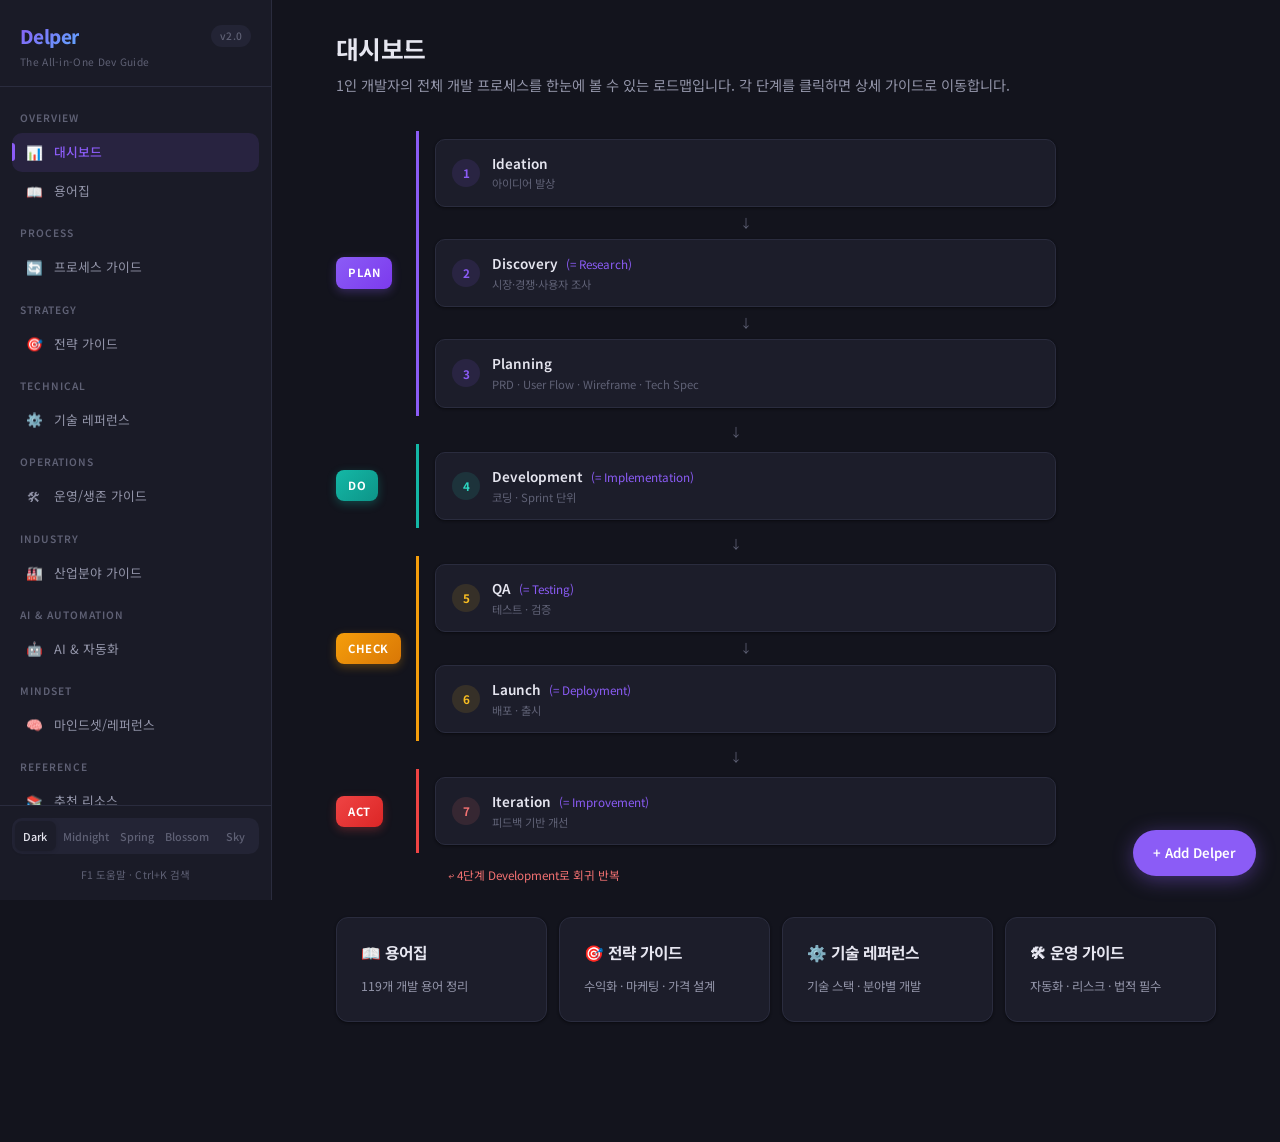
<file: index.html>
<!DOCTYPE html>
<html lang="ko" data-theme="dark">
<head>
  <meta charset="UTF-8">
  <meta name="viewport" content="width=device-width, initial-scale=1.0">
  <title>Delper — The All-in-One Dev Guide</title>
  <meta name="description" content="프로세스부터 수익화까지, 개발자를 위한 올인원 레퍼런스">
  <meta property="og:title" content="Delper — The All-in-One Dev Guide">
  <meta property="og:description" content="프로세스부터 수익화까지, 개발자를 위한 올인원 레퍼런스">
  <meta property="og:image" content="https://bombcodee.github.io/Delper/og-image.jpg">
  <meta property="og:image:width" content="1200">
  <meta property="og:image:height" content="630">
  <meta property="og:type" content="website">
  <meta property="og:url" content="https://bombcodee.github.io/Delper/">
  <meta name="twitter:card" content="summary_large_image">
  <meta name="twitter:title" content="Delper — The All-in-One Dev Guide">
  <meta name="twitter:description" content="프로세스부터 수익화까지, 개발자를 위한 올인원 레퍼런스">
  <meta name="twitter:image" content="https://bombcodee.github.io/Delper/og-image.jpg">
  <link rel="preconnect" href="https://fonts.googleapis.com">
  <link rel="preconnect" href="https://fonts.gstatic.com" crossorigin>
  <link href="https://fonts.googleapis.com/css2?family=Noto+Sans+KR:wght@300;400;500;700&family=JetBrains+Mono:wght@400;500&display=swap" rel="stylesheet">
  <link rel="stylesheet" href="css/variables.css">
  <link rel="stylesheet" href="css/base.css">
  <link rel="stylesheet" href="css/layout.css">
  <link rel="stylesheet" href="css/components.css">
  <link rel="stylesheet" href="css/sections.css">
</head>
<body>

<!-- ===== HAMBURGER (Mobile) ===== -->
<button class="hamburger" onclick="toggleSidebar()" aria-label="메뉴 열기">☰</button>
<div class="mob-overlay" id="mobOverlay" onclick="toggleSidebar()"></div>

<div class="layout">
<!-- ===== SIDEBAR ===== -->
<aside class="sidebar" id="sidebar">
  <div class="sidebar-header">
    <div class="sidebar-header-top">
      <h1>Delper</h1>
      <span>v2.0</span>
    </div>
    <div class="sidebar-subtitle">The All-in-One Dev Guide</div>
  </div>
  <nav class="sidebar-nav">
    <div class="nav-section">
      <div class="nav-section-title">Overview</div>
      <div class="nav-item active" data-section="dashboard" onclick="showSection('dashboard')">
        <span class="icon">📊</span> 대시보드
      </div>
      <div class="nav-item" data-section="glossary" onclick="showSection('glossary')">
        <span class="icon">📖</span> 용어집
      </div>
    </div>
    <div class="nav-section">
      <div class="nav-section-title">Process</div>
      <div class="nav-item" data-section="process" onclick="showSection('process')">
        <span class="icon">🔄</span> 프로세스 가이드
      </div>
    </div>
    <div class="nav-section">
      <div class="nav-section-title">Strategy</div>
      <div class="nav-item" data-section="strategy" onclick="showSection('strategy')">
        <span class="icon">🎯</span> 전략 가이드
      </div>
    </div>
    <div class="nav-section">
      <div class="nav-section-title">Technical</div>
      <div class="nav-item" data-section="techref" onclick="showSection('techref')">
        <span class="icon">⚙️</span> 기술 레퍼런스
      </div>
    </div>
    <div class="nav-section">
      <div class="nav-section-title">Operations</div>
      <div class="nav-item" data-section="ops" onclick="showSection('ops')">
        <span class="icon">🛠</span> 운영/생존 가이드
      </div>
    </div>
    <div class="nav-section">
      <div class="nav-section-title">Industry</div>
      <div class="nav-item" data-section="industry" onclick="showSection('industry')">
        <span class="icon">🏭</span> 산업분야 가이드
      </div>
    </div>
    <div class="nav-section">
      <div class="nav-section-title">AI & Automation</div>
      <div class="nav-item" data-section="ai" onclick="showSection('ai')">
        <span class="icon">🤖</span> AI & 자동화
      </div>
    </div>
    <div class="nav-section">
      <div class="nav-section-title">Mindset</div>
      <div class="nav-item" data-section="mindset" onclick="showSection('mindset')">
        <span class="icon">🧠</span> 마인드셋/레퍼런스
      </div>
    </div>
    <div class="nav-section">
      <div class="nav-section-title">Reference</div>
      <div class="nav-item" data-section="reference" onclick="showSection('reference')">
        <span class="icon">📚</span> 추천 리소스
      </div>
    </div>
  </nav>
  <div class="sidebar-footer">
    <div class="theme-switcher">
      <button class="theme-btn active" onclick="setTheme('dark')">Dark</button>
      <button class="theme-btn" onclick="setTheme('midnight')">Midnight</button>
      <button class="theme-btn" onclick="setTheme('spring')">Spring</button>
      <button class="theme-btn" onclick="setTheme('blossom')">Blossom</button>
      <button class="theme-btn" onclick="setTheme('sky')">Sky</button>
    </div>
    <div class="help-hint">F1 도움말 · Ctrl+K 검색</div>
  </div>
</aside>

<!-- ===== MAIN ===== -->
<main class="main">
<div class="content">

<!-- ================================================================
     SECTION 1: DASHBOARD
     ================================================================ -->
<div class="section active" id="sec-dashboard">
  <h2 class="section-title">대시보드</h2>
  <p class="section-desc">1인 개발자의 전체 개발 프로세스를 한눈에 볼 수 있는 로드맵입니다. 각 단계를 클릭하면 상세 가이드로 이동합니다.</p>

  <!-- PDCA Process Diagram -->
  <div class="pdca-container">
    <!-- PLAN -->
    <div class="pdca-group">
      <div class="pdca-group-label">
        <div class="pdca-badge pdca-badge--plan">PLAN</div>
      </div>
      <div class="pdca-group-steps pdca-group-steps--plan">
        <div class="process-step step-plan" onclick="showSection('process','proc-ideation')">
          <div class="step-num">1</div>
          <div class="step-info"><div class="step-title">Ideation</div><div class="step-sub">아이디어 발상</div></div>
        </div>
        <div class="step-arrow">↓</div>
        <div class="process-step step-plan" onclick="showSection('process','proc-discovery')">
          <div class="step-num">2</div>
          <div class="step-info"><div class="step-title">Discovery <span class="step-alias">(= Research)</span></div><div class="step-sub">시장·경쟁·사용자 조사</div></div>
        </div>
        <div class="step-arrow">↓</div>
        <div class="process-step step-plan" onclick="showSection('process','proc-planning')">
          <div class="step-num">3</div>
          <div class="step-info"><div class="step-title">Planning</div><div class="step-sub">PRD · User Flow · Wireframe · Tech Spec</div></div>
        </div>
      </div>
    </div>
    <div class="step-arrow pdca-arrow">↓</div>

    <!-- DO -->
    <div class="pdca-group">
      <div class="pdca-group-label">
        <div class="pdca-badge pdca-badge--do">DO</div>
      </div>
      <div class="pdca-group-steps pdca-group-steps--do">
        <div class="process-step step-do" onclick="showSection('process','proc-dev')">
          <div class="step-num">4</div>
          <div class="step-info"><div class="step-title">Development <span class="step-alias">(= Implementation)</span></div><div class="step-sub">코딩 · Sprint 단위</div></div>
        </div>
      </div>
    </div>
    <div class="step-arrow pdca-arrow">↓</div>

    <!-- CHECK -->
    <div class="pdca-group">
      <div class="pdca-group-label">
        <div class="pdca-badge pdca-badge--check">CHECK</div>
      </div>
      <div class="pdca-group-steps pdca-group-steps--check">
        <div class="process-step step-check" onclick="showSection('process','proc-qa')">
          <div class="step-num">5</div>
          <div class="step-info"><div class="step-title">QA <span class="step-alias">(= Testing)</span></div><div class="step-sub">테스트 · 검증</div></div>
        </div>
        <div class="step-arrow">↓</div>
        <div class="process-step step-check" onclick="showSection('process','proc-launch')">
          <div class="step-num">6</div>
          <div class="step-info"><div class="step-title">Launch <span class="step-alias">(= Deployment)</span></div><div class="step-sub">배포 · 출시</div></div>
        </div>
      </div>
    </div>
    <div class="step-arrow pdca-arrow">↓</div>

    <!-- ACT -->
    <div class="pdca-group">
      <div class="pdca-group-label">
        <div class="pdca-badge pdca-badge--act">ACT</div>
      </div>
      <div class="pdca-group-steps pdca-group-steps--act">
        <div class="process-step step-act" onclick="showSection('process','proc-iteration')">
          <div class="step-num">7</div>
          <div class="step-info"><div class="step-title">Iteration <span class="step-alias">(= Improvement)</span></div><div class="step-sub">피드백 기반 개선</div></div>
        </div>
      </div>
    </div>
    <div class="return-arrow">↩ 4단계 Development로 회귀 반복</div>
  </div>

  <!-- Quick Access Cards -->
  <div class="stat-grid">
    <div class="card card--clickable" onclick="showSection('glossary')">
      <div class="card-title">📖 용어집</div>
      <p class="card-desc">119개 개발 용어 정리</p>
    </div>
    <div class="card card--clickable" onclick="showSection('strategy')">
      <div class="card-title">🎯 전략 가이드</div>
      <p class="card-desc">수익화 · 마케팅 · 가격 설계</p>
    </div>
    <div class="card card--clickable" onclick="showSection('techref')">
      <div class="card-title">⚙️ 기술 레퍼런스</div>
      <p class="card-desc">기술 스택 · 분야별 개발</p>
    </div>
    <div class="card card--clickable" onclick="showSection('ops')">
      <div class="card-title">🛠 운영 가이드</div>
      <p class="card-desc">자동화 · 리스크 · 법적 필수</p>
    </div>
  </div>
</div>

<!-- ================================================================
     SECTION 2: GLOSSARY (rendered by JS from data)
     ================================================================ -->
<div class="section" id="sec-glossary">
  <h2 class="section-title">용어집</h2>
  <p class="section-desc">개발 프로세스 전반에서 사용되는 핵심 용어 <strong id="glossaryTotal">0</strong>개를 카테고리별로 정리했습니다.</p>

  <input type="text" class="glossary-search" id="glossarySearch" placeholder="용어 검색... (예: PRD, MVP, CI/CD)" oninput="filterGlossary()">

  <div class="glossary-filters" id="glossaryFilters">
    <button class="filter-btn filter-btn--bookmark" data-filter="bookmarked" onclick="setGlossaryFilter('bookmarked')">★ 즐겨찾기(<span id="bookmarkCount">0</span>)</button>
    <button class="filter-btn active" data-filter="all" onclick="setGlossaryFilter('all')">전체(<span class="filter-count" data-cat="all">0</span>)</button>
    <button class="filter-btn" data-filter="doc" onclick="setGlossaryFilter('doc')">기획 문서(<span class="filter-count" data-cat="doc">0</span>)</button>
    <button class="filter-btn" data-filter="method" onclick="setGlossaryFilter('method')">방법론(<span class="filter-count" data-cat="method">0</span>)</button>
    <button class="filter-btn" data-filter="phase" onclick="setGlossaryFilter('phase')">프로세스 단계(<span class="filter-count" data-cat="phase">0</span>)</button>
    <button class="filter-btn" data-filter="discovery" onclick="setGlossaryFilter('discovery')">Discovery(<span class="filter-count" data-cat="discovery">0</span>)</button>
    <button class="filter-btn" data-filter="devpractice" onclick="setGlossaryFilter('devpractice')">Development 실무(<span class="filter-count" data-cat="devpractice">0</span>)</button>
    <button class="filter-btn" data-filter="design-decision" onclick="setGlossaryFilter('design-decision')">설계 결정(<span class="filter-count" data-cat="design-decision">0</span>)</button>
    <button class="filter-btn" data-filter="qa" onclick="setGlossaryFilter('qa')">QA/테스트(<span class="filter-count" data-cat="qa">0</span>)</button>
    <button class="filter-btn" data-filter="launch" onclick="setGlossaryFilter('launch')">Launch/배포(<span class="filter-count" data-cat="launch">0</span>)</button>
    <button class="filter-btn" data-filter="ops" onclick="setGlossaryFilter('ops')">운영/개선(<span class="filter-count" data-cat="ops">0</span>)</button>
  </div>

  <div id="glossaryList"><!-- Rendered by glossary.js from GLOSSARY_DATA --></div>
</div>

<!-- ================================================================
     SECTION 3: PROCESS GUIDE
     ================================================================ -->
<div class="section" id="sec-process">
  <h2 class="section-title">프로세스 상세 가이드</h2>
  <p class="section-desc">각 개발 단계에서 무엇을 하고, 어떻게 하고, 무엇을 주의해야 하는지를 실전 수준으로 정리했습니다.</p>

  <!-- 1. IDEATION -->
  <div class="accordion" id="proc-ideation">
    <div class="accordion-header" onclick="toggleAccordion(this)"><h3>💡 1. Ideation — 아이디어 발상</h3><span class="accordion-arrow">▶</span></div>
    <div class="accordion-body"><div class="accordion-content">
      <p class="content-lead"><strong>이 단계의 목표:</strong> "풀 가치가 있는 문제"를 찾고, 한 문장으로 정의하는 것.</p>

      <h4 class="content-heading content-heading--purple">실전 방법</h4>
      <p class="content-text"><strong>1. Problem Statement 작성법:</strong> "[타겟 사용자]는 [상황]에서 [문제]를 겪고 있다." 형식으로 작성. 예: "ADHD 성향의 사람들은 비구조화된 생각을 정리하는 데 과도한 인지 부하를 겪고 있다."</p>
      <p class="content-text"><strong>2. Value Proposition 작성법:</strong> "[제품]은 [타겟]이 [문제]를 해결할 수 있게 [핵심 가치]를 제공한다." 형식. Problem Statement의 답이 되어야 함.</p>
      <p class="content-text"><strong>3. Feasibility Study:</strong> 세 가지를 확인 — ① 기술적으로 만들 수 있는가? (AI API 존재 여부, 핵심 기능 구현 가능성) ② 비용이 감당 가능한가? (AI API 월 예상 비용, 서버 비용) ③ 시장이 존재하는가? (검색량, 커뮤니티 반응)</p>

      <h4 class="content-heading content-heading--default">산출물 체크리스트</h4>
      <ul class="checklist">
        <li onclick="toggleCheck(this)"><span class="check-box"></span>Problem Statement 한 문장 작성 완료</li>
        <li onclick="toggleCheck(this)"><span class="check-box"></span>Value Proposition 한 문장 작성 완료</li>
        <li onclick="toggleCheck(this)"><span class="check-box"></span>기술적 가능성 확인 (핵심 API/기술 존재 여부)</li>
        <li onclick="toggleCheck(this)"><span class="check-box"></span>월 예상 비용 대략 계산 (서버 + API + 도메인)</li>
        <li onclick="toggleCheck(this)"><span class="check-box"></span>비슷한 제품 3개 이상 검색 완료</li>
      </ul>

      <h4 class="content-heading content-heading--green">통과 기준</h4>
      <p class="content-text">Problem Statement와 Value Proposition이 명확하고, 기술적으로 구현 가능하며, 비용이 런웨이 내에서 감당 가능하면 다음 단계로.</p>

      <div class="anti-card">
        <h4>⚠️ 실패 패턴</h4>
        <p>"이거 대박이야!" 확신만으로 검증 없이 바로 코딩 시작. 아이디어에 반했을 때가 가장 위험. 최소 1~2일은 냉각기를 두고 객관적으로 재검토.</p>
      </div>
    </div></div>
  </div>

  <!-- 2. DISCOVERY -->
  <div class="accordion" id="proc-discovery">
    <div class="accordion-header" onclick="toggleAccordion(this)"><h3>🔍 2. Discovery — 시장·경쟁·사용자 조사</h3><span class="accordion-arrow">▶</span></div>
    <div class="accordion-body"><div class="accordion-content">
      <p class="content-lead"><strong>이 단계의 목표:</strong> "이 제품을 만들 가치가 있는가?"를 데이터로 확인하는 것. 실제 0순위 단계.</p>

      <h4 class="content-heading content-heading--purple">실전 방법 (이 순서대로)</h4>
      <p class="content-text"><strong>1단계: Competitive Analysis (경쟁 분석)</strong><br>→ 비슷한 제품 5~10개 찾기. 각각의 핵심 기능, 가격, 타겟, 장단점을 표로 정리.<br>→ 핵심 질문: "이미 있는데 왜 또 만드는가?" — 답이 명확하지 않으면 차별점이 없는 것.<br>→ 도구: Google, Product Hunt, 디스콰이엇, 앱스토어 검색</p>
      <p class="content-text"><strong>2단계: User Persona 정의</strong><br>→ 1~2개만. 너무 많으면 초점이 흐려짐.<br>→ 형식: 이름, 나이, 직업, 핵심 고민, 현재 해결 방법, 불만족 포인트.<br>→ 예: "민수, 28세, 프리랜서 개발자, ADHD 진단, 노션 쓰다 포기, 생각이 정리 안 돼서 프로젝트 시작을 못 함"</p>
      <p class="content-text"><strong>3단계: TAM/SAM/SOM 시장 규모</strong><br>→ TAM(전체 시장): 전 세계 노트/생산성 앱 시장<br>→ SAM(접근 가능): 한국어 사용자 중 AI 노트앱에 관심 있는 사람<br>→ SOM(실제 확보 가능): 첫 6개월 내 현실적으로 확보할 수 있는 유료 사용자 수<br>→ 정확한 숫자보다 "이 시장이 충분히 큰가?"의 감을 잡는 게 목적</p>
      <p class="content-text"><strong>4단계: User Interview / Survey</strong><br>→ 최소 5명. 타겟 사용자에게 직접 물어봐야 함.<br>→ The Mom Test 원칙: "이런 앱 만들면 쓸 거예요?"는 나쁜 질문 (다들 "네"라고 답함). "지금 이 문제를 어떻게 해결하고 있어요?" "마지막으로 이 문제 때문에 고생한 게 언제예요?"가 좋은 질문.<br>→ 채널: Reddit, 커뮤니티, 카카오톡 오픈채팅, 지인</p>

      <h4 class="content-heading content-heading--default">산출물 체크리스트</h4>
      <ul class="checklist">
        <li onclick="toggleCheck(this)"><span class="check-box"></span>경쟁 제품 비교표 작성 (5개 이상)</li>
        <li onclick="toggleCheck(this)"><span class="check-box"></span>차별화 포인트 한 문장 정리</li>
        <li onclick="toggleCheck(this)"><span class="check-box"></span>User Persona 1~2개 작성</li>
        <li onclick="toggleCheck(this)"><span class="check-box"></span>TAM/SAM/SOM 대략적 감 잡기</li>
        <li onclick="toggleCheck(this)"><span class="check-box"></span>User Interview 최소 5명 완료</li>
        <li onclick="toggleCheck(this)"><span class="check-box"></span>인터뷰에서 발견한 핵심 인사이트 3개 이상 정리</li>
      </ul>

      <h4 class="content-heading content-heading--green">통과 기준</h4>
      <p class="content-text">인터뷰 대상 5명 중 3명 이상이 "이 문제를 실제로 겪고 있다"고 답하고, 현재 대안에 불만족하며, 차별화 포인트가 명확하면 다음 단계로.</p>

      <div class="anti-card">
        <h4>⚠️ 실패 패턴</h4>
        <p>Discovery를 건너뛰고 바로 Planning으로 가는 것. "조사할 시간에 만드는 게 빠르다"는 착각. 이 단계를 1주만 해도 6개월간 잘못된 방향으로 만드는 것을 막을 수 있음.</p>
      </div>
    </div></div>
  </div>

  <!-- 3. PLANNING -->
  <div class="accordion" id="proc-planning">
    <div class="accordion-header" onclick="toggleAccordion(this)"><h3>📋 3. Planning — 기획</h3><span class="accordion-arrow">▶</span></div>
    <div class="accordion-body"><div class="accordion-content">
      <p class="content-lead"><strong>이 단계의 목표:</strong> "뭘 어떻게 만들 건가"를 문서로 확정하는 것. 바이브코딩에서 AI에게 줄 컨텍스트의 품질이 여기서 결정됨.</p>

      <h4 class="content-heading content-heading--purple">PRD 작성법 (1인 개발 최적화)</h4>
      <p class="content-text">PRD 하나에 BRD + AC를 통합. 구조:</p>
      <div class="card">
        <p class="content-text"><strong>1. 왜 만드는가 (BRD 영역)</strong> — Problem Statement, Value Proposition, 타겟 사용자, 성공 지표<br>
        <strong>2. 뭘 만드는가</strong> — 기능 목록을 MoSCoW로 분류<br>
        &nbsp;&nbsp;→ <span class="text-green">Must</span>: 이게 없으면 제품이 아님 (MVP 핵심)<br>
        &nbsp;&nbsp;→ <span class="text-blue">Should</span>: 있으면 훨씬 좋지만 v1에 없어도 됨<br>
        &nbsp;&nbsp;→ <span class="text-amber">Could</span>: 여유 있으면 넣을 것<br>
        &nbsp;&nbsp;→ <span class="text-red">Won't</span>: 이번에는 명시적으로 안 함<br>
        <strong>3. 각 기능별 AC</strong> — "정리 버튼 클릭 → 10초 내 결과 표시" 같은 완료 기준<br>
        <strong>4. Edge Case</strong> — "빈 텍스트 입력 시?", "10만 글자 입력 시?", "네트워크 끊김 시?"</p>
      </div>

      <h4 class="content-heading content-heading--teal">User Flow 작성법</h4>
      <p class="content-text">핵심 시나리오 3~5개만. 모든 경로를 그리려 하면 끝이 없음.<br>→ 시나리오 1: 신규 가입 → 온보딩 → 첫 노트 작성 → 정리 요청 → 결과 확인<br>→ 시나리오 2: 기존 사용자 → 로그인 → 이전 노트 열기 → 추가 작성 → 정리<br>→ 시나리오 3: 무료→유료 전환 흐름<br>도구: Excalidraw(무료), FigJam, 종이+펜도 충분.</p>

      <h4 class="content-heading content-heading--blue">Wireframe 실전 팁</h4>
      <p class="content-text">User Flow의 각 화면을 스케치. 예쁠 필요 없고 요소 배치만.<br>→ 한 화면에 핵심 행동(CTA)이 하나만 있는지 확인<br>→ 모바일 화면도 같이 그려야 반응형 설계를 미리 고려할 수 있음</p>

      <h4 class="content-heading content-heading--coral">Tech Spec 작성법</h4>
      <p class="content-text">→ 기술 스택 확정 (프론트, 백엔드, DB, 배포, 인증, 결제)<br>→ DB 스키마 초안 (ERD) — 최소한 핵심 테이블과 관계<br>→ API 엔드포인트 목록 — 각 기능에 필요한 API 정리<br>→ 외부 서비스 연동 목록 (AI API, 인증, 결제, 파일 저장소)<br>→ 인증 방식 결정 (이메일/소셜 로그인, JWT/세션)</p>

      <h4 class="content-heading content-heading--amber">Estimation (공수 산정) 실전법</h4>
      <p class="content-text">→ Must 기능 각각에 예상 시간 할당<br>→ 자기가 예상한 시간에 ×2를 곱하기 (경험적으로 항상 2배 걸림)<br>→ 전체 합이 4주 이내면 적정 MVP. 6주 넘으면 Must를 더 줄여야 함<br>→ 2주 스프린트 단위로 쪼개서 "1차 스프린트에서 뭘 할지"까지 결정</p>

      <h4 class="content-heading content-heading--default">산출물 체크리스트</h4>
      <ul class="checklist">
        <li onclick="toggleCheck(this)"><span class="check-box"></span>PRD 작성 완료 (BRD + 기능 MoSCoW + AC + Edge Case)</li>
        <li onclick="toggleCheck(this)"><span class="check-box"></span>User Flow 핵심 시나리오 3~5개</li>
        <li onclick="toggleCheck(this)"><span class="check-box"></span>Wireframe 주요 화면</li>
        <li onclick="toggleCheck(this)"><span class="check-box"></span>Tech Spec (스택 + DB 스키마 + API 목록)</li>
        <li onclick="toggleCheck(this)"><span class="check-box"></span>외부 서비스 연동 목록</li>
        <li onclick="toggleCheck(this)"><span class="check-box"></span>MVP Definition (Must만 추출)</li>
        <li onclick="toggleCheck(this)"><span class="check-box"></span>Estimation 완료 (×2 적용, 4주 이내 확인)</li>
        <li onclick="toggleCheck(this)"><span class="check-box"></span>1차 스프린트 범위 확정</li>
      </ul>

      <div class="anti-card">
        <h4>⚠️ 실패 패턴: Feature Creep</h4>
        <p>MVP에 "이것도 있으면 좋겠다"를 계속 추가하다 영원히 출시 못 함. Won't 목록에 넣은 건 진짜로 안 만들어야 함. Must에 있는 기능도 의심하기 — "이거 없으면 진짜 제품이 안 되나?"</p>
      </div>
    </div></div>
  </div>

  <!-- 4. DEVELOPMENT -->
  <div class="accordion" id="proc-dev">
    <div class="accordion-header" onclick="toggleAccordion(this)"><h3>💻 4. Development — 코딩</h3><span class="accordion-arrow">▶</span></div>
    <div class="accordion-body"><div class="accordion-content">
      <p class="content-lead"><strong>이 단계의 목표:</strong> Planning의 산출물에 따라 동작하는 코드를 만드는 것. Sprint 단위로 쪼개서 2주마다 동작하는 결과물을 만들기.</p>

      <h4 class="content-heading content-heading--purple">개발 시작 전 환경 세팅</h4>
      <ul class="checklist">
        <li onclick="toggleCheck(this)"><span class="check-box"></span>GitHub 레포 생성 + .gitignore 설정</li>
        <li onclick="toggleCheck(this)"><span class="check-box"></span>브랜치 전략 결정 — 1인 개발: main + feature 브랜치면 충분</li>
        <li onclick="toggleCheck(this)"><span class="check-box"></span>커밋 컨벤션 설정 — feat: / fix: / refactor: / docs: 형식</li>
        <li onclick="toggleCheck(this)"><span class="check-box"></span>Linting/Formatting 설정 (ESLint + Prettier)</li>
        <li onclick="toggleCheck(this)"><span class="check-box"></span>TypeScript 설정 (규모가 커질 제품이면)</li>
        <li onclick="toggleCheck(this)"><span class="check-box"></span>환경변수(.env) 설정 — .env.local / .env.production 분리</li>
        <li onclick="toggleCheck(this)"><span class="check-box"></span>CI/CD 설정 — push하면 자동 배포 (Vercel이면 자동)</li>
        <li onclick="toggleCheck(this)"><span class="check-box"></span>CLAUDE.md 작성 — 프로젝트 구조, 기술 스택, 코딩 규칙 정리</li>
        <li onclick="toggleCheck(this)"><span class="check-box"></span>AI Mock 데이터 준비 — 개발 중 실제 API 호출 비용 절감</li>
      </ul>

      <h4 class="content-heading content-heading--teal">Sprint 운영법 (1인 개발 버전)</h4>
      <p class="content-text">→ 1 Sprint = 2주. 매 스프린트 시작 시 "이번 2주에 뭘 만들지" 3~5개 태스크 선정.<br>→ 각 태스크는 하루 안에 끝낼 수 있는 크기로 쪼개기. "로그인 기능"이 아니라 "소셜 로그인 버튼 UI", "Google OAuth 연동", "로그인 후 리다이렉트" 같은 단위.<br>→ Kanban 보드 (Notion/Linear)에 Todo → In Progress → Done으로 관리.<br>→ 스프린트 끝날 때 동작하는 결과물이 있어야 함. 안 되면 스코프를 줄인 것.</p>

      <h4 class="content-heading content-heading--blue">바이브코딩 실전 팁</h4>
      <p class="content-text">→ AI에게 지시할 때 PRD의 해당 기능 + AC + Tech Spec을 같이 줘야 일관된 코드가 나옴<br>→ "이거 만들어줘"보다 "User Flow 3단계의 화면을 만들어줘. Tech Spec의 API 구조를 따르고, AC는 이거야"가 10배 나은 결과물을 줌<br>→ AI가 만든 코드는 반드시 읽고 이해한 후 커밋. 이해 안 되면 설명 요청.<br>→ 하루 끝에 10분간 Code Review 시간 — "오늘 만든 코드에서 나중에 문제 될 것" 체크</p>

      <h4 class="content-heading content-heading--coral">Refactoring 타이밍</h4>
      <p class="content-text">→ "나중에 고치지" 하면 영원히 안 고침. Technical Debt를 의식적으로 추적.<br>→ 규칙: 같은 코드를 3번 복붙하면 그때 리팩토링. 그전에는 중복이 아직 패턴이 안 된 것.<br>→ 매 3번째 스프린트는 새 기능 대신 리팩토링 스프린트로. 기술 부채를 주기적으로 갚기.</p>

      <h4 class="content-heading content-heading--amber">개발 순서 (이 순서가 중요)</h4>
      <p class="content-text">① 인증 (로그인/회원가입) — 모든 기능의 기반<br>② DB 스키마 + 핵심 CRUD — 데이터 구조가 잡혀야 화면을 만들 수 있음<br>③ 핵심 기능 1개 — 제품의 존재 이유. SWAI면 "텍스트 입력 → AI 정리"<br>④ 기본 UI/레이아웃 — 네비게이션, 사이드바, 기본 페이지 구조<br>⑤ 나머지 Must 기능들<br>⑥ 결제/구독 (유료 제품이면)</p>
    </div></div>
  </div>

  <!-- 5. QA -->
  <div class="accordion" id="proc-qa">
    <div class="accordion-header" onclick="toggleAccordion(this)"><h3>✅ 5. QA — 테스트·검증</h3><span class="accordion-arrow">▶</span></div>
    <div class="accordion-body"><div class="accordion-content">
      <p class="content-lead"><strong>이 단계의 목표:</strong> 만든 게 제대로 동작하는지 확인. 1인 개발자가 현실적으로 할 수 있는 수준으로.</p>

      <h4 class="content-heading content-heading--purple">테스트 피라미드 (1인 개발 현실 버전)</h4>
      <p class="content-text">교과서적인 테스트 피라미드는 Unit → Integration → E2E 순서지만, 1인 개발에서는 현실적으로:</p>
      <div class="card">
        <p class="content-text"><strong class="text-green">반드시 해야 할 것:</strong><br>→ Smoke Test: 배포 후 핵심 기능 3~5개 수동 확인. "로그인 되나? 노트 만들어지나? 정리 동작하나?"<br>→ Unit Test: 핵심 비즈니스 로직에만. 모든 함수에 테스트를 쓸 필요 없음. "돈이나 데이터 무결성에 관련된 로직"에만.<br>→ Cross-browser: 크롬 + 사파리 + 모바일 최소 확인. 실제 디바이스로.</p>
        <p class="content-text"><strong class="text-blue">하면 좋은 것:</strong><br>→ UAT: 주변 사람 2~3명에게 "이거 써봐"하고 옆에서 지켜보기. 어디서 멈추는지, 뭘 헷갈려하는지 관찰.<br>→ Integration Test: API 엔드포인트별 요청/응답 확인.</p>
        <p class="content-text"><strong class="text-muted">나중에 해도 되는 것:</strong><br>→ E2E Test (Playwright/Cypress): 기능이 10개 이상으로 늘어났을 때.<br>→ Load Test: 사용자 1000명 이상 될 때.<br>→ Regression Test 자동화: 릴리즈 주기가 빨라졌을 때.</p>
      </div>

      <h4 class="content-heading content-heading--teal">테스트 판단 기준</h4>
      <p class="content-text">"이 기능이 깨지면 사용자가 돈을 잃거나, 데이터를 잃거나, 서비스를 못 쓰는가?" — Yes면 테스트 필수. No면 수동 확인으로 충분.</p>

      <h4 class="content-heading content-heading--default">QA 체크리스트</h4>
      <ul class="checklist">
        <li onclick="toggleCheck(this)"><span class="check-box"></span>핵심 기능 Smoke Test 통과</li>
        <li onclick="toggleCheck(this)"><span class="check-box"></span>결제/데이터 관련 로직 Unit Test 작성</li>
        <li onclick="toggleCheck(this)"><span class="check-box"></span>Chrome + Safari + 모바일 기본 확인</li>
        <li onclick="toggleCheck(this)"><span class="check-box"></span>주변 2~3명 UAT 완료</li>
        <li onclick="toggleCheck(this)"><span class="check-box"></span>에러 발생 시 사용자에게 보이는 화면 확인 (빈 화면 아닌지)</li>
        <li onclick="toggleCheck(this)"><span class="check-box"></span>네트워크 끊김/느린 환경 테스트</li>
      </ul>
    </div></div>
  </div>

  <!-- 6. LAUNCH -->
  <div class="accordion" id="proc-launch">
    <div class="accordion-header" onclick="toggleAccordion(this)"><h3>🚀 6. Launch — 배포·출시</h3><span class="accordion-arrow">▶</span></div>
    <div class="accordion-body"><div class="accordion-content">
      <p class="content-lead"><strong>이 단계의 목표:</strong> 제품을 세상에 내놓고, 초기 사용자를 확보하는 것.</p>

      <h4 class="content-heading content-heading--purple">Launch 전략 선택</h4>
      <div class="card">
        <p class="content-text"><strong>옵션 A: Closed Beta (초대제)</strong> — 10~50명에게만 공개. 피드백 밀도 높음. "초대받은" 느낌으로 충성도 형성. Waitlist로 기대감 조성.<br><strong>옵션 B: Open Beta</strong> — 누구나 가입 가능하되 "Beta" 딱지 붙이기. 버그에 대한 관용 확보. 빠른 사용자 확보.<br><strong>옵션 C: 정식 출시</strong> — 완성도 높을 때. Product Hunt / 디스콰이엇 런치와 동시에.</p>
      </div>
      <p class="content-text">1인 개발자 추천: 옵션 A → B → C 순서. Closed Beta로 핵심 피드백 받고, Open Beta로 확장하고, 정식 출시.</p>

      <h4 class="content-heading content-heading--teal">Product Hunt / 디스콰이엇 런치 준비</h4>
      <p class="content-text">→ 런치 2주 전: 랜딩 페이지 완성, OG 태그 설정, 스크린샷/GIF 준비, 한 줄 설명 확정<br>→ 런치 1주 전: 커뮤니티에 미리 공유 (빌드 인 퍼블릭), 지인에게 런치 당일 업보트 요청<br>→ 런치 당일: 오전 9시(PST) 게시, 댓글에 실시간 응답, SNS에 공유<br>→ 런치 후: 방문자 → 가입 전환율 실시간 추적, 피드백 즉시 반영</p>

      <h4 class="content-heading content-heading--coral">GTM (Go-To-Market) 실전</h4>
      <p class="content-text">→ 채널 1순위: 타겟 사용자가 이미 모여있는 곳 (ADHD 커뮤니티, 생산성 포럼, 개발자 커뮤니티)<br>→ 채널 2순위: SEO (블로그 글 3~5개 미리 작성해서 런치와 동시에 게시)<br>→ 채널 3순위: 소셜 미디어 (트위터/X에 빌드 과정 공유해왔다면 런치 때 팔로워가 초기 사용자)</p>

      <h4 class="content-heading content-heading--default">Launch 체크리스트</h4>
      <ul class="checklist">
        <li onclick="toggleCheck(this)"><span class="check-box"></span>HTTPS 적용 확인</li>
        <li onclick="toggleCheck(this)"><span class="check-box"></span>환경변수 production 설정 확인</li>
        <li onclick="toggleCheck(this)"><span class="check-box"></span>에러 트래킹 연동 (Sentry)</li>
        <li onclick="toggleCheck(this)"><span class="check-box"></span>Analytics 연동 (Google Analytics / PostHog)</li>
        <li onclick="toggleCheck(this)"><span class="check-box"></span>개인정보처리방침 게시</li>
        <li onclick="toggleCheck(this)"><span class="check-box"></span>이용약관 게시</li>
        <li onclick="toggleCheck(this)"><span class="check-box"></span>사업자 정보 하단 표시</li>
        <li onclick="toggleCheck(this)"><span class="check-box"></span>OG 태그 / Social Preview 설정 + 카카오톡 공유 테스트</li>
        <li onclick="toggleCheck(this)"><span class="check-box"></span>Google Search Console 등록</li>
        <li onclick="toggleCheck(this)"><span class="check-box"></span>Rollback Plan 준비 (문제 시 이전 버전 복구 방법)</li>
        <li onclick="toggleCheck(this)"><span class="check-box"></span>Beta/Launch 전략 결정 + 채널 확정</li>
        <li onclick="toggleCheck(this)"><span class="check-box"></span>랜딩 페이지 히어로 섹션 검증 (3초 안에 가치 전달?)</li>
        <li onclick="toggleCheck(this)"><span class="check-box"></span>온보딩 흐름 확인 (가입→첫 가치 경험까지 마찰 없는지)</li>
      </ul>
    </div></div>
  </div>

  <!-- 7. ITERATION -->
  <div class="accordion" id="proc-iteration">
    <div class="accordion-header" onclick="toggleAccordion(this)"><h3>🔄 7. Iteration — 피드백 기반 개선</h3><span class="accordion-arrow">▶</span></div>
    <div class="accordion-body"><div class="accordion-content">
      <p class="content-lead"><strong>이 단계의 목표:</strong> 사용자 데이터와 피드백을 기반으로 제품을 반복 개선. 4단계(Development)로 회귀하여 순환.</p>

      <h4 class="content-heading content-heading--purple">피드백 수집 방법</h4>
      <p class="content-text">→ 정량 데이터: Analytics (어디서 이탈하는지), Funnel 분석 (가입→활성화→결제 전환율)<br>→ 정성 데이터: 사용자 인터뷰, 인앱 피드백 버튼, 이메일 응답, 디스코드/커뮤니티 의견<br>→ 세션 녹화: Hotjar/Clarity로 사용자가 실제로 어떻게 쓰는지 관찰<br>→ NPS 설문: 가입 7일 후 / 30일 후에 자동 발송</p>

      <h4 class="content-heading content-heading--teal">우선순위 결정 프레임워크</h4>
      <p class="content-text">"다음에 뭘 할까?"를 결정하는 게 Iteration의 핵심. 이 매트릭스로 판단:</p>
      <div class="matrix-grid">
        <div class="matrix-cell" style="border-color:var(--green)"><h4 class="text-green">높은 영향 · 낮은 노력</h4><ul><li>즉시 실행. Quick Win.</li><li>버그 수정, 작은 UX 개선</li></ul></div>
        <div class="matrix-cell" style="border-color:var(--blue)"><h4 class="text-blue">높은 영향 · 높은 노력</h4><ul><li>다음 스프린트에 계획.</li><li>새 핵심 기능, 큰 리팩토링</li></ul></div>
        <div class="matrix-cell" style="border-color:var(--amber)"><h4 class="text-amber">낮은 영향 · 낮은 노력</h4><ul><li>여유 있을 때.</li><li>사소한 디자인 개선</li></ul></div>
        <div class="matrix-cell" style="border-color:var(--red)"><h4 class="text-red">낮은 영향 · 높은 노력</h4><ul><li>하지 않음.</li><li>과도한 기능, 오버엔지니어링</li></ul></div>
      </div>

      <h4 class="content-heading content-heading--coral">새 기능 vs 버그 수정 vs 기술 부채</h4>
      <p class="content-text">→ 경험적 최적 비율: 새 기능 60% + 버그 수정 20% + 기술 부채 20%<br>→ 사용자에게 영향을 주는 버그는 새 기능보다 항상 우선<br>→ 매 3번째 스프린트는 기술 부채 정리 스프린트로 예약<br>→ "이 기술 부채를 지금 안 갚으면 3개월 후에 어떻게 되는가?"로 긴급도 판단</p>

      <h4 class="content-heading content-heading--amber">Retrospective (회고) 실전법</h4>
      <p class="content-text">→ 매 스프린트(2주) 끝에 15분만 투자.<br>→ 3가지만 적기: ① 잘된 것 ② 안된 것 ③ 다음에 바꿀 것<br>→ 제품 회고가 아니라 프로세스 회고. "코드를 어떻게 고칠까"가 아니라 "일하는 방식을 어떻게 고칠까"</p>

      <h4 class="content-heading content-heading--green">PMF (Product-Market Fit) 판단 기준</h4>
      <p class="content-text">→ Day 30 잔존율 20% 이상이면 PMF에 가까움<br>→ "이 제품이 없어지면 매우 실망한다"고 답하는 사용자가 40% 이상이면 PMF<br>→ 3개월간 핵심 지표(North Star Metric)가 0성장이면 피벗 검토<br>→ 다만 초기 3개월은 자연스럽게 느림. 최소 6개월은 지켜봐야 함</p>

      <h4 class="content-heading content-heading--default">Iteration 체크리스트</h4>
      <ul class="checklist">
        <li onclick="toggleCheck(this)"><span class="check-box"></span>Analytics 데이터 주간 리뷰</li>
        <li onclick="toggleCheck(this)"><span class="check-box"></span>사용자 피드백 수집 채널 운영 중</li>
        <li onclick="toggleCheck(this)"><span class="check-box"></span>피드백을 영향/노력 매트릭스로 분류</li>
        <li onclick="toggleCheck(this)"><span class="check-box"></span>Retrospective 2주마다 실행</li>
        <li onclick="toggleCheck(this)"><span class="check-box"></span>Technical Debt 목록 관리 중</li>
        <li onclick="toggleCheck(this)"><span class="check-box"></span>North Star Metric 정의 및 추적 중</li>
        <li onclick="toggleCheck(this)"><span class="check-box"></span>Changelog 업데이트</li>
      </ul>
    </div></div>
  </div>
</div>

<!-- ================================================================
     SECTION 4: STRATEGY GUIDE
     ================================================================ -->
<div class="section" id="sec-strategy">
  <h2 class="section-title">전략 가이드</h2>
  <p class="section-desc">수익화, 가격 설계, 마케팅, 사용자 여정, KPI 등 사업 전략을 다룹니다.</p>

  <!-- Revenue Models -->
  <div class="accordion open">
    <div class="accordion-header" onclick="toggleAccordion(this)"><h3>💰 수익 모델 유형</h3><span class="accordion-arrow" style="transform:rotate(90deg)">▶</span></div>
    <div class="accordion-body" style="max-height:5000px"><div class="accordion-content">
      <table class="model-table">
        <thead><tr><th>모델</th><th>설명</th><th>적합한 경우</th></tr></thead>
        <tbody>
          <tr><td><strong>구독형 (SaaS)</strong></td><td>월/연 반복 결제. MRR이 핵심 지표</td><td>SWAI 같은 도구형 서비스</td></tr>
          <tr><td><strong>프리미엄</strong></td><td>기본 무료 + 고급 기능 유료</td><td>사용자 풀 확보가 중요할 때</td></tr>
          <tr><td><strong>원타임 결제</strong></td><td>한 번 구매로 영구 사용</td><td>템플릿, 플러그인, 디지털 상품</td></tr>
          <tr><td><strong>사용량 기반</strong></td><td>호출 횟수/용량에 따라 과금</td><td>AI API 서비스</td></tr>
          <tr><td><strong>광고 기반</strong></td><td>무료 서비스 + 광고 수익</td><td>유튜브 자동화, 미디어</td></tr>
          <tr><td><strong>마켓플레이스 수수료</strong></td><td>거래 중개 후 수수료</td><td>매칭/중개 플랫폼</td></tr>
          <tr><td><strong>라이선스/화이트라벨</strong></td><td>제품을 B2B로 통째 라이선스</td><td>B2B 고단가 수익</td></tr>
          <tr><td><strong>하이브리드</strong></td><td>위 모델 조합</td><td>대부분의 성공적 서비스</td></tr>
        </tbody>
      </table>
    </div></div>
  </div>

  <!-- Revenue Decision Tree -->
  <div class="accordion">
    <div class="accordion-header" onclick="toggleAccordion(this)"><h3>🌳 수익 모델 의사결정 트리</h3><span class="accordion-arrow">▶</span></div>
    <div class="accordion-body"><div class="accordion-content">
      <div class="decision-tree">
        <div class="decision-tree-root"><span class="badge badge-useful">어떤 제품인가?</span></div>
        <div class="decision-tree-branches">
          <div class="card">
            <h4 class="text-teal">도구/SaaS</h4>
            <p class="content-text">반복 사용 → <strong>구독형</strong></p>
            <p class="content-text">AI 호출 → <strong>사용량 기반</strong></p>
            <p class="content-text">무료 필요 → <strong>프리미엄</strong></p>
          </div>
          <div class="card">
            <h4 class="text-coral">디지털 상품</h4>
            <p class="content-text">템플릿 → <strong>원타임 결제</strong></p>
            <p class="content-text">데이터 API → <strong>사용량</strong></p>
            <p class="content-text">B2B → <strong>라이선스</strong></p>
          </div>
          <div class="card">
            <h4 class="text-amber">콘텐츠/미디어</h4>
            <p class="content-text">유튜브 → <strong>광고 기반</strong></p>
            <p class="content-text">오픈소스 → <strong>후원</strong></p>
            <p class="content-text">중개/매칭 → <strong>수수료</strong></p>
          </div>
          <div class="card">
            <h4 class="text-green">플랫폼/커뮤니티</h4>
            <p class="content-text">교육 → <strong>구독+원타임</strong></p>
            <p class="content-text">커뮤니티 → <strong>멤버십</strong></p>
            <p class="content-text">마켓 → <strong>수수료</strong></p>
          </div>
        </div>
        <div class="card" style="margin-top:12px;text-align:center;border-color:var(--green);padding:8px 20px;margin-bottom:0">
          <p class="content-text text-green" style="margin-bottom:0;font-size:0.85rem"><strong>대부분의 성공적 서비스 → 하이브리드 (위 모델을 2~3개 조합)</strong></p>
        </div>
      </div>
    </div></div>
  </div>

  <!-- Pricing Strategy -->
  <div class="accordion">
    <div class="accordion-header" onclick="toggleAccordion(this)"><h3>🏷 가격 설계 (Pricing Strategy)</h3><span class="accordion-arrow">▶</span></div>
    <div class="accordion-body"><div class="accordion-content">
      <div class="pricing-grid">
        <div class="pricing-card">
          <div class="pricing-card-title text-muted">STARTER</div>
          <div class="pricing-card-price">무료</div>
          <div class="pricing-card-desc">핵심 기능 제한<br>앵커링 + 소유 효과 유도</div>
        </div>
        <div class="pricing-card" style="border-color:var(--purple)">
          <div class="badge pricing-popular-badge">인기</div>
          <div class="pricing-card-title text-muted">PRO</div>
          <div class="pricing-card-price">₩9,900<span style="font-size:.8rem;font-weight:400">/월</span></div>
          <div class="pricing-card-desc">전체 기능<br>골디락스 효과로 가장 많이 팔림</div>
        </div>
        <div class="pricing-card">
          <div class="pricing-card-title text-muted">TEAM</div>
          <div class="pricing-card-price">₩29,900<span style="font-size:.8rem;font-weight:400">/월</span></div>
          <div class="pricing-card-desc">팀 기능 + 우선 지원<br>앵커링 역할</div>
        </div>
      </div>
      <p class="content-text"><strong>핵심 원칙:</strong> 가치 기반 가격 (원가가 아니라 사용자가 느끼는 가치에 기반) · 3개 플랜이 최적 (골디락스 효과) · 연간 할인 20~40%가 업계 표준 · 초기 사용자에게 낮은 가격 고정 (Grandfather Pricing) · 지역별 PPP 가격 차등 적용</p>
    </div></div>
  </div>

  <!-- Customer Journey Funnel -->
  <div class="accordion">
    <div class="accordion-header" onclick="toggleAccordion(this)"><h3>🛤 사용자 여정 (Customer Journey)</h3><span class="accordion-arrow">▶</span></div>
    <div class="accordion-body"><div class="accordion-content">
      <div class="funnel">
        <div class="funnel-step" style="background:var(--purple-bg);color:var(--purple);max-width:100%">📢 인지 (Awareness) — 제품 존재를 처음 알게 됨</div>
        <div class="funnel-step" style="background:var(--blue-bg);color:var(--blue);max-width:92%">🤔 고려 (Consideration) — 랜딩 페이지 방문, 비교</div>
        <div class="funnel-step" style="background:var(--teal-bg);color:var(--teal);max-width:84%">✅ 전환 (Conversion) — 가입, 무료 체험 시작</div>
        <div class="funnel-step" style="background:var(--green-bg);color:var(--green);max-width:76%">⚡ 활성화 (Activation) — "아 이거 좋다" 순간</div>
        <div class="funnel-step" style="background:var(--amber-bg);color:var(--amber);max-width:68%">🔄 유지 (Retention) — 반복 사용, 습관 형성</div>
        <div class="funnel-step" style="background:var(--coral-bg);color:var(--coral);max-width:60%">📈 확장 (Expansion) — 무료→유료, 업셀</div>
        <div class="funnel-step" style="background:var(--pink-bg);color:var(--pink);max-width:52%">❤️ 옹호 (Advocacy) — 자발적 추천, 바이럴</div>
      </div>
    </div></div>
  </div>

  <!-- Marketing Strategy -->
  <div class="accordion">
    <div class="accordion-header" onclick="toggleAccordion(this)"><h3>📣 마케팅/그로스 전략</h3><span class="accordion-arrow">▶</span></div>
    <div class="accordion-body"><div class="accordion-content">
      <div class="matrix-grid">
        <div class="matrix-cell" style="border-color:var(--green)"><h4 class="text-green">💰 저비용 · 고효과</h4><ul><li>Build in Public (빌드 인 퍼블릭)</li><li>커뮤니티 마케팅</li><li>Product Hunt / 디스콰이엇 런치</li><li>SEO/콘텐츠 마케팅</li><li>바이럴 루프 설계</li></ul></div>
        <div class="matrix-cell" style="border-color:var(--blue)"><h4 class="text-blue">💰 저비용 · 중효과</h4><ul><li>뉴스레터</li><li>파트너십/콜라보</li><li>레퍼럴 프로그램</li><li>소셜 미디어 운영</li></ul></div>
        <div class="matrix-cell" style="border-color:var(--amber)"><h4 class="text-amber">💸 고비용 · 고효과</h4><ul><li>유료 광고 (CAC &lt; LTV일 때만)</li><li>인플루언서 마케팅</li><li>PR/언론 보도</li></ul></div>
        <div class="matrix-cell" style="border-color:var(--red)"><h4 class="text-red">💸 고비용 · 저효과 (주의)</h4><ul><li>타겟 없는 광고</li><li>초기 브랜드 광고</li><li>과도한 이벤트/경품</li></ul></div>
      </div>
    </div></div>
  </div>

  <!-- KPI Guide -->
  <div class="accordion">
    <div class="accordion-header" onclick="toggleAccordion(this)"><h3>📊 KPI/지표 가이드</h3><span class="accordion-arrow">▶</span></div>
    <div class="accordion-body"><div class="accordion-content">
      <table class="bench-table">
        <thead><tr><th>지표</th><th>의미</th><th>건강한 수치</th><th>위험 신호</th><th>개선 방법</th></tr></thead>
        <tbody>
          <tr>
            <td><strong>전환율</strong> (방문→가입)</td>
            <td>랜딩 페이지 효과</td>
            <td class="bench-good">2~5%</td>
            <td class="bench-bad">1% 미만</td>
            <td class="bench-tip">히어로 카피 A/B 테스트, CTA 명확화, 소셜 증거 추가</td>
          </tr>
          <tr>
            <td><strong>무료→유료 전환</strong></td>
            <td>제품 가치 증명</td>
            <td class="bench-good">2~5%</td>
            <td class="bench-bad">1% 미만</td>
            <td class="bench-tip">무료→유료 경계 재설계, 한도 도달 시점에 업셀, Time to Value 단축</td>
          </tr>
          <tr>
            <td><strong>월간 이탈률</strong> (Churn)</td>
            <td>사용자 유지력</td>
            <td class="bench-good">5% 미만</td>
            <td class="bench-bad">10% 초과</td>
            <td class="bench-tip">해지 사유 설문, 리인게이지먼트 이메일, 핵심 기능 온보딩 강화</td>
          </tr>
          <tr>
            <td><strong>Day 1 잔존율</strong></td>
            <td>온보딩 효과</td>
            <td class="bench-good">40% 이상</td>
            <td class="bench-bad">20% 미만</td>
            <td class="bench-tip">첫 경험 단순화, 튜토리얼 개선, "아하 모먼트"까지 단계 줄이기</td>
          </tr>
          <tr>
            <td><strong>Day 30 잔존율</strong></td>
            <td>제품 가치</td>
            <td class="bench-good">20% 이상</td>
            <td class="bench-bad">10% 미만</td>
            <td class="bench-tip">습관 형성 루프 설계, 주기적 알림, 콘텐츠 업데이트</td>
          </tr>
          <tr>
            <td><strong>LTV/CAC 비율</strong></td>
            <td>수익 건전성</td>
            <td class="bench-good">3:1 이상</td>
            <td class="bench-bad">1:1 미만</td>
            <td class="bench-tip">CAC 낮추기(유기적 채널), LTV 높이기(업셀/연간 플랜)</td>
          </tr>
          <tr>
            <td><strong>NPS</strong></td>
            <td>추천 의향</td>
            <td class="bench-good">50 이상</td>
            <td class="bench-bad">0 미만</td>
            <td class="bench-tip">Detractor 피드백 즉시 대응, Promoter에게 레퍼럴 요청</td>
          </tr>
          <tr>
            <td><strong>페이지 로딩</strong></td>
            <td>성능</td>
            <td class="bench-good">2.5초 이내</td>
            <td class="bench-bad">4초 초과</td>
            <td class="bench-tip">이미지 최적화, CDN, 코드 스플리팅, lazy loading</td>
          </tr>
          <tr>
            <td><strong>MVP 개발 기간</strong></td>
            <td>스코프 적정성</td>
            <td class="bench-good">2~6주</td>
            <td class="bench-bad">8주 초과</td>
            <td class="bench-tip">Must 기능 재검토, Won't 목록 강화, 기능 더 쪼개기</td>
          </tr>
        </tbody>
      </table>

      <h4 class="content-heading content-heading--purple">AARRR 해적 지표 (단계별 핵심 지표)</h4>
      <div class="funnel">
        <div class="funnel-step" style="background:var(--purple-bg);color:var(--purple);max-width:100%">📢 Acquisition (획득) — 사용자가 어디서 오는가? → 채널별 유입 수, CAC</div>
        <div class="funnel-step" style="background:var(--blue-bg);color:var(--blue);max-width:92%">⚡ Activation (활성화) — "아하 모먼트"에 도달했는가? → Day 1 잔존율, Time to Value</div>
        <div class="funnel-step" style="background:var(--teal-bg);color:var(--teal);max-width:84%">🔄 Retention (유지) — 계속 돌아오는가? → Day 7/30 잔존율, DAU/MAU</div>
        <div class="funnel-step" style="background:var(--green-bg);color:var(--green);max-width:76%">💰 Revenue (수익) — 돈을 내는가? → MRR, ARPU, 무료→유료 전환율</div>
        <div class="funnel-step" style="background:var(--amber-bg);color:var(--amber);max-width:68%">📣 Referral (추천) — 다른 사람에게 알리는가? → NPS, K-factor, 레퍼럴 전환율</div>
      </div>

      <h4 class="content-heading content-heading--teal">핵심 지표 세부 설명</h4>
      <div class="matrix-grid">
        <div class="card"><div class="card-title">⭐ North Star Metric</div><p class="card-desc">제품 핵심 가치를 대표하는 단 하나의 지표. SWAI면 "주당 정리된 노트 수". 이게 올라가면 다른 지표도 따라옴.</p></div>
        <div class="card"><div class="card-title">👥 DAU / MAU</div><p class="card-desc">일간/월간 활성 사용자. 사용자가 실제로 쓰고 있는지의 기본 지표. DAU/MAU 비율이 높을수록 습관화된 제품.</p></div>
        <div class="card"><div class="card-title">💵 MRR / ARR</div><p class="card-desc">월간/연간 반복 수익. SaaS의 기본 건강 지표. MRR = 유료 사용자 수 × 평균 결제 금액.</p></div>
        <div class="card"><div class="card-title">💎 LTV</div><p class="card-desc">Customer Lifetime Value. 고객 한 명이 전체 기간 동안 가져다주는 총 수익. LTV = ARPU ÷ 월간 이탈률.</p></div>
        <div class="card"><div class="card-title">💸 CAC</div><p class="card-desc">Customer Acquisition Cost. 고객 한 명 획득 비용. LTV/CAC ≥ 3이어야 건강. &lt;1이면 돈 쓸수록 손해.</p></div>
        <div class="card"><div class="card-title">🔥 Burn Rate / Runway</div><p class="card-desc">월간 지출 속도와 남은 자금으로 버틸 수 있는 기간. Runway = 잔고 ÷ 월 지출. 6개월 미만이면 MVP 범위 축소.</p></div>
      </div>
    </div></div>
  </div>

  <!-- UX Psychology -->
  <div class="accordion">
    <div class="accordion-header" onclick="toggleAccordion(this)"><h3>🧠 사용자 심리 설계</h3><span class="accordion-arrow">▶</span></div>
    <div class="accordion-body"><div class="accordion-content">
      <div class="matrix-grid">
        <div class="card"><div class="card-title">⏱ Time to Value</div><p class="card-desc">"아 이거 좋다"까지의 시간을 최소화</p></div>
        <div class="card"><div class="card-title">😱 손실 회피</div><p class="card-desc">경험한 가치를 잃을까봐 결제하는 심리</p></div>
        <div class="card"><div class="card-title">⚓ 앵커링</div><p class="card-desc">비싼 플랜을 먼저 보여줘 중간 플랜이 합리적으로 느끼게</p></div>
        <div class="card"><div class="card-title">📦 소유 효과</div><p class="card-desc">무료 체험 중 데이터를 쌓게 해서 해지를 어렵게</p></div>
        <div class="card"><div class="card-title">🎯 기본값의 힘</div><p class="card-desc">아무것도 안 건드려도 최적 경험이 되도록 설계</p></div>
        <div class="card"><div class="card-title">📊 진행감</div><p class="card-desc">완성도 80% 표시 → 완성하고 싶은 욕구 (자이가르닉 효과)</p></div>
        <div class="card"><div class="card-title">🎭 사회적 증거</div><p class="card-desc">"1만 명이 사용 중" 한 줄이 기능 설명 10줄보다 강력</p></div>
        <div class="card"><div class="card-title">🏔 선택 역설</div><p class="card-desc">선택지가 많으면 결정 못 함. 2~3개가 최적</p></div>
        <div class="card"><div class="card-title">🎬 피크-엔드 법칙</div><p class="card-desc">가장 강렬한 순간과 마지막 순간만 기억. 핵심 순간의 임팩트가 중요</p></div>
        <div class="card"><div class="card-title">👋 첫인상 설계</div><p class="card-desc">랜딩 페이지 3초 안에 "이게 뭔지, 왜 필요한지" 전달 못 하면 이탈</p></div>
        <div class="card"><div class="card-title">🚧 마찰 제거</div><p class="card-desc">회원가입 단계 하나 늘 때마다 전환율 20~30% 하락. 소셜 로그인, 이메일만으로 시작</p></div>
      </div>
    </div></div>
  </div>

  <!-- Branding -->
  <div class="accordion">
    <div class="accordion-header" onclick="toggleAccordion(this)"><h3>🎨 브랜딩 / 포지셔닝</h3><span class="accordion-arrow">▶</span></div>
    <div class="accordion-body"><div class="accordion-content">
      <div class="matrix-grid">
        <div class="card"><div class="card-title">📛 네이밍</div><p class="card-desc">짧고 기억하기 쉬운 이름. 도메인 확보 + 상표 등록 가능 여부 확인</p></div>
        <div class="card"><div class="card-title">🎨 비주얼 아이덴티티</div><p class="card-desc">로고, 브랜드 컬러, 톤앤매너. 일관된 시각 정체성 = "진지한 서비스" 인식</p></div>
        <div class="card"><div class="card-title">📍 포지셔닝 스테이트먼트</div><p class="card-desc">"[타겟]을 위한 [카테고리]로, [경쟁사]와 달리 [차별점]을 제공한다" 한 문장</p></div>
        <div class="card"><div class="card-title">🗣 톤 오브 보이스</div><p class="card-desc">앱 텍스트, 에러 메시지, 이메일까지 일관된 말투</p></div>
        <div class="card"><div class="card-title">📖 스토리텔링</div><p class="card-desc">"왜 이걸 만들게 됐는가"의 창업 스토리. 공감과 신뢰 형성</p></div>
        <div class="card"><div class="card-title">👥 커뮤니티 빌딩</div><p class="card-desc">디스코드, 카카오톡 오픈채팅. 초기 사용자 10명이 전도사가 됨</p></div>
        <div class="card"><div class="card-title">📱 빌드 인 퍼블릭</div><p class="card-desc">개발 과정 공개 → 팔로워 = 초기 사용자. 트위터, 인디해커스, 디스콰이엇</p></div>
        <div class="card"><div class="card-title">🗺 경쟁자 포지셔닝 맵</div><p class="card-desc">X/Y축에 핵심 속성, 경쟁 제품 위치 시각화. "비어있는 곳"을 찾는 도구</p></div>
        <div class="card"><div class="card-title">📰 미디어 킷</div><p class="card-desc">로고, 스크린샷, 핵심 수치 한 페이지. PR 기회를 놓치지 않게</p></div>
        <div class="card"><div class="card-title">🔗 레퍼럴 프로그램</div><p class="card-desc">"친구 초대하면 1개월 무료". K-factor > 1이면 자체 성장</p></div>
      </div>
    </div></div>
  </div>

  <!-- Scaling -->
  <div class="accordion">
    <div class="accordion-header" onclick="toggleAccordion(this)"><h3>📈 확장 전략 (Scaling Strategy)</h3><span class="accordion-arrow">▶</span></div>
    <div class="accordion-body"><div class="accordion-content">
      <div class="matrix-grid">
        <div class="card"><div class="card-title">🏗 코드 확장성</div><p class="card-desc">모노리스에서 시작하되 모듈별 분리. 나중에 분리 가능한 구조</p></div>
        <div class="card"><div class="card-title">👥 팀 확장 준비</div><p class="card-desc">문서화(README, CLAUDE.md, 코드 컨벤션) 없으면 인수인계 불가</p></div>
        <div class="card"><div class="card-title">📱 다중 채널 확장</div><p class="card-desc">웹→모바일→데스크톱→API 공개. API-first 설계가 핵심</p></div>
        <div class="card"><div class="card-title">💰 가격 체계 확장</div><p class="card-desc">무료→프로→팀→엔터프라이즈. 초기부터 DB 스키마에 반영</p></div>
        <div class="card"><div class="card-title">🌍 글로벌 확장</div><p class="card-desc">다국어, 다중 통화, 타임존. i18n을 초기에 안 넣으면 나중에 전체 수정</p></div>
        <div class="card"><div class="card-title">🔌 API/플러그인 공개</div><p class="card-desc">다른 개발자가 위에 기능을 만들 수 있게. Notion, Shopify 성장 전략</p></div>
        <div class="card"><div class="card-title">🏷 화이트라벨</div><p class="card-desc">다른 회사가 자기 브랜드로 쓸 수 있게 제공. B2B 수익화</p></div>
        <div class="card"><div class="card-title">🚪 Exit 전략</div><p class="card-desc">매각 시 코드 품질, 문서화, 수익 구조의 깔끔함이 기업가치에 직접 영향</p></div>
        <div class="card"><div class="card-title">🤝 M&A 대비</div><p class="card-desc">인디해커스에서 사이드 프로젝트가 수억에 매각되는 사례 존재</p></div>
      </div>
    </div></div>
  </div>
</div>

<!-- ================================================================
     SECTION 5: TECH REFERENCE
     ================================================================ -->
<div class="section" id="sec-techref">
  <h2 class="section-title">기술 레퍼런스</h2>
  <p class="section-desc">기술 스택 선택 가이드, 분야별 개발 프로세스, 개발자 도구를 다룹니다.</p>

  <input type="text" class="glossary-search" id="techSearch" placeholder="기술 스택 검색... (예: React, Supabase, FFmpeg)" oninput="filterTechStack()">

  <!-- Tech Stack -->
  <div class="accordion open">
    <div class="accordion-header" onclick="toggleAccordion(this)"><h3>🧱 기술 스택 가이드</h3><span class="accordion-arrow" style="transform:rotate(90deg)">▶</span></div>
    <div class="accordion-body" style="max-height:5000px"><div class="accordion-content">
      <div id="techStackList"></div>
    </div></div>
  </div>

  <!-- Dev Tools -->
  <div class="accordion">
    <div class="accordion-header" onclick="toggleAccordion(this)"><h3>🔧 개발자 도구/환경</h3><span class="accordion-arrow">▶</span></div>
    <div class="accordion-body"><div class="accordion-content">
      <div class="stack-grid"><div class="stack-item"><strong>VS Code / Cursor</strong><span>AI 통합 IDE</span></div><div class="stack-item"><strong>Claude Code</strong><span>CLI 기반 AI 코딩 도구</span></div><div class="stack-item"><strong>GitHub Copilot</strong><span>코드 자동 완성</span></div><div class="stack-item"><strong>Figma</strong><span>UI/UX 디자인</span></div><div class="stack-item"><strong>Notion / Linear</strong><span>프로젝트 관리</span></div><div class="stack-item"><strong>Postman / Bruno</strong><span>API 테스트</span></div><div class="stack-item"><strong>Warp / iTerm2</strong><span>터미널</span></div><div class="stack-item"><strong>Excalidraw</strong><span>빠른 와이어프레임</span></div></div>
    </div></div>
  </div>
</div>

<!-- ================================================================
     SECTION 6: OPS GUIDE
     ================================================================ -->
<div class="section" id="sec-ops">
  <h2 class="section-title">운영/생존 가이드</h2>
  <p class="section-desc">운영 자동화, 루틴, 리스크 관리, 법적 필수 사항을 다룹니다.</p>

  <!-- Operating Cadence -->
  <div class="accordion open">
    <div class="accordion-header" onclick="toggleAccordion(this)"><h3>⏰ 운영 루틴 (Operating Cadence)</h3><span class="accordion-arrow" style="transform:rotate(90deg)">▶</span></div>
    <div class="accordion-body" style="max-height:5000px"><div class="accordion-content">
      <div class="ops-cadence">
        <div class="ops-cadence-item"><div class="ops-cadence-label" style="color:var(--purple)">일간</div><div class="ops-cadence-content" style="border-left-color:var(--purple);background:var(--purple-bg)">에러/알림 확인 · 사용자 피드백 확인 · 핵심 개발 작업 (딥 워크 블록 확보)</div></div>
        <div class="ops-cadence-item"><div class="ops-cadence-label" style="color:var(--teal)">주간</div><div class="ops-cadence-content" style="border-left-color:var(--teal);background:var(--teal-bg)">주요 지표(DAU, 가입 수, 수익) 확인 · 스프린트 회고 · 다음 주 스코핑 · 콘텐츠 1개 발행</div></div>
        <div class="ops-cadence-item"><div class="ops-cadence-label" style="color:var(--blue)">월간</div><div class="ops-cadence-content" style="border-left-color:var(--blue);background:var(--blue-bg)">MRR/이탈률 분석 · 비용 점검(서버, API) · 경쟁사 동향 · 로드맵 조정 · 사용자 인터뷰 1~2건</div></div>
        <div class="ops-cadence-item"><div class="ops-cadence-label" style="color:var(--amber)">분기</div><div class="ops-cadence-content" style="border-left-color:var(--amber);background:var(--amber-bg)">전체 방향성 점검 · 가격 정책 재검토 · 기술 부채 정리 스프린트 · 법적/세무 점검</div></div>
        <div class="ops-cadence-item"><div class="ops-cadence-label" style="color:var(--coral)">연간</div><div class="ops-cadence-content" style="border-left-color:var(--coral);background:var(--coral-bg)">세금 신고 · 상표 갱신 · 연간 회고 및 목표 설정 · 인프라 비용 전체 점검</div></div>
      </div>
    </div></div>
  </div>

  <!-- Ops Automation -->
  <div class="accordion">
    <div class="accordion-header" onclick="toggleAccordion(this)"><h3>🤖 운영 자동화</h3><span class="accordion-arrow">▶</span></div>
    <div class="accordion-body"><div class="accordion-content">
      <ul class="checklist">
        <li onclick="toggleCheck(this)"><span class="check-box"></span><strong>CS 자동화</strong> — FAQ 챗봇, 자동 응답 이메일, 셀프서비스 헬프센터</li>
        <li onclick="toggleCheck(this)"><span class="check-box"></span><strong>과금 자동화</strong> — 결제 실패 자동 재시도, 만료 알림, 세금계산서 자동 발행</li>
        <li onclick="toggleCheck(this)"><span class="check-box"></span><strong>배포 자동화</strong> — 코드 푸시 → 테스트 → 빌드 → 배포 파이프라인</li>
        <li onclick="toggleCheck(this)"><span class="check-box"></span><strong>모니터링 알림</strong> — 서버 다운, 에러 급증, 비용 임계치 초과 시 자동 알림</li>
        <li onclick="toggleCheck(this)"><span class="check-box"></span><strong>온보딩 시퀀스</strong> — 웰컴 이메일 → 팁 → 프리미엄 유도 자동화</li>
        <li onclick="toggleCheck(this)"><span class="check-box"></span><strong>백업 자동화</strong> — 크론잡 일일 자동 백업 + 주기적 복구 테스트</li>
        <li onclick="toggleCheck(this)"><span class="check-box"></span><strong>콘텐츠 발행 자동화</strong> — 블로그 예약, SNS 자동 포스팅, 뉴스레터</li>
      </ul>
    </div></div>
  </div>

  <!-- Risk Management -->
  <div class="accordion">
    <div class="accordion-header" onclick="toggleAccordion(this)"><h3>⚠️ 리스크 관리</h3><span class="accordion-arrow">▶</span></div>
    <div class="accordion-body"><div class="accordion-content">
      <div class="matrix-grid">
        <div class="anti-card"><h4>번아웃</h4><p>주 50시간 이상 → 생산성 하락. 의식적 휴식 계획 필요.</p></div>
        <div class="anti-card" style="border-left-color:var(--amber)"><h4 style="color:var(--amber)">버스 팩터 = 1</h4><p>문서화, 비밀번호 관리, 자동화된 배포로 리스크 완화.</p></div>
        <div class="anti-card" style="border-left-color:var(--coral)"><h4 style="color:var(--coral)">의존성 리스크</h4><p>특정 서비스 100% 의존 → 대체 가능한 설계 필요.</p></div>
        <div class="anti-card" style="border-left-color:var(--purple)"><h4 style="color:var(--purple)">기술 락인</h4><p>추상화 레이어 또는 표준 기술(PostgreSQL 등) 사용.</p></div>
        <div class="anti-card" style="border-left-color:var(--blue)"><h4 style="color:var(--blue)">규제 변경</h4><p>AI 규제, 플랫폼 정책 변경. 단일 플랫폼 의존은 사업 리스크.</p></div>
        <div class="anti-card" style="border-left-color:var(--teal)"><h4 style="color:var(--teal)">데이터 유출</h4><p>72시간 내 신고 의무. 대응 계획 사전 수립 필수.</p></div>
        <div class="anti-card" style="border-left-color:var(--pink)"><h4 style="color:var(--pink)">수익 다각화 실패</h4><p>수익원이 하나면 막히면 끝. 구독 + 원타임 + 어필리에이트 + API 조합.</p></div>
        <div class="anti-card" style="border-left-color:var(--green)"><h4 style="color:var(--green)">법적 분쟁 대비 부재</h4><p>이용약관에 면책 조항, 서비스 중단 권리, 환불 정책 명확히. AI 서비스는 "잘못된 정보" 면책 필수.</p></div>
        <div class="anti-card" style="border-left-color:var(--amber)"><h4 style="color:var(--amber)">경쟁자 진입</h4><p>대기업이 같은 기능 무료 출시하면? "기능"이면 죽고 "커뮤니티/특화 경험"이면 살아남음.</p></div>
        <div class="anti-card" style="border-left-color:var(--coral)"><h4 style="color:var(--coral)">환율/국제 정세</h4><p>해외 결제 수익은 환율 변동에 직접 영향. 달러 약세 시 원화 환산 수익 감소.</p></div>
      </div>
    </div></div>
  </div>

  <!-- Legal -->
  <div class="accordion">
    <div class="accordion-header" onclick="toggleAccordion(this)"><h3>⚖️ 법적/사업 필수 사항</h3><span class="accordion-arrow">▶</span></div>
    <div class="accordion-body"><div class="accordion-content">
      <ul class="checklist">
        <li onclick="toggleCheck(this)"><span class="check-box"></span><strong>사업자등록 + 통신판매업 신고</strong> — 유료 서비스 운영 시 법적 필수</li>
        <li onclick="toggleCheck(this)"><span class="check-box"></span><strong>개인정보처리방침 게시</strong> — 이름, 이메일만 받아도 필수</li>
        <li onclick="toggleCheck(this)"><span class="check-box"></span><strong>전자상거래법 표시</strong> — 사업자 정보, 환불 규정 하단 표시</li>
        <li onclick="toggleCheck(this)"><span class="check-box"></span><strong>PG사 심사</strong> — 1~2주 소요, 개발 완료 전 신청 권장</li>
        <li onclick="toggleCheck(this)"><span class="check-box"></span><strong>상표 등록</strong> — 키프리스 검색 후 초기 등록 권장</li>
        <li onclick="toggleCheck(this)"><span class="check-box"></span><strong>세금/회계</strong> — 삼쩜삼, 자비스 활용. 해외 수익은 외화 신고 별도</li>
        <li onclick="toggleCheck(this)"><span class="check-box"></span><strong>AI 콘텐츠 저작권</strong> — 법적으로 불명확한 영역, 리스크 인식 필요</li>
      </ul>
    </div></div>
  </div>

  <!-- Cost Optimization -->
  <div class="accordion">
    <div class="accordion-header" onclick="toggleAccordion(this)"><h3>💵 비용 최적화</h3><span class="accordion-arrow">▶</span></div>
    <div class="accordion-body"><div class="accordion-content">
      <p class="content-text"><strong>무료 티어 활용 (월 $0 시작):</strong> Vercel(무료) + Supabase(무료) + Cloudflare(무료) + GitHub(무료)</p>
      <p class="content-text"><strong>AI API 비용 절감:</strong> 캐싱 · 요청 배칭 · 모델 티어 분리 (간단한 요청은 저렴한 모델, 복잡한 요청만 고급 모델)</p>
      <p class="content-text"><strong>CDN/이미지 최적화:</strong> Cloudflare Images, Vercel Image Optimization 활용. 이미지 트래픽이 서버비의 주범인 경우가 많음. WebP/AVIF 포맷 변환, lazy loading 적용.</p>
      <p class="content-text"><strong>서버리스 vs VPS 전환 시점:</strong> 트래픽이 적을 때(월 100만 요청 이하)는 서버리스가 압도적으로 저렴. 일정 규모 넘으면(월 $50+ 서버리스 비용) VPS($5~10/월)가 더 싸져. 이 전환 시점을 인식해야 해.</p>
      <p class="content-text"><strong>수익 보호:</strong> Stripe Radar(부정결제 방어) · 동시접속 제한 · API 키 남용 방지 · 크롤링 방어</p>
    </div></div>
  </div>
</div>

<!-- ================================================================
     SECTION 7: MINDSET & REFERENCE
     ================================================================ -->
<div class="section" id="sec-mindset">
  <h2 class="section-title">마인드셋 / 레퍼런스</h2>
  <p class="section-desc">1인 개발자의 심리 관리, 실패 패턴, 벤치마크, 참고 자료를 다룹니다.</p>

  <!-- Founder Mindset -->
  <div class="accordion open">
    <div class="accordion-header" onclick="toggleAccordion(this)"><h3>🧠 Founder Mindset</h3><span class="accordion-arrow" style="transform:rotate(90deg)">▶</span></div>
    <div class="accordion-body" style="max-height:5000px"><div class="accordion-content">
      <div class="matrix-grid">
        <div class="card"><div class="card-title">🎭 임포스터 신드롬</div><p class="card-desc">"나는 진짜 개발자가 아닌데" — 인식하는 것만으로 절반 해결</p></div>
        <div class="card"><div class="card-title">📊 비교 함정</div><p class="card-desc">"MRR $50K 달성!" 뒤의 99% 실패는 보이지 않음. 생존자 편향.</p></div>
        <div class="card"><div class="card-title">⚡ 의사결정 피로</div><p class="card-desc">되돌릴 수 있는 결정은 5분 안에. 결정을 미루면 마비됨.</p></div>
        <div class="card"><div class="card-title">🏝 고립감</div><p class="card-desc">커뮤니티 참여, 코워킹, 1인 개발자 모임으로 해소.</p></div>
        <div class="card"><div class="card-title">💸 수익 불안</div><p class="card-desc">런웨이(남은 개월 수)를 명확히 계산하면 불안이 줄어듦.</p></div>
        <div class="card"><div class="card-title">🔄 완벽주의 vs 실행</div><p class="card-desc">80%면 출시. "Done is better than perfect."</p></div>
        <div class="card"><div class="card-title">🎯 스코프 불안</div><p class="card-desc">MVP의 핵심은 "안 넣는 용기". 경쟁사 기능에 흔들리지 않기.</p></div>
        <div class="card"><div class="card-title">📚 학습 vs 실행</div><p class="card-desc">Just-in-time Learning: 지금 제품에 필요한 것만 즉시 배우기.</p></div>
        <div class="card"><div class="card-title">🧩 멀티태스킹 함정</div><p class="card-desc">시간 블록킹: 오전은 개발만, 오후 1시간은 마케팅만.</p></div>
        <div class="card"><div class="card-title">🏁 성공 정의</div><p class="card-desc">자기만의 기준 없으면 남의 기준으로 자기를 평가하게 됨.</p></div>
        <div class="card"><div class="card-title">🔄 피벗 판단</div><p class="card-desc">3개월간 성장 지표 0이면 PMF 의심. 다만 초기 3개월은 느린 게 정상, 최소 6개월 관찰.</p></div>
      </div>
    </div></div>
  </div>

  <!-- Anti-patterns -->
  <div class="accordion">
    <div class="accordion-header" onclick="toggleAccordion(this)"><h3>🚫 실패 패턴 (Anti-patterns)</h3><span class="accordion-arrow">▶</span></div>
    <div class="accordion-body"><div class="accordion-content">
      <div class="anti-card"><h4>Feature Creep</h4><p>MVP에 기능을 계속 추가하다 영원히 출시 못 함. 가장 흔한 사망 원인.</p></div>
      <div class="anti-card"><h4>Resume Driven Development</h4><p>배우고 싶은 기술을 억지로 넣는 것. 익숙한 기술로 빠르게 만들기.</p></div>
      <div class="anti-card"><h4>피드백 없는 개발</h4><p>6개월간 아무에게도 안 보여주고 만들다가 아무도 안 쓰는 제품 출시.</p></div>
      <div class="anti-card"><h4>가격 설정 실패</h4><p>너무 싸게 시작하면 올리기 어려움. 처음부터 유료 + 무료 체험.</p></div>
      <div class="anti-card"><h4>단일 채널 의존</h4><p>트래픽 80%가 한 채널이면, 알고리즘 변경 한 번에 끝.</p></div>
      <div class="anti-card"><h4>지표 무시</h4><p>감으로 운영하면 문제의 원인을 알 수 없음. Analytics 필수.</p></div>
    </div></div>
  </div>

</div>

<!-- ================================================================
     SECTION: REFERENCE / RESOURCES
     ================================================================ -->
<div class="section" id="sec-reference">
  <h2 class="section-title">추천 리소스</h2>
  <p class="section-desc">1인 개발자에게 유용한 책, 커뮤니티, 학습 채널, 도구를 정리했습니다. 링크를 클릭하면 해당 사이트로 이동합니다.</p>

  <!-- 필독서 -->
  <div class="card">
    <div class="card-title">📚 필독서</div>
    <div class="stack-grid">
      <a href="https://www.yes24.com/product/goods/7921251" target="_blank" rel="noopener" class="stack-item stack-item--link">
        <strong>린 스타트업</strong>
        <span>Eric Ries — MVP 기반 시장 검증의 바이블</span>
      </a>
      <a href="https://www.yes24.com/product/goods/103990890" target="_blank" rel="noopener" class="stack-item stack-item--link">
        <strong>제로 투 원</strong>
        <span>Peter Thiel — 경쟁 없는 시장을 만드는 법</span>
      </a>
      <a href="https://www.yes24.com/product/goods/69785362" target="_blank" rel="noopener" class="stack-item stack-item--link">
        <strong>The Mom Test</strong>
        <span>Rob Fitzpatrick — 사용자 인터뷰 방법론 (영문 원서)</span>
      </a>
      <a href="https://basecamp.com/shapeup" target="_blank" rel="noopener" class="stack-item stack-item--link">
        <strong>Shape Up</strong>
        <span>Basecamp — 6주 사이클 개발 방법론 (무료 공개)</span>
      </a>
      <a href="https://www.yes24.com/product/goods/67512293" target="_blank" rel="noopener" class="stack-item stack-item--link">
        <strong>인스파이어드</strong>
        <span>Marty Cagan — 제품 관리의 정석</span>
      </a>
      <a href="https://www.yes24.com/product/goods/11775117" target="_blank" rel="noopener" class="stack-item stack-item--link">
        <strong>린 분석</strong>
        <span>Alistair Croll — 데이터 기반 스타트업 성장</span>
      </a>
    </div>
  </div>

  <!-- 커뮤니티 -->
  <div class="card">
    <div class="card-title">👥 커뮤니티</div>
    <div class="stack-grid">
      <a href="https://www.indiehackers.com" target="_blank" rel="noopener" class="stack-item stack-item--link">
        <strong>Indie Hackers</strong>
        <span>독립 개발자 인터뷰 + 커뮤니티</span>
      </a>
      <a href="https://disquiet.io" target="_blank" rel="noopener" class="stack-item stack-item--link">
        <strong>디스콰이엇</strong>
        <span>한국 메이커 커뮤니티 + 제품 런치</span>
      </a>
      <a href="https://www.producthunt.com" target="_blank" rel="noopener" class="stack-item stack-item--link">
        <strong>Product Hunt</strong>
        <span>글로벌 제품 런치 플랫폼</span>
      </a>
      <a href="https://news.ycombinator.com" target="_blank" rel="noopener" class="stack-item stack-item--link">
        <strong>Hacker News</strong>
        <span>기술/스타트업 뉴스 + Show HN 런치</span>
      </a>
      <a href="https://www.reddit.com/r/SideProject/" target="_blank" rel="noopener" class="stack-item stack-item--link">
        <strong>r/SideProject</strong>
        <span>사이드 프로젝트 공유 레딧</span>
      </a>
      <a href="https://acquire.com" target="_blank" rel="noopener" class="stack-item stack-item--link">
        <strong>Acquire.com</strong>
        <span>SaaS/사이드 프로젝트 매각 마켓플레이스</span>
      </a>
      <a href="https://www.reddit.com/r/SaaS/" target="_blank" rel="noopener" class="stack-item stack-item--link">
        <strong>r/SaaS</strong>
        <span>SaaS 개발/마케팅/성장 커뮤니티</span>
      </a>
    </div>
  </div>

  <!-- 학습 채널 -->
  <div class="card">
    <div class="card-title">🎓 학습 채널</div>
    <div class="stack-grid">
      <a href="https://nomadcoders.co" target="_blank" rel="noopener" class="stack-item stack-item--link">
        <strong>노마드 코더</strong>
        <span>한국어 웹/앱 개발 강의</span>
      </a>
      <a href="https://opentutorials.org" target="_blank" rel="noopener" class="stack-item stack-item--link">
        <strong>생활코딩</strong>
        <span>한국어 프로그래밍 입문</span>
      </a>
      <a href="https://www.youtube.com/@Fireship" target="_blank" rel="noopener" class="stack-item stack-item--link">
        <strong>Fireship</strong>
        <span>영어, 기술 트렌드 빠른 요약</span>
      </a>
      <a href="https://www.youtube.com/@t3dotgg" target="_blank" rel="noopener" class="stack-item stack-item--link">
        <strong>Theo (t3.gg)</strong>
        <span>영어, 프론트엔드/풀스택 실전</span>
      </a>
      <a href="https://www.youtube.com/@developedbyed" target="_blank" rel="noopener" class="stack-item stack-item--link">
        <strong>developedbyed</strong>
        <span>영어, 웹 개발 + UI/UX</span>
      </a>
      <a href="https://www.youtube.com/@joshtriedcoding" target="_blank" rel="noopener" class="stack-item stack-item--link">
        <strong>Josh tried coding</strong>
        <span>영어, Next.js/풀스택 프로젝트</span>
      </a>
      <a href="https://www.youtube.com/@deaborable" target="_blank" rel="noopener" class="stack-item stack-item--link">
        <strong>조코딩</strong>
        <span>한국어, 비전공자도 쉽게 따라하는 코딩</span>
      </a>
      <a href="https://www.udemy.com" target="_blank" rel="noopener" class="stack-item stack-item--link">
        <strong>Udemy</strong>
        <span>실전 프로젝트 기반 강의 (할인 때 구매)</span>
      </a>
    </div>
  </div>

  <!-- 유용한 도구 -->
  <div class="card">
    <div class="card-title">🔧 유용한 도구</div>
    <div class="stack-grid">
      <a href="https://hotjar.com" target="_blank" rel="noopener" class="stack-item stack-item--link">
        <strong>Hotjar / Clarity</strong>
        <span>히트맵, 세션 리플레이</span>
      </a>
      <a href="https://canny.io" target="_blank" rel="noopener" class="stack-item stack-item--link">
        <strong>Canny</strong>
        <span>기능 요청 수집 + 투표</span>
      </a>
      <a href="https://mintlify.com" target="_blank" rel="noopener" class="stack-item stack-item--link">
        <strong>Mintlify</strong>
        <span>기술 문서 호스팅</span>
      </a>
      <a href="https://kit.com" target="_blank" rel="noopener" class="stack-item stack-item--link">
        <strong>Kit (구 ConvertKit)</strong>
        <span>뉴스레터 마케팅</span>
      </a>
      <a href="https://beehiiv.com" target="_blank" rel="noopener" class="stack-item stack-item--link">
        <strong>Beehiiv</strong>
        <span>뉴스레터 플랫폼 + 수익화</span>
      </a>
      <a href="https://testimonial.to" target="_blank" rel="noopener" class="stack-item stack-item--link">
        <strong>Testimonial.to</strong>
        <span>사용자 리뷰 수집</span>
      </a>
      <a href="https://excalidraw.com" target="_blank" rel="noopener" class="stack-item stack-item--link">
        <strong>Excalidraw</strong>
        <span>빠른 와이어프레임/다이어그램</span>
      </a>
      <a href="https://posthog.com" target="_blank" rel="noopener" class="stack-item stack-item--link">
        <strong>PostHog</strong>
        <span>오픈소스 제품 분석 + A/B 테스트</span>
      </a>
      <a href="https://linear.app" target="_blank" rel="noopener" class="stack-item stack-item--link">
        <strong>Linear</strong>
        <span>프로젝트/이슈 관리</span>
      </a>
      <a href="https://vercel.com" target="_blank" rel="noopener" class="stack-item stack-item--link">
        <strong>Vercel</strong>
        <span>프론트엔드 배포 + 서버리스</span>
      </a>
      <a href="https://supabase.com" target="_blank" rel="noopener" class="stack-item stack-item--link">
        <strong>Supabase</strong>
        <span>오픈소스 Firebase 대안 (DB + Auth)</span>
      </a>
      <a href="https://stripe.com" target="_blank" rel="noopener" class="stack-item stack-item--link">
        <strong>Stripe</strong>
        <span>결제 연동 (구독/일회성)</span>
      </a>
      <a href="https://sentry.io" target="_blank" rel="noopener" class="stack-item stack-item--link">
        <strong>Sentry</strong>
        <span>에러 모니터링 + 성능 추적</span>
      </a>
    </div>
  </div>

  <!-- 성공 사례 분석 -->
  <div class="card">
    <div class="card-title">🏆 1인 개발 성공 사례 소스</div>
    <div class="stack-grid">
      <a href="https://www.indiehackers.com/interviews" target="_blank" rel="noopener" class="stack-item stack-item--link">
        <strong>Indie Hackers 인터뷰</strong>
        <span>수익 공개 인터뷰 모음</span>
      </a>
      <a href="https://disquiet.io/makers" target="_blank" rel="noopener" class="stack-item stack-item--link">
        <strong>디스콰이엇 메이커 스토리</strong>
        <span>한국 메이커 성공/실패 사례</span>
      </a>
      <a href="https://www.producthunt.com/leaderboard" target="_blank" rel="noopener" class="stack-item stack-item--link">
        <strong>Product Hunt Leaderboard</strong>
        <span>인기 제품 랭킹 분석</span>
      </a>
      <a href="https://microfounder.com" target="_blank" rel="noopener" class="stack-item stack-item--link">
        <strong>MicroFounder</strong>
        <span>마이크로 SaaS 사례 모음</span>
      </a>
      <a href="https://www.failory.com" target="_blank" rel="noopener" class="stack-item stack-item--link">
        <strong>Failory</strong>
        <span>스타트업 실패 사례 분석 + 교훈</span>
      </a>
    </div>
  </div>

  <!-- 무료 디자인/에셋 -->
  <div class="card">
    <div class="card-title">🎨 무료 디자인 리소스</div>
    <div class="stack-grid">
      <a href="https://figma.com" target="_blank" rel="noopener" class="stack-item stack-item--link">
        <strong>Figma</strong>
        <span>UI/UX 디자인 + 프로토타이핑</span>
      </a>
      <a href="https://heroicons.com" target="_blank" rel="noopener" class="stack-item stack-item--link">
        <strong>Heroicons</strong>
        <span>Tailwind 팀의 무료 아이콘 세트</span>
      </a>
      <a href="https://unsplash.com" target="_blank" rel="noopener" class="stack-item stack-item--link">
        <strong>Unsplash</strong>
        <span>무료 고화질 사진 (상업용 가능)</span>
      </a>
      <a href="https://coolors.co" target="_blank" rel="noopener" class="stack-item stack-item--link">
        <strong>Coolors</strong>
        <span>컬러 팔레트 생성기</span>
      </a>
      <a href="https://fonts.google.com" target="_blank" rel="noopener" class="stack-item stack-item--link">
        <strong>Google Fonts</strong>
        <span>무료 웹 폰트</span>
      </a>
      <a href="https://undraw.co" target="_blank" rel="noopener" class="stack-item stack-item--link">
        <strong>unDraw</strong>
        <span>무료 일러스트레이션 (색상 커스텀)</span>
      </a>
    </div>
  </div>
</div>

<!-- ================================================================
     SECTION 8: INDUSTRY GUIDE (rendered by JS)
     ================================================================ -->
<div class="section" id="sec-industry">
  <h2 class="section-title">산업분야 가이드</h2>
  <p class="section-desc">분야를 선택하면 해당 분야에 맞는 프로세스, 산출물, 기술 스택, 치트키가 표시됩니다.</p>

  <div class="cheat-toggle">
    <label>
      <div class="cheat-switch" id="cheatSwitch" onclick="toggleCheat()"></div>
      🔑 치트키 / 핵심 / 수익화 팁 보기
    </label>
  </div>

  <div class="ind-tabs" id="indTabs"><!-- Rendered by industry.js --></div>
  <div id="indContent"><!-- Rendered by industry.js --></div>
</div>

<!-- ========== AI & 자동화 ========== -->
<div class="section" id="sec-ai">
  <h2 class="section-title">AI & 자동화</h2>
  <p class="section-desc">바이브코딩, AI 활용, 하네스 엔지니어링 — 혼자서 10배로 일하는 방법</p>

  <!-- AI 탭 -->
  <div class="ai-tabs" id="aiTabs">
    <button class="ai-tab active" onclick="showAiTab('vibecoding')">🎵 바이브코딩</button>
    <button class="ai-tab" onclick="showAiTab('ai-usage')">🧠 AI 활용</button>
    <button class="ai-tab" onclick="showAiTab('harness')">⚙️ 하네스 엔지니어링</button>
  </div>

  <!-- ===== 바이브코딩 탭 ===== -->
  <div class="ai-panel active" id="panel-vibecoding">

    <div class="accordion">
      <div class="accordion-header" onclick="toggleAccordion(this)">
        <span>바이브코딩이란?</span>
        <span class="accordion-arrow">▼</span>
      </div>
      <div class="accordion-body">
        <p><strong>Vibe Coding</strong>은 AI에게 자연어로 의도를 전달하고, AI가 코드를 생성하는 개발 방식입니다. 2025년 Andrej Karpathy가 명명했으며, "분위기(vibe)에 맡겨서 코딩한다"는 의미입니다.</p>
        <div class="card" style="margin-top:12px">
          <div class="card-title">기존 개발 vs 바이브코딩</div>
          <div class="matrix-grid">
            <div class="matrix-cell" style="border-left-color:var(--tx-3)">
              <strong>기존 개발</strong>
              <p>코드를 직접 작성, 문법·API를 숙지해야 함, 디버깅도 직접</p>
            </div>
            <div class="matrix-cell" style="border-left-color:var(--purple)">
              <strong>바이브코딩</strong>
              <p>의도를 자연어로 전달, AI가 코드 생성, 결과를 검증·수정</p>
            </div>
          </div>
        </div>
        <div class="card" style="margin-top:12px">
          <div class="card-title">핵심 원칙</div>
          <ul class="checklist">
            <li onclick="toggleCheck(this)"><span class="check-box"></span> 명확한 컨텍스트 제공 (PRD, 아키텍처 문서를 AI에게 전달)</li>
            <li onclick="toggleCheck(this)"><span class="check-box"></span> 작은 단위로 요청 (한번에 전체가 아닌 기능 단위)</li>
            <li onclick="toggleCheck(this)"><span class="check-box"></span> 생성된 코드를 반드시 검증 (테스트, 리뷰)</li>
            <li onclick="toggleCheck(this)"><span class="check-box"></span> 반복 개선 (결과물 피드백 → 재생성)</li>
            <li onclick="toggleCheck(this)"><span class="check-box"></span> 버전 관리 철저 (AI가 만든 코드도 커밋 단위 관리)</li>
          </ul>
        </div>
      </div>
    </div>

    <div class="accordion">
      <div class="accordion-header" onclick="toggleAccordion(this)">
        <span>실전 워크플로우</span>
        <span class="accordion-arrow">▼</span>
      </div>
      <div class="accordion-body">
        <div class="card">
          <div class="card-title">바이브코딩 5단계</div>
          <div class="process-steps">
            <div class="process-step">
              <div class="step-num" style="background:var(--purple-bg);color:var(--purple)">1</div>
              <div class="step-info">
                <div class="step-title">컨텍스트 준비</div>
                <div class="step-sub">PRD, 와이어프레임, 기존 코드 구조를 AI에게 전달할 문서로 정리</div>
              </div>
            </div>
            <div class="step-arrow">↓</div>
            <div class="process-step">
              <div class="step-num" style="background:var(--blue-bg);color:var(--blue)">2</div>
              <div class="step-info">
                <div class="step-title">프롬프트 설계</div>
                <div class="step-sub">구체적이고 범위가 좁은 요청 작성. "로그인 페이지 만들어줘" ❌ → "이메일/비밀번호 입력 폼 + 유효성 검증 + 에러 표시 컴포넌트" ✅</div>
              </div>
            </div>
            <div class="step-arrow">↓</div>
            <div class="process-step">
              <div class="step-num" style="background:var(--green-bg);color:var(--green)">3</div>
              <div class="step-info">
                <div class="step-title">코드 생성</div>
                <div class="step-sub">AI가 코드 생성. 병렬 에이전트로 여러 파일 동시 작업 가능</div>
              </div>
            </div>
            <div class="step-arrow">↓</div>
            <div class="process-step">
              <div class="step-num" style="background:var(--amber-bg);color:var(--amber)">4</div>
              <div class="step-info">
                <div class="step-title">검증 & 피드백</div>
                <div class="step-sub">생성된 코드 실행, 테스트, 코드 리뷰. 문제점을 구체적으로 피드백</div>
              </div>
            </div>
            <div class="step-arrow">↓</div>
            <div class="process-step">
              <div class="step-num" style="background:var(--teal-bg);color:var(--teal)">5</div>
              <div class="step-info">
                <div class="step-title">반복 & 커밋</div>
                <div class="step-sub">피드백 반영 → 재생성 → 만족하면 커밋. 작은 단위로 자주 커밋</div>
              </div>
            </div>
          </div>
        </div>
      </div>
    </div>

    <div class="accordion">
      <div class="accordion-header" onclick="toggleAccordion(this)">
        <span>도구별 가이드</span>
        <span class="accordion-arrow">▼</span>
      </div>
      <div class="accordion-body">
        <div class="stack-grid">
          <div class="stack-item">
            <strong>Claude Code</strong>
            <span>터미널 기반 AI 코딩 에이전트. 파일 읽기/쓰기, 명령 실행, Git 연동. 병렬 에이전트, hooks, 자동화 지원</span>
          </div>
          <div class="stack-item">
            <strong>Cursor</strong>
            <span>VS Code 기반 AI 코드 에디터. 인라인 코드 생성, 채팅, 코드베이스 이해</span>
          </div>
          <div class="stack-item">
            <strong>GitHub Copilot</strong>
            <span>IDE 플러그인. 자동완성 중심. VS Code, JetBrains 등 다양한 IDE 지원</span>
          </div>
          <div class="stack-item">
            <strong>Windsurf</strong>
            <span>AI 네이티브 IDE. Cascade 기능으로 멀티파일 수정, 실시간 미리보기</span>
          </div>
          <div class="stack-item">
            <strong>v0 by Vercel</strong>
            <span>프롬프트로 UI 컴포넌트 생성. React + Tailwind 코드 출력</span>
          </div>
          <div class="stack-item">
            <strong>Bolt.new</strong>
            <span>브라우저에서 풀스택 앱 생성. 프롬프트 → 실행 가능한 앱</span>
          </div>
        </div>
      </div>
    </div>

    <!-- 바이브코딩 추천 레퍼런스 -->
    <div class="card" style="margin-top:20px">
      <div class="card-title">📎 바이브코딩 레퍼런스</div>
      <div class="stack-grid">
        <a href="https://news.hada.io/topic?id=28021" target="_blank" rel="noopener" class="stack-item stack-item--link">
          <strong>Claude Code 숨겨진 기능 15가지</strong>
          <span>GeekNews — 모바일 코딩, 자동화, hooks, 배치 처리, 음성 코딩 등</span>
        </a>
        <a href="https://code.claude.com/docs" target="_blank" rel="noopener" class="stack-item stack-item--link">
          <strong>Claude Code 공식 문서</strong>
          <span>설치, 설정, hooks, sub-agents, 사용법 전체</span>
        </a>
        <a href="https://cursor.com" target="_blank" rel="noopener" class="stack-item stack-item--link">
          <strong>Cursor 공식 사이트</strong>
          <span>AI 코드 에디터 — 다운로드 및 문서</span>
        </a>
        <a href="https://v0.dev" target="_blank" rel="noopener" class="stack-item stack-item--link">
          <strong>v0.dev</strong>
          <span>Vercel의 AI UI 생성기</span>
        </a>
        <a href="https://bolt.new" target="_blank" rel="noopener" class="stack-item stack-item--link">
          <strong>Bolt.new</strong>
          <span>브라우저에서 풀스택 앱 생성</span>
        </a>
      </div>
    </div>
  </div>

  <!-- ===== AI 활용 탭 ===== -->
  <div class="ai-panel" id="panel-ai-usage">

    <div class="accordion">
      <div class="accordion-header" onclick="toggleAccordion(this)">
        <span>개발 단계별 AI 활용법</span>
        <span class="accordion-arrow">▼</span>
      </div>
      <div class="accordion-body">
        <div class="process-steps">
          <div class="process-step">
            <div class="step-num" style="background:var(--purple-bg);color:var(--purple)">💡</div>
            <div class="step-info">
              <div class="step-title">기획 단계</div>
              <div class="step-sub">PRD 초안 생성, 경쟁사 분석, 사용자 페르소나 작성, 기능 우선순위 정리</div>
            </div>
          </div>
          <div class="step-arrow">↓</div>
          <div class="process-step">
            <div class="step-num" style="background:var(--blue-bg);color:var(--blue)">📐</div>
            <div class="step-info">
              <div class="step-title">설계 단계</div>
              <div class="step-sub">아키텍처 리뷰, ERD 생성, API 스펙 초안, 기술 스택 선택 자문</div>
            </div>
          </div>
          <div class="step-arrow">↓</div>
          <div class="process-step">
            <div class="step-num" style="background:var(--green-bg);color:var(--green)">💻</div>
            <div class="step-info">
              <div class="step-title">개발 단계</div>
              <div class="step-sub">코드 생성, 리팩토링, 버그 수정, 코드 리뷰, 테스트 작성</div>
            </div>
          </div>
          <div class="step-arrow">↓</div>
          <div class="process-step">
            <div class="step-num" style="background:var(--amber-bg);color:var(--amber)">🧪</div>
            <div class="step-info">
              <div class="step-title">테스트 단계</div>
              <div class="step-sub">테스트 케이스 생성, 엣지 케이스 발견, 성능 분석, 보안 취약점 검토</div>
            </div>
          </div>
          <div class="step-arrow">↓</div>
          <div class="process-step">
            <div class="step-num" style="background:var(--teal-bg);color:var(--teal)">📊</div>
            <div class="step-info">
              <div class="step-title">운영 단계</div>
              <div class="step-sub">에러 로그 분석, 사용자 피드백 분류, 문서 자동 생성, 성능 모니터링 인사이트</div>
            </div>
          </div>
        </div>
      </div>
    </div>

    <div class="accordion">
      <div class="accordion-header" onclick="toggleAccordion(this)">
        <span>프롬프트 엔지니어링 기초</span>
        <span class="accordion-arrow">▼</span>
      </div>
      <div class="accordion-body">
        <div class="matrix-grid">
          <div class="matrix-cell" style="border-left-color:var(--green)">
            <strong>✅ 좋은 프롬프트</strong>
            <ul>
              <li>구체적인 입력/출력 형식 지정</li>
              <li>컨텍스트 충분히 제공 (기존 코드, 제약조건)</li>
              <li>역할 부여 ("시니어 백엔드 개발자로서")</li>
              <li>단계별 사고 요청 ("step by step으로")</li>
              <li>예시 포함 (few-shot)</li>
            </ul>
          </div>
          <div class="matrix-cell" style="border-left-color:var(--red)">
            <strong>❌ 안티패턴</strong>
            <ul>
              <li>"코드 짜줘" (범위 불명확)</li>
              <li>한번에 너무 많은 요청</li>
              <li>컨텍스트 없이 수정 요청</li>
              <li>AI 출력을 검증 없이 사용</li>
              <li>에러 메시지 없이 "안 돼" 피드백</li>
            </ul>
          </div>
        </div>
      </div>
    </div>

    <div class="accordion">
      <div class="accordion-header" onclick="toggleAccordion(this)">
        <span>AI 도구 레퍼런스</span>
        <span class="accordion-arrow">▼</span>
      </div>
      <div class="accordion-body">
        <div class="card">
          <div class="card-title">코딩</div>
          <div class="stack-grid">
            <div class="stack-item"><strong>Claude Code</strong><span>터미널 AI 에이전트</span></div>
            <div class="stack-item"><strong>Cursor</strong><span>AI 코드 에디터</span></div>
            <div class="stack-item"><strong>GitHub Copilot</strong><span>IDE 자동완성</span></div>
            <div class="stack-item"><strong>Windsurf</strong><span>AI 네이티브 IDE</span></div>
          </div>
        </div>
        <div class="card" style="margin-top:12px">
          <div class="card-title">디자인 & 프론트엔드</div>
          <div class="stack-grid">
            <div class="stack-item"><strong>v0</strong><span>AI UI 컴포넌트 생성</span></div>
            <div class="stack-item"><strong>Bolt.new</strong><span>풀스택 앱 생성</span></div>
            <div class="stack-item"><strong>Figma AI</strong><span>디자인 자동화</span></div>
            <div class="stack-item"><strong>Galileo AI</strong><span>프롬프트 → UI 디자인</span></div>
          </div>
        </div>
        <div class="card" style="margin-top:12px">
          <div class="card-title">문서 & 분석</div>
          <div class="stack-grid">
            <div class="stack-item"><strong>Claude</strong><span>분석, 문서 작성, 코드 리뷰</span></div>
            <div class="stack-item"><strong>ChatGPT</strong><span>범용 AI 어시스턴트</span></div>
            <div class="stack-item"><strong>Notion AI</strong><span>문서 내 AI 보조</span></div>
            <div class="stack-item"><strong>Gamma</strong><span>AI 프레젠테이션 생성</span></div>
          </div>
        </div>
      </div>
    </div>

    <!-- AI 활용 추천 레퍼런스 -->
    <div class="card" style="margin-top:20px">
      <div class="card-title">📎 AI 활용 레퍼런스</div>
      <div class="stack-grid">
        <a href="https://docs.anthropic.com/en/docs/build-with-claude/prompt-engineering/overview" target="_blank" rel="noopener" class="stack-item stack-item--link">
          <strong>Anthropic 프롬프트 엔지니어링 가이드</strong>
          <span>공식 — 효과적인 프롬프트 작성법</span>
        </a>
        <a href="https://platform.openai.com/docs/guides/prompt-engineering" target="_blank" rel="noopener" class="stack-item stack-item--link">
          <strong>OpenAI 프롬프트 가이드</strong>
          <span>공식 — GPT 시리즈 프롬프트 전략</span>
        </a>
      </div>
    </div>
  </div>

  <!-- ===== 하네스 엔지니어링 탭 ===== -->
  <div class="ai-panel" id="panel-harness">

    <div class="accordion">
      <div class="accordion-header" onclick="toggleAccordion(this)">
        <span>하네스 엔지니어링이란?</span>
        <span class="accordion-arrow">▼</span>
      </div>
      <div class="accordion-body">
        <p><strong>Harness(하네스)</strong>는 원래 "마구(말을 제어하는 장비)"라는 뜻입니다. 소프트웨어에서는 <strong>도구를 제어하고 조율하는 뼈대 시스템</strong>을 의미합니다.</p>
        <div class="card" style="margin-top:12px">
          <div class="card-title">하네스의 3가지 영역</div>
          <div class="matrix-grid" style="grid-template-columns:1fr 1fr 1fr">
            <div class="matrix-cell" style="border-left-color:var(--green)">
              <strong>🧪 테스트 하네스</strong>
              <p>테스트를 자동으로 실행·수집·보고하는 프레임워크. Jest, Vitest, Playwright 등</p>
            </div>
            <div class="matrix-cell" style="border-left-color:var(--blue)">
              <strong>🚀 CI/CD 하네스</strong>
              <p>빌드·테스트·배포를 자동으로 연결하는 파이프라인. GitHub Actions, Vercel 등</p>
            </div>
            <div class="matrix-cell" style="border-left-color:var(--purple)">
              <strong>🤖 AI 에이전트 하네스</strong>
              <p>AI 모델을 호출하고 도구를 연결하는 오케스트레이션. Hooks, settings, MCP 등</p>
            </div>
          </div>
        </div>
        <div class="anti-card" style="margin-top:12px">
          <strong>왜 1인 개발자에게 중요한가?</strong>
          <p>팀이 없으니 자동화가 팀원 역할을 해야 합니다. 하네스가 잘 구축되면: 코드 푸시 → 자동 테스트 → 자동 배포 → 에러 시 자동 알림. 사람이 할 일은 "코드 작성"뿐.</p>
        </div>
      </div>
    </div>

    <div class="accordion">
      <div class="accordion-header" onclick="toggleAccordion(this)">
        <span>1인 개발자 최소 하네스 세트</span>
        <span class="accordion-arrow">▼</span>
      </div>
      <div class="accordion-body">
        <div class="card">
          <div class="card-title">🧪 테스트 자동화 하네스</div>
          <ul class="checklist">
            <li onclick="toggleCheck(this)"><span class="check-box"></span> 핵심 비즈니스 로직 유닛 테스트 (Jest/Vitest)</li>
            <li onclick="toggleCheck(this)"><span class="check-box"></span> API 엔드포인트 통합 테스트</li>
            <li onclick="toggleCheck(this)"><span class="check-box"></span> 주요 사용자 플로우 E2E 테스트 (Playwright)</li>
            <li onclick="toggleCheck(this)"><span class="check-box"></span> PR마다 자동 테스트 실행 (CI)</li>
          </ul>
        </div>
        <div class="card" style="margin-top:12px">
          <div class="card-title">🚀 배포 파이프라인 하네스</div>
          <ul class="checklist">
            <li onclick="toggleCheck(this)"><span class="check-box"></span> main 브랜치 푸시 → 자동 배포 (Vercel/Netlify)</li>
            <li onclick="toggleCheck(this)"><span class="check-box"></span> 환경 분리 (staging/production)</li>
            <li onclick="toggleCheck(this)"><span class="check-box"></span> 롤백 전략 (이전 버전으로 즉시 복구)</li>
            <li onclick="toggleCheck(this)"><span class="check-box"></span> 환경변수/시크릿 관리</li>
          </ul>
        </div>
        <div class="card" style="margin-top:12px">
          <div class="card-title">📊 모니터링 하네스</div>
          <ul class="checklist">
            <li onclick="toggleCheck(this)"><span class="check-box"></span> 에러 트래킹 (Sentry)</li>
            <li onclick="toggleCheck(this)"><span class="check-box"></span> 업타임 모니터링 (UptimeRobot/Checkly)</li>
            <li onclick="toggleCheck(this)"><span class="check-box"></span> 사용자 행동 분석 (PostHog/Mixpanel)</li>
            <li onclick="toggleCheck(this)"><span class="check-box"></span> 에러 발생 시 알림 (Slack/Discord webhook)</li>
          </ul>
        </div>
        <div class="card" style="margin-top:12px">
          <div class="card-title">🤖 AI 에이전트 하네스</div>
          <ul class="checklist">
            <li onclick="toggleCheck(this)"><span class="check-box"></span> CLAUDE.md 프로젝트 컨텍스트 파일 관리</li>
            <li onclick="toggleCheck(this)"><span class="check-box"></span> Hooks 설정 (커밋 전 린트, 테스트 자동 실행)</li>
            <li onclick="toggleCheck(this)"><span class="check-box"></span> 커스텀 에이전트 정의 (--agent 플래그)</li>
            <li onclick="toggleCheck(this)"><span class="check-box"></span> MCP 서버 연동 (외부 도구 접근)</li>
            <li onclick="toggleCheck(this)"><span class="check-box"></span> 자동화 스케줄 설정 (/schedule, /loop)</li>
          </ul>
        </div>
      </div>
    </div>

    <!-- 하네스 추천 레퍼런스 -->
    <div class="card" style="margin-top:20px">
      <div class="card-title">📎 하네스 엔지니어링 레퍼런스</div>
      <div class="stack-grid">
        <a href="https://code.claude.com/docs/en/hooks" target="_blank" rel="noopener" class="stack-item stack-item--link">
          <strong>Claude Code Hooks 공식 문서</strong>
          <span>에이전트 라이프사이클에 자동화 로직 삽입</span>
        </a>
        <a href="https://code.claude.com/docs/en/sub-agents" target="_blank" rel="noopener" class="stack-item stack-item--link">
          <strong>Claude Code Sub-agents 문서</strong>
          <span>병렬 에이전트, 커스텀 에이전트 설정</span>
        </a>
        <a href="https://docs.github.com/en/actions" target="_blank" rel="noopener" class="stack-item stack-item--link">
          <strong>GitHub Actions 공식 문서</strong>
          <span>CI/CD 파이프라인 구축 가이드</span>
        </a>
        <a href="https://playwright.dev" target="_blank" rel="noopener" class="stack-item stack-item--link">
          <strong>Playwright</strong>
          <span>E2E 테스트 프레임워크</span>
        </a>
      </div>
    </div>
  </div>
</div>

</div><!-- /content -->
</main>
</div><!-- /layout -->

<!-- ===== COMMAND PALETTE (Ctrl+K) ===== -->
<div class="cmd-overlay" id="cmdOverlay">
  <div class="cmd-box">
    <input type="text" class="cmd-input" id="cmdInput" placeholder="용어, 섹션, 개념 검색..." oninput="cmdSearch(this.value)" onkeydown="cmdKeydown(event)">
    <div class="cmd-results" id="cmdResults"></div>
  </div>
</div>

<!-- ===== ADD DELPER PANEL ===== -->
<div class="adp-panel" id="adpPanel">
  <div class="adp-header" id="adpHeader">
    <div class="adp-title">Add Delper</div>
    <div class="adp-controls">
      <button class="adp-ctrl-btn" onclick="minimizeAddDelper()" title="최소화">─</button>
      <button class="adp-ctrl-btn" onclick="closeAddDelper()" title="닫기">✕</button>
    </div>
  </div>
  <div class="adp-messages" id="adpMessages">
    <div class="adp-msg adp-msg-ai">
      <div class="adp-msg-bubble">안녕하세요! 추가할 내용을 자유롭게 입력해주세요.<br>텍스트, URL, 메모 다 됩니다.<br><br><span style="color:var(--tx-3);font-size:0.8rem">⚠️ AI 연동 준비 중 — 현재는 UI 미리보기입니다</span></div>
    </div>
  </div>
  <div class="adp-pending-bar" id="adpPendingBar" style="display:none"></div>
  <div class="adp-footer">
    <div class="adp-opacity">
      <span class="adp-opacity-label">투명도</span>
      <input type="range" class="adp-opacity-slider" id="adpOpacity" min="30" max="100" value="100" oninput="setAdpOpacity(this.value)">
    </div>
    <div class="adp-input-row">
      <input type="text" class="adp-input" id="adpInput" placeholder="내용을 입력하세요..." onkeydown="if(event.key==='Enter')sendAdpMessage()">
      <button class="adp-send-btn" onclick="sendAdpMessage()">전송</button>
    </div>
  </div>
  <div class="adp-resize-handle" id="adpResizeHandle"></div>
</div>
<div class="adp-minimized" id="adpMinimized" onclick="toggleAddDelper()">
  <span>+ Add Delper</span>
</div>

<!-- ===== HELP OVERLAY (F1) ===== -->
<div class="help-overlay" id="helpOverlay">
  <div class="help-box">
    <h2>사용 가이드</h2>
    <div class="help-row"><span class="help-label">검색 열기</span><span class="help-key"><kbd>Ctrl</kbd>+<kbd>K</kbd></span></div>
    <div class="help-row"><span class="help-label">도움말 열기/닫기</span><span class="help-key"><kbd>F1</kbd></span></div>
    <div class="help-row"><span class="help-label">오버레이 닫기</span><span class="help-key"><kbd>ESC</kbd></span></div>
    <div class="help-row"><span class="help-label">브라우저 텍스트 검색</span><span class="help-key"><kbd>Ctrl</kbd>+<kbd>F</kbd></span></div>
    <div class="help-row"><span class="help-label">사이드바 네비게이션</span><span class="help-label" style="color:var(--tx-3)">좌측 메뉴 클릭으로 섹션 이동</span></div>
    <div class="help-row"><span class="help-label">용어집 필터</span><span class="help-label" style="color:var(--tx-3)">카테고리 버튼으로 용어 필터링</span></div>
    <div class="help-row"><span class="help-label">체크리스트</span><span class="help-label" style="color:var(--tx-3)">체크박스 클릭으로 진행 상태 표시</span></div>
    <div class="help-row"><span class="help-label">테마 전환</span><span class="help-label" style="color:var(--tx-3)">사이드바 하단 Dark / Midnight / Spring / Blossom / Sky</span></div>
    <div class="help-close-hint">아무 곳이나 클릭하거나 ESC를 누르면 닫힙니다</div>
  </div>
</div>

<!-- ===== SCRIPTS ===== -->
<!-- Data (loaded first) -->
<script src="data/glossary-data.js"></script>
<script src="data/industry-data.js"></script>
<script src="data/tech-stack-data.js"></script>
<script src="data/tech-render-data.js"></script>
<!-- Modules (loaded in dependency order) -->
<script src="js/theme.js"></script>
<script src="js/navigation.js"></script>
<script src="js/ui.js"></script>
<script src="js/glossary.js"></script>
<script src="js/command.js"></script>
<script src="js/industry.js"></script>
<script src="js/techstack.js"></script>
<script src="js/bookmarks.js"></script>
<script src="js/add-delper.js"></script>
<script src="js/app.js"></script>
</body>
</html>
</file>
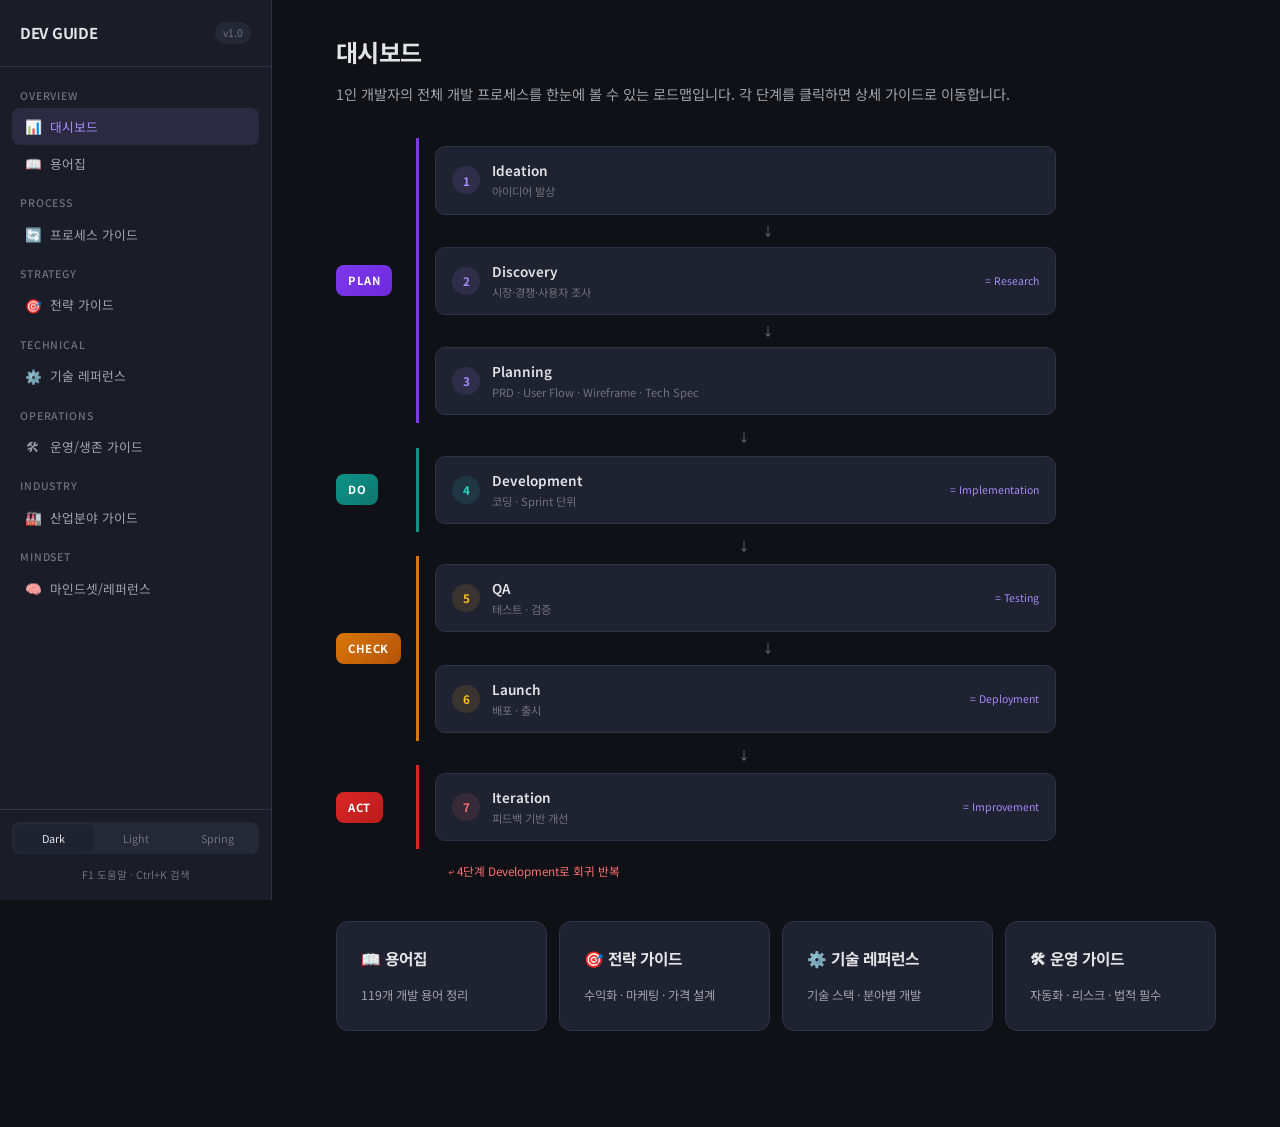
<file: delper-test.html>
<!DOCTYPE html>
<html lang="ko" data-theme="dark">
<head>
<meta charset="UTF-8">
<meta name="viewport" content="width=device-width, initial-scale=1.0">
<title>1인 개발자 종합 가이드</title>
<link href="https://fonts.googleapis.com/css2?family=Noto+Sans+KR:wght@300;400;500;700&family=JetBrains+Mono:wght@400;500&display=swap" rel="stylesheet">
<style>
/* ===== THEME VARIABLES ===== */
:root{--font-main:'Noto Sans KR',sans-serif;--font-mono:'JetBrains Mono',monospace;--sidebar-w:272px;--tr:0.3s ease}
[data-theme="dark"]{--bg-1:#0f1117;--bg-2:#1a1d27;--bg-3:#242837;--bg-h:#2a2e3f;--bg-card:#1e2231;--tx-1:#e4e4e7;--tx-2:#a1a1aa;--tx-3:#71717a;--bd:#2e3347;--bd-h:#3f4463;--green:#34d399;--green-bg:rgba(52,211,153,.12);--blue:#60a5fa;--blue-bg:rgba(96,165,250,.12);--amber:#fbbf24;--amber-bg:rgba(251,191,36,.12);--red:#f87171;--red-bg:rgba(248,113,113,.12);--purple:#a78bfa;--purple-bg:rgba(167,139,250,.12);--teal:#2dd4bf;--teal-bg:rgba(45,212,191,.12);--coral:#fb923c;--coral-bg:rgba(251,146,60,.12);--pink:#f472b6;--pink-bg:rgba(244,114,182,.12);--ov:rgba(0,0,0,.72);--sb-thumb:#3f4463;--sb-track:#1a1d27}
[data-theme="light"]{--bg-1:#ffffff;--bg-2:#f4f4f5;--bg-3:#e4e4e7;--bg-h:#e8e8ec;--bg-card:#fafafa;--tx-1:#18181b;--tx-2:#52525b;--tx-3:#a1a1aa;--bd:#d4d4d8;--bd-h:#a1a1aa;--green:#059669;--green-bg:rgba(5,150,105,.1);--blue:#2563eb;--blue-bg:rgba(37,99,235,.1);--amber:#d97706;--amber-bg:rgba(217,119,6,.1);--red:#dc2626;--red-bg:rgba(220,38,38,.1);--purple:#7c3aed;--purple-bg:rgba(124,58,237,.1);--teal:#0d9488;--teal-bg:rgba(13,148,136,.1);--coral:#ea580c;--coral-bg:rgba(234,88,12,.1);--pink:#db2777;--pink-bg:rgba(219,39,119,.1);--ov:rgba(0,0,0,.45);--sb-thumb:#a1a1aa;--sb-track:#e4e4e7}
[data-theme="spring"]{--bg-1:#fef9f3;--bg-2:#fdf2e9;--bg-3:#fce7d6;--bg-h:#fcdcc3;--bg-card:#fef6ee;--tx-1:#3d2b1f;--tx-2:#6b4f3a;--tx-3:#9a7b5f;--bd:#e8cdb5;--bd-h:#d4a882;--green:#059669;--green-bg:rgba(5,150,105,.12);--blue:#2563eb;--blue-bg:rgba(37,99,235,.1);--amber:#b45309;--amber-bg:rgba(180,83,9,.1);--red:#dc2626;--red-bg:rgba(220,38,38,.1);--purple:#7c3aed;--purple-bg:rgba(124,58,237,.1);--teal:#0d9488;--teal-bg:rgba(13,148,136,.1);--coral:#ea580c;--coral-bg:rgba(234,88,12,.1);--pink:#db2777;--pink-bg:rgba(219,39,119,.12);--ov:rgba(61,43,31,.4);--sb-thumb:#d4a882;--sb-track:#fce7d6}

/* ===== RESET & BASE ===== */
*{margin:0;padding:0;box-sizing:border-box}
html{scroll-behavior:smooth;font-size:15px}
body{font-family:var(--font-main);background:var(--bg-1);color:var(--tx-1);line-height:1.7;transition:background var(--tr),color var(--tr)}
::-webkit-scrollbar{width:6px}
::-webkit-scrollbar-track{background:var(--sb-track)}
::-webkit-scrollbar-thumb{background:var(--sb-thumb);border-radius:3px}
a{color:var(--blue);text-decoration:none}
a:hover{text-decoration:underline}
code{font-family:var(--font-mono);font-size:.85em;background:var(--bg-3);padding:2px 6px;border-radius:4px}

/* ===== LAYOUT ===== */
.layout{display:flex;min-height:100vh}

/* ===== SIDEBAR ===== */
.sidebar{position:fixed;top:0;left:0;width:var(--sidebar-w);height:100vh;background:var(--bg-2);border-right:1px solid var(--bd);display:flex;flex-direction:column;z-index:100;transition:transform var(--tr)}
.sidebar-header{padding:20px;border-bottom:1px solid var(--bd);display:flex;align-items:center;justify-content:space-between}
.sidebar-header h1{font-size:1rem;font-weight:700;letter-spacing:-.02em}
.sidebar-header span{font-size:.7rem;color:var(--tx-3);background:var(--bg-3);padding:2px 8px;border-radius:99px}
.sidebar-nav{flex:1;overflow-y:auto;padding:12px 0}
.nav-section{padding:0 12px;margin-bottom:4px}
.nav-section-title{font-size:.7rem;font-weight:500;color:var(--tx-3);text-transform:uppercase;letter-spacing:.08em;padding:8px 8px 4px}
.nav-item{display:flex;align-items:center;gap:8px;padding:7px 12px;border-radius:8px;cursor:pointer;font-size:.85rem;color:var(--tx-2);transition:all .15s;user-select:none}
.nav-item:hover{background:var(--bg-h);color:var(--tx-1)}
.nav-item.active{background:var(--purple-bg);color:var(--purple)}
.nav-item .icon{width:18px;text-align:center;font-size:.9rem;flex-shrink:0}
.sidebar-footer{padding:12px;border-top:1px solid var(--bd);display:flex;flex-direction:column;gap:8px}
.theme-switcher{display:flex;gap:4px;background:var(--bg-3);border-radius:8px;padding:3px}
.theme-btn{flex:1;padding:5px;border:none;border-radius:6px;background:transparent;color:var(--tx-3);cursor:pointer;font-size:.72rem;font-family:var(--font-main);transition:all .15s}
.theme-btn.active{background:var(--bg-card);color:var(--tx-1);box-shadow:0 1px 3px rgba(0,0,0,.15)}
.help-hint{font-size:.7rem;color:var(--tx-3);text-align:center;padding:4px}

/* ===== MAIN CONTENT ===== */
.main{margin-left:var(--sidebar-w);flex:1;min-width:0}
.content{max-width:960px;margin:0 auto;padding:32px 40px 80px}

/* ===== SECTIONS ===== */
.section{display:none;animation:fadeIn .3s ease}
.section.active{display:block}
@keyframes fadeIn{from{opacity:0;transform:translateY(8px)}to{opacity:1;transform:translateY(0)}}
.section-title{font-size:1.6rem;font-weight:700;margin-bottom:8px;letter-spacing:-.03em}
.section-desc{color:var(--tx-2);margin-bottom:32px;font-size:.95rem;line-height:1.8}

/* ===== CARDS ===== */
.card{background:var(--bg-card);border:1px solid var(--bd);border-radius:12px;padding:24px;margin-bottom:16px;transition:border-color .15s}
.card:hover{border-color:var(--bd-h)}
.card-title{font-size:1.05rem;font-weight:700;margin-bottom:12px;display:flex;align-items:center;gap:8px}

/* ===== BADGES ===== */
.badge{display:inline-flex;align-items:center;padding:2px 10px;border-radius:99px;font-size:.7rem;font-weight:500;letter-spacing:.02em}
.badge-essential{background:var(--green-bg);color:var(--green)}
.badge-useful{background:var(--blue-bg);color:var(--blue)}
.badge-reference{background:var(--bg-3);color:var(--tx-3)}
.badge-caution{background:var(--amber-bg);color:var(--amber)}

/* ===== TAGS ===== */
.tag{display:inline-block;padding:2px 8px;border-radius:4px;font-size:.72rem;font-weight:500;margin-right:4px}
.tag-purple{background:var(--purple-bg);color:var(--purple)}
.tag-teal{background:var(--teal-bg);color:var(--teal)}
.tag-blue{background:var(--blue-bg);color:var(--blue)}

/* ===== GLOSSARY ===== */
.glossary-filters{display:flex;flex-wrap:wrap;gap:8px;margin-bottom:20px}
.filter-btn{padding:6px 14px;border:1px solid var(--bd);border-radius:8px;background:transparent;color:var(--tx-2);cursor:pointer;font-size:.8rem;font-family:var(--font-main);transition:all .15s}
.filter-btn:hover{border-color:var(--bd-h);color:var(--tx-1)}
.filter-btn.active{background:var(--purple-bg);border-color:var(--purple);color:var(--purple)}
.glossary-search{width:100%;padding:10px 16px;border:1px solid var(--bd);border-radius:10px;background:var(--bg-2);color:var(--tx-1);font-size:.9rem;font-family:var(--font-main);margin-bottom:16px;outline:none;transition:border-color .15s}
.glossary-search:focus{border-color:var(--purple)}
.glossary-search::placeholder{color:var(--tx-3)}
.term-card{background:var(--bg-card);border:1px solid var(--bd);border-radius:10px;padding:16px 20px;margin-bottom:10px;transition:border-color .15s}
.term-card:hover{border-color:var(--bd-h)}
.term-card.hidden{display:none}
.term-name{font-size:1rem;font-weight:700;margin-bottom:2px}
.term-name-en{font-size:.78rem;color:var(--tx-3);margin-bottom:6px}
.term-tags{margin-bottom:8px}
.term-desc{font-size:.85rem;color:var(--tx-2);line-height:1.7}
.term-category{display:none}

/* ===== ACCORDION ===== */
.accordion{border:1px solid var(--bd);border-radius:10px;margin-bottom:8px;overflow:hidden}
.accordion-header{padding:14px 20px;cursor:pointer;display:flex;align-items:center;justify-content:space-between;background:var(--bg-card);user-select:none;transition:background .15s}
.accordion-header:hover{background:var(--bg-h)}
.accordion-header h3{font-size:.95rem;font-weight:600;display:flex;align-items:center;gap:8px}
.accordion-arrow{transition:transform .2s;color:var(--tx-3);font-size:.8rem}
.accordion.open .accordion-arrow{transform:rotate(90deg)}
.accordion-body{max-height:0;overflow:hidden;transition:max-height .3s ease}
.accordion.open .accordion-body{max-height:5000px}
.accordion-content{padding:16px 20px;border-top:1px solid var(--bd)}

/* ===== PROCESS DIAGRAM ===== */
.process-diagram{display:flex;gap:20px;margin:24px 0}
.pdca-labels{display:flex;flex-direction:column;gap:8px;width:80px;flex-shrink:0}
.pdca-label{writing-mode:vertical-lr;text-orientation:mixed;display:flex;align-items:center;justify-content:center;border-radius:10px;font-size:.78rem;font-weight:700;letter-spacing:.1em;color:#fff;padding:12px 8px}
.pdca-plan{background:linear-gradient(135deg,#7c3aed,#6d28d9);flex:3}
.pdca-do{background:linear-gradient(135deg,#0d9488,#0f766e);flex:1.2}
.pdca-check{background:linear-gradient(135deg,#d97706,#b45309);flex:1.2}
.pdca-act{background:linear-gradient(135deg,#dc2626,#b91c1c);flex:1}
.process-steps{flex:1;display:flex;flex-direction:column;gap:8px}
.process-step{display:flex;align-items:center;gap:12px;padding:12px 16px;border-radius:10px;border:1px solid var(--bd);background:var(--bg-card);cursor:pointer;transition:all .15s}
.process-step:hover{border-color:var(--purple);background:var(--purple-bg)}
.step-num{width:28px;height:28px;border-radius:50%;display:flex;align-items:center;justify-content:center;font-size:.78rem;font-weight:700;flex-shrink:0}
.step-plan .step-num{background:var(--purple-bg);color:var(--purple)}
.step-do .step-num{background:var(--teal-bg);color:var(--teal)}
.step-check .step-num{background:var(--amber-bg);color:var(--amber)}
.step-act .step-num{background:var(--red-bg);color:var(--red)}
.step-info{flex:1}
.step-title{font-size:.9rem;font-weight:600}
.step-sub{font-size:.75rem;color:var(--tx-3)}
.step-alias{font-size:.7rem;color:var(--purple);margin-left:auto;white-space:nowrap}
.step-arrow{text-align:center;color:var(--tx-3);font-size:.8rem;padding:0 0 0 44px}
.return-arrow{display:flex;align-items:center;gap:8px;padding:8px 16px;color:var(--red);font-size:.78rem;margin-left:44px}

/* ===== STRATEGY VISUAL: FUNNEL ===== */
.funnel{display:flex;flex-direction:column;align-items:center;gap:4px;margin:24px 0}
.funnel-step{padding:10px;text-align:center;border-radius:8px;font-size:.82rem;font-weight:500;transition:transform .15s;cursor:default;width:100%}
.funnel-step:hover{transform:scale(1.02)}

/* ===== MATRIX ===== */
.matrix-grid{display:grid;grid-template-columns:1fr 1fr;gap:12px;margin:20px 0}
.matrix-cell{padding:16px;border-radius:10px;border:1px solid var(--bd)}
.matrix-cell h4{font-size:.85rem;font-weight:600;margin-bottom:8px}
.matrix-cell ul{list-style:none;padding:0}
.matrix-cell li{font-size:.8rem;color:var(--tx-2);padding:3px 0}
.matrix-cell li::before{content:"→ ";color:var(--tx-3)}

/* ===== CHECKLIST ===== */
.checklist{list-style:none;padding:0}
.checklist li{padding:8px 12px;border-radius:6px;font-size:.85rem;display:flex;align-items:flex-start;gap:10px;transition:background .15s}
.checklist li:hover{background:var(--bg-h)}
.check-box{width:18px;height:18px;border:2px solid var(--bd);border-radius:4px;flex-shrink:0;cursor:pointer;display:flex;align-items:center;justify-content:center;margin-top:2px;transition:all .15s}
.check-box.checked{background:var(--green);border-color:var(--green)}
.check-box.checked::after{content:"✓";color:#fff;font-size:.7rem;font-weight:700}

/* ===== TIMELINE ===== */
.timeline{position:relative;padding-left:24px;margin:20px 0}
.timeline::before{content:"";position:absolute;left:8px;top:0;bottom:0;width:2px;background:var(--bd)}
.timeline-item{position:relative;padding:12px 0 12px 24px;font-size:.85rem}
.timeline-item::before{content:"";position:absolute;left:-20px;top:18px;width:10px;height:10px;border-radius:50%;border:2px solid var(--purple);background:var(--bg-1)}
.timeline-label{font-weight:600;color:var(--purple);margin-bottom:4px}
.timeline-content{color:var(--tx-2)}

/* ===== REVENUE MODEL TABLE ===== */
.model-table{width:100%;border-collapse:separate;border-spacing:0;border:1px solid var(--bd);border-radius:10px;overflow:hidden;margin:20px 0}
.model-table th{background:var(--bg-3);padding:10px 14px;text-align:left;font-size:.78rem;font-weight:600;color:var(--tx-2)}
.model-table td{padding:10px 14px;border-top:1px solid var(--bd);font-size:.82rem;color:var(--tx-2)}
.model-table tr:hover td{background:var(--bg-h)}

/* ===== TECH STACK GRID ===== */
.stack-grid{display:grid;grid-template-columns:repeat(auto-fill,minmax(200px,1fr));gap:10px;margin:16px 0}
.stack-item{padding:12px;border:1px solid var(--bd);border-radius:8px;font-size:.82rem;background:var(--bg-card);transition:border-color .15s}
.stack-item:hover{border-color:var(--bd-h)}
.stack-item strong{display:block;margin-bottom:4px;color:var(--tx-1)}
.stack-item span{color:var(--tx-3);font-size:.75rem}

/* ===== COMMAND PALETTE (Ctrl+K) ===== */
.cmd-overlay{position:fixed;inset:0;background:var(--ov);z-index:1000;display:none;align-items:flex-start;justify-content:center;padding-top:20vh}
.cmd-overlay.show{display:flex}
.cmd-box{width:560px;max-width:90vw;background:var(--bg-2);border:1px solid var(--bd);border-radius:14px;box-shadow:0 20px 60px rgba(0,0,0,.4);overflow:hidden}
.cmd-input{width:100%;padding:16px 20px;border:none;border-bottom:1px solid var(--bd);background:transparent;color:var(--tx-1);font-size:1rem;font-family:var(--font-main);outline:none}
.cmd-input::placeholder{color:var(--tx-3)}
.cmd-results{max-height:320px;overflow-y:auto;padding:8px}
.cmd-result{padding:10px 14px;border-radius:8px;cursor:pointer;font-size:.85rem;display:flex;align-items:center;gap:10px;transition:background .1s}
.cmd-result:hover,.cmd-result.selected{background:var(--bg-h)}
.cmd-result .cmd-icon{color:var(--tx-3);width:20px;text-align:center}
.cmd-result .cmd-label{flex:1}
.cmd-result .cmd-hint{font-size:.72rem;color:var(--tx-3)}
.cmd-empty{padding:20px;text-align:center;color:var(--tx-3);font-size:.85rem}

/* ===== HELP OVERLAY ===== */
.help-overlay{position:fixed;inset:0;background:var(--ov);z-index:1001;display:none;align-items:center;justify-content:center;backdrop-filter:blur(4px)}
.help-overlay.show{display:flex}
.help-box{width:520px;max-width:90vw;background:var(--bg-2);border:1px solid var(--bd);border-radius:16px;padding:32px;box-shadow:0 20px 60px rgba(0,0,0,.4)}
.help-box h2{font-size:1.2rem;font-weight:700;margin-bottom:20px;text-align:center}
.help-row{display:flex;align-items:center;justify-content:space-between;padding:10px 0;border-bottom:1px solid var(--bd)}
.help-row:last-child{border-bottom:none}
.help-key{display:inline-flex;align-items:center;gap:4px}
.help-key kbd{background:var(--bg-3);border:1px solid var(--bd);border-radius:5px;padding:3px 8px;font-size:.75rem;font-family:var(--font-mono)}
.help-label{color:var(--tx-2);font-size:.85rem}
.help-close-hint{text-align:center;margin-top:20px;color:var(--tx-3);font-size:.78rem}

/* ===== MOBILE HAMBURGER ===== */
.hamburger{display:none;position:fixed;top:12px;left:12px;z-index:200;width:40px;height:40px;border-radius:10px;background:var(--bg-2);border:1px solid var(--bd);cursor:pointer;align-items:center;justify-content:center;font-size:1.1rem}
.mob-overlay{display:none;position:fixed;inset:0;background:rgba(0,0,0,.5);z-index:99}
.mob-overlay.show{display:block}

/* ===== ANTI-PATTERN CARDS ===== */
.anti-card{border-left:3px solid var(--red);padding:12px 16px;margin-bottom:10px;background:var(--red-bg);border-radius:0 8px 8px 0}
.anti-card h4{font-size:.9rem;font-weight:600;color:var(--red);margin-bottom:4px}
.anti-card p{font-size:.82rem;color:var(--tx-2)}

/* ===== BENCHMARK TABLE ===== */
.bench-table{width:100%;border-collapse:separate;border-spacing:0;border:1px solid var(--bd);border-radius:10px;overflow:hidden;margin:16px 0}
.bench-table th{background:var(--bg-3);padding:10px 14px;text-align:left;font-size:.78rem;font-weight:600;color:var(--tx-2)}
.bench-table td{padding:10px 14px;border-top:1px solid var(--bd);font-size:.82rem}
.bench-good{color:var(--green);font-weight:600}
.bench-bad{color:var(--red);font-weight:600}

/* ===== RESPONSIVE ===== */
/* ===== INDUSTRY TABS ===== */
.ind-tabs{display:flex;flex-wrap:wrap;gap:6px;margin-bottom:20px}
.ind-tab{padding:8px 16px;border:1px solid var(--bd);border-radius:8px;background:transparent;color:var(--tx-2);cursor:pointer;font-size:.82rem;font-family:var(--font-main);transition:all .15s}
.ind-tab:hover{border-color:var(--bd-h);color:var(--tx-1)}
.ind-tab.active{background:var(--purple-bg);border-color:var(--purple);color:var(--purple)}
.ind-tab.planned{opacity:.5;cursor:default;position:relative}
.ind-tab.planned::after{content:"예정";position:absolute;top:-6px;right:-6px;background:var(--amber);color:#fff;font-size:.55rem;padding:1px 5px;border-radius:99px;font-weight:600}
.ind-content{display:none;animation:fadeIn .3s ease}
.ind-content.active{display:block}

/* ===== CHEAT TOGGLE ===== */
.cheat-toggle{display:flex;align-items:center;gap:8px;margin-bottom:16px;padding:8px 14px;background:var(--bg-card);border:1px solid var(--bd);border-radius:10px;width:fit-content}
.cheat-toggle label{font-size:.82rem;color:var(--tx-2);cursor:pointer;user-select:none;display:flex;align-items:center;gap:8px}
.cheat-switch{position:relative;width:36px;height:20px;background:var(--bg-3);border-radius:10px;transition:background .2s;cursor:pointer;flex-shrink:0}
.cheat-switch::after{content:"";position:absolute;top:2px;left:2px;width:16px;height:16px;background:#fff;border-radius:50%;transition:transform .2s}
.cheat-switch.on{background:var(--amber)}
.cheat-switch.on::after{transform:translateX(16px)}

/* ===== CHEAT CARDS ===== */
.cheat-card{display:none;padding:12px 16px;margin:8px 0;border-radius:0 8px 8px 0;font-size:.82rem}
.cheat-card.visible{display:block}
.cheat-card h4{font-size:.85rem;font-weight:600;margin-bottom:4px}
.cheat-card p{color:var(--tx-2);line-height:1.7}
.cheat-key{border-left:3px solid var(--amber);background:var(--amber-bg)}
.cheat-key h4{color:var(--amber)}
.cheat-core{border-left:3px solid var(--purple);background:var(--purple-bg)}
.cheat-core h4{color:var(--purple)}
.cheat-money{border-left:3px solid var(--green);background:var(--green-bg)}
.cheat-money h4{color:var(--green)}

/* ===== INDUSTRY PROCESS STEP ===== */
.ind-step{background:var(--bg-card);border:1px solid var(--bd);border-radius:10px;margin-bottom:8px;overflow:hidden}
.ind-step-header{padding:12px 16px;cursor:pointer;display:flex;align-items:center;gap:10px;transition:background .15s;user-select:none}
.ind-step-header:hover{background:var(--bg-h)}
.ind-step-num{width:26px;height:26px;border-radius:50%;display:flex;align-items:center;justify-content:center;font-size:.75rem;font-weight:700;flex-shrink:0}
.ind-step-title{font-size:.9rem;font-weight:600;flex:1}
.ind-step-arrow{color:var(--tx-3);font-size:.75rem;transition:transform .2s}
.ind-step.open .ind-step-arrow{transform:rotate(90deg)}
.ind-step-body{max-height:0;overflow:hidden;transition:max-height .3s ease}
.ind-step.open .ind-step-body{max-height:8000px}
.ind-step-content{padding:12px 16px;border-top:1px solid var(--bd);font-size:.85rem;color:var(--tx-2);line-height:1.8}

@media(max-width:768px){
  .sidebar{transform:translateX(-100%)}
  .sidebar.open{transform:translateX(0)}
  .hamburger{display:flex}
  .main{margin-left:0}
  .content{padding:60px 16px 80px}
  .process-diagram{flex-direction:column}
  .pdca-labels{flex-direction:row;width:100%;writing-mode:horizontal-tb}
  .pdca-label{writing-mode:horizontal-tb;padding:8px 12px}
  .matrix-grid{grid-template-columns:1fr}
  .stack-grid{grid-template-columns:1fr}
}
</style>
</head>
<body>

<!-- HAMBURGER (Mobile) -->
<button class="hamburger" onclick="toggleSidebar()" aria-label="메뉴">☰</button>
<div class="mob-overlay" id="mobOverlay" onclick="toggleSidebar()"></div>

<div class="layout">
<!-- ===== SIDEBAR ===== -->
<aside class="sidebar" id="sidebar">
  <div class="sidebar-header">
    <h1>DEV GUIDE</h1>
    <span>v1.0</span>
  </div>
  <nav class="sidebar-nav">
    <div class="nav-section">
      <div class="nav-section-title">Overview</div>
      <div class="nav-item active" data-section="dashboard" onclick="showSection('dashboard')">
        <span class="icon">📊</span> 대시보드
      </div>
      <div class="nav-item" data-section="glossary" onclick="showSection('glossary')">
        <span class="icon">📖</span> 용어집
      </div>
    </div>
    <div class="nav-section">
      <div class="nav-section-title">Process</div>
      <div class="nav-item" data-section="process" onclick="showSection('process')">
        <span class="icon">🔄</span> 프로세스 가이드
      </div>
    </div>
    <div class="nav-section">
      <div class="nav-section-title">Strategy</div>
      <div class="nav-item" data-section="strategy" onclick="showSection('strategy')">
        <span class="icon">🎯</span> 전략 가이드
      </div>
    </div>
    <div class="nav-section">
      <div class="nav-section-title">Technical</div>
      <div class="nav-item" data-section="techref" onclick="showSection('techref')">
        <span class="icon">⚙️</span> 기술 레퍼런스
      </div>
    </div>
    <div class="nav-section">
      <div class="nav-section-title">Operations</div>
      <div class="nav-item" data-section="ops" onclick="showSection('ops')">
        <span class="icon">🛠</span> 운영/생존 가이드
      </div>
    </div>
    <div class="nav-section">
      <div class="nav-section-title">Industry</div>
      <div class="nav-item" data-section="industry" onclick="showSection('industry')">
        <span class="icon">🏭</span> 산업분야 가이드
      </div>
    </div>
    <div class="nav-section">
      <div class="nav-section-title">Mindset</div>
      <div class="nav-item" data-section="mindset" onclick="showSection('mindset')">
        <span class="icon">🧠</span> 마인드셋/레퍼런스
      </div>
    </div>
  </nav>
  <div class="sidebar-footer">
    <div class="theme-switcher">
      <button class="theme-btn active" onclick="setTheme('dark')">Dark</button>
      <button class="theme-btn" onclick="setTheme('light')">Light</button>
      <button class="theme-btn" onclick="setTheme('spring')">Spring</button>
    </div>
    <div class="help-hint">F1 도움말 · Ctrl+K 검색</div>
  </div>
</aside>

<!-- ===== MAIN ===== -->
<main class="main">
<div class="content">

<!-- ==============================
     SECTION 1: DASHBOARD
     ============================== -->
<div class="section active" id="sec-dashboard">
  <h2 class="section-title">대시보드</h2>
  <p class="section-desc">1인 개발자의 전체 개발 프로세스를 한눈에 볼 수 있는 로드맵입니다. 각 단계를 클릭하면 상세 가이드로 이동합니다.</p>

  <!-- Process Diagram - Bracket Style -->
  <div style="max-width:720px;margin:24px 0">
    <!-- PLAN group -->
    <div style="display:flex;gap:0;margin-bottom:4px">
      <div style="width:80px;flex-shrink:0;display:flex;align-items:center;gap:8px">
        <div style="background:linear-gradient(135deg,#7c3aed,#6d28d9);color:#fff;padding:6px 12px;border-radius:8px;font-size:.75rem;font-weight:700;letter-spacing:.05em">PLAN</div>
      </div>
      <div style="border-left:3px solid #7c3aed;padding-left:16px;flex:1;display:flex;flex-direction:column;gap:6px;padding-top:8px;padding-bottom:8px">
        <div class="process-step step-plan" onclick="showSection('process','proc-ideation')">
          <div class="step-num">1</div>
          <div class="step-info"><div class="step-title">Ideation</div><div class="step-sub">아이디어 발상</div></div>
        </div>
        <div class="step-arrow">↓</div>
        <div class="process-step step-plan" onclick="showSection('process','proc-discovery')">
          <div class="step-num">2</div>
          <div class="step-info"><div class="step-title">Discovery</div><div class="step-sub">시장·경쟁·사용자 조사</div></div>
          <div class="step-alias">= Research</div>
        </div>
        <div class="step-arrow">↓</div>
        <div class="process-step step-plan" onclick="showSection('process','proc-planning')">
          <div class="step-num">3</div>
          <div class="step-info"><div class="step-title">Planning</div><div class="step-sub">PRD · User Flow · Wireframe · Tech Spec</div></div>
        </div>
      </div>
    </div>
    <div class="step-arrow" style="padding-left:96px">↓</div>
    <!-- DO group -->
    <div style="display:flex;gap:0;margin-bottom:4px">
      <div style="width:80px;flex-shrink:0;display:flex;align-items:center;gap:8px">
        <div style="background:linear-gradient(135deg,#0d9488,#0f766e);color:#fff;padding:6px 12px;border-radius:8px;font-size:.75rem;font-weight:700;letter-spacing:.05em">DO</div>
      </div>
      <div style="border-left:3px solid #0d9488;padding-left:16px;flex:1;padding-top:8px;padding-bottom:8px">
        <div class="process-step step-do" onclick="showSection('process','proc-dev')">
          <div class="step-num">4</div>
          <div class="step-info"><div class="step-title">Development</div><div class="step-sub">코딩 · Sprint 단위</div></div>
          <div class="step-alias">= Implementation</div>
        </div>
      </div>
    </div>
    <div class="step-arrow" style="padding-left:96px">↓</div>
    <!-- CHECK group -->
    <div style="display:flex;gap:0;margin-bottom:4px">
      <div style="width:80px;flex-shrink:0;display:flex;align-items:center;gap:8px">
        <div style="background:linear-gradient(135deg,#d97706,#b45309);color:#fff;padding:6px 12px;border-radius:8px;font-size:.75rem;font-weight:700;letter-spacing:.05em">CHECK</div>
      </div>
      <div style="border-left:3px solid #d97706;padding-left:16px;flex:1;display:flex;flex-direction:column;gap:6px;padding-top:8px;padding-bottom:8px">
        <div class="process-step step-check" onclick="showSection('process','proc-qa')">
          <div class="step-num">5</div>
          <div class="step-info"><div class="step-title">QA</div><div class="step-sub">테스트 · 검증</div></div>
          <div class="step-alias">= Testing</div>
        </div>
        <div class="step-arrow">↓</div>
        <div class="process-step step-check" onclick="showSection('process','proc-launch')">
          <div class="step-num">6</div>
          <div class="step-info"><div class="step-title">Launch</div><div class="step-sub">배포 · 출시</div></div>
          <div class="step-alias">= Deployment</div>
        </div>
      </div>
    </div>
    <div class="step-arrow" style="padding-left:96px">↓</div>
    <!-- ACT group -->
    <div style="display:flex;gap:0;margin-bottom:4px">
      <div style="width:80px;flex-shrink:0;display:flex;align-items:center;gap:8px">
        <div style="background:linear-gradient(135deg,#dc2626,#b91c1c);color:#fff;padding:6px 12px;border-radius:8px;font-size:.75rem;font-weight:700;letter-spacing:.05em">ACT</div>
      </div>
      <div style="border-left:3px solid #dc2626;padding-left:16px;flex:1;padding-top:8px;padding-bottom:8px">
        <div class="process-step step-act" onclick="showSection('process','proc-iteration')">
          <div class="step-num">7</div>
          <div class="step-info"><div class="step-title">Iteration</div><div class="step-sub">피드백 기반 개선</div></div>
          <div class="step-alias">= Improvement</div>
        </div>
      </div>
    </div>
    <div class="return-arrow" style="margin-left:96px">↩ 4단계 Development로 회귀 반복</div>
  </div>

  <!-- Quick Access Cards -->
  <div style="display:grid;grid-template-columns:repeat(auto-fill,minmax(200px,1fr));gap:12px;margin-top:32px">
    <div class="card" style="cursor:pointer" onclick="showSection('glossary')">
      <div class="card-title">📖 용어집</div>
      <p style="font-size:.82rem;color:var(--tx-2)">119개 개발 용어 정리</p>
    </div>
    <div class="card" style="cursor:pointer" onclick="showSection('strategy')">
      <div class="card-title">🎯 전략 가이드</div>
      <p style="font-size:.82rem;color:var(--tx-2)">수익화 · 마케팅 · 가격 설계</p>
    </div>
    <div class="card" style="cursor:pointer" onclick="showSection('techref')">
      <div class="card-title">⚙️ 기술 레퍼런스</div>
      <p style="font-size:.82rem;color:var(--tx-2)">기술 스택 · 분야별 개발</p>
    </div>
    <div class="card" style="cursor:pointer" onclick="showSection('ops')">
      <div class="card-title">🛠 운영 가이드</div>
      <p style="font-size:.82rem;color:var(--tx-2)">자동화 · 리스크 · 법적 필수</p>
    </div>
  </div>
</div>

<!-- ==============================
     SECTION 2: GLOSSARY
     ============================== -->
<div class="section" id="sec-glossary">
  <h2 class="section-title">용어집</h2>
  <p class="section-desc">개발 프로세스 전반에서 사용되는 핵심 용어들을 카테고리별로 정리했습니다.</p>

  <input type="text" class="glossary-search" id="glossarySearch" placeholder="용어 검색... (예: PRD, MVP, CI/CD)" oninput="filterGlossary()">

  <div class="glossary-filters" id="glossaryFilters">
    <button class="filter-btn active" data-filter="all" onclick="setGlossaryFilter('all')">전체</button>
    <button class="filter-btn" data-filter="doc" onclick="setGlossaryFilter('doc')">기획 문서</button>
    <button class="filter-btn" data-filter="method" onclick="setGlossaryFilter('method')">방법론</button>
    <button class="filter-btn" data-filter="phase" onclick="setGlossaryFilter('phase')">프로세스 단계</button>
    <button class="filter-btn" data-filter="discovery" onclick="setGlossaryFilter('discovery')">Discovery</button>
    <button class="filter-btn" data-filter="devpractice" onclick="setGlossaryFilter('devpractice')">Development 실무</button>
    <button class="filter-btn" data-filter="design-decision" onclick="setGlossaryFilter('design-decision')">설계 결정</button>
    <button class="filter-btn" data-filter="qa" onclick="setGlossaryFilter('qa')">QA/테스트</button>
    <button class="filter-btn" data-filter="launch" onclick="setGlossaryFilter('launch')">Launch/배포</button>
    <button class="filter-btn" data-filter="ops" onclick="setGlossaryFilter('ops')">운영/개선</button>
  </div>

  <div id="glossaryList">
    <!-- 기획 문서 - 필수 -->
    <div class="term-card" data-cat="doc" data-level="essential">
      <div class="term-name">PRD</div>
      <div class="term-name-en">Product Requirements Document</div>
      <div class="term-tags"><span class="tag tag-purple">피알디</span><span class="tag tag-teal">제품 요구사항 문서</span><span class="badge badge-essential">필수</span></div>
      <div class="term-desc">"뭘 만들 건가"의 정의서. 기능 목록, 사용자 시나리오, 우선순위 포함. 1인 개발에서 가장 중요한 문서이자 AI에게 줄 컨텍스트의 뼈대.</div>
    </div>
    <div class="term-card" data-cat="doc" data-level="essential">
      <div class="term-name">User Flow</div>
      <div class="term-name-en">사용자 흐름도</div>
      <div class="term-tags"><span class="tag tag-purple">유저 플로우</span><span class="badge badge-essential">필수</span></div>
      <div class="term-desc">사용자가 앱 안에서 어떤 순서로 행동하는지를 그린 흐름도. 없으면 화면 전환 로직을 매번 즉흥으로 결정하게 됨.</div>
    </div>
    <div class="term-card" data-cat="doc" data-level="essential">
      <div class="term-name">Wireframe</div>
      <div class="term-name-en">화면 구조 스케치</div>
      <div class="term-tags"><span class="tag tag-purple">와이어프레임</span><span class="badge badge-essential">필수</span></div>
      <div class="term-desc">화면의 뼈대 배치. 예쁠 필요 없고, 어떤 요소가 어디에 있는지만 잡는 것. 손그림도 충분.</div>
    </div>
    <div class="term-card" data-cat="doc" data-level="essential">
      <div class="term-name">Tech Spec</div>
      <div class="term-name-en">Technical Specification · 기술 명세서</div>
      <div class="term-tags"><span class="tag tag-purple">테크 스펙</span><span class="badge badge-essential">필수</span></div>
      <div class="term-desc">기술 스택, DB 스키마, API 구조, 아키텍처 결정 사항. "어떻게 만들 건가"의 문서.</div>
    </div>
    <div class="term-card" data-cat="doc" data-level="essential">
      <div class="term-name">MVP Definition</div>
      <div class="term-name-en">Minimum Viable Product Definition · 최소 기능 제품 범위 정의</div>
      <div class="term-tags"><span class="tag tag-purple">엠브이피</span><span class="badge badge-essential">필수</span></div>
      <div class="term-desc">뭘 넣고 뭘 뺄지 명시적으로 선 긋는 것. PRD에 포함 가능. MoSCoW 방법(Must/Should/Could/Won't)으로 분류.</div>
    </div>
    <!-- 기획 문서 - 필요 -->
    <div class="term-card" data-cat="doc" data-level="useful">
      <div class="term-name">BRD</div>
      <div class="term-name-en">Business Requirements Document · 사업 요구사항 문서</div>
      <div class="term-tags"><span class="tag tag-purple">비알디</span><span class="badge badge-useful">유용</span></div>
      <div class="term-desc">"왜 만드는가"의 사업적 근거. PRD의 상위 개념. PRD 서두에 통합 가능하지만, 사업가라면 별도로 인식해둘 만함.</div>
    </div>
    <div class="term-card" data-cat="doc" data-level="useful">
      <div class="term-name">AC</div>
      <div class="term-name-en">Acceptance Criteria · 기능 완료 기준</div>
      <div class="term-tags"><span class="tag tag-purple">억셉턴스 크라이테리아</span><span class="badge badge-useful">유용</span></div>
      <div class="term-desc">각 기능이 "완료"로 인정되는 조건. PRD 내 기능별 1~2줄로 포함. "정리 버튼 누르면 10초 내 결과 표시" 같은 형태.</div>
    </div>
    <div class="term-card" data-cat="doc" data-level="useful">
      <div class="term-name">User Story</div>
      <div class="term-name-en">사용자 관점 기능 정의</div>
      <div class="term-tags"><span class="tag tag-purple">유저 스토리</span><span class="badge badge-useful">유용</span></div>
      <div class="term-desc">"사용자로서 나는 ~를 하고 싶다, 왜냐하면 ~하기 위해서"라는 형식. PRD에 포함.</div>
    </div>
    <div class="term-card" data-cat="doc" data-level="useful">
      <div class="term-name">Edge Case</div>
      <div class="term-name-en">예외 상황 정의</div>
      <div class="term-tags"><span class="tag tag-purple">엣지 케이스</span><span class="badge badge-useful">유용</span></div>
      <div class="term-desc">정상적이지 않은 사용 상황을 미리 정의. "빈 텍스트로 정리 버튼 누르면?" 같은 것. AC와 짝으로 다님.</div>
    </div>
    <div class="term-card" data-cat="doc" data-level="reference">
      <div class="term-name">IA</div>
      <div class="term-name-en">Information Architecture · 정보 구조도</div>
      <div class="term-tags"><span class="tag tag-purple">아이에이</span><span class="badge badge-reference">참고</span></div>
      <div class="term-desc">앱 전체 페이지/섹션 구조를 트리 형태로 그린 것. 네비게이션 설계의 기반.</div>
    </div>
    <div class="term-card" data-cat="doc" data-level="reference">
      <div class="term-name">ERD</div>
      <div class="term-name-en">Entity Relationship Diagram · 개체 관계 다이어그램</div>
      <div class="term-tags"><span class="tag tag-purple">이알디</span><span class="badge badge-reference">참고</span></div>
      <div class="term-desc">DB 테이블 간의 관계를 시각화. Tech Spec의 하위 산출물.</div>
    </div>
    <div class="term-card" data-cat="doc" data-level="reference">
      <div class="term-name">API Spec</div>
      <div class="term-name-en">API Specification · API 명세서</div>
      <div class="term-tags"><span class="tag tag-purple">에이피아이 스펙</span><span class="badge badge-reference">참고</span></div>
      <div class="term-desc">API 엔드포인트 목록과 요청/응답 형태 정의. Swagger/OpenAPI로 자동 생성 가능.</div>
    </div>
    <div class="term-card" data-cat="doc" data-level="reference">
      <div class="term-name">FRD</div>
      <div class="term-name-en">Functional Requirements Document · 기능 요구사항 문서</div>
      <div class="term-tags"><span class="tag tag-purple">에프알디</span><span class="badge badge-reference">참고</span></div>
      <div class="term-desc">PRD보다 더 상세한 기능별 명세. 대기업/외주용. 1인 개발에서는 PRD로 대체.</div>
    </div>

    <!-- 방법론 -->
    <div class="term-card" data-cat="method" data-level="essential">
      <div class="term-name">PDCA</div>
      <div class="term-name-en">Plan → Do → Check → Act</div>
      <div class="term-tags"><span class="tag tag-purple">피디씨에이</span><span class="tag tag-teal">계획-실행-확인-개선 순환</span><span class="badge badge-essential">필수</span></div>
      <div class="term-desc">가장 범용적 방법론. 프로세스 전체를 관통하는 사고방식. 별도로 "적용"하는 게 아니라 반복하는 것 자체가 PDCA.</div>
    </div>
    <div class="term-card" data-cat="method" data-level="essential">
      <div class="term-name">Lean Startup</div>
      <div class="term-name-en">Build → Measure → Learn</div>
      <div class="term-tags"><span class="tag tag-purple">린 스타트업</span><span class="badge badge-essential">필수</span></div>
      <div class="term-desc">MVP 기반 시장 검증. 신규 제품에 최적. Build(만들고) → Measure(측정하고) → Learn(배우기) 반복.</div>
    </div>
    <div class="term-card" data-cat="method" data-level="essential">
      <div class="term-name">Kanban</div>
      <div class="term-name-en">작업 흐름 시각화 관리</div>
      <div class="term-tags"><span class="tag tag-purple">칸반</span><span class="badge badge-essential">필수</span></div>
      <div class="term-desc">작업을 보드에 시각화하여 흐름 관리. Trello/Notion 보드가 이것. 1인 개발에 가장 실용적.</div>
    </div>
    <div class="term-card" data-cat="method" data-level="useful">
      <div class="term-name">Agile / Scrum</div>
      <div class="term-name-en">민첩한 개발 / 스프린트 기반 반복</div>
      <div class="term-tags"><span class="tag tag-purple">애자일 / 스크럼</span><span class="badge badge-useful">유용</span></div>
      <div class="term-desc">Agile은 짧은 주기 반복 개발 철학. Scrum은 2주 스프린트 단위 구현. 팀용이나 "짧은 주기 결과물" 원칙은 차용 가능.</div>
    </div>
    <div class="term-card" data-cat="method" data-level="reference">
      <div class="term-name">Waterfall</div>
      <div class="term-name-en">폭포수 모델 · 순차적 단계 진행</div>
      <div class="term-tags"><span class="tag tag-purple">워터폴</span><span class="badge badge-reference">참고</span></div>
      <div class="term-desc">순차적 단계 진행, 되돌아가지 않음. 요구사항이 확정된 외주/SI에 적합. 신규 제품에는 비추.</div>
    </div>
    <div class="term-card" data-cat="method" data-level="reference">
      <div class="term-name">Spiral</div>
      <div class="term-name-en">나선형 모델 · 리스크 기반 반복</div>
      <div class="term-tags"><span class="tag tag-purple">스파이럴</span><span class="badge badge-reference">참고</span></div>
      <div class="term-desc">반복마다 리스크 분석을 선행. 대형 프로젝트용.</div>
    </div>

    <!-- 프로세스 단계 -->
    <div class="term-card" data-cat="phase" data-level="essential">
      <div class="term-name">Ideation</div>
      <div class="term-name-en">아이디어 발상</div>
      <div class="term-tags"><span class="tag tag-purple">아이디에이션</span><span class="badge badge-essential">필수</span></div>
      <div class="term-desc">아이디어를 발상하고 정제하는 첫 번째 단계.</div>
    </div>
    <div class="term-card" data-cat="phase" data-level="essential">
      <div class="term-name">Discovery</div>
      <div class="term-name-en">시장/경쟁/사용자 조사</div>
      <div class="term-tags"><span class="tag tag-purple">디스커버리</span><span class="tag tag-teal">= Research</span><span class="badge badge-essential">필수</span></div>
      <div class="term-desc">시장 조사, 경쟁 분석, 사용자 니즈 파악. 0순위로 해야 하는 단계.</div>
    </div>
    <div class="term-card" data-cat="phase" data-level="essential">
      <div class="term-name">Prototyping</div>
      <div class="term-name-en">시제품 제작</div>
      <div class="term-tags"><span class="tag tag-purple">프로토타이핑</span><span class="badge badge-useful">유용</span></div>
      <div class="term-desc">실제 코드 전에 동작하는 시제품 제작. MVP와 다른 점은 MVP는 출시 가능 제품, Prototype은 검증용.</div>
    </div>
    <div class="term-card" data-cat="phase" data-level="essential">
      <div class="term-name">Retrospective</div>
      <div class="term-name-en">회고</div>
      <div class="term-tags"><span class="tag tag-purple">레트로스펙티브</span><span class="badge badge-useful">유용</span></div>
      <div class="term-desc">"내 작업 방식을 어떻게 고칠까"를 정리. Iteration이 제품 개선이라면, 이건 프로세스 개선.</div>
    </div>

    <!-- Discovery 단계 용어 -->
    <div class="term-card" data-cat="discovery" data-level="essential">
      <div class="term-name">Problem Statement</div>
      <div class="term-name-en">문제 정의</div>
      <div class="term-tags"><span class="tag tag-purple">프라블럼 스테이트먼트</span><span class="badge badge-essential">필수</span></div>
      <div class="term-desc">"무슨 문제를 푸는가"를 한 문장으로 정의. 이게 명확하지 않으면 기획이 산으로 감.</div>
    </div>
    <div class="term-card" data-cat="discovery" data-level="essential">
      <div class="term-name">Value Proposition</div>
      <div class="term-name-en">가치 제안</div>
      <div class="term-tags"><span class="tag tag-purple">밸류 프로포지션</span><span class="badge badge-essential">필수</span></div>
      <div class="term-desc">"이 제품이 사용자에게 주는 핵심 가치가 뭔가"를 한 문장으로. Problem Statement의 답.</div>
    </div>
    <div class="term-card" data-cat="discovery" data-level="useful">
      <div class="term-name">User Persona</div>
      <div class="term-name-en">사용자 가상 인물</div>
      <div class="term-tags"><span class="tag tag-purple">유저 페르소나</span><span class="badge badge-useful">유용</span></div>
      <div class="term-desc">타겟 사용자를 구체적 가상 인물로 정의. "28세, 프리랜서, ADHD 진단" 같은 식.</div>
    </div>
    <div class="term-card" data-cat="discovery" data-level="useful">
      <div class="term-name">TAM / SAM / SOM</div>
      <div class="term-name-en">시장 규모 분석</div>
      <div class="term-tags"><span class="tag tag-purple">탐/샘/솜</span><span class="badge badge-useful">유용</span></div>
      <div class="term-desc">TAM(전체 시장), SAM(접근 가능 시장), SOM(실제 확보 가능 시장). 투자 유치 시 필수.</div>
    </div>
    <div class="term-card" data-cat="discovery" data-level="useful">
      <div class="term-name">Feasibility Study</div>
      <div class="term-name-en">타당성 분석</div>
      <div class="term-tags"><span class="tag tag-purple">피저빌리티 스터디</span><span class="badge badge-useful">유용</span></div>
      <div class="term-desc">기술적으로 만들 수 있는가, 비용 대비 수익이 나는가 사전 검토.</div>
    </div>

    <!-- Discovery 추가 -->
    <div class="term-card" data-cat="discovery" data-level="useful">
      <div class="term-name">User Interview / Survey</div>
      <div class="term-name-en">사용자 인터뷰/설문</div>
      <div class="term-tags"><span class="tag tag-purple">유저 인터뷰/서베이</span><span class="badge badge-useful">유용</span></div>
      <div class="term-desc">실제 타겟 사용자에게 직접 물어보는 것. 커뮤니티에 간단한 설문 하나 올리는 것만으로도 가치 있음.</div>
    </div>
    <div class="term-card" data-cat="discovery" data-level="useful">
      <div class="term-name">Competitive Analysis</div>
      <div class="term-name-en">경쟁 분석</div>
      <div class="term-tags"><span class="tag tag-purple">컴피티티브 어낼리시스</span><span class="badge badge-useful">유용</span></div>
      <div class="term-desc">비슷한 제품이 뭐가 있고 어떻게 다른지 분석.</div>
    </div>
    <!-- 기획 문서 추가 -->
    <div class="term-card" data-cat="doc" data-level="useful">
      <div class="term-name">Sitemap</div>
      <div class="term-name-en">사이트맵 · URL 구조</div>
      <div class="term-tags"><span class="tag tag-purple">사이트맵</span><span class="badge badge-useful">유용</span></div>
      <div class="term-desc">IA보다 구체적. 실제 라우팅 경로를 정의. "/dashboard", "/note/:id" 같은 구조.</div>
    </div>
    <div class="term-card" data-cat="doc" data-level="useful">
      <div class="term-name">Data Flow Diagram</div>
      <div class="term-name-en">데이터 흐름도</div>
      <div class="term-tags"><span class="tag tag-purple">데이터 플로우 다이어그램</span><span class="badge badge-useful">유용</span></div>
      <div class="term-desc">데이터가 시스템 안에서 어떻게 흘러가는지의 도식.</div>
    </div>
    <div class="term-card" data-cat="doc" data-level="useful">
      <div class="term-name">Third-party Integration 목록</div>
      <div class="term-name-en">외부 서비스 연동 목록</div>
      <div class="term-tags"><span class="tag tag-purple">서드파티 인테그레이션</span><span class="badge badge-useful">유용</span></div>
      <div class="term-desc">AI API, 인증, 결제 등 외부 서비스 연동 목록을 미리 정리.</div>
    </div>
    <div class="term-card" data-cat="doc" data-level="reference">
      <div class="term-name">SRS</div>
      <div class="term-name-en">Software Requirements Specification · 소프트웨어 요구사항 명세서</div>
      <div class="term-tags"><span class="tag tag-purple">에스알에스</span><span class="badge badge-reference">참고</span></div>
      <div class="term-desc">FRD의 엔지니어링 버전. 대형 프로젝트용.</div>
    </div>
    <div class="term-card" data-cat="doc" data-level="reference">
      <div class="term-name">Design System</div>
      <div class="term-name-en">디자인 시스템</div>
      <div class="term-tags"><span class="tag tag-purple">디자인 시스템</span><span class="badge badge-reference">참고</span></div>
      <div class="term-desc">색상, 타이포그래피, 컴포넌트 규칙 모음. MVP에서는 Tailwind 기본값으로 대체 가능.</div>
    </div>
    <!-- 방법론 추가 -->
    <div class="term-card" data-cat="method" data-level="useful">
      <div class="term-name">XP</div>
      <div class="term-name-en">Extreme Programming · 익스트림 프로그래밍</div>
      <div class="term-tags"><span class="tag tag-purple">익스트림 프로그래밍</span><span class="badge badge-useful">유용</span></div>
      <div class="term-desc">테스트 주도 개발, 짧은 릴리즈. 팀용이나 TDD 개념은 가져갈 만함.</div>
    </div>
    <div class="term-card" data-cat="method" data-level="useful">
      <div class="term-name">Shape Up</div>
      <div class="term-name-en">쉐이프 업</div>
      <div class="term-tags"><span class="tag tag-purple">쉐이프 업</span><span class="badge badge-useful">유용</span></div>
      <div class="term-desc">6주 사이클 + 쿨다운. Basecamp가 만든 방법론. 스코프 관리에 강점.</div>
    </div>
    <!-- 프로세스 단계 추가 -->
    <div class="term-card" data-cat="phase" data-level="essential">
      <div class="term-name">Planning</div>
      <div class="term-name-en">플래닝 · 기획</div>
      <div class="term-tags"><span class="tag tag-purple">플래닝</span><span class="badge badge-essential">필수</span></div>
      <div class="term-desc">PRD 작성, 화면 설계, 기술 결정을 하는 단계.</div>
    </div>
    <div class="term-card" data-cat="phase" data-level="essential">
      <div class="term-name">Design</div>
      <div class="term-name-en">디자인 · UI/UX 설계</div>
      <div class="term-tags"><span class="tag tag-purple">디자인</span><span class="badge badge-useful">유용</span></div>
      <div class="term-desc">Wireframe을 실제 UI로 발전시키는 단계. MVP에선 Planning과 합쳐지기도 함.</div>
    </div>
    <div class="term-card" data-cat="phase" data-level="essential">
      <div class="term-name">Development</div>
      <div class="term-name-en">디벨롭먼트 · 개발/코딩</div>
      <div class="term-tags"><span class="tag tag-purple">디벨롭먼트</span><span class="tag tag-teal">= Implementation</span><span class="badge badge-essential">필수</span></div>
      <div class="term-desc">기획에 따라 실제 코드를 작성하는 단계.</div>
    </div>
    <div class="term-card" data-cat="phase" data-level="essential">
      <div class="term-name">QA</div>
      <div class="term-name-en">큐에이 · 품질 검증</div>
      <div class="term-tags"><span class="tag tag-purple">큐에이</span><span class="tag tag-teal">= Testing</span><span class="badge badge-essential">필수</span></div>
      <div class="term-desc">만든 게 제대로 동작하는지 검증하는 단계.</div>
    </div>
    <div class="term-card" data-cat="phase" data-level="essential">
      <div class="term-name">Launch</div>
      <div class="term-name-en">런치 · 배포/출시</div>
      <div class="term-tags"><span class="tag tag-purple">런치</span><span class="tag tag-teal">= Deployment</span><span class="badge badge-essential">필수</span></div>
      <div class="term-desc">완성된 제품을 사용자가 접근할 수 있게 배포하는 단계.</div>
    </div>
    <div class="term-card" data-cat="phase" data-level="essential">
      <div class="term-name">Iteration</div>
      <div class="term-name-en">이터레이션 · 반복 개선</div>
      <div class="term-tags"><span class="tag tag-purple">이터레이션</span><span class="tag tag-teal">= Improvement</span><span class="badge badge-essential">필수</span></div>
      <div class="term-desc">사용자 피드백과 데이터 기반으로 제품을 반복 개선.</div>
    </div>
    <!-- Development 실무 용어 (전체) -->
    <div class="term-card" data-cat="devpractice" data-level="essential">
      <div class="term-name">CI/CD</div>
      <div class="term-name-en">Continuous Integration / Continuous Deployment</div>
      <div class="term-tags"><span class="tag tag-purple">씨아이씨디</span><span class="tag tag-teal">지속적 통합/배포</span><span class="badge badge-essential">필수</span></div>
      <div class="term-desc">코드 푸시하면 자동으로 테스트 실행하고 배포까지 되는 파이프라인. GitHub Actions, Vercel 자동 배포 등.</div>
    </div>
    <div class="term-card" data-cat="devpractice" data-level="essential">
      <div class="term-name">Version Control</div>
      <div class="term-name-en">코드 버전 관리</div>
      <div class="term-tags"><span class="tag tag-purple">버전 컨트롤</span><span class="badge badge-essential">필수</span></div>
      <div class="term-desc">Git 기반 코드 버전 관리. 브랜치 전략, 커밋 컨벤션 포함.</div>
    </div>
    <div class="term-card" data-cat="devpractice" data-level="essential">
      <div class="term-name">Refactoring</div>
      <div class="term-name-en">코드 구조 개선</div>
      <div class="term-tags"><span class="tag tag-purple">리팩토링</span><span class="badge badge-essential">필수</span></div>
      <div class="term-desc">동작은 바꾸지 않으면서 코드 구조를 개선. Technical Debt를 갚는 구체적 행위.</div>
    </div>
    <div class="term-card" data-cat="devpractice" data-level="essential">
      <div class="term-name">Technical Debt</div>
      <div class="term-name-en">기술 부채</div>
      <div class="term-tags"><span class="tag tag-purple">테크니컬 뎃</span><span class="badge badge-essential">필수</span></div>
      <div class="term-desc">"지금은 대충 만들었지만 나중에 고쳐야 할 것들"의 목록. 추적하지 않으면 프로젝트가 커질수록 발목을 잡음.</div>
    </div>
    <div class="term-card" data-cat="devpractice" data-level="useful">
      <div class="term-name">DRY / KISS / YAGNI</div>
      <div class="term-name-en">코딩 핵심 원칙</div>
      <div class="term-tags"><span class="tag tag-purple">드라이/키스/야그니</span><span class="badge badge-useful">유용</span></div>
      <div class="term-desc">DRY(반복하지 마라), KISS(단순하게), YAGNI(지금 필요 없는 거 만들지 마라). 1인 개발에서 YAGNI 특히 중요.</div>
    </div>
    <div class="term-card" data-cat="devpractice" data-level="useful">
      <div class="term-name">Architecture Pattern</div>
      <div class="term-name-en">앱 전체 코드 구조 설계</div>
      <div class="term-tags"><span class="tag tag-purple">아키텍처 패턴</span><span class="badge badge-useful">유용</span></div>
      <div class="term-desc">MVC, MVVM, Clean Architecture 등. Tech Spec에서 결정하는 항목.</div>
    </div>
    <div class="term-card" data-cat="devpractice" data-level="useful">
      <div class="term-name">Error Handling</div>
      <div class="term-name-en">에러 처리 전략</div>
      <div class="term-tags"><span class="tag tag-purple">에러 핸들링</span><span class="badge badge-useful">유용</span></div>
      <div class="term-desc">에러 발생 시 앱의 반응 전략. 사용자에게 뭘 보여줄지, 로그를 어디에 남길지.</div>
    </div>
    <div class="term-card" data-cat="devpractice" data-level="useful">
      <div class="term-name">Documentation</div>
      <div class="term-name-en">문서화</div>
      <div class="term-tags"><span class="tag tag-purple">다큐멘테이션</span><span class="badge badge-useful">유용</span></div>
      <div class="term-desc">코드 주석, README, API 문서 등. CLAUDE.md도 여기에 해당. 미래의 자기 자신 또는 AI를 위한 투자.</div>
    </div>

    <!-- Development 실무 추가 -->
    <div class="term-card" data-cat="devpractice" data-level="useful">
      <div class="term-name">Design Pattern</div>
      <div class="term-name-en">디자인 패턴 · 코드 레벨 정형화된 해법</div>
      <div class="term-tags"><span class="tag tag-purple">디자인 패턴</span><span class="badge badge-useful">유용</span></div>
      <div class="term-desc">Singleton, Observer, Factory 등. 반복되는 문제를 푸는 정형화된 코드 해법.</div>
    </div>
    <div class="term-card" data-cat="devpractice" data-level="useful">
      <div class="term-name">Branching Strategy</div>
      <div class="term-name-en">브랜칭 스트래티지 · 브랜치 전략</div>
      <div class="term-tags"><span class="tag tag-purple">브랜칭 스트래티지</span><span class="badge badge-useful">유용</span></div>
      <div class="term-desc">main/dev/feature 브랜치를 어떤 규칙으로 쓸지. 1인 개발에서는 main + feature면 충분.</div>
    </div>
    <div class="term-card" data-cat="devpractice" data-level="useful">
      <div class="term-name">Commit Convention</div>
      <div class="term-name-en">커밋 컨벤션 · 커밋 메시지 규칙</div>
      <div class="term-tags"><span class="tag tag-purple">커밋 컨벤션</span><span class="badge badge-useful">유용</span></div>
      <div class="term-desc">"feat: 정리 기능 추가", "fix: 로그인 버그 수정" 같은 Conventional Commits 형식.</div>
    </div>
    <div class="term-card" data-cat="devpractice" data-level="useful">
      <div class="term-name">Versioning Strategy</div>
      <div class="term-name-en">버저닝 스트래티지 · 제품 버전 번호 규칙</div>
      <div class="term-tags"><span class="tag tag-purple">버저닝 스트래티지</span><span class="badge badge-useful">유용</span></div>
      <div class="term-desc">Semantic Versioning(SemVer): v1.2.3에서 1=대규모 변경, 2=기능 추가, 3=버그 수정.</div>
    </div>
    <div class="term-card" data-cat="devpractice" data-level="useful">
      <div class="term-name">Linting / Formatting</div>
      <div class="term-name-en">린팅/포매팅 · 코드 스타일 자동 검사/정리</div>
      <div class="term-tags"><span class="tag tag-purple">린팅/포매팅</span><span class="badge badge-useful">유용</span></div>
      <div class="term-desc">ESLint, Prettier 같은 도구. AI가 만든 코드 스타일을 통일.</div>
    </div>
    <div class="term-card" data-cat="devpractice" data-level="useful">
      <div class="term-name">Type Safety</div>
      <div class="term-name-en">타입 세이프티 · 타입 안전성</div>
      <div class="term-tags"><span class="tag tag-purple">타입 세이프티</span><span class="badge badge-useful">유용</span></div>
      <div class="term-desc">TypeScript 같은 정적 타입 시스템 도입. 규모가 커질 제품이면 필수.</div>
    </div>
    <div class="term-card" data-cat="devpractice" data-level="useful">
      <div class="term-name">ORM</div>
      <div class="term-name-en">Object-Relational Mapping · DB-코드 매핑 도구</div>
      <div class="term-tags"><span class="tag tag-purple">오알엠</span><span class="badge badge-useful">유용</span></div>
      <div class="term-desc">Prisma, Drizzle 등. SQL을 직접 쓸지 ORM을 쓸지는 Tech Spec에서 결정.</div>
    </div>
    <div class="term-card" data-cat="devpractice" data-level="useful">
      <div class="term-name">State Management</div>
      <div class="term-name-en">스테이트 매니지먼트 · 프론트엔드 상태 관리</div>
      <div class="term-tags"><span class="tag tag-purple">스테이트 매니지먼트</span><span class="badge badge-useful">유용</span></div>
      <div class="term-desc">Zustand(클라이언트 상태) + TanStack Query(서버 상태) 조합이 현재 실무 표준.</div>
    </div>
    <div class="term-card" data-cat="devpractice" data-level="useful">
      <div class="term-name">Caching Strategy</div>
      <div class="term-name-en">캐싱 스트래티지 · 캐시 전략</div>
      <div class="term-tags"><span class="tag tag-purple">캐싱 스트래티지</span><span class="badge badge-useful">유용</span></div>
      <div class="term-desc">자주 요청되는 데이터를 미리 저장. AI API 응답 캐싱으로 비용+속도 개선.</div>
    </div>
    <div class="term-card" data-cat="devpractice" data-level="useful">
      <div class="term-name">Queue / Background Job</div>
      <div class="term-name-en">큐/백그라운드 잡 · 백그라운드 작업 처리</div>
      <div class="term-tags"><span class="tag tag-purple">큐/백그라운드 잡</span><span class="badge badge-useful">유용</span></div>
      <div class="term-desc">시간이 오래 걸리는 작업을 백그라운드에서 처리하는 구조.</div>
    </div>
    <div class="term-card" data-cat="devpractice" data-level="useful">
      <div class="term-name">WebSocket / SSE</div>
      <div class="term-name-en">웹소켓/에스에스이 · 실시간 통신</div>
      <div class="term-tags"><span class="tag tag-purple">웹소켓/에스에스이</span><span class="badge badge-useful">유용</span></div>
      <div class="term-desc">실시간 양방향 통신. AI 스트리밍 응답에 SSE 사용.</div>
    </div>
    <div class="term-card" data-cat="devpractice" data-level="useful">
      <div class="term-name">Mock / Fixture / Seed Data</div>
      <div class="term-name-en">목/픽스처/시드 데이터</div>
      <div class="term-tags"><span class="tag tag-purple">목/픽스처/시드</span><span class="badge badge-useful">유용</span></div>
      <div class="term-desc">Seed=개발용 더미, Fixture=테스트용 고정, Mock=외부 API 가짜 응답.</div>
    </div>
    <div class="term-card" data-cat="devpractice" data-level="useful">
      <div class="term-name">Database Seeding</div>
      <div class="term-name-en">디비 시딩 · 개발용 더미 데이터 삽입</div>
      <div class="term-tags"><span class="tag tag-purple">디비 시딩</span><span class="badge badge-useful">유용</span></div>
      <div class="term-desc">빈 DB로 개발하면 화면 확인이 안 되므로 개발용 데이터를 넣는 것.</div>
    </div>
    <div class="term-card" data-cat="devpractice" data-level="useful">
      <div class="term-name">Logging</div>
      <div class="term-name-en">로깅 · 앱 내부 기록</div>
      <div class="term-tags"><span class="tag tag-purple">로깅</span><span class="badge badge-useful">유용</span></div>
      <div class="term-desc">"무슨 일이 일어났는지" 기록. console.log의 체계화된 버전. 디버깅의 기반.</div>
    </div>
    <div class="term-card" data-cat="devpractice" data-level="useful">
      <div class="term-name">Code Review</div>
      <div class="term-name-en">코드 리뷰 · 코드 검토</div>
      <div class="term-tags"><span class="tag tag-purple">코드 리뷰</span><span class="badge badge-useful">유용</span></div>
      <div class="term-desc">1인 개발에서는 AI에게 시키거나 하루 뒤 자기가 다시 보는 것.</div>
    </div>
    <div class="term-card" data-cat="devpractice" data-level="useful">
      <div class="term-name">Estimation</div>
      <div class="term-name-en">에스티메이션 · 공수 산정</div>
      <div class="term-tags"><span class="tag tag-purple">에스티메이션</span><span class="badge badge-useful">유용</span></div>
      <div class="term-desc">각 기능을 만드는 데 얼마나 걸릴지 예측. 안 하면 항상 2~3배 걸림.</div>
    </div>
    <div class="term-card" data-cat="devpractice" data-level="useful">
      <div class="term-name">Scoping</div>
      <div class="term-name-en">스코핑 · 범위 설정</div>
      <div class="term-tags"><span class="tag tag-purple">스코핑</span><span class="badge badge-useful">유용</span></div>
      <div class="term-desc">매 개발 주기마다 뭘 넣고 뭘 뺄지 결정하는 행위.</div>
    </div>
    <div class="term-card" data-cat="devpractice" data-level="useful">
      <div class="term-name">Dependency Management</div>
      <div class="term-name-en">디펜던시 매니지먼트 · 의존성 관리</div>
      <div class="term-tags"><span class="tag tag-purple">디펜던시 매니지먼트</span><span class="badge badge-useful">유용</span></div>
      <div class="term-desc">package.json 등 외부 라이브러리 버전 관리. 프로젝트 수명에 직접 영향.</div>
    </div>
    <div class="term-card" data-cat="devpractice" data-level="useful">
      <div class="term-name">Environment Management</div>
      <div class="term-name-en">인바이런먼트 매니지먼트 · 환경 관리</div>
      <div class="term-tags"><span class="tag tag-purple">인바이런먼트 매니지먼트</span><span class="badge badge-useful">유용</span></div>
      <div class="term-desc">dev/staging/prod 환경 분리. 환경변수(.env) 관리 포함.</div>
    </div>
    <div class="term-card" data-cat="devpractice" data-level="useful">
      <div class="term-name">File Upload / Storage</div>
      <div class="term-name-en">파일 업로드/스토리지 · 파일 저장 전략</div>
      <div class="term-tags"><span class="tag tag-purple">파일 업로드/스토리지</span><span class="badge badge-useful">유용</span></div>
      <div class="term-desc">S3, Cloudflare R2, Supabase Storage 등. 초기 Tech Spec에서 결정.</div>
    </div>
    <div class="term-card" data-cat="devpractice" data-level="useful">
      <div class="term-name">API Rate Limiting</div>
      <div class="term-name-en">에이피아이 레이트 리미팅 · 외부 API 호출 제한</div>
      <div class="term-tags"><span class="tag tag-purple">에이피아이 레이트 리미팅</span><span class="badge badge-useful">유용</span></div>
      <div class="term-desc">AI API 같은 외부 서비스 호출 횟수 제한 관리. 비용 폭탄 방지.</div>
    </div>
    <div class="term-card" data-cat="devpractice" data-level="reference">
      <div class="term-name">Licensing</div>
      <div class="term-name-en">라이선싱 · 라이선스 관리</div>
      <div class="term-tags"><span class="tag tag-purple">라이선싱</span><span class="badge badge-reference">참고</span></div>
      <div class="term-desc">오픈소스 라이선스 확인(MIT vs GPL) + 내 제품의 라이선스 결정.</div>
    </div>
    <!-- 설계 결정 -->
    <div class="term-card" data-cat="design-decision" data-level="useful">
      <div class="term-name">i18n / L10n</div>
      <div class="term-name-en">Internationalization / Localization · 국제화/현지화</div>
      <div class="term-tags"><span class="tag tag-purple">국제화/현지화</span><span class="badge badge-useful">유용</span></div>
      <div class="term-desc">다국어 지원 설계. 텍스트를 하드코딩하지 않고 언어 파일로 분리. 나중에 붙이려면 전체 코드를 뒤져야 함.</div>
    </div>
    <div class="term-card" data-cat="design-decision" data-level="useful">
      <div class="term-name">Security</div>
      <div class="term-name-en">보안</div>
      <div class="term-tags"><span class="tag tag-purple">시큐리티</span><span class="badge badge-essential">필수</span></div>
      <div class="term-desc">인증/인가, 입력값 검증, CORS, HTTPS, SQL Injection 방어. Development 전반에 걸친 횡단 관심사.</div>
    </div>
    <div class="term-card" data-cat="design-decision" data-level="useful">
      <div class="term-name">Feature Flag</div>
      <div class="term-name-en">기능 스위치</div>
      <div class="term-tags"><span class="tag tag-purple">피처 플래그</span><span class="badge badge-useful">유용</span></div>
      <div class="term-desc">기능을 코드에 넣어두되 스위치로 켜고 끌 수 있게 하는 기법. 점진적 출시나 A/B 테스트에 사용.</div>
    </div>

    <!-- 설계 결정 추가 -->
    <div class="term-card" data-cat="design-decision" data-level="useful">
      <div class="term-name">Offline Support / PWA</div>
      <div class="term-name-en">오프라인 서포트/피더블유에이</div>
      <div class="term-tags"><span class="tag tag-purple">오프라인/PWA</span><span class="badge badge-useful">유용</span></div>
      <div class="term-desc">네트워크 없을 때 앱 동작 설계. 나중에 추가하려면 구조를 많이 바꿔야 함.</div>
    </div>
    <div class="term-card" data-cat="design-decision" data-level="useful">
      <div class="term-name">Notification Strategy</div>
      <div class="term-name-en">노티피케이션 스트래티지 · 알림 전략</div>
      <div class="term-tags"><span class="tag tag-purple">노티피케이션 스트래티지</span><span class="badge badge-useful">유용</span></div>
      <div class="term-desc">푸시/이메일/인앱 알림 중 뭘 쓸지, 어떤 상황에서 보낼지.</div>
    </div>
    <div class="term-card" data-cat="design-decision" data-level="useful">
      <div class="term-name">Accessibility (a11y)</div>
      <div class="term-name-en">액세서빌리티 · 접근성</div>
      <div class="term-tags"><span class="tag tag-purple">액세서빌리티</span><span class="badge badge-useful">유용</span></div>
      <div class="term-desc">장애 사용자도 쓸 수 있게 만드는 것. 스크린 리더, 키보드 네비게이션 등.</div>
    </div>
    <div class="term-card" data-cat="design-decision" data-level="useful">
      <div class="term-name">Scalability</div>
      <div class="term-name-en">스케일러빌리티 · 확장성</div>
      <div class="term-tags"><span class="tag tag-purple">스케일러빌리티</span><span class="badge badge-useful">유용</span></div>
      <div class="term-desc">사용자 100명 vs 10만 명일 때 버틸 수 있는가의 설계.</div>
    </div>
    <div class="term-card" data-cat="design-decision" data-level="useful">
      <div class="term-name">Performance Optimization</div>
      <div class="term-name-en">퍼포먼스 옵티마이제이션 · 성능 최적화</div>
      <div class="term-tags"><span class="tag tag-purple">퍼포먼스 옵티마이제이션</span><span class="badge badge-useful">유용</span></div>
      <div class="term-desc">로딩 속도, 번들 사이즈, DB 쿼리 최적화.</div>
    </div>
    <!-- QA/테스트 -->
    <div class="term-card" data-cat="qa" data-level="essential">
      <div class="term-name">Unit Test</div>
      <div class="term-name-en">함수 단위 테스트</div>
      <div class="term-tags"><span class="tag tag-purple">유닛 테스트</span><span class="badge badge-essential">필수</span></div>
      <div class="term-desc">개별 함수/모듈이 올바르게 동작하는지 확인하는 가장 기본적인 테스트.</div>
    </div>
    <div class="term-card" data-cat="qa" data-level="useful">
      <div class="term-name">E2E Test</div>
      <div class="term-name-en">End-to-End Test · 전체 흐름 테스트</div>
      <div class="term-tags"><span class="tag tag-purple">이투이 테스트</span><span class="badge badge-useful">유용</span></div>
      <div class="term-desc">사용자 관점에서 전체 흐름(가입→로그인→기능 사용)을 자동으로 테스트.</div>
    </div>
    <div class="term-card" data-cat="qa" data-level="useful">
      <div class="term-name">UAT</div>
      <div class="term-name-en">User Acceptance Testing · 사용자 수용 테스트</div>
      <div class="term-tags"><span class="tag tag-purple">유에이티</span><span class="badge badge-useful">유용</span></div>
      <div class="term-desc">실제 사용자가 써보고 "이거 괜찮다"고 확인하는 테스트. 주변 2~3명에게 써보라고 하는 것.</div>
    </div>
    <div class="term-card" data-cat="qa" data-level="useful">
      <div class="term-name">Smoke Testing</div>
      <div class="term-name-en">핵심 기능 빠른 확인</div>
      <div class="term-tags"><span class="tag tag-purple">스모크 테스팅</span><span class="badge badge-useful">유용</span></div>
      <div class="term-desc">배포 직후 핵심 기능만 빠르게 확인하는 최소한의 테스트.</div>
    </div>

    <!-- QA 추가 -->
    <div class="term-card" data-cat="qa" data-level="useful">
      <div class="term-name">Integration Test</div>
      <div class="term-name-en">인테그레이션 테스트 · 모듈 간 테스트</div>
      <div class="term-tags"><span class="tag tag-purple">인테그레이션 테스트</span><span class="badge badge-useful">유용</span></div>
      <div class="term-desc">여러 모듈이 함께 올바르게 동작하는지 확인하는 테스트.</div>
    </div>
    <div class="term-card" data-cat="qa" data-level="useful">
      <div class="term-name">Regression Testing</div>
      <div class="term-name-en">리그레션 테스팅 · 회귀 테스트</div>
      <div class="term-tags"><span class="tag tag-purple">리그레션 테스팅</span><span class="badge badge-useful">유용</span></div>
      <div class="term-desc">새 기능 추가 후 기존 기능이 안 깨졌는지 확인.</div>
    </div>
    <div class="term-card" data-cat="qa" data-level="useful">
      <div class="term-name">Cross-browser / Cross-device Testing</div>
      <div class="term-name-en">호환성 테스트</div>
      <div class="term-tags"><span class="tag tag-purple">크로스 브라우저/디바이스</span><span class="badge badge-useful">유용</span></div>
      <div class="term-desc">크롬, 사파리, 모바일에서 다 동작하는지 확인.</div>
    </div>
    <div class="term-card" data-cat="qa" data-level="reference">
      <div class="term-name">Load Testing</div>
      <div class="term-name-en">로드 테스팅 · 부하 테스트</div>
      <div class="term-tags"><span class="tag tag-purple">로드 테스팅</span><span class="badge badge-reference">참고</span></div>
      <div class="term-desc">동시 접속자가 많을 때 앱이 버티는지 테스트.</div>
    </div>
    <div class="term-card" data-cat="qa" data-level="useful">
      <div class="term-name">Testing Strategy</div>
      <div class="term-name-en">테스팅 스트래티지 · 테스트 전략</div>
      <div class="term-tags"><span class="tag tag-purple">테스팅 스트래티지</span><span class="badge badge-useful">유용</span></div>
      <div class="term-desc">어떤 종류의 테스트를 어디까지 할지의 결정.</div>
    </div>
    <!-- Launch/배포 -->
    <div class="term-card" data-cat="launch" data-level="essential">
      <div class="term-name">Launch Checklist</div>
      <div class="term-name-en">배포 전 확인 목록</div>
      <div class="term-tags"><span class="tag tag-purple">런치 체크리스트</span><span class="badge badge-essential">필수</span></div>
      <div class="term-desc">HTTPS, 에러 트래킹, 개인정보처리방침, OG 태그, 구글 서치 콘솔 등록 등 배포 전 확인 사항.</div>
    </div>
    <div class="term-card" data-cat="launch" data-level="essential">
      <div class="term-name">SEO</div>
      <div class="term-name-en">Search Engine Optimization · 검색 엔진 최적화</div>
      <div class="term-tags"><span class="tag tag-purple">에스이오</span><span class="badge badge-essential">필수</span></div>
      <div class="term-desc">검색 엔진에 잘 노출되게 하는 것. meta 태그, OG 태그, sitemap.xml, robots.txt.</div>
    </div>
    <div class="term-card" data-cat="launch" data-level="useful">
      <div class="term-name">GTM Strategy</div>
      <div class="term-name-en">Go-To-Market · 시장 진입 전략</div>
      <div class="term-tags"><span class="tag tag-purple">지티엠</span><span class="badge badge-useful">유용</span></div>
      <div class="term-desc">출시 후 어떻게 사용자를 모을지의 전략. Product Hunt, 커뮤니티 마케팅, SNS 전략 등.</div>
    </div>
    <div class="term-card" data-cat="launch" data-level="useful">
      <div class="term-name">Rollback Plan</div>
      <div class="term-name-en">이전 버전 복구 계획</div>
      <div class="term-tags"><span class="tag tag-purple">롤백 플랜</span><span class="badge badge-useful">유용</span></div>
      <div class="term-desc">배포했는데 문제가 생겼을 때 이전 버전으로 되돌리는 계획.</div>
    </div>

    <!-- Launch 추가 -->
    <div class="term-card" data-cat="launch" data-level="essential">
      <div class="term-name">Domain / DNS</div>
      <div class="term-name-en">도메인/디엔에스 · 도메인·DNS 설정</div>
      <div class="term-tags"><span class="tag tag-purple">도메인/디엔에스</span><span class="badge badge-essential">필수</span></div>
      <div class="term-desc">도메인 구매, DNS 연결, SSL 인증서.</div>
    </div>
    <div class="term-card" data-cat="launch" data-level="reference">
      <div class="term-name">ASO</div>
      <div class="term-name-en">App Store Optimization · 앱스토어 최적화</div>
      <div class="term-tags"><span class="tag tag-purple">에이에스오</span><span class="badge badge-reference">참고</span></div>
      <div class="term-desc">앱스토어용 SEO. 모바일 앱으로 확장할 경우 필요.</div>
    </div>
    <div class="term-card" data-cat="launch" data-level="useful">
      <div class="term-name">OG / Social Preview</div>
      <div class="term-name-en">Open Graph · 오지 태그 · SNS 공유 미리보기</div>
      <div class="term-tags"><span class="tag tag-purple">오지 태그</span><span class="badge badge-useful">유용</span></div>
      <div class="term-desc">카톡이나 SNS에 링크 공유 시 미리보기 이미지와 설명.</div>
    </div>
    <div class="term-card" data-cat="launch" data-level="useful">
      <div class="term-name">Beta / Early Access</div>
      <div class="term-name-en">베타/얼리 억세스 · 사전 공개 전략</div>
      <div class="term-tags"><span class="tag tag-purple">베타/얼리 억세스</span><span class="badge badge-useful">유용</span></div>
      <div class="term-desc">정식 출시 전 제한된 사용자에게 먼저 공개. Closed/Open Beta, Waitlist.</div>
    </div>
    <div class="term-card" data-cat="launch" data-level="useful">
      <div class="term-name">Onboarding UX</div>
      <div class="term-name-en">온보딩 유엑스 · 신규 사용자 첫 경험 설계</div>
      <div class="term-tags"><span class="tag tag-purple">온보딩 유엑스</span><span class="badge badge-useful">유용</span></div>
      <div class="term-desc">신규 사용자 첫 경험. 튜토리얼, 샘플 데이터, 단계별 가이드.</div>
    </div>
    <div class="term-card" data-cat="launch" data-level="essential">
      <div class="term-name">Privacy Policy / ToS</div>
      <div class="term-name-en">프라이버시 폴리시/티오에스 · 개인정보처리방침/이용약관</div>
      <div class="term-tags"><span class="tag tag-purple">프라이버시 폴리시</span><span class="badge badge-essential">필수</span></div>
      <div class="term-desc">한국에서 서비스하면 법적으로 필수.</div>
    </div>
    <!-- 운영/개선 -->
    <div class="term-card" data-cat="ops" data-level="essential">
      <div class="term-name">Monitoring</div>
      <div class="term-name-en">앱 내부 상태 추적</div>
      <div class="term-tags"><span class="tag tag-purple">모니터링</span><span class="badge badge-essential">필수</span></div>
      <div class="term-desc">앱이 잘 돌아가는지, 에러는 없는지 추적. Sentry(에러), Google Analytics(행동).</div>
    </div>
    <div class="term-card" data-cat="ops" data-level="essential">
      <div class="term-name">Analytics</div>
      <div class="term-name-en">사용자 행동 분석</div>
      <div class="term-tags"><span class="tag tag-purple">애널리틱스</span><span class="badge badge-essential">필수</span></div>
      <div class="term-desc">사용자가 어떻게 쓰는지, 어디서 이탈하는지 추적. Lean의 Measure 단계.</div>
    </div>
    <div class="term-card" data-cat="ops" data-level="useful">
      <div class="term-name">Changelog</div>
      <div class="term-name-en">변경 이력</div>
      <div class="term-tags"><span class="tag tag-purple">체인지로그</span><span class="badge badge-useful">유용</span></div>
      <div class="term-desc">버전별로 뭐가 바뀌었는지 기록. 사용자 공지 + 자기 기록 용도.</div>
    </div>
    <div class="term-card" data-cat="ops" data-level="useful">
      <div class="term-name">Incident Management</div>
      <div class="term-name-en">장애 관리</div>
      <div class="term-tags"><span class="tag tag-purple">인시던트 매니지먼트</span><span class="badge badge-useful">유용</span></div>
      <div class="term-desc">서비스 장애 발생 시 대응 프로세스. 감지 → 원인 파악 → 해결 → 재발 방지.</div>
    </div>
    <!-- 운영 추가 -->
    <div class="term-card" data-cat="ops" data-level="useful">
      <div class="term-name">Uptime Monitoring</div>
      <div class="term-name-en">업타임 모니터링 · 외부 접속 가능 여부 확인</div>
      <div class="term-tags"><span class="tag tag-purple">업타임 모니터링</span><span class="badge badge-useful">유용</span></div>
      <div class="term-desc">서버가 살아있는지 외부에서 주기적으로 확인. UptimeRobot 등.</div>
    </div>
    <div class="term-card" data-cat="ops" data-level="useful">
      <div class="term-name">Cost Monitoring</div>
      <div class="term-name-en">코스트 모니터링 · 비용 추적</div>
      <div class="term-tags"><span class="tag tag-purple">코스트 모니터링</span><span class="badge badge-useful">유용</span></div>
      <div class="term-desc">서버, AI API, DB 비용 추적. AI API 쓰는 제품에서 특히 중요.</div>
    </div>
    <div class="term-card" data-cat="ops" data-level="useful">
      <div class="term-name">Backup / Recovery</div>
      <div class="term-name-en">백업/리커버리 · 백업·복구</div>
      <div class="term-tags"><span class="tag tag-purple">백업/리커버리</span><span class="badge badge-useful">유용</span></div>
      <div class="term-desc">DB 백업 전략. 사용자 데이터를 다루는 앱이면 MVP부터 필요.</div>
    </div>
    <div class="term-card" data-cat="ops" data-level="useful">
      <div class="term-name">Data Retention Policy</div>
      <div class="term-name-en">데이터 리텐션 폴리시 · 데이터 보관 정책</div>
      <div class="term-tags"><span class="tag tag-purple">데이터 리텐션 폴리시</span><span class="badge badge-useful">유용</span></div>
      <div class="term-desc">사용자 데이터를 얼마나 오래 보관할지, 탈퇴하면 언제 삭제할지.</div>
    </div>
    <div class="term-card" data-cat="ops" data-level="useful">
      <div class="term-name">Deprecation Plan</div>
      <div class="term-name-en">디프리케이션 플랜 · 기능 폐기 계획</div>
      <div class="term-tags"><span class="tag tag-purple">디프리케이션 플랜</span><span class="badge badge-useful">유용</span></div>
      <div class="term-desc">기존 기능이나 API를 없앨 때의 계획. 사전 공지 + 마이그레이션 경로 제공.</div>
    </div>
    <div class="term-card" data-cat="ops" data-level="useful">
      <div class="term-name">Migration Plan</div>
      <div class="term-name-en">마이그레이션 플랜 · 이행 계획</div>
      <div class="term-tags"><span class="tag tag-purple">마이그레이션 플랜</span><span class="badge badge-useful">유용</span></div>
      <div class="term-desc">기술 스택 변경이나 DB 구조 변경 시의 이행 계획.</div>
    </div>
    <div class="term-card" data-cat="ops" data-level="useful">
      <div class="term-name">A/B Testing</div>
      <div class="term-name-en">에이비 테스팅 · 대조 실험</div>
      <div class="term-tags"><span class="tag tag-purple">에이비 테스팅</span><span class="badge badge-useful">유용</span></div>
      <div class="term-desc">두 가지 버전을 만들어 어떤 게 더 나은지 데이터로 검증.</div>
    </div>
    <div class="term-card" data-cat="ops" data-level="useful">
      <div class="term-name">Churn Analysis</div>
      <div class="term-name-en">턴 어낼리시스 · 이탈 분석</div>
      <div class="term-tags"><span class="tag tag-purple">턴 어낼리시스</span><span class="badge badge-useful">유용</span></div>
      <div class="term-desc">사용자가 왜 떠나는지 분석.</div>
    </div>
    <div class="term-card" data-cat="ops" data-level="useful">
      <div class="term-name">Feature Request Management</div>
      <div class="term-name-en">피처 리퀘스트 매니지먼트 · 기능 요청 관리</div>
      <div class="term-tags"><span class="tag tag-purple">피처 리퀘스트 매니지먼트</span><span class="badge badge-useful">유용</span></div>
      <div class="term-desc">사용자 기능 요청을 수집하고 우선순위 매기는 체계. Canny, GitHub Issues.</div>
    </div>
    <div class="term-card" data-cat="ops" data-level="useful">
      <div class="term-name">Rate Limiting (사용자 측)</div>
      <div class="term-name-en">레이트 리미팅 · 사용자 요청 횟수 제한</div>
      <div class="term-tags"><span class="tag tag-purple">레이트 리미팅</span><span class="badge badge-useful">유용</span></div>
      <div class="term-desc">무료 사용자는 하루 10회, 유료는 무제한 같은 설계.</div>
    </div>
    <div class="term-card" data-cat="ops" data-level="reference">
      <div class="term-name">SLA</div>
      <div class="term-name-en">Service Level Agreement · 에스엘에이 · 서비스 수준 계약</div>
      <div class="term-tags"><span class="tag tag-purple">에스엘에이</span><span class="badge badge-reference">참고</span></div>
      <div class="term-desc">"99.9% 가동 보장" 같은 서비스 가용성 보장. B2B 계약에 포함.</div>
    </div>
    <div class="term-card" data-cat="ops" data-level="useful">
      <div class="term-name">Legal / Compliance</div>
      <div class="term-name-en">리걸/컴플라이언스 · 법적 준수</div>
      <div class="term-tags"><span class="tag tag-purple">리걸/컴플라이언스</span><span class="badge badge-useful">유용</span></div>
      <div class="term-desc">개인정보보호법, 이용약관, 쿠키 동의 등.</div>
    </div>
    <!-- 산업분야 특화 용어 -->
    <div class="term-card" data-cat="devpractice" data-level="useful">
      <div class="term-name">GDD</div>
      <div class="term-name-en">Game Design Document · 게임 디자인 문서</div>
      <div class="term-tags"><span class="tag tag-purple">지디디</span><span class="tag tag-teal">게임</span><span class="badge badge-useful">유용</span></div>
      <div class="term-desc">게임의 PRD에 해당. 코어 루프, 레벨 디자인, 밸런스, 아트 스타일, 수익화 모델을 포함하는 게임 기획서.</div>
    </div>
    <div class="term-card" data-cat="devpractice" data-level="useful">
      <div class="term-name">Core Loop</div>
      <div class="term-name-en">코어 루프 · 핵심 반복 메카닉</div>
      <div class="term-tags"><span class="tag tag-purple">코어 루프</span><span class="tag tag-teal">게임</span><span class="badge badge-useful">유용</span></div>
      <div class="term-desc">게임의 핵심 반복 행동. "전투→보상→강화→더 어려운 전투" 같은 순환 구조. 이게 없으면 게임이 성립 안 됨.</div>
    </div>
    <div class="term-card" data-cat="devpractice" data-level="useful">
      <div class="term-name">Pipeline 설계서</div>
      <div class="term-name-en">파이프라인 설계서 · 자동화 흐름 설계</div>
      <div class="term-tags"><span class="tag tag-purple">파이프라인 설계서</span><span class="tag tag-teal">자동화</span><span class="badge badge-useful">유용</span></div>
      <div class="term-desc">자동화의 PRD에 해당. 데이터 소스 → 처리 → 출력의 전체 흐름과 에러 처리 전략을 정의.</div>
    </div>
    <div class="term-card" data-cat="ops" data-level="useful">
      <div class="term-name">CPM / RPM</div>
      <div class="term-name-en">Cost Per Mille / Revenue Per Mille</div>
      <div class="term-tags"><span class="tag tag-purple">씨피엠/알피엠</span><span class="tag tag-teal">콘텐츠</span><span class="badge badge-useful">유용</span></div>
      <div class="term-desc">CPM은 광고 1000회 노출당 비용, RPM은 1000회 조회당 크리에이터 수익. 니치별 차이 10배(금융 $20~50 vs 엔터 $2~5).</div>
    </div>
    <div class="term-card" data-cat="devpractice" data-level="useful">
      <div class="term-name">Deep Link</div>
      <div class="term-name-en">딥링크 · 앱 내 특정 화면 직접 이동</div>
      <div class="term-tags"><span class="tag tag-purple">딥링크</span><span class="tag tag-teal">모바일</span><span class="badge badge-useful">유용</span></div>
      <div class="term-desc">외부 링크에서 앱의 특정 화면으로 바로 이동. 마케팅/공유에 필수. iOS는 Universal Link, Android는 App Link.</div>
    </div>
    <div class="term-card" data-cat="launch" data-level="useful">
      <div class="term-name">Content ID</div>
      <div class="term-name-en">콘텐츠 아이디 · 저작권 자동 매칭</div>
      <div class="term-tags"><span class="tag tag-purple">콘텐츠 아이디</span><span class="tag tag-teal">콘텐츠</span><span class="badge badge-useful">유용</span></div>
      <div class="term-desc">유튜브의 저작권 자동 매칭 시스템. AI 생성 콘텐츠도 기존 저작물과 매칭될 수 있어 업로드 전 확인 필요.</div>
    </div>
    <div class="term-card" data-cat="ops" data-level="useful">
      <div class="term-name">CTR</div>
      <div class="term-name-en">Click-Through Rate · 클릭률</div>
      <div class="term-tags"><span class="tag tag-purple">씨티알</span><span class="tag tag-teal">콘텐츠</span><span class="badge badge-useful">유용</span></div>
      <div class="term-desc">노출 대비 클릭 비율. 유튜브 CTR 4% 이상이 건강. 썸네일+제목이 CTR의 90%를 결정.</div>
    </div>
    <div class="term-card" data-cat="devpractice" data-level="useful">
      <div class="term-name">Idempotency</div>
      <div class="term-name-en">멱등성 · 중복 실행 안전성</div>
      <div class="term-tags"><span class="tag tag-purple">멱등성</span><span class="tag tag-teal">자동화</span><span class="badge badge-useful">유용</span></div>
      <div class="term-desc">같은 작업이 중복 실행돼도 결과가 동일한 성질. 자동화에서 결제/포스팅 중복 방지에 핵심.</div>
    </div>
  </div>
</div>

<div class="section" id="sec-process">
  <h2 class="section-title">프로세스 상세 가이드</h2>
  <p class="section-desc">각 개발 단계에서 무엇을 하고, 어떻게 하고, 무엇을 주의해야 하는지를 실전 수준으로 정리했습니다.</p>

  <!-- ===== 1. IDEATION ===== -->
  <div class="accordion" id="proc-ideation">
    <div class="accordion-header" onclick="toggleAccordion(this)"><h3>💡 1. Ideation — 아이디어 발상</h3><span class="accordion-arrow">▶</span></div>
    <div class="accordion-body"><div class="accordion-content">
      <p style="margin-bottom:16px"><strong>이 단계의 목표:</strong> "풀 가치가 있는 문제"를 찾고, 한 문장으로 정의하는 것.</p>

      <h4 style="color:var(--purple);margin-bottom:8px">실전 방법</h4>
      <p style="font-size:.85rem;color:var(--tx-2);margin-bottom:12px"><strong>1. Problem Statement 작성법:</strong> "[타겟 사용자]는 [상황]에서 [문제]를 겪고 있다." 형식으로 작성. 예: "ADHD 성향의 사람들은 비구조화된 생각을 정리하는 데 과도한 인지 부하를 겪고 있다."</p>
      <p style="font-size:.85rem;color:var(--tx-2);margin-bottom:12px"><strong>2. Value Proposition 작성법:</strong> "[제품]은 [타겟]이 [문제]를 해결할 수 있게 [핵심 가치]를 제공한다." 형식. Problem Statement의 답이 되어야 함.</p>
      <p style="font-size:.85rem;color:var(--tx-2);margin-bottom:12px"><strong>3. Feasibility Study:</strong> 세 가지를 확인 — ① 기술적으로 만들 수 있는가? (AI API 존재 여부, 핵심 기능 구현 가능성) ② 비용이 감당 가능한가? (AI API 월 예상 비용, 서버 비용) ③ 시장이 존재하는가? (검색량, 커뮤니티 반응)</p>

      <p style="margin:16px 0 8px"><strong>산출물 체크리스트:</strong></p>
      <ul class="checklist">
        <li><span class="check-box" onclick="toggleCheck(this)"></span>Problem Statement 한 문장 작성 완료</li>
        <li><span class="check-box" onclick="toggleCheck(this)"></span>Value Proposition 한 문장 작성 완료</li>
        <li><span class="check-box" onclick="toggleCheck(this)"></span>기술적 가능성 확인 (핵심 API/기술 존재 여부)</li>
        <li><span class="check-box" onclick="toggleCheck(this)"></span>월 예상 비용 대략 계산 (서버 + API + 도메인)</li>
        <li><span class="check-box" onclick="toggleCheck(this)"></span>비슷한 제품 3개 이상 검색 완료</li>
      </ul>

      <h4 style="color:var(--green);margin:16px 0 8px">통과 기준</h4>
      <p style="font-size:.85rem;color:var(--tx-2)">Problem Statement와 Value Proposition이 명확하고, 기술적으로 구현 가능하며, 비용이 런웨이 내에서 감당 가능하면 다음 단계로.</p>

      <div class="anti-card" style="margin-top:16px">
        <h4>⚠️ 실패 패턴</h4>
        <p>"이거 대박이야!" 확신만으로 검증 없이 바로 코딩 시작. 아이디어에 반했을 때가 가장 위험. 최소 1~2일은 냉각기를 두고 객관적으로 재검토.</p>
      </div>
    </div></div>
  </div>

  <!-- ===== 2. DISCOVERY ===== -->
  <div class="accordion" id="proc-discovery">
    <div class="accordion-header" onclick="toggleAccordion(this)"><h3>🔍 2. Discovery — 시장·경쟁·사용자 조사</h3><span class="accordion-arrow">▶</span></div>
    <div class="accordion-body"><div class="accordion-content">
      <p style="margin-bottom:16px"><strong>이 단계의 목표:</strong> "이 제품을 만들 가치가 있는가?"를 데이터로 확인하는 것. 실제 0순위 단계.</p>

      <h4 style="color:var(--purple);margin-bottom:8px">실전 방법 (이 순서대로)</h4>

      <p style="font-size:.85rem;color:var(--tx-2);margin-bottom:12px"><strong>1단계: Competitive Analysis (경쟁 분석)</strong><br>
      → 비슷한 제품 5~10개 찾기. 각각의 핵심 기능, 가격, 타겟, 장단점을 표로 정리.<br>
      → 핵심 질문: "이미 있는데 왜 또 만드는가?" — 답이 명확하지 않으면 차별점이 없는 것.<br>
      → 도구: Google, Product Hunt, 디스콰이엇, 앱스토어 검색</p>

      <p style="font-size:.85rem;color:var(--tx-2);margin-bottom:12px"><strong>2단계: User Persona 정의</strong><br>
      → 1~2개만. 너무 많으면 초점이 흐려짐.<br>
      → 형식: 이름, 나이, 직업, 핵심 고민, 현재 해결 방법, 불만족 포인트.<br>
      → 예: "민수, 28세, 프리랜서 개발자, ADHD 진단, 노션 쓰다 포기, 생각이 정리 안 돼서 프로젝트 시작을 못 함"</p>

      <p style="font-size:.85rem;color:var(--tx-2);margin-bottom:12px"><strong>3단계: TAM/SAM/SOM 시장 규모</strong><br>
      → TAM(전체 시장): 전 세계 노트/생산성 앱 시장<br>
      → SAM(접근 가능): 한국어 사용자 중 AI 노트앱에 관심 있는 사람<br>
      → SOM(실제 확보 가능): 첫 6개월 내 현실적으로 확보할 수 있는 유료 사용자 수<br>
      → 정확한 숫자보다 "이 시장이 충분히 큰가?"의 감을 잡는 게 목적</p>

      <p style="font-size:.85rem;color:var(--tx-2);margin-bottom:12px"><strong>4단계: User Interview / Survey</strong><br>
      → 최소 5명. 타겟 사용자에게 직접 물어봐야 함.<br>
      → The Mom Test 원칙: "이런 앱 만들면 쓸 거예요?"는 나쁜 질문 (다들 "네"라고 답함). "지금 이 문제를 어떻게 해결하고 있어요?" "마지막으로 이 문제 때문에 고생한 게 언제예요?"가 좋은 질문.<br>
      → 채널: Reddit, 커뮤니티, 카카오톡 오픈채팅, 지인</p>

      <p style="margin:16px 0 8px"><strong>산출물 체크리스트:</strong></p>
      <ul class="checklist">
        <li><span class="check-box" onclick="toggleCheck(this)"></span>경쟁 제품 비교표 작성 (5개 이상)</li>
        <li><span class="check-box" onclick="toggleCheck(this)"></span>차별화 포인트 한 문장 정리</li>
        <li><span class="check-box" onclick="toggleCheck(this)"></span>User Persona 1~2개 작성</li>
        <li><span class="check-box" onclick="toggleCheck(this)"></span>TAM/SAM/SOM 대략적 감 잡기</li>
        <li><span class="check-box" onclick="toggleCheck(this)"></span>User Interview 최소 5명 완료</li>
        <li><span class="check-box" onclick="toggleCheck(this)"></span>인터뷰에서 발견한 핵심 인사이트 3개 이상 정리</li>
      </ul>

      <h4 style="color:var(--green);margin:16px 0 8px">통과 기준</h4>
      <p style="font-size:.85rem;color:var(--tx-2)">인터뷰 대상 5명 중 3명 이상이 "이 문제를 실제로 겪고 있다"고 답하고, 현재 대안에 불만족하며, 차별화 포인트가 명확하면 다음 단계로.</p>

      <div class="anti-card" style="margin-top:16px">
        <h4>⚠️ 실패 패턴</h4>
        <p>Discovery를 건너뛰고 바로 Planning으로 가는 것. "조사할 시간에 만드는 게 빠르다"는 착각. 이 단계를 1주만 해도 6개월간 잘못된 방향으로 만드는 것을 막을 수 있음.</p>
      </div>
    </div></div>
  </div>

  <!-- ===== 3. PLANNING ===== -->
  <div class="accordion" id="proc-planning">
    <div class="accordion-header" onclick="toggleAccordion(this)"><h3>📋 3. Planning — 기획</h3><span class="accordion-arrow">▶</span></div>
    <div class="accordion-body"><div class="accordion-content">
      <p style="margin-bottom:16px"><strong>이 단계의 목표:</strong> "뭘 어떻게 만들 건가"를 문서로 확정하는 것. 바이브코딩에서 AI에게 줄 컨텍스트의 품질이 여기서 결정됨.</p>

      <h4 style="color:var(--purple);margin-bottom:8px">PRD 작성법 (1인 개발 최적화)</h4>
      <p style="font-size:.85rem;color:var(--tx-2);margin-bottom:12px">PRD 하나에 BRD + AC를 통합. 구조:</p>
      <div class="card" style="font-size:.82rem;color:var(--tx-2);line-height:1.8">
        <strong>1. 왜 만드는가 (BRD 영역)</strong> — Problem Statement, Value Proposition, 타겟 사용자, 성공 지표<br>
        <strong>2. 뭘 만드는가</strong> — 기능 목록을 MoSCoW로 분류<br>
        &nbsp;&nbsp;→ <span style="color:var(--green)">Must</span>: 이게 없으면 제품이 아님 (MVP 핵심)<br>
        &nbsp;&nbsp;→ <span style="color:var(--blue)">Should</span>: 있으면 훨씬 좋지만 v1에 없어도 됨<br>
        &nbsp;&nbsp;→ <span style="color:var(--amber)">Could</span>: 여유 있으면 넣을 것<br>
        &nbsp;&nbsp;→ <span style="color:var(--red)">Won't</span>: 이번에는 명시적으로 안 함<br>
        <strong>3. 각 기능별 AC</strong> — "정리 버튼 클릭 → 10초 내 결과 표시" 같은 완료 기준<br>
        <strong>4. Edge Case</strong> — "빈 텍스트 입력 시?", "10만 글자 입력 시?", "네트워크 끊김 시?"
      </div>

      <h4 style="color:var(--teal);margin:16px 0 8px">User Flow 작성법</h4>
      <p style="font-size:.85rem;color:var(--tx-2);margin-bottom:12px">핵심 시나리오 3~5개만. 모든 경로를 그리려 하면 끝이 없음.<br>
      → 시나리오 1: 신규 가입 → 온보딩 → 첫 노트 작성 → 정리 요청 → 결과 확인<br>
      → 시나리오 2: 기존 사용자 → 로그인 → 이전 노트 열기 → 추가 작성 → 정리<br>
      → 시나리오 3: 무료→유료 전환 흐름<br>
      도구: Excalidraw(무료), FigJam, 종이+펜도 충분.</p>

      <h4 style="color:var(--blue);margin:16px 0 8px">Wireframe 실전 팁</h4>
      <p style="font-size:.85rem;color:var(--tx-2);margin-bottom:12px">User Flow의 각 화면을 스케치. 예쁠 필요 없고 요소 배치만.<br>
      → 한 화면에 핵심 행동(CTA)이 하나만 있는지 확인<br>
      → 모바일 화면도 같이 그려야 반응형 설계를 미리 고려할 수 있음</p>

      <h4 style="color:var(--coral);margin:16px 0 8px">Tech Spec 작성법</h4>
      <p style="font-size:.85rem;color:var(--tx-2);margin-bottom:12px">
      → 기술 스택 확정 (프론트, 백엔드, DB, 배포, 인증, 결제)<br>
      → DB 스키마 초안 (ERD) — 최소한 핵심 테이블과 관계<br>
      → API 엔드포인트 목록 — 각 기능에 필요한 API 정리<br>
      → 외부 서비스 연동 목록 (AI API, 인증, 결제, 파일 저장소)<br>
      → 인증 방식 결정 (이메일/소셜 로그인, JWT/세션)</p>

      <h4 style="color:var(--amber);margin:16px 0 8px">Estimation (공수 산정) 실전법</h4>
      <p style="font-size:.85rem;color:var(--tx-2);margin-bottom:12px">
      → Must 기능 각각에 예상 시간 할당<br>
      → 자기가 예상한 시간에 ×2를 곱하기 (경험적으로 항상 2배 걸림)<br>
      → 전체 합이 4주 이내면 적정 MVP. 6주 넘으면 Must를 더 줄여야 함<br>
      → 2주 스프린트 단위로 쪼개서 "1차 스프린트에서 뭘 할지"까지 결정</p>

      <p style="margin:16px 0 8px"><strong>산출물 체크리스트:</strong></p>
      <ul class="checklist">
        <li><span class="check-box" onclick="toggleCheck(this)"></span>PRD 작성 완료 (BRD + 기능 MoSCoW + AC + Edge Case)</li>
        <li><span class="check-box" onclick="toggleCheck(this)"></span>User Flow 핵심 시나리오 3~5개</li>
        <li><span class="check-box" onclick="toggleCheck(this)"></span>Wireframe 주요 화면</li>
        <li><span class="check-box" onclick="toggleCheck(this)"></span>Tech Spec (스택 + DB 스키마 + API 목록)</li>
        <li><span class="check-box" onclick="toggleCheck(this)"></span>외부 서비스 연동 목록</li>
        <li><span class="check-box" onclick="toggleCheck(this)"></span>MVP Definition (Must만 추출)</li>
        <li><span class="check-box" onclick="toggleCheck(this)"></span>Estimation 완료 (×2 적용, 4주 이내 확인)</li>
        <li><span class="check-box" onclick="toggleCheck(this)"></span>1차 스프린트 범위 확정</li>
      </ul>

      <div class="anti-card" style="margin-top:16px">
        <h4>⚠️ 실패 패턴: Feature Creep</h4>
        <p>MVP에 "이것도 있으면 좋겠다"를 계속 추가하다 영원히 출시 못 함. Won't 목록에 넣은 건 진짜로 안 만들어야 함. Must에 있는 기능도 의심하기 — "이거 없으면 진짜 제품이 안 되나?"</p>
      </div>
    </div></div>
  </div>

  <!-- ===== 4. DEVELOPMENT ===== -->
  <div class="accordion" id="proc-dev">
    <div class="accordion-header" onclick="toggleAccordion(this)"><h3>💻 4. Development — 코딩</h3><span class="accordion-arrow">▶</span></div>
    <div class="accordion-body"><div class="accordion-content">
      <p style="margin-bottom:16px"><strong>이 단계의 목표:</strong> Planning의 산출물에 따라 동작하는 코드를 만드는 것. Sprint 단위로 쪼개서 2주마다 동작하는 결과물을 만들기.</p>

      <h4 style="color:var(--purple);margin-bottom:8px">개발 시작 전 환경 세팅</h4>
      <ul class="checklist">
        <li><span class="check-box" onclick="toggleCheck(this)"></span>GitHub 레포 생성 + .gitignore 설정</li>
        <li><span class="check-box" onclick="toggleCheck(this)"></span>브랜치 전략 결정 — 1인 개발: main + feature 브랜치면 충분</li>
        <li><span class="check-box" onclick="toggleCheck(this)"></span>커밋 컨벤션 설정 — feat: / fix: / refactor: / docs: 형식</li>
        <li><span class="check-box" onclick="toggleCheck(this)"></span>Linting/Formatting 설정 (ESLint + Prettier)</li>
        <li><span class="check-box" onclick="toggleCheck(this)"></span>TypeScript 설정 (규모가 커질 제품이면)</li>
        <li><span class="check-box" onclick="toggleCheck(this)"></span>환경변수(.env) 설정 — .env.local / .env.production 분리</li>
        <li><span class="check-box" onclick="toggleCheck(this)"></span>CI/CD 설정 — push하면 자동 배포 (Vercel이면 자동)</li>
        <li><span class="check-box" onclick="toggleCheck(this)"></span>CLAUDE.md 작성 — 프로젝트 구조, 기술 스택, 코딩 규칙 정리</li>
        <li><span class="check-box" onclick="toggleCheck(this)"></span>AI Mock 데이터 준비 — 개발 중 실제 API 호출 비용 절감</li>
      </ul>

      <h4 style="color:var(--teal);margin:16px 0 8px">Sprint 운영법 (1인 개발 버전)</h4>
      <p style="font-size:.85rem;color:var(--tx-2);margin-bottom:12px">
      → 1 Sprint = 2주. 매 스프린트 시작 시 "이번 2주에 뭘 만들지" 3~5개 태스크 선정.<br>
      → 각 태스크는 하루 안에 끝낼 수 있는 크기로 쪼개기. "로그인 기능"이 아니라 "소셜 로그인 버튼 UI", "Google OAuth 연동", "로그인 후 리다이렉트" 같은 단위.<br>
      → Kanban 보드 (Notion/Linear)에 Todo → In Progress → Done으로 관리.<br>
      → 스프린트 끝날 때 동작하는 결과물이 있어야 함. 안 되면 스코프를 줄인 것.</p>

      <h4 style="color:var(--blue);margin:16px 0 8px">바이브코딩 실전 팁</h4>
      <p style="font-size:.85rem;color:var(--tx-2);margin-bottom:12px">
      → AI에게 지시할 때 PRD의 해당 기능 + AC + Tech Spec을 같이 줘야 일관된 코드가 나옴<br>
      → "이거 만들어줘"보다 "User Flow 3단계의 화면을 만들어줘. Tech Spec의 API 구조를 따르고, AC는 이거야"가 10배 나은 결과물을 줌<br>
      → AI가 만든 코드는 반드시 읽고 이해한 후 커밋. 이해 안 되면 설명 요청.<br>
      → 하루 끝에 10분간 Code Review 시간 — "오늘 만든 코드에서 나중에 문제 될 것" 체크</p>

      <h4 style="color:var(--coral);margin:16px 0 8px">Refactoring 타이밍</h4>
      <p style="font-size:.85rem;color:var(--tx-2);margin-bottom:12px">
      → "나중에 고치지" 하면 영원히 안 고침. Technical Debt를 의식적으로 추적.<br>
      → 규칙: 같은 코드를 3번 복붙하면 그때 리팩토링. 그전에는 중복이 아직 패턴이 안 된 것.<br>
      → 매 3번째 스프린트는 새 기능 대신 리팩토링 스프린트로. 기술 부채를 주기적으로 갚기.</p>

      <h4 style="color:var(--amber);margin:16px 0 8px">개발 순서 (이 순서가 중요)</h4>
      <p style="font-size:.85rem;color:var(--tx-2)">
      ① 인증 (로그인/회원가입) — 모든 기능의 기반<br>
      ② DB 스키마 + 핵심 CRUD — 데이터 구조가 잡혀야 화면을 만들 수 있음<br>
      ③ 핵심 기능 1개 — 제품의 존재 이유. SWAI면 "텍스트 입력 → AI 정리"<br>
      ④ 기본 UI/레이아웃 — 네비게이션, 사이드바, 기본 페이지 구조<br>
      ⑤ 나머지 Must 기능들<br>
      ⑥ 결제/구독 (유료 제품이면)</p>
    </div></div>
  </div>

  <!-- ===== 5. QA ===== -->
  <div class="accordion" id="proc-qa">
    <div class="accordion-header" onclick="toggleAccordion(this)"><h3>✅ 5. QA — 테스트·검증</h3><span class="accordion-arrow">▶</span></div>
    <div class="accordion-body"><div class="accordion-content">
      <p style="margin-bottom:16px"><strong>이 단계의 목표:</strong> 만든 게 제대로 동작하는지 확인. 1인 개발자가 현실적으로 할 수 있는 수준으로.</p>

      <h4 style="color:var(--purple);margin-bottom:8px">테스트 피라미드 (1인 개발 현실 버전)</h4>
      <p style="font-size:.85rem;color:var(--tx-2);margin-bottom:12px">교과서적인 테스트 피라미드는 Unit → Integration → E2E 순서지만, 1인 개발에서는 현실적으로:</p>
      <div class="card" style="font-size:.82rem;color:var(--tx-2);line-height:1.8">
        <strong style="color:var(--green)">반드시 해야 할 것:</strong><br>
        → Smoke Test: 배포 후 핵심 기능 3~5개 수동 확인. "로그인 되나? 노트 만들어지나? 정리 동작하나?"<br>
        → Unit Test: 핵심 비즈니스 로직에만. 모든 함수에 테스트를 쓸 필요 없음. "돈이나 데이터 무결성에 관련된 로직"에만.<br>
        → Cross-browser: 크롬 + 사파리 + 모바일 최소 확인. 실제 디바이스로.<br><br>
        <strong style="color:var(--blue)">하면 좋은 것:</strong><br>
        → UAT: 주변 사람 2~3명에게 "이거 써봐"하고 옆에서 지켜보기. 어디서 멈추는지, 뭘 헷갈려하는지 관찰.<br>
        → Integration Test: API 엔드포인트별 요청/응답 확인.<br><br>
        <strong style="color:var(--tx-3)">나중에 해도 되는 것:</strong><br>
        → E2E Test (Playwright/Cypress): 기능이 10개 이상으로 늘어났을 때.<br>
        → Load Test: 사용자 1000명 이상 될 때.<br>
        → Regression Test 자동화: 릴리즈 주기가 빨라졌을 때.
      </div>

      <h4 style="color:var(--teal);margin:16px 0 8px">테스트 판단 기준</h4>
      <p style="font-size:.85rem;color:var(--tx-2);margin-bottom:12px">"이 기능이 깨지면 사용자가 돈을 잃거나, 데이터를 잃거나, 서비스를 못 쓰는가?" — Yes면 테스트 필수. No면 수동 확인으로 충분.</p>

      <p style="margin:16px 0 8px"><strong>QA 체크리스트:</strong></p>
      <ul class="checklist">
        <li><span class="check-box" onclick="toggleCheck(this)"></span>핵심 기능 Smoke Test 통과</li>
        <li><span class="check-box" onclick="toggleCheck(this)"></span>결제/데이터 관련 로직 Unit Test 작성</li>
        <li><span class="check-box" onclick="toggleCheck(this)"></span>Chrome + Safari + 모바일 기본 확인</li>
        <li><span class="check-box" onclick="toggleCheck(this)"></span>주변 2~3명 UAT 완료</li>
        <li><span class="check-box" onclick="toggleCheck(this)"></span>에러 발생 시 사용자에게 보이는 화면 확인 (빈 화면 아닌지)</li>
        <li><span class="check-box" onclick="toggleCheck(this)"></span>네트워크 끊김/느린 환경 테스트</li>
      </ul>
    </div></div>
  </div>

  <!-- ===== 6. LAUNCH ===== -->
  <div class="accordion" id="proc-launch">
    <div class="accordion-header" onclick="toggleAccordion(this)"><h3>🚀 6. Launch — 배포·출시</h3><span class="accordion-arrow">▶</span></div>
    <div class="accordion-body"><div class="accordion-content">
      <p style="margin-bottom:16px"><strong>이 단계의 목표:</strong> 제품을 세상에 내놓고, 초기 사용자를 확보하는 것.</p>

      <h4 style="color:var(--purple);margin-bottom:8px">Launch 전략 선택</h4>
      <div class="card" style="font-size:.82rem;color:var(--tx-2);line-height:1.8">
        <strong>옵션 A: Closed Beta (초대제)</strong> — 10~50명에게만 공개. 피드백 밀도 높음. "초대받은" 느낌으로 충성도 형성. Waitlist로 기대감 조성.<br>
        <strong>옵션 B: Open Beta</strong> — 누구나 가입 가능하되 "Beta" 딱지 붙이기. 버그에 대한 관용 확보. 빠른 사용자 확보.<br>
        <strong>옵션 C: 정식 출시</strong> — 완성도 높을 때. Product Hunt / 디스콰이엇 런치와 동시에.
      </div>
      <p style="font-size:.85rem;color:var(--tx-2);margin:12px 0">1인 개발자 추천: 옵션 A → B → C 순서. Closed Beta로 핵심 피드백 받고, Open Beta로 확장하고, 정식 출시.</p>

      <h4 style="color:var(--teal);margin:16px 0 8px">Product Hunt / 디스콰이엇 런치 준비</h4>
      <p style="font-size:.85rem;color:var(--tx-2);margin-bottom:12px">
      → 런치 2주 전: 랜딩 페이지 완성, OG 태그 설정, 스크린샷/GIF 준비, 한 줄 설명 확정<br>
      → 런치 1주 전: 커뮤니티에 미리 공유 (빌드 인 퍼블릭), 지인에게 런치 당일 업보트 요청<br>
      → 런치 당일: 오전 9시(PST) 게시, 댓글에 실시간 응답, SNS에 공유<br>
      → 런치 후: 방문자 → 가입 전환율 실시간 추적, 피드백 즉시 반영</p>

      <h4 style="color:var(--coral);margin:16px 0 8px">GTM (Go-To-Market) 실전</h4>
      <p style="font-size:.85rem;color:var(--tx-2);margin-bottom:12px">
      → 채널 1순위: 타겟 사용자가 이미 모여있는 곳 (ADHD 커뮤니티, 생산성 포럼, 개발자 커뮤니티)<br>
      → 채널 2순위: SEO (블로그 글 3~5개 미리 작성해서 런치와 동시에 게시)<br>
      → 채널 3순위: 소셜 미디어 (트위터/X에 빌드 과정 공유해왔다면 런치 때 팔로워가 초기 사용자)</p>

      <p style="margin:16px 0 8px"><strong>Launch 체크리스트:</strong></p>
      <ul class="checklist">
        <li><span class="check-box" onclick="toggleCheck(this)"></span>HTTPS 적용 확인</li>
        <li><span class="check-box" onclick="toggleCheck(this)"></span>환경변수 production 설정 확인</li>
        <li><span class="check-box" onclick="toggleCheck(this)"></span>에러 트래킹 연동 (Sentry)</li>
        <li><span class="check-box" onclick="toggleCheck(this)"></span>Analytics 연동 (Google Analytics / PostHog)</li>
        <li><span class="check-box" onclick="toggleCheck(this)"></span>개인정보처리방침 게시</li>
        <li><span class="check-box" onclick="toggleCheck(this)"></span>이용약관 게시</li>
        <li><span class="check-box" onclick="toggleCheck(this)"></span>사업자 정보 하단 표시</li>
        <li><span class="check-box" onclick="toggleCheck(this)"></span>OG 태그 / Social Preview 설정 + 카카오톡 공유 테스트</li>
        <li><span class="check-box" onclick="toggleCheck(this)"></span>Google Search Console 등록</li>
        <li><span class="check-box" onclick="toggleCheck(this)"></span>Rollback Plan 준비 (문제 시 이전 버전 복구 방법)</li>
        <li><span class="check-box" onclick="toggleCheck(this)"></span>Beta/Launch 전략 결정 + 채널 확정</li>
        <li><span class="check-box" onclick="toggleCheck(this)"></span>랜딩 페이지 히어로 섹션 검증 (3초 안에 가치 전달?)</li>
        <li><span class="check-box" onclick="toggleCheck(this)"></span>온보딩 흐름 확인 (가입→첫 가치 경험까지 마찰 없는지)</li>
      </ul>
    </div></div>
  </div>

  <!-- ===== 7. ITERATION ===== -->
  <div class="accordion" id="proc-iteration">
    <div class="accordion-header" onclick="toggleAccordion(this)"><h3>🔄 7. Iteration — 피드백 기반 개선</h3><span class="accordion-arrow">▶</span></div>
    <div class="accordion-body"><div class="accordion-content">
      <p style="margin-bottom:16px"><strong>이 단계의 목표:</strong> 사용자 데이터와 피드백을 기반으로 제품을 반복 개선. 4단계(Development)로 회귀하여 순환.</p>

      <h4 style="color:var(--purple);margin-bottom:8px">피드백 수집 방법</h4>
      <p style="font-size:.85rem;color:var(--tx-2);margin-bottom:12px">
      → 정량 데이터: Analytics (어디서 이탈하는지), Funnel 분석 (가입→활성화→결제 전환율)<br>
      → 정성 데이터: 사용자 인터뷰, 인앱 피드백 버튼, 이메일 응답, 디스코드/커뮤니티 의견<br>
      → 세션 녹화: Hotjar/Clarity로 사용자가 실제로 어떻게 쓰는지 관찰<br>
      → NPS 설문: 가입 7일 후 / 30일 후에 자동 발송</p>

      <h4 style="color:var(--teal);margin:16px 0 8px">우선순위 결정 프레임워크</h4>
      <p style="font-size:.85rem;color:var(--tx-2);margin-bottom:12px">"다음에 뭘 할까?"를 결정하는 게 Iteration의 핵심. 이 매트릭스로 판단:</p>
      <div class="matrix-grid">
        <div class="matrix-cell" style="border-color:var(--green)">
          <h4 style="color:var(--green)">높은 영향 · 낮은 노력</h4>
          <ul>
            <li>즉시 실행. Quick Win.</li>
            <li>버그 수정, 작은 UX 개선</li>
          </ul>
        </div>
        <div class="matrix-cell" style="border-color:var(--blue)">
          <h4 style="color:var(--blue)">높은 영향 · 높은 노력</h4>
          <ul>
            <li>다음 스프린트에 계획.</li>
            <li>새 핵심 기능, 큰 리팩토링</li>
          </ul>
        </div>
        <div class="matrix-cell" style="border-color:var(--amber)">
          <h4 style="color:var(--amber)">낮은 영향 · 낮은 노력</h4>
          <ul>
            <li>여유 있을 때.</li>
            <li>사소한 디자인 개선</li>
          </ul>
        </div>
        <div class="matrix-cell" style="border-color:var(--red)">
          <h4 style="color:var(--red)">낮은 영향 · 높은 노력</h4>
          <ul>
            <li>하지 않음.</li>
            <li>과도한 기능, 오버엔지니어링</li>
          </ul>
        </div>
      </div>

      <h4 style="color:var(--coral);margin:16px 0 8px">새 기능 vs 버그 수정 vs 기술 부채</h4>
      <p style="font-size:.85rem;color:var(--tx-2);margin-bottom:12px">
      → 경험적 최적 비율: 새 기능 60% + 버그 수정 20% + 기술 부채 20%<br>
      → 사용자에게 영향을 주는 버그는 새 기능보다 항상 우선<br>
      → 매 3번째 스프린트는 기술 부채 정리 스프린트로 예약<br>
      → "이 기술 부채를 지금 안 갚으면 3개월 후에 어떻게 되는가?"로 긴급도 판단</p>

      <h4 style="color:var(--amber);margin:16px 0 8px">Retrospective (회고) 실전법</h4>
      <p style="font-size:.85rem;color:var(--tx-2);margin-bottom:12px">
      → 매 스프린트(2주) 끝에 15분만 투자.<br>
      → 3가지만 적기: ① 잘된 것 ② 안된 것 ③ 다음에 바꿀 것<br>
      → 제품 회고가 아니라 프로세스 회고. "코드를 어떻게 고칠까"가 아니라 "일하는 방식을 어떻게 고칠까"</p>

      <h4 style="color:var(--green);margin:16px 0 8px">PMF (Product-Market Fit) 판단 기준</h4>
      <p style="font-size:.85rem;color:var(--tx-2);margin-bottom:12px">
      → Day 30 잔존율 20% 이상이면 PMF에 가까움<br>
      → "이 제품이 없어지면 매우 실망한다"고 답하는 사용자가 40% 이상이면 PMF<br>
      → 3개월간 핵심 지표(North Star Metric)가 0성장이면 피벗 검토<br>
      → 다만 초기 3개월은 자연스럽게 느림. 최소 6개월은 지켜봐야 함</p>

      <p style="margin:16px 0 8px"><strong>Iteration 체크리스트:</strong></p>
      <ul class="checklist">
        <li><span class="check-box" onclick="toggleCheck(this)"></span>Analytics 데이터 주간 리뷰</li>
        <li><span class="check-box" onclick="toggleCheck(this)"></span>사용자 피드백 수집 채널 운영 중</li>
        <li><span class="check-box" onclick="toggleCheck(this)"></span>피드백을 영향/노력 매트릭스로 분류</li>
        <li><span class="check-box" onclick="toggleCheck(this)"></span>Retrospective 2주마다 실행</li>
        <li><span class="check-box" onclick="toggleCheck(this)"></span>Technical Debt 목록 관리 중</li>
        <li><span class="check-box" onclick="toggleCheck(this)"></span>North Star Metric 정의 및 추적 중</li>
        <li><span class="check-box" onclick="toggleCheck(this)"></span>Changelog 업데이트</li>
      </ul>
    </div></div>
  </div>
</div>

<!-- ==============================
     SECTION 4: STRATEGY GUIDE
     ============================== -->
<div class="section" id="sec-strategy">
  <h2 class="section-title">전략 가이드</h2>
  <p class="section-desc">수익화, 가격 설계, 마케팅, 사용자 여정, KPI 등 사업 전략을 다룹니다.</p>

  <!-- Revenue Models -->
  <div class="accordion open">
    <div class="accordion-header" onclick="toggleAccordion(this)"><h3>💰 수익 모델 유형</h3><span class="accordion-arrow" style="transform:rotate(90deg)">▶</span></div>
    <div class="accordion-body" style="max-height:5000px"><div class="accordion-content">
      <table class="model-table">
        <thead><tr><th>모델</th><th>설명</th><th>적합한 경우</th></tr></thead>
        <tbody>
          <tr><td><strong>구독형 (SaaS)</strong></td><td>월/연 반복 결제. MRR이 핵심 지표</td><td>SWAI 같은 도구형 서비스</td></tr>
          <tr><td><strong>프리미엄</strong></td><td>기본 무료 + 고급 기능 유료</td><td>사용자 풀 확보가 중요할 때</td></tr>
          <tr><td><strong>원타임 결제</strong></td><td>한 번 구매로 영구 사용</td><td>템플릿, 플러그인, 디지털 상품</td></tr>
          <tr><td><strong>사용량 기반</strong></td><td>호출 횟수/용량에 따라 과금</td><td>AI API 서비스</td></tr>
          <tr><td><strong>광고 기반</strong></td><td>무료 서비스 + 광고 수익</td><td>유튜브 자동화, 미디어</td></tr>
          <tr><td><strong>마켓플레이스 수수료</strong></td><td>거래 중개 후 수수료</td><td>매칭/중개 플랫폼</td></tr>
          <tr><td><strong>라이선스/화이트라벨</strong></td><td>제품을 B2B로 통째 라이선스</td><td>B2B 고단가 수익</td></tr>
          <tr><td><strong>하이브리드</strong></td><td>위 모델 조합</td><td>대부분의 성공적 서비스</td></tr>
        </tbody>
      </table>
    </div></div>
  </div>

  <!-- Revenue Model Decision Tree -->
  <div class="accordion">
    <div class="accordion-header" onclick="toggleAccordion(this)"><h3>🌳 수익 모델 의사결정 트리</h3><span class="accordion-arrow">▶</span></div>
    <div class="accordion-body"><div class="accordion-content">
      <div style="text-align:center;font-size:.85rem;color:var(--tx-2)">
        <div style="display:inline-block;padding:10px 20px;background:var(--purple-bg);color:var(--purple);border-radius:10px;font-weight:600;margin-bottom:8px">어떤 제품인가?</div>
        <div style="display:flex;gap:12px;margin-top:12px;flex-wrap:wrap">
          <div style="flex:1;min-width:180px">
            <div style="padding:8px;background:var(--teal-bg);color:var(--teal);border-radius:8px;font-weight:600;margin-bottom:6px">도구/SaaS</div>
            <div style="padding:8px;border:1px solid var(--bd);border-radius:8px;font-size:.78rem;margin-bottom:4px">반복 사용? → <strong>구독형 (SaaS)</strong></div>
            <div style="padding:8px;border:1px solid var(--bd);border-radius:8px;font-size:.78rem;margin-bottom:4px">AI 호출 많음? → <strong>사용량 기반</strong></div>
            <div style="padding:8px;border:1px solid var(--bd);border-radius:8px;font-size:.78rem">무료 사용자 필요? → <strong>프리미엄</strong></div>
          </div>
          <div style="flex:1;min-width:180px">
            <div style="padding:8px;background:var(--coral-bg);color:var(--coral);border-radius:8px;font-weight:600;margin-bottom:6px">디지털 상품</div>
            <div style="padding:8px;border:1px solid var(--bd);border-radius:8px;font-size:.78rem;margin-bottom:4px">템플릿/플러그인 → <strong>원타임 결제</strong></div>
            <div style="padding:8px;border:1px solid var(--bd);border-radius:8px;font-size:.78rem;margin-bottom:4px">데이터 API → <strong>사용량 기반</strong></div>
            <div style="padding:8px;border:1px solid var(--bd);border-radius:8px;font-size:.78rem">B2B 제공 → <strong>라이선스</strong></div>
          </div>
          <div style="flex:1;min-width:180px">
            <div style="padding:8px;background:var(--amber-bg);color:var(--amber);border-radius:8px;font-weight:600;margin-bottom:6px">콘텐츠/미디어</div>
            <div style="padding:8px;border:1px solid var(--bd);border-radius:8px;font-size:.78rem;margin-bottom:4px">유튜브/블로그 → <strong>광고 기반</strong></div>
            <div style="padding:8px;border:1px solid var(--bd);border-radius:8px;font-size:.78rem;margin-bottom:4px">오픈소스 → <strong>후원/도네이션</strong></div>
            <div style="padding:8px;border:1px solid var(--bd);border-radius:8px;font-size:.78rem">중개/매칭 → <strong>수수료</strong></div>
          </div>
        </div>
        <div style="margin-top:12px;padding:10px;background:var(--green-bg);color:var(--green);border-radius:8px;font-weight:500">대부분의 성공적 서비스 → <strong>하이브리드</strong> (위 모델을 2~3개 조합)</div>
      </div>
    </div></div>
  </div>

  <!-- Pricing Strategy -->
  <div class="accordion">
    <div class="accordion-header" onclick="toggleAccordion(this)"><h3>🏷 가격 설계 (Pricing Strategy)</h3><span class="accordion-arrow">▶</span></div>
    <div class="accordion-body"><div class="accordion-content">
      <div style="display:grid;grid-template-columns:repeat(3,1fr);gap:12px;margin-bottom:20px">
        <div class="card" style="border-color:var(--bd);text-align:center">
          <div style="font-size:.75rem;color:var(--tx-3);margin-bottom:4px">STARTER</div>
          <div style="font-size:1.4rem;font-weight:700">무료</div>
          <div style="font-size:.78rem;color:var(--tx-3);margin-top:8px">핵심 기능 제한<br>앵커링 + 소유 효과 유도</div>
        </div>
        <div class="card" style="border-color:var(--purple);text-align:center;position:relative">
          <div style="position:absolute;top:-10px;left:50%;transform:translateX(-50%);background:var(--purple);color:#fff;padding:2px 12px;border-radius:99px;font-size:.68rem;font-weight:600">인기</div>
          <div style="font-size:.75rem;color:var(--tx-3);margin-bottom:4px">PRO</div>
          <div style="font-size:1.4rem;font-weight:700">₩9,900<span style="font-size:.8rem;font-weight:400">/월</span></div>
          <div style="font-size:.78rem;color:var(--tx-3);margin-top:8px">전체 기능<br>골디락스 효과로 가장 많이 팔림</div>
        </div>
        <div class="card" style="border-color:var(--bd);text-align:center">
          <div style="font-size:.75rem;color:var(--tx-3);margin-bottom:4px">TEAM</div>
          <div style="font-size:1.4rem;font-weight:700">₩29,900<span style="font-size:.8rem;font-weight:400">/월</span></div>
          <div style="font-size:.78rem;color:var(--tx-3);margin-top:8px">팀 기능 + 우선 지원<br>앵커링 역할</div>
        </div>
      </div>
      <p style="font-size:.85rem;color:var(--tx-2);line-height:1.8"><strong>핵심 원칙:</strong> 가치 기반 가격 (원가가 아니라 사용자가 느끼는 가치에 기반) · 3개 플랜이 최적 (골디락스 효과) · 연간 할인 20~40%가 업계 표준 · 초기 사용자에게 낮은 가격 고정 (Grandfather Pricing) · 지역별 PPP 가격 차등 적용</p>
    </div></div>
  </div>

  <!-- Customer Journey Funnel -->
  <div class="accordion">
    <div class="accordion-header" onclick="toggleAccordion(this)"><h3>🛤 사용자 여정 (Customer Journey)</h3><span class="accordion-arrow">▶</span></div>
    <div class="accordion-body"><div class="accordion-content">
      <div class="funnel">
        <div class="funnel-step" style="background:var(--purple-bg);color:var(--purple);max-width:100%">📢 인지 (Awareness) — 제품 존재를 처음 알게 됨</div>
        <div class="funnel-step" style="background:var(--blue-bg);color:var(--blue);max-width:90%">🤔 고려 (Consideration) — 랜딩 페이지 방문, 비교</div>
        <div class="funnel-step" style="background:var(--teal-bg);color:var(--teal);max-width:78%">✅ 전환 (Conversion) — 가입, 무료 체험 시작</div>
        <div class="funnel-step" style="background:var(--green-bg);color:var(--green);max-width:65%">⚡ 활성화 (Activation) — "아 이거 좋다" 순간</div>
        <div class="funnel-step" style="background:var(--amber-bg);color:var(--amber);max-width:52%">🔄 유지 (Retention) — 반복 사용, 습관 형성</div>
        <div class="funnel-step" style="background:var(--coral-bg);color:var(--coral);max-width:40%">📈 확장 (Expansion) — 무료→유료, 업셀</div>
        <div class="funnel-step" style="background:var(--pink-bg);color:var(--pink);max-width:30%">❤️ 옹호 (Advocacy) — 자발적 추천, 바이럴</div>
      </div>
    </div></div>
  </div>

  <!-- Marketing Strategy -->
  <div class="accordion">
    <div class="accordion-header" onclick="toggleAccordion(this)"><h3>📣 마케팅/그로스 전략</h3><span class="accordion-arrow">▶</span></div>
    <div class="accordion-body"><div class="accordion-content">
      <div class="matrix-grid">
        <div class="matrix-cell" style="border-color:var(--green)">
          <h4 style="color:var(--green)">💰 저비용 · 고효과</h4>
          <ul>
            <li>Build in Public (빌드 인 퍼블릭)</li>
            <li>커뮤니티 마케팅</li>
            <li>Product Hunt / 디스콰이엇 런치</li>
            <li>SEO/콘텐츠 마케팅</li>
            <li>바이럴 루프 설계</li>
          </ul>
        </div>
        <div class="matrix-cell" style="border-color:var(--blue)">
          <h4 style="color:var(--blue)">💰 저비용 · 중효과</h4>
          <ul>
            <li>뉴스레터</li>
            <li>파트너십/콜라보</li>
            <li>레퍼럴 프로그램</li>
            <li>소셜 미디어 운영</li>
          </ul>
        </div>
        <div class="matrix-cell" style="border-color:var(--amber)">
          <h4 style="color:var(--amber)">💸 고비용 · 고효과</h4>
          <ul>
            <li>유료 광고 (CAC &lt; LTV일 때만)</li>
            <li>인플루언서 마케팅</li>
            <li>PR/언론 보도</li>
          </ul>
        </div>
        <div class="matrix-cell" style="border-color:var(--red)">
          <h4 style="color:var(--red)">💸 고비용 · 저효과 (주의)</h4>
          <ul>
            <li>타겟 없는 광고</li>
            <li>초기 브랜드 광고</li>
            <li>과도한 이벤트/경품</li>
          </ul>
        </div>
      </div>
    </div></div>
  </div>

  <!-- KPI Guide -->
  <div class="accordion">
    <div class="accordion-header" onclick="toggleAccordion(this)"><h3>📊 KPI/지표 가이드</h3><span class="accordion-arrow">▶</span></div>
    <div class="accordion-body"><div class="accordion-content">
      <table class="bench-table">
        <thead><tr><th>지표</th><th>의미</th><th>건강한 수치</th><th>위험 신호</th></tr></thead>
        <tbody>
          <tr><td><strong>전환율</strong> (방문→가입)</td><td>랜딩 페이지 효과</td><td class="bench-good">2~5%</td><td class="bench-bad">&lt;1%</td></tr>
          <tr><td><strong>무료→유료 전환</strong></td><td>제품 가치 증명</td><td class="bench-good">2~5%</td><td class="bench-bad">&lt;1%</td></tr>
          <tr><td><strong>월간 이탈률</strong> (Churn)</td><td>사용자 유지력</td><td class="bench-good">&lt;5%</td><td class="bench-bad">&gt;10%</td></tr>
          <tr><td><strong>Day 1 잔존율</strong></td><td>온보딩 효과</td><td class="bench-good">&gt;40%</td><td class="bench-bad">&lt;20%</td></tr>
          <tr><td><strong>Day 30 잔존율</strong></td><td>제품 가치</td><td class="bench-good">&gt;20%</td><td class="bench-bad">&lt;10%</td></tr>
          <tr><td><strong>LTV/CAC 비율</strong></td><td>수익 건전성</td><td class="bench-good">&gt;3:1</td><td class="bench-bad">&lt;1:1</td></tr>
          <tr><td><strong>NPS</strong></td><td>추천 의향</td><td class="bench-good">&gt;50</td><td class="bench-bad">&lt;0</td></tr>
          <tr><td><strong>페이지 로딩</strong></td><td>성능</td><td class="bench-good">&lt;2.5초</td><td class="bench-bad">&gt;4초</td></tr>
          <tr><td><strong>MVP 개발 기간</strong></td><td>스코프 적정성</td><td class="bench-good">2~6주</td><td class="bench-bad">&gt;8주</td></tr>
        </tbody>
      </table>

      <h4 style="margin:20px 0 12px;color:var(--purple)">AARRR 해적 지표 (단계별 핵심 지표)</h4>
      <div class="funnel">
        <div class="funnel-step" style="background:var(--purple-bg);color:var(--purple);max-width:100%">📢 Acquisition (획득) — 사용자가 어디서 오는가? → 채널별 유입 수, CAC</div>
        <div class="funnel-step" style="background:var(--blue-bg);color:var(--blue);max-width:90%">⚡ Activation (활성화) — "아하 모먼트"에 도달했는가? → Day 1 잔존율, Time to Value</div>
        <div class="funnel-step" style="background:var(--teal-bg);color:var(--teal);max-width:78%">🔄 Retention (유지) — 계속 돌아오는가? → Day 7/30 잔존율, DAU/MAU</div>
        <div class="funnel-step" style="background:var(--green-bg);color:var(--green);max-width:65%">💰 Revenue (수익) — 돈을 내는가? → MRR, ARPU, 무료→유료 전환율</div>
        <div class="funnel-step" style="background:var(--amber-bg);color:var(--amber);max-width:52%">📣 Referral (추천) — 다른 사람에게 알리는가? → NPS, K-factor, 레퍼럴 전환율</div>
      </div>

      <h4 style="margin:20px 0 12px;color:var(--teal)">핵심 지표 세부 설명</h4>
      <div style="display:grid;grid-template-columns:1fr 1fr;gap:10px">
        <div class="card"><div class="card-title" style="font-size:.88rem">⭐ North Star Metric</div><p style="font-size:.82rem;color:var(--tx-2)">제품 핵심 가치를 대표하는 단 하나의 지표. SWAI면 "주당 정리된 노트 수". 이게 올라가면 다른 지표도 따라옴.</p></div>
        <div class="card"><div class="card-title" style="font-size:.88rem">👥 DAU / MAU</div><p style="font-size:.82rem;color:var(--tx-2)">일간/월간 활성 사용자. 사용자가 실제로 쓰고 있는지의 기본 지표. DAU/MAU 비율이 높을수록 습관화된 제품.</p></div>
        <div class="card"><div class="card-title" style="font-size:.88rem">💵 MRR / ARR</div><p style="font-size:.82rem;color:var(--tx-2)">월간/연간 반복 수익. SaaS의 기본 건강 지표. MRR = 유료 사용자 수 × 평균 결제 금액.</p></div>
        <div class="card"><div class="card-title" style="font-size:.88rem">💎 LTV</div><p style="font-size:.82rem;color:var(--tx-2)">Customer Lifetime Value. 고객 한 명이 전체 기간 동안 가져다주는 총 수익. LTV = ARPU ÷ 월간 이탈률.</p></div>
        <div class="card"><div class="card-title" style="font-size:.88rem">💸 CAC</div><p style="font-size:.82rem;color:var(--tx-2)">Customer Acquisition Cost. 고객 한 명 획득 비용. LTV/CAC ≥ 3이어야 건강. &lt;1이면 돈 쓸수록 손해.</p></div>
        <div class="card"><div class="card-title" style="font-size:.88rem">🔥 Burn Rate / Runway</div><p style="font-size:.82rem;color:var(--tx-2)">월간 지출 속도와 남은 자금으로 버틸 수 있는 기간. Runway = 잔고 ÷ 월 지출. 6개월 미만이면 MVP 범위 축소.</p></div>
      </div>
    </div></div>
  </div>

  <!-- UX Psychology -->
  <div class="accordion">
    <div class="accordion-header" onclick="toggleAccordion(this)"><h3>🧠 사용자 심리 설계</h3><span class="accordion-arrow">▶</span></div>
    <div class="accordion-body"><div class="accordion-content">
      <div style="display:grid;grid-template-columns:1fr 1fr;gap:10px">
        <div class="card"><div class="card-title" style="font-size:.9rem">⏱ Time to Value</div><p style="font-size:.82rem;color:var(--tx-2)">"아 이거 좋다"까지의 시간을 최소화</p></div>
        <div class="card"><div class="card-title" style="font-size:.9rem">😱 손실 회피</div><p style="font-size:.82rem;color:var(--tx-2)">경험한 가치를 잃을까봐 결제하는 심리</p></div>
        <div class="card"><div class="card-title" style="font-size:.9rem">⚓ 앵커링</div><p style="font-size:.82rem;color:var(--tx-2)">비싼 플랜을 먼저 보여줘 중간 플랜이 합리적으로 느끼게</p></div>
        <div class="card"><div class="card-title" style="font-size:.9rem">📦 소유 효과</div><p style="font-size:.82rem;color:var(--tx-2)">무료 체험 중 데이터를 쌓게 해서 해지를 어렵게</p></div>
        <div class="card"><div class="card-title" style="font-size:.9rem">🎯 기본값의 힘</div><p style="font-size:.82rem;color:var(--tx-2)">아무것도 안 건드려도 최적 경험이 되도록 설계</p></div>
        <div class="card"><div class="card-title" style="font-size:.9rem">📊 진행감</div><p style="font-size:.82rem;color:var(--tx-2)">완성도 80% 표시 → 완성하고 싶은 욕구 (자이가르닉 효과)</p></div>
        <div class="card"><div class="card-title" style="font-size:.9rem">🎭 사회적 증거</div><p style="font-size:.82rem;color:var(--tx-2)">"1만 명이 사용 중" 한 줄이 기능 설명 10줄보다 강력</p></div>
        <div class="card"><div class="card-title" style="font-size:.9rem">🏔 선택 역설</div><p style="font-size:.82rem;color:var(--tx-2)">선택지가 많으면 결정 못 함. 2~3개가 최적</p></div>
        <div class="card"><div class="card-title" style="font-size:.9rem">🎬 피크-엔드 법칙</div><p style="font-size:.82rem;color:var(--tx-2)">가장 강렬한 순간과 마지막 순간만 기억. 핵심 순간의 임팩트가 중요</p></div>
        <div class="card"><div class="card-title" style="font-size:.9rem">👋 첫인상 설계</div><p style="font-size:.82rem;color:var(--tx-2)">랜딩 페이지 3초 안에 "이게 뭔지, 왜 필요한지" 전달 못 하면 이탈</p></div>
        <div class="card"><div class="card-title" style="font-size:.9rem">🚧 마찰 제거</div><p style="font-size:.82rem;color:var(--tx-2)">회원가입 단계 하나 늘 때마다 전환율 20~30% 하락. 소셜 로그인, 이메일만으로 시작</p></div>
      </div>
    </div></div>
  </div>

  <!-- Branding & Positioning -->
  <div class="accordion">
    <div class="accordion-header" onclick="toggleAccordion(this)"><h3>🎨 브랜딩 / 포지셔닝</h3><span class="accordion-arrow">▶</span></div>
    <div class="accordion-body"><div class="accordion-content">
      <div style="display:grid;grid-template-columns:1fr 1fr;gap:10px">
        <div class="card"><div class="card-title" style="font-size:.9rem">📛 네이밍</div><p style="font-size:.82rem;color:var(--tx-2)">짧고 기억하기 쉬운 이름. 도메인 확보 + 상표 등록 가능 여부 확인</p></div>
        <div class="card"><div class="card-title" style="font-size:.9rem">🎨 비주얼 아이덴티티</div><p style="font-size:.82rem;color:var(--tx-2)">로고, 브랜드 컬러, 톤앤매너. 일관된 시각 정체성 = "진지한 서비스" 인식</p></div>
        <div class="card"><div class="card-title" style="font-size:.9rem">📍 포지셔닝 스테이트먼트</div><p style="font-size:.82rem;color:var(--tx-2)">"[타겟]을 위한 [카테고리]로, [경쟁사]와 달리 [차별점]을 제공한다" 한 문장</p></div>
        <div class="card"><div class="card-title" style="font-size:.9rem">🗣 톤 오브 보이스</div><p style="font-size:.82rem;color:var(--tx-2)">앱 텍스트, 에러 메시지, 이메일까지 일관된 말투</p></div>
        <div class="card"><div class="card-title" style="font-size:.9rem">📖 스토리텔링</div><p style="font-size:.82rem;color:var(--tx-2)">"왜 이걸 만들게 됐는가"의 창업 스토리. 공감과 신뢰 형성</p></div>
        <div class="card"><div class="card-title" style="font-size:.9rem">👥 커뮤니티 빌딩</div><p style="font-size:.82rem;color:var(--tx-2)">디스코드, 카카오톡 오픈채팅. 초기 사용자 10명이 전도사가 됨</p></div>
        <div class="card"><div class="card-title" style="font-size:.9rem">📱 빌드 인 퍼블릭</div><p style="font-size:.82rem;color:var(--tx-2)">개발 과정 공개 → 팔로워 = 초기 사용자. 트위터, 인디해커스, 디스콰이엇</p></div>
        <div class="card"><div class="card-title" style="font-size:.9rem">🗺 경쟁자 포지셔닝 맵</div><p style="font-size:.82rem;color:var(--tx-2)">X/Y축에 핵심 속성, 경쟁 제품 위치 시각화. "비어있는 곳"을 찾는 도구</p></div>
        <div class="card"><div class="card-title" style="font-size:.9rem">📰 미디어 킷</div><p style="font-size:.82rem;color:var(--tx-2)">로고, 스크린샷, 핵심 수치 한 페이지. PR 기회를 놓치지 않게</p></div>
        <div class="card"><div class="card-title" style="font-size:.9rem">🔗 레퍼럴 프로그램</div><p style="font-size:.82rem;color:var(--tx-2)">"친구 초대하면 1개월 무료". K-factor > 1이면 자체 성장</p></div>
      </div>
    </div></div>
  </div>

  <!-- Scaling Strategy -->
  <div class="accordion">
    <div class="accordion-header" onclick="toggleAccordion(this)"><h3>📈 확장 전략 (Scaling Strategy)</h3><span class="accordion-arrow">▶</span></div>
    <div class="accordion-body"><div class="accordion-content">
      <div style="display:grid;grid-template-columns:1fr 1fr;gap:10px">
        <div class="card"><div class="card-title" style="font-size:.9rem">🏗 코드 확장성</div><p style="font-size:.82rem;color:var(--tx-2)">모노리스에서 시작하되 모듈별 분리. 나중에 분리 가능한 구조</p></div>
        <div class="card"><div class="card-title" style="font-size:.9rem">👥 팀 확장 준비</div><p style="font-size:.82rem;color:var(--tx-2)">문서화(README, CLAUDE.md, 코드 컨벤션) 없으면 인수인계 불가</p></div>
        <div class="card"><div class="card-title" style="font-size:.9rem">📱 다중 채널 확장</div><p style="font-size:.82rem;color:var(--tx-2)">웹→모바일→데스크톱→API 공개. API-first 설계가 핵심</p></div>
        <div class="card"><div class="card-title" style="font-size:.9rem">💰 가격 체계 확장</div><p style="font-size:.82rem;color:var(--tx-2)">무료→프로→팀→엔터프라이즈. 초기부터 DB 스키마에 반영</p></div>
        <div class="card"><div class="card-title" style="font-size:.9rem">🌍 글로벌 확장</div><p style="font-size:.82rem;color:var(--tx-2)">다국어, 다중 통화, 타임존. i18n을 초기에 안 넣으면 나중에 전체 수정</p></div>
        <div class="card"><div class="card-title" style="font-size:.9rem">🔌 API/플러그인 공개</div><p style="font-size:.82rem;color:var(--tx-2)">다른 개발자가 위에 기능을 만들 수 있게. Notion, Shopify 성장 전략</p></div>
        <div class="card"><div class="card-title" style="font-size:.9rem">🏷 화이트라벨</div><p style="font-size:.82rem;color:var(--tx-2)">다른 회사가 자기 브랜드로 쓸 수 있게 제공. B2B 수익화</p></div>
        <div class="card"><div class="card-title" style="font-size:.9rem">🚪 Exit 전략</div><p style="font-size:.82rem;color:var(--tx-2)">매각 시 코드 품질, 문서화, 수익 구조의 깔끔함이 기업가치에 직접 영향</p></div>
        <div class="card"><div class="card-title" style="font-size:.9rem">🤝 M&A 대비</div><p style="font-size:.82rem;color:var(--tx-2)">인디해커스에서 사이드 프로젝트가 수억에 매각되는 사례 존재</p></div>
      </div>
    </div></div>
  </div>
</div>

<!-- ==============================
     SECTION 5: TECH REFERENCE
     ============================== -->
<div class="section" id="sec-techref">
  <h2 class="section-title">기술 레퍼런스</h2>
  <p class="section-desc">기술 스택 선택 가이드, 분야별 개발 프로세스, 개발자 도구를 다룹니다.</p>

  <input type="text" class="glossary-search" id="techSearch" placeholder="기술 스택 검색... (예: React, Supabase, FFmpeg)" oninput="filterTechStack()">

  <!-- Tech Stack -->
  <div class="accordion open">
    <div class="accordion-header" onclick="toggleAccordion(this)"><h3>🧱 기술 스택 가이드</h3><span class="accordion-arrow" style="transform:rotate(90deg)">▶</span></div>
    <div class="accordion-body" style="max-height:5000px"><div class="accordion-content">

      <h4 style="margin-bottom:12px;color:var(--purple)">프론트엔드</h4>
      <div class="stack-grid">
        <div class="stack-item"><strong>React / Next.js</strong><span>가장 큰 생태계, SSR 지원</span></div>
        <div class="stack-item"><strong>Vue / Nuxt</strong><span>학습 곡선 낮음, 점진 적용</span></div>
        <div class="stack-item"><strong>Astro</strong><span>정적 사이트, 블로그 최적</span></div>
        <div class="stack-item"><strong>Tailwind CSS</strong><span>유틸리티 기반 CSS</span></div>
        <div class="stack-item"><strong>shadcn/ui</strong><span>React UI 컴포넌트</span></div>
        <div class="stack-item"><strong>TypeScript</strong><span>정적 타입, 규모 커지면 필수</span></div>
      </div>

      <h4 style="margin:20px 0 12px;color:var(--teal)">백엔드 / BaaS</h4>
      <div class="stack-grid">
        <div class="stack-item"><strong>Supabase</strong><span>PostgreSQL + Auth + Storage</span></div>
        <div class="stack-item"><strong>Firebase</strong><span>NoSQL + Auth + 빠른 프로토타입</span></div>
        <div class="stack-item"><strong>Node.js / Express</strong><span>JavaScript 풀스택</span></div>
        <div class="stack-item"><strong>Python / FastAPI</strong><span>AI/ML 연동에 강점</span></div>
        <div class="stack-item"><strong>Serverless Functions</strong><span>Vercel, AWS Lambda, CF Workers</span></div>
      </div>

      <h4 style="margin:20px 0 12px;color:var(--blue)">데이터베이스</h4>
      <div class="stack-grid">
        <div class="stack-item"><strong>PostgreSQL</strong><span>관계형 DB 표준, 확장성</span></div>
        <div class="stack-item"><strong>MongoDB</strong><span>비정형 데이터, 유연한 스키마</span></div>
        <div class="stack-item"><strong>SQLite</strong><span>임베디드, 소규모 프로젝트</span></div>
        <div class="stack-item"><strong>Redis</strong><span>캐싱, 세션, 실시간 데이터</span></div>
      </div>

      <h4 style="margin:20px 0 12px;color:var(--coral)">배포 / 인프라</h4>
      <div class="stack-grid">
        <div class="stack-item"><strong>Vercel</strong><span>Next.js 최적, 자동 배포</span></div>
        <div class="stack-item"><strong>Netlify</strong><span>정적 사이트, JAMstack</span></div>
        <div class="stack-item"><strong>Railway / Fly.io</strong><span>커스텀 서버, 컨테이너</span></div>
        <div class="stack-item"><strong>Cloudflare</strong><span>CDN, DNS, WAF, Workers</span></div>
        <div class="stack-item"><strong>Docker</strong><span>컨테이너화, 환경 일관성</span></div>
      </div>

      <h4 style="margin:20px 0 12px;color:var(--amber)">인증 / 결제</h4>
      <div class="stack-grid">
        <div class="stack-item"><strong>Supabase Auth</strong><span>PostgreSQL 통합 인증</span></div>
        <div class="stack-item"><strong>NextAuth / Clerk</strong><span>Next.js 인증 솔루션</span></div>
        <div class="stack-item"><strong>Stripe</strong><span>글로벌 결제, 구독 관리</span></div>
        <div class="stack-item"><strong>토스페이먼츠</strong><span>한국 PG, 사업자 필수</span></div>
        <div class="stack-item"><strong>Lemon Squeezy</strong><span>디지털 상품 판매 + 세금 자동</span></div>
      </div>

      <h4 style="margin:20px 0 12px;color:var(--pink)">AI / 모니터링</h4>
      <div class="stack-grid">
        <div class="stack-item"><strong>Anthropic Claude</strong><span>API, Claude Code</span></div>
        <div class="stack-item"><strong>OpenAI</strong><span>GPT API, Whisper</span></div>
        <div class="stack-item"><strong>Google AI</strong><span>Gemini, Vertex AI</span></div>
        <div class="stack-item"><strong>Hugging Face</strong><span>오픈소스 모델 허브</span></div>
        <div class="stack-item"><strong>Replicate</strong><span>AI 모델 호스팅</span></div>
        <div class="stack-item"><strong>Sentry</strong><span>에러 추적</span></div>
        <div class="stack-item"><strong>PostHog</strong><span>제품 분석, A/B 테스트</span></div>
        <div class="stack-item"><strong>Google Analytics</strong><span>웹 트래픽 분석</span></div>
        <div class="stack-item"><strong>LogRocket</strong><span>세션 녹화 + 에러</span></div>
      </div>

      <h4 style="margin:20px 0 12px;color:var(--green)">실시간 통신</h4>
      <div class="stack-grid">
        <div class="stack-item"><strong>WebSocket</strong><span>양방향 실시간 통신</span></div>
        <div class="stack-item"><strong>Socket.io</strong><span>WebSocket 라이브러리</span></div>
        <div class="stack-item"><strong>Supabase Realtime</strong><span>DB 실시간 구독</span></div>
        <div class="stack-item"><strong>Pusher</strong><span>실시간 메시징 서비스</span></div>
      </div>

      <h4 style="margin:20px 0 12px;color:var(--coral)">이메일 / 알림</h4>
      <div class="stack-grid">
        <div class="stack-item"><strong>Resend</strong><span>개발자 친화 이메일 API</span></div>
        <div class="stack-item"><strong>SendGrid</strong><span>대량 이메일 전송</span></div>
        <div class="stack-item"><strong>Firebase Cloud Messaging</strong><span>푸시 알림</span></div>
        <div class="stack-item"><strong>OneSignal</strong><span>멀티 채널 알림</span></div>
      </div>

      <h4 style="margin:20px 0 12px;color:var(--amber)">테스팅 도구</h4>
      <div class="stack-grid">
        <div class="stack-item"><strong>Jest / Vitest</strong><span>Unit Test 프레임워크</span></div>
        <div class="stack-item"><strong>Playwright</strong><span>E2E 테스트 + 스크래핑</span></div>
        <div class="stack-item"><strong>Cypress</strong><span>E2E 테스트 (UI 중심)</span></div>
      </div>

      <h4 style="margin:20px 0 12px;color:var(--purple)">자동화 / 스크래핑</h4>
      <div class="stack-grid">
        <div class="stack-item"><strong>Puppeteer</strong><span>Chrome 자동화</span></div>
        <div class="stack-item"><strong>Playwright</strong><span>멀티 브라우저 자동화</span></div>
        <div class="stack-item"><strong>Selenium</strong><span>레거시 웹 자동화</span></div>
        <div class="stack-item"><strong>n8n</strong><span>오픈소스 워크플로우 자동화</span></div>
        <div class="stack-item"><strong>Make (Zapier 대체)</strong><span>노코드 자동화</span></div>
      </div>

      <h4 style="margin:20px 0 12px;color:var(--teal)">영상 / 오디오 처리</h4>
      <div class="stack-grid">
        <div class="stack-item"><strong>FFmpeg</strong><span>영상/오디오 변환 핵심</span></div>
        <div class="stack-item"><strong>MoviePy</strong><span>Python 영상 편집</span></div>
        <div class="stack-item"><strong>Whisper</strong><span>음성→텍스트 (STT)</span></div>
        <div class="stack-item"><strong>ElevenLabs</strong><span>텍스트→음성 (TTS)</span></div>
      </div>

      <h4 style="margin:20px 0 12px;color:var(--red)">게임 엔진</h4>
      <div class="stack-grid">
        <div class="stack-item"><strong>Unity</strong><span>2D/3D, C#, 가장 큰 생태계</span></div>
        <div class="stack-item"><strong>Godot</strong><span>오픈소스, 경량, 인디 게임</span></div>
        <div class="stack-item"><strong>Unreal</strong><span>AAA급 3D, C++</span></div>
        <div class="stack-item"><strong>Phaser</strong><span>웹 브라우저 기반 2D 게임</span></div>
      </div>

      <h4 style="margin:20px 0 12px;color:var(--blue)">모바일</h4>
      <div class="stack-grid">
        <div class="stack-item"><strong>React Native</strong><span>JS 기반 크로스플랫폼</span></div>
        <div class="stack-item"><strong>Flutter</strong><span>Dart 기반 크로스플랫폼</span></div>
        <div class="stack-item"><strong>Swift</strong><span>iOS 네이티브</span></div>
        <div class="stack-item"><strong>Kotlin</strong><span>Android 네이티브</span></div>
      </div>

      <h4 style="margin:20px 0 12px;color:var(--green)">임베디드</h4>
      <div class="stack-grid">
        <div class="stack-item"><strong>Arduino IDE</strong><span>입문용 임베디드 개발</span></div>
        <div class="stack-item"><strong>PlatformIO</strong><span>프로 임베디드 IDE</span></div>
        <div class="stack-item"><strong>ESP-IDF</strong><span>ESP32 공식 프레임워크</span></div>
      </div>

      <h4 style="margin:20px 0 12px;color:var(--coral)">CMS / 콘텐츠 관리</h4>
      <div class="stack-grid">
        <div class="stack-item"><strong>Strapi</strong><span>오픈소스 Headless CMS</span></div>
        <div class="stack-item"><strong>Sanity</strong><span>실시간 협업 CMS</span></div>
        <div class="stack-item"><strong>Ghost</strong><span>블로그/뉴스레터 엔진</span></div>
        <div class="stack-item"><strong>Docusaurus</strong><span>기술 문서 사이트</span></div>
        <div class="stack-item"><strong>GitBook</strong><span>위키/문서 호스팅</span></div>
      </div>

      <h4 style="margin:20px 0 12px;color:var(--amber)">SEO / 마케팅 도구</h4>
      <div class="stack-grid">
        <div class="stack-item"><strong>Google Search Console</strong><span>검색 노출 분석</span></div>
        <div class="stack-item"><strong>Google Tag Manager</strong><span>태그 관리</span></div>
        <div class="stack-item"><strong>메타 픽셀</strong><span>광고 추적</span></div>
        <div class="stack-item"><strong>Hotjar / Clarity</strong><span>히트맵, 세션 녹화</span></div>
      </div>

      <h4 style="margin:20px 0 12px;color:var(--purple)">데이터 / 분석</h4>
      <div class="stack-grid">
        <div class="stack-item"><strong>BigQuery</strong><span>대용량 데이터 웨어하우스</span></div>
        <div class="stack-item"><strong>Metabase / Redash</strong><span>오픈소스 BI 도구</span></div>
        <div class="stack-item"><strong>Mixpanel / Amplitude</strong><span>이벤트 기반 분석</span></div>
        <div class="stack-item"><strong>ChartMogul / Baremetrics</strong><span>SaaS 수익 분석</span></div>
      </div>

      <h4 style="margin:20px 0 12px;color:var(--red)">보안 도구</h4>
      <div class="stack-grid">
        <div class="stack-item"><strong>.env / Vault</strong><span>비밀 관리</span></div>
        <div class="stack-item"><strong>Cloudflare WAF</strong><span>웹 방화벽 + DDoS 방어</span></div>
        <div class="stack-item"><strong>Let's Encrypt</strong><span>무료 SSL 인증서</span></div>
        <div class="stack-item"><strong>Stripe Radar</strong><span>부정 결제 방어</span></div>
      </div>

      <h4 style="margin:20px 0 12px;color:var(--teal)">국제화 / 리텐션 / 고객지원</h4>
      <div class="stack-grid">
        <div class="stack-item"><strong>i18next / Crowdin</strong><span>다국어 번역 관리</span></div>
        <div class="stack-item"><strong>Shepherd.js / Intro.js</strong><span>온보딩 가이드 투어</span></div>
        <div class="stack-item"><strong>Canny / Featurebase</strong><span>기능 요청 투표</span></div>
        <div class="stack-item"><strong>Mintlify</strong><span>기술 문서 호스팅</span></div>
        <div class="stack-item"><strong>Crisp / Intercom</strong><span>라이브 챗 위젯</span></div>
        <div class="stack-item"><strong>Testimonial.to</strong><span>사용자 후기 수집</span></div>
      </div>

      <h4 style="margin:20px 0 12px;color:var(--pink)">수익화 / 그로스</h4>
      <div class="stack-grid">
        <div class="stack-item"><strong>Lemon Squeezy</strong><span>디지털 상품 판매 + 세금 자동</span></div>
        <div class="stack-item"><strong>Gumroad</strong><span>디지털 상품 간편 판매</span></div>
        <div class="stack-item"><strong>ConvertKit / Beehiiv</strong><span>뉴스레터 마케팅</span></div>
        <div class="stack-item"><strong>Keygen</strong><span>라이선스 키 발급</span></div>
        <div class="stack-item"><strong>Supabase RLS</strong><span>페이월/접근 제어</span></div>
      </div>

      <h4 style="margin:20px 0 12px;color:var(--blue)">상태 관리 (React)</h4>
      <div class="stack-grid">
        <div class="stack-item"><strong>Zustand</strong><span>클라이언트 상태 관리 (경량)</span></div>
        <div class="stack-item"><strong>Jotai</strong><span>원자적 상태 관리</span></div>
        <div class="stack-item"><strong>Redux Toolkit</strong><span>대규모 상태 관리 표준</span></div>
        <div class="stack-item"><strong>TanStack Query</strong><span>서버 상태 관리 (캐싱, 동기화)</span></div>
      </div>
      <p style="font-size:.78rem;color:var(--tx-3);margin-top:4px">실무 표준: Zustand(클라이언트) + TanStack Query(서버) 조합</p>

      <h4 style="margin:20px 0 12px;color:var(--green)">백업 / 재해 복구</h4>
      <div class="stack-grid">
        <div class="stack-item"><strong>pg_dump</strong><span>PostgreSQL 백업 (크론잡)</span></div>
        <div class="stack-item"><strong>Supabase 자동 백업</strong><span>Pro 플랜 자동 백업</span></div>
        <div class="stack-item"><strong>GitHub</strong><span>코드 백업 (설정 파일은 별도 보관)</span></div>
        <div class="stack-item"><strong>DNS 설정 기록</strong><span>도메인 이전/복구 시 필수</span></div>
      </div>

      <h4 style="margin:20px 0 12px;color:var(--red)">수익 보호</h4>
      <div class="stack-grid">
        <div class="stack-item"><strong>Stripe Radar</strong><span>부정 결제/환불 사기 방어</span></div>
        <div class="stack-item"><strong>디바이스 핑거프린팅</strong><span>계정 공유 방지, 동시 접속 제한</span></div>
        <div class="stack-item"><strong>Cloudflare Bot Management</strong><span>크롤링/스크래핑 방어</span></div>
        <div class="stack-item"><strong>사용량 대시보드</strong><span>API 키 남용/이상 패턴 감지</span></div>
      </div>
    </div></div>
  </div>

  <!-- Tech Stack Decision Flowcharts -->
  <div class="accordion">
    <div class="accordion-header" onclick="toggleAccordion(this)"><h3>🧭 기술 스택 선택 플로우차트</h3><span class="accordion-arrow">▶</span></div>
    <div class="accordion-body"><div class="accordion-content">
      <!-- Frontend -->
      <h4 style="color:var(--purple);margin-bottom:12px">프론트엔드 선택</h4>
      <div style="border:1px solid var(--bd);border-radius:12px;padding:16px;margin-bottom:20px">
        <div style="text-align:center;margin-bottom:12px">
          <div style="display:inline-block;padding:8px 16px;background:var(--purple-bg);color:var(--purple);border-radius:8px;font-weight:600;font-size:.85rem">어떤 웹사이트인가?</div>
        </div>
        <div style="display:grid;grid-template-columns:repeat(auto-fill,minmax(180px,1fr));gap:10px">
          <div style="padding:12px;border:1px solid var(--bd);border-radius:8px;font-size:.8rem">
            <div style="font-weight:600;color:var(--purple);margin-bottom:4px">정적 사이트/블로그</div>
            <div style="color:var(--tx-2)">→ <strong>Astro</strong></div>
            <div style="color:var(--tx-3);font-size:.72rem;margin-top:4px">빠른 로딩, 콘텐츠 중심</div>
          </div>
          <div style="padding:12px;border:1px solid var(--bd);border-radius:8px;font-size:.8rem">
            <div style="font-weight:600;color:var(--purple);margin-bottom:4px">SSR/풀스택 웹앱</div>
            <div style="color:var(--tx-2)">→ <strong>Next.js</strong></div>
            <div style="color:var(--tx-3);font-size:.72rem;margin-top:4px">SEO + 서버 로직 필요</div>
          </div>
          <div style="padding:12px;border:1px solid var(--bd);border-radius:8px;font-size:.8rem">
            <div style="font-weight:600;color:var(--purple);margin-bottom:4px">SPA/대시보드</div>
            <div style="color:var(--tx-2)">→ <strong>React (Vite)</strong></div>
            <div style="color:var(--tx-3);font-size:.72rem;margin-top:4px">클라이언트 중심 인터랙션</div>
          </div>
          <div style="padding:12px;border:1px solid var(--bd);border-radius:8px;font-size:.8rem">
            <div style="font-weight:600;color:var(--purple);margin-bottom:4px">빠른 프로토타입</div>
            <div style="color:var(--tx-2)">→ <strong>HTML + Tailwind</strong></div>
            <div style="color:var(--tx-3);font-size:.72rem;margin-top:4px">검증용, 빠른 출시</div>
          </div>
          <div style="padding:12px;border:1px solid var(--bd);border-radius:8px;font-size:.8rem">
            <div style="font-weight:600;color:var(--purple);margin-bottom:4px">학습 곡선 최소화</div>
            <div style="color:var(--tx-2)">→ <strong>Vue / Nuxt</strong></div>
            <div style="color:var(--tx-3);font-size:.72rem;margin-top:4px">점진적 적용 가능</div>
          </div>
        </div>
      </div>

      <!-- DB -->
      <h4 style="color:var(--teal);margin-bottom:12px">데이터베이스 선택</h4>
      <div style="border:1px solid var(--bd);border-radius:12px;padding:16px;margin-bottom:20px">
        <div style="text-align:center;margin-bottom:12px">
          <div style="display:inline-block;padding:8px 16px;background:var(--teal-bg);color:var(--teal);border-radius:8px;font-weight:600;font-size:.85rem">데이터 특성은?</div>
        </div>
        <div style="display:grid;grid-template-columns:repeat(auto-fill,minmax(180px,1fr));gap:10px">
          <div style="padding:12px;border:1px solid var(--bd);border-radius:8px;font-size:.8rem">
            <div style="font-weight:600;color:var(--teal);margin-bottom:4px">관계형 + Auth 통합</div>
            <div style="color:var(--tx-2)">→ <strong>Supabase (PostgreSQL)</strong></div>
            <div style="color:var(--tx-3);font-size:.72rem;margin-top:4px">1인 개발 최적, 무료 티어</div>
          </div>
          <div style="padding:12px;border:1px solid var(--bd);border-radius:8px;font-size:.8rem">
            <div style="font-weight:600;color:var(--teal);margin-bottom:4px">관계형 + 직접 관리</div>
            <div style="color:var(--tx-2)">→ <strong>PostgreSQL</strong></div>
            <div style="color:var(--tx-3);font-size:.72rem;margin-top:4px">확장성 최고, 표준</div>
          </div>
          <div style="padding:12px;border:1px solid var(--bd);border-radius:8px;font-size:.8rem">
            <div style="font-weight:600;color:var(--teal);margin-bottom:4px">비정형/유연한 스키마</div>
            <div style="color:var(--tx-2)">→ <strong>MongoDB</strong></div>
            <div style="color:var(--tx-3);font-size:.72rem;margin-top:4px">JSON 문서, 빠른 변경</div>
          </div>
          <div style="padding:12px;border:1px solid var(--bd);border-radius:8px;font-size:.8rem">
            <div style="font-weight:600;color:var(--teal);margin-bottom:4px">임베디드/소규모</div>
            <div style="color:var(--tx-2)">→ <strong>SQLite</strong></div>
            <div style="color:var(--tx-3);font-size:.72rem;margin-top:4px">서버 불필요, 파일 기반</div>
          </div>
          <div style="padding:12px;border:1px solid var(--bd);border-radius:8px;font-size:.8rem">
            <div style="font-weight:600;color:var(--teal);margin-bottom:4px">캐싱/실시간</div>
            <div style="color:var(--tx-2)">→ <strong>Redis</strong></div>
            <div style="color:var(--tx-3);font-size:.72rem;margin-top:4px">메인 DB와 병행 사용</div>
          </div>
        </div>
      </div>

      <!-- Deploy -->
      <h4 style="color:var(--coral);margin-bottom:12px">배포 플랫폼 선택</h4>
      <div style="border:1px solid var(--bd);border-radius:12px;padding:16px">
        <div style="text-align:center;margin-bottom:12px">
          <div style="display:inline-block;padding:8px 16px;background:var(--coral-bg);color:var(--coral);border-radius:8px;font-weight:600;font-size:.85rem">어떤 배포가 필요한가?</div>
        </div>
        <div style="display:grid;grid-template-columns:repeat(auto-fill,minmax(180px,1fr));gap:10px">
          <div style="padding:12px;border:1px solid var(--bd);border-radius:8px;font-size:.8rem">
            <div style="font-weight:600;color:var(--coral);margin-bottom:4px">Next.js 풀스택</div>
            <div style="color:var(--tx-2)">→ <strong>Vercel</strong></div>
            <div style="color:var(--tx-3);font-size:.72rem;margin-top:4px">자동 배포, 무료 티어</div>
          </div>
          <div style="padding:12px;border:1px solid var(--bd);border-radius:8px;font-size:.8rem">
            <div style="font-weight:600;color:var(--coral);margin-bottom:4px">정적 사이트</div>
            <div style="color:var(--tx-2)">→ <strong>Cloudflare Pages / Netlify</strong></div>
            <div style="color:var(--tx-3);font-size:.72rem;margin-top:4px">CDN 내장, 빠른 배포</div>
          </div>
          <div style="padding:12px;border:1px solid var(--bd);border-radius:8px;font-size:.8rem">
            <div style="font-weight:600;color:var(--coral);margin-bottom:4px">커스텀 서버/컨테이너</div>
            <div style="color:var(--tx-2)">→ <strong>Railway / Fly.io</strong></div>
            <div style="color:var(--tx-3);font-size:.72rem;margin-top:4px">Docker 지원, 유연한 설정</div>
          </div>
          <div style="padding:12px;border:1px solid var(--bd);border-radius:8px;font-size:.8rem">
            <div style="font-weight:600;color:var(--coral);margin-bottom:4px">대규모/엔터프라이즈</div>
            <div style="color:var(--tx-2)">→ <strong>AWS / GCP</strong></div>
            <div style="color:var(--tx-3);font-size:.72rem;margin-top:4px">무한 확장, 복잡한 설정</div>
          </div>
        </div>
      </div>
    </div></div>
  </div>

  <!-- Dev Fields -->
  <div class="accordion">
    <div class="accordion-header" onclick="toggleAccordion(this)"><h3>🗂 분야별 개발 프로세스</h3><span class="accordion-arrow">▶</span></div>
    <div class="accordion-body"><div class="accordion-content">
      <h4 style="color:var(--purple);margin-bottom:8px">서비스/제품 개발</h4>
      <p style="font-size:.85rem;color:var(--tx-2);margin-bottom:16px">웹사이트 · 웹앱(SaaS) · 모바일 앱 · 데스크톱 앱 · 크롬 확장 · PWA · API 서비스 · 챗봇/AI 에이전트 · 랜딩 페이지 · 어드민 패널</p>

      <h4 style="color:var(--teal);margin-bottom:8px">수익화 직결</h4>
      <p style="font-size:.85rem;color:var(--tx-2);margin-bottom:16px">이커머스/쇼핑몰 · 구독 서비스 · 디지털 상품 판매 · 온라인 강의 플랫폼 · 어필리에이트 사이트 · 매칭 플랫폼 · 예약 시스템</p>

      <h4 style="color:var(--amber);margin-bottom:8px">유튜브 자동화 수익화 (Top 13)</h4>
      <p style="font-size:.85rem;color:var(--tx-2);margin-bottom:16px">슬라임/키네틱샌드 ASMR · 수면/백색소음 · 주파수 힐링 음악 · Lo-fi/Chill 스트림 · 릴스용 저작권 프리 음악 · 동물 컴필레이션 · 만족감(oddly satisfying) · AI 팩트/퀴즈/랭킹 · 명언/동기부여 쇼츠 · 비/벽난로 ambient · 뉴스 요약(다국어) · 역사/미스터리 다큐 · 비교 영상(A vs B)</p>

      <h4 style="color:var(--coral);margin-bottom:8px">자동화 / AI / 데이터</h4>
      <p style="font-size:.85rem;color:var(--tx-2);margin-bottom:16px">업무 자동화(RPA) · SNS 자동화 · 이메일 자동화 · 트레이딩 봇 · AI 음악 제작 · AI 이미지/영상 생성 · AI 글 자동 생성 · AI 번역/더빙 · 데이터 파이프라인 · 데이터 대시보드 · 데이터 API 판매</p>

      <h4 style="color:var(--blue);margin-bottom:8px">기타</h4>
      <p style="font-size:.85rem;color:var(--tx-2);margin-bottom:16px">게임 개발(2D/3D/웹/모바일) · IoT/임베디드(ESP32 등) · 블록체인/DApp · 워드프레스 플러그인 · Shopify 앱 · Notion 템플릿 · 프롬프트 마켓플레이스 · 슬랙/디스코드 봇 · 텔레그램 봇 · 인터랙티브 튜토리얼/플레이그라운드</p>

      <h4 style="color:var(--green);margin-bottom:8px">수익화 인프라 (별도 분야로 인식)</h4>
      <p style="font-size:.85rem;color:var(--tx-2);margin-bottom:16px">결제/구독 시스템 (프리미엄/무료 전환, 구독 갱신 실패, 환불 로직) · 어필리에이트/추천인 시스템 (초기 설계에 포함해야 나중에 DB 안 뒤엎음) · 라이선스 키/시리얼 시스템 (Keygen, Gumroad, Lemon Squeezy)</p>

      <h4 style="color:var(--purple);margin-bottom:8px">데이터 수익화</h4>
      <p style="font-size:.85rem;color:var(--tx-2);margin-bottom:16px">웹 스크래핑 → 데이터 정제 → API 판매 · 데이터 대시보드 SaaS (특정 산업 데이터 시각화 구독형)</p>

      <h4 style="color:var(--pink);margin-bottom:8px">노코드/로우코드 제품</h4>
      <p style="font-size:.85rem;color:var(--tx-2);margin-bottom:16px">Notion 템플릿 판매 · Figma 템플릿/UI 키트 · Prompt 마켓플레이스 · 자동화 워크플로우 판매 (Make/n8n 시나리오)</p>

      <h4 style="color:var(--red);margin-bottom:8px">유튜브 자동화 — 차별화 전략</h4>
      <p style="font-size:.85rem;color:var(--tx-2);margin-bottom:16px">다국어 동시 채널 운영 (AI 번역 + 더빙, 5~10개 언어) · 쇼츠/릴스 자동 추출 (장편→하이라이트 AI 추출) · 채널 브랜딩 자동화 (썸네일, 배너, 인트로 템플릿 자동 생성)</p>

      <h4 style="color:var(--coral);margin-bottom:8px">놓치면 나중에 힘들어지는 것들</h4>
      <p style="font-size:.85rem;color:var(--tx-2)">랜딩 페이지/세일즈 퍼널 (없으면 전환 안 됨) · 어드민 패널/백오피스 (없으면 DB 직접 뒤져야 함) · 마이그레이션 도구 (사용자 생긴 후 구조 변경 불가)</p>
    </div></div>
  </div>

  <!-- Dev Tools -->
  <div class="accordion">
    <div class="accordion-header" onclick="toggleAccordion(this)"><h3>🔧 개발자 도구/환경</h3><span class="accordion-arrow">▶</span></div>
    <div class="accordion-body"><div class="accordion-content">
      <div class="stack-grid">
        <div class="stack-item"><strong>VS Code / Cursor</strong><span>AI 통합 IDE</span></div>
        <div class="stack-item"><strong>Claude Code</strong><span>CLI 기반 AI 코딩 도구</span></div>
        <div class="stack-item"><strong>GitHub Copilot</strong><span>코드 자동 완성</span></div>
        <div class="stack-item"><strong>Figma</strong><span>UI/UX 디자인</span></div>
        <div class="stack-item"><strong>Notion / Linear</strong><span>프로젝트 관리</span></div>
        <div class="stack-item"><strong>Postman / Bruno</strong><span>API 테스트</span></div>
        <div class="stack-item"><strong>Warp / iTerm2</strong><span>터미널</span></div>
        <div class="stack-item"><strong>Excalidraw</strong><span>빠른 와이어프레임</span></div>
      </div>
    </div></div>
  </div>

  <!-- Planned Items -->
  <div class="accordion">
    <div class="accordion-header" onclick="toggleAccordion(this)"><h3>📝 정리 예정 항목</h3><span class="accordion-arrow">▶</span></div>
    <div class="accordion-body"><div class="accordion-content">
      <p style="font-size:.85rem;color:var(--tx-2);margin-bottom:12px">아래 항목들은 각 분야별 구체적인 기술 스택 조합과 구현 방법을 별도로 정리할 예정입니다.</p>
      <ul class="checklist">
        <li><span class="check-box"></span>분야별 추천 기술 스택 조합 (프론트 + 백엔드 + DB + 배포)</li>
        <li><span class="check-box"></span>의사결정 플로우차트: 프론트엔드/DB/배포 선택</li>
        <li><span class="check-box"></span>구현 디테일 가이드 (React 기초, API 설계, DB 마이그레이션 등)</li>
        <li><span class="check-box"></span>유튜브 자동화 파이프라인 구축 가이드</li>
        <li><span class="check-box"></span>무료 티어 활용 최적 조합</li>
      </ul>
    </div></div>
  </div>
</div>

<!-- ==============================
     SECTION 6: OPS GUIDE
     ============================== -->
<div class="section" id="sec-ops">
  <h2 class="section-title">운영/생존 가이드</h2>
  <p class="section-desc">운영 자동화, 루틴, 리스크 관리, 법적 필수 사항을 다룹니다.</p>

  <!-- Operating Cadence -->
  <div class="accordion open">
    <div class="accordion-header" onclick="toggleAccordion(this)"><h3>⏰ 운영 루틴 (Operating Cadence)</h3><span class="accordion-arrow" style="transform:rotate(90deg)">▶</span></div>
    <div class="accordion-body" style="max-height:5000px"><div class="accordion-content">
      <!-- Visual Timeline -->
      <div style="display:flex;flex-direction:column;gap:12px;margin-bottom:16px">
        <div style="display:flex;align-items:center;gap:12px">
          <div style="width:60px;text-align:right;font-size:.75rem;font-weight:600;color:var(--purple);flex-shrink:0">일간</div>
          <div style="flex:1;background:var(--purple-bg);border-radius:8px;padding:10px 14px;border-left:4px solid var(--purple)">
            <div style="font-size:.82rem;color:var(--tx-1)">에러/알림 확인 · 사용자 피드백 확인 · 핵심 개발 작업 (딥 워크 블록 확보)</div>
          </div>
        </div>
        <div style="display:flex;align-items:center;gap:12px">
          <div style="width:60px;text-align:right;font-size:.75rem;font-weight:600;color:var(--teal);flex-shrink:0">주간</div>
          <div style="flex:1;background:var(--teal-bg);border-radius:8px;padding:10px 14px;border-left:4px solid var(--teal)">
            <div style="font-size:.82rem;color:var(--tx-1)">주요 지표(DAU, 가입 수, 수익) 확인 · 스프린트 회고 · 다음 주 스코핑 · 콘텐츠 1개 발행</div>
          </div>
        </div>
        <div style="display:flex;align-items:center;gap:12px">
          <div style="width:60px;text-align:right;font-size:.75rem;font-weight:600;color:var(--blue);flex-shrink:0">월간</div>
          <div style="flex:1;background:var(--blue-bg);border-radius:8px;padding:10px 14px;border-left:4px solid var(--blue)">
            <div style="font-size:.82rem;color:var(--tx-1)">MRR/이탈률 분석 · 비용 점검(서버, API) · 경쟁사 동향 · 로드맵 조정 · 사용자 인터뷰 1~2건</div>
          </div>
        </div>
        <div style="display:flex;align-items:center;gap:12px">
          <div style="width:60px;text-align:right;font-size:.75rem;font-weight:600;color:var(--amber);flex-shrink:0">분기</div>
          <div style="flex:1;background:var(--amber-bg);border-radius:8px;padding:10px 14px;border-left:4px solid var(--amber)">
            <div style="font-size:.82rem;color:var(--tx-1)">전체 방향성 점검 · 가격 정책 재검토 · 기술 부채 정리 스프린트 · 법적/세무 점검</div>
          </div>
        </div>
        <div style="display:flex;align-items:center;gap:12px">
          <div style="width:60px;text-align:right;font-size:.75rem;font-weight:600;color:var(--coral);flex-shrink:0">연간</div>
          <div style="flex:1;background:var(--coral-bg);border-radius:8px;padding:10px 14px;border-left:4px solid var(--coral)">
            <div style="font-size:.82rem;color:var(--tx-1)">세금 신고 · 상표 갱신 · 연간 회고 및 목표 설정 · 인프라 비용 전체 점검</div>
          </div>
        </div>
      </div>
    </div></div>
  </div>

  <!-- Ops Automation -->
  <div class="accordion">
    <div class="accordion-header" onclick="toggleAccordion(this)"><h3>🤖 운영 자동화</h3><span class="accordion-arrow">▶</span></div>
    <div class="accordion-body"><div class="accordion-content">
      <ul class="checklist">
        <li><span class="check-box" onclick="toggleCheck(this)"></span><strong>CS 자동화</strong> — FAQ 챗봇, 자동 응답 이메일, 셀프서비스 헬프센터</li>
        <li><span class="check-box" onclick="toggleCheck(this)"></span><strong>과금 자동화</strong> — 결제 실패 자동 재시도, 만료 알림, 세금계산서 자동 발행</li>
        <li><span class="check-box" onclick="toggleCheck(this)"></span><strong>배포 자동화</strong> — 코드 푸시 → 테스트 → 빌드 → 배포 파이프라인</li>
        <li><span class="check-box" onclick="toggleCheck(this)"></span><strong>모니터링 알림</strong> — 서버 다운, 에러 급증, 비용 임계치 초과 시 자동 알림</li>
        <li><span class="check-box" onclick="toggleCheck(this)"></span><strong>온보딩 시퀀스</strong> — 웰컴 이메일 → 팁 → 프리미엄 유도 자동화</li>
        <li><span class="check-box" onclick="toggleCheck(this)"></span><strong>백업 자동화</strong> — 크론잡 일일 자동 백업 + 주기적 복구 테스트</li>
        <li><span class="check-box" onclick="toggleCheck(this)"></span><strong>콘텐츠 발행 자동화</strong> — 블로그 예약, SNS 자동 포스팅, 뉴스레터</li>
      </ul>
    </div></div>
  </div>

  <!-- Risk Management -->
  <div class="accordion">
    <div class="accordion-header" onclick="toggleAccordion(this)"><h3>⚠️ 리스크 관리</h3><span class="accordion-arrow">▶</span></div>
    <div class="accordion-body"><div class="accordion-content">
      <div style="display:grid;grid-template-columns:1fr 1fr;gap:10px">
        <div class="anti-card"><h4>번아웃</h4><p>주 50시간 이상 → 생산성 하락. 의식적 휴식 계획 필요.</p></div>
        <div class="anti-card" style="border-left-color:var(--amber)"><h4 style="color:var(--amber)">버스 팩터 = 1</h4><p>문서화, 비밀번호 관리, 자동화된 배포로 리스크 완화.</p></div>
        <div class="anti-card" style="border-left-color:var(--coral)"><h4 style="color:var(--coral)">의존성 리스크</h4><p>특정 서비스 100% 의존 → 대체 가능한 설계 필요.</p></div>
        <div class="anti-card" style="border-left-color:var(--purple)"><h4 style="color:var(--purple)">기술 락인</h4><p>추상화 레이어 또는 표준 기술(PostgreSQL 등) 사용.</p></div>
        <div class="anti-card" style="border-left-color:var(--blue)"><h4 style="color:var(--blue)">규제 변경</h4><p>AI 규제, 플랫폼 정책 변경. 단일 플랫폼 의존은 사업 리스크.</p></div>
        <div class="anti-card" style="border-left-color:var(--teal)"><h4 style="color:var(--teal)">데이터 유출</h4><p>72시간 내 신고 의무. 대응 계획 사전 수립 필수.</p></div>
        <div class="anti-card" style="border-left-color:var(--pink)"><h4 style="color:var(--pink)">수익 다각화 실패</h4><p>수익원이 하나면 막히면 끝. 구독 + 원타임 + 어필리에이트 + API 조합.</p></div>
        <div class="anti-card" style="border-left-color:var(--green)"><h4 style="color:var(--green)">법적 분쟁 대비 부재</h4><p>이용약관에 면책 조항, 서비스 중단 권리, 환불 정책 명확히. AI 서비스는 "잘못된 정보" 면책 필수.</p></div>
        <div class="anti-card" style="border-left-color:var(--amber)"><h4 style="color:var(--amber)">경쟁자 진입</h4><p>대기업이 같은 기능 무료 출시하면? "기능"이면 죽고 "커뮤니티/특화 경험"이면 살아남음.</p></div>
        <div class="anti-card" style="border-left-color:var(--coral)"><h4 style="color:var(--coral)">환율/국제 정세</h4><p>해외 결제 수익은 환율 변동에 직접 영향. 달러 약세 시 원화 환산 수익 감소.</p></div>
      </div>

      <h4 style="margin:20px 0 12px;color:var(--red)">리스크 매트릭스 (발생확률 × 영향도)</h4>
      <div style="border:1px solid var(--bd);border-radius:12px;padding:20px;margin:12px 0">
        <div style="display:grid;grid-template-columns:auto 1fr 1fr;grid-template-rows:auto auto auto;gap:0;font-size:.78rem">
          <!-- Header -->
          <div style="padding:8px;font-weight:600;color:var(--tx-3)"></div>
          <div style="padding:8px;text-align:center;font-weight:600;color:var(--tx-2);border-bottom:1px solid var(--bd)">발생확률 낮음</div>
          <div style="padding:8px;text-align:center;font-weight:600;color:var(--tx-2);border-bottom:1px solid var(--bd)">발생확률 높음</div>
          <!-- High Impact -->
          <div style="padding:8px;font-weight:600;color:var(--tx-2);writing-mode:vertical-lr;text-orientation:mixed;display:flex;align-items:center;border-right:1px solid var(--bd)">영향도 높음</div>
          <div style="padding:12px;background:var(--amber-bg);border-radius:8px;margin:4px">
            <div style="color:var(--amber);font-weight:600;margin-bottom:4px">⚠ 모니터링</div>
            <div style="color:var(--tx-2)">데이터 유출 · 규제 변경 · 환율 리스크</div>
          </div>
          <div style="padding:12px;background:var(--red-bg);border-radius:8px;margin:4px">
            <div style="color:var(--red);font-weight:600;margin-bottom:4px">🔴 즉시 대응</div>
            <div style="color:var(--tx-2)">번아웃 · 버스팩터 · 의존성 리스크 · 기술 락인</div>
          </div>
          <!-- Low Impact -->
          <div style="padding:8px;font-weight:600;color:var(--tx-2);writing-mode:vertical-lr;text-orientation:mixed;display:flex;align-items:center;border-right:1px solid var(--bd)">영향도 낮음</div>
          <div style="padding:12px;background:var(--green-bg);border-radius:8px;margin:4px">
            <div style="color:var(--green);font-weight:600;margin-bottom:4px">✅ 수용</div>
            <div style="color:var(--tx-2)">경쟁자 진입 · 환율 소폭 변동</div>
          </div>
          <div style="padding:12px;background:var(--blue-bg);border-radius:8px;margin:4px">
            <div style="color:var(--blue);font-weight:600;margin-bottom:4px">🔵 예방</div>
            <div style="color:var(--tx-2)">수익 다각화 실패 · 법적 분쟁</div>
          </div>
        </div>
      </div>
    </div></div>
  </div>

  <!-- Legal Must-do -->
  <div class="accordion">
    <div class="accordion-header" onclick="toggleAccordion(this)"><h3>⚖️ 법적/사업 필수 사항</h3><span class="accordion-arrow">▶</span></div>
    <div class="accordion-body"><div class="accordion-content">
      <ul class="checklist">
        <li><span class="check-box" onclick="toggleCheck(this)"></span><strong>사업자등록 + 통신판매업 신고</strong> — 유료 서비스 운영 시 법적 필수</li>
        <li><span class="check-box" onclick="toggleCheck(this)"></span><strong>개인정보처리방침 게시</strong> — 이름, 이메일만 받아도 필수</li>
        <li><span class="check-box" onclick="toggleCheck(this)"></span><strong>전자상거래법 표시</strong> — 사업자 정보, 환불 규정 하단 표시</li>
        <li><span class="check-box" onclick="toggleCheck(this)"></span><strong>PG사 심사</strong> — 1~2주 소요, 개발 완료 전 신청 권장</li>
        <li><span class="check-box" onclick="toggleCheck(this)"></span><strong>상표 등록</strong> — 키프리스 검색 후 초기 등록 권장</li>
        <li><span class="check-box" onclick="toggleCheck(this)"></span><strong>세금/회계</strong> — 삼쩜삼, 자비스 활용. 해외 수익은 외화 신고 별도</li>
        <li><span class="check-box" onclick="toggleCheck(this)"></span><strong>AI 콘텐츠 저작권</strong> — 법적으로 불명확한 영역, 리스크 인식 필요</li>
      </ul>
    </div></div>
  </div>

  <!-- Cost Optimization -->
  <div class="accordion">
    <div class="accordion-header" onclick="toggleAccordion(this)"><h3>💵 비용 최적화</h3><span class="accordion-arrow">▶</span></div>
    <div class="accordion-body"><div class="accordion-content">
      <p style="font-size:.85rem;color:var(--tx-2);margin-bottom:12px"><strong>무료 티어 활용 (월 $0 시작):</strong> Vercel(무료) + Supabase(무료) + Cloudflare(무료) + GitHub(무료)</p>
      <p style="font-size:.85rem;color:var(--tx-2);margin-bottom:12px"><strong>AI API 비용 절감:</strong> 캐싱 · 요청 배칭 · 모델 티어 분리 (간단한 요청은 저렴한 모델, 복잡한 요청만 고급 모델)</p>
      <p style="font-size:.85rem;color:var(--tx-2);margin-bottom:12px"><strong>CDN/이미지 최적화:</strong> Cloudflare Images, Vercel Image Optimization 활용. 이미지 트래픽이 서버비의 주범인 경우가 많음. WebP/AVIF 포맷 변환, lazy loading 적용.</p>
      <p style="font-size:.85rem;color:var(--tx-2);margin-bottom:12px"><strong>서버리스 vs VPS 전환 시점:</strong> 트래픽이 적을 때(월 100만 요청 이하)는 서버리스가 압도적으로 저렴. 일정 규모 넘으면(월 $50+ 서버리스 비용) VPS($5~10/월)가 더 싸져. 이 전환 시점을 인식해야 해.</p>
      <p style="font-size:.85rem;color:var(--tx-2)"><strong>수익 보호:</strong> Stripe Radar(부정결제 방어) · 동시접속 제한 · API 키 남용 방지 · 크롤링 방어</p>
    </div></div>
  </div>
</div>

<!-- ==============================
     SECTION 7: MINDSET & REFERENCE
     ============================== -->
<div class="section" id="sec-mindset">
  <h2 class="section-title">마인드셋 / 레퍼런스</h2>
  <p class="section-desc">1인 개발자의 심리 관리, 실패 패턴, 벤치마크, 참고 자료를 다룹니다.</p>

  <!-- Founder Mindset -->
  <div class="accordion open">
    <div class="accordion-header" onclick="toggleAccordion(this)"><h3>🧠 Founder Mindset</h3><span class="accordion-arrow" style="transform:rotate(90deg)">▶</span></div>
    <div class="accordion-body" style="max-height:5000px"><div class="accordion-content">
      <div style="display:grid;grid-template-columns:1fr 1fr;gap:10px">
        <div class="card"><div class="card-title" style="font-size:.88rem">🎭 임포스터 신드롬</div><p style="font-size:.82rem;color:var(--tx-2)">"나는 진짜 개발자가 아닌데" — 인식하는 것만으로 절반 해결</p></div>
        <div class="card"><div class="card-title" style="font-size:.88rem">📊 비교 함정</div><p style="font-size:.82rem;color:var(--tx-2)">"MRR $50K 달성!" 뒤의 99% 실패는 보이지 않음. 생존자 편향.</p></div>
        <div class="card"><div class="card-title" style="font-size:.88rem">⚡ 의사결정 피로</div><p style="font-size:.82rem;color:var(--tx-2)">되돌릴 수 있는 결정은 5분 안에. 결정을 미루면 마비됨.</p></div>
        <div class="card"><div class="card-title" style="font-size:.88rem">🏝 고립감</div><p style="font-size:.82rem;color:var(--tx-2)">커뮤니티 참여, 코워킹, 1인 개발자 모임으로 해소.</p></div>
        <div class="card"><div class="card-title" style="font-size:.88rem">💸 수익 불안</div><p style="font-size:.82rem;color:var(--tx-2)">런웨이(남은 개월 수)를 명확히 계산하면 불안이 줄어듦.</p></div>
        <div class="card"><div class="card-title" style="font-size:.88rem">🔄 완벽주의 vs 실행</div><p style="font-size:.82rem;color:var(--tx-2)">80%면 출시. "Done is better than perfect."</p></div>
        <div class="card"><div class="card-title" style="font-size:.88rem">🎯 스코프 불안</div><p style="font-size:.82rem;color:var(--tx-2)">MVP의 핵심은 "안 넣는 용기". 경쟁사 기능에 흔들리지 않기.</p></div>
        <div class="card"><div class="card-title" style="font-size:.88rem">📚 학습 vs 실행</div><p style="font-size:.82rem;color:var(--tx-2)">Just-in-time Learning: 지금 제품에 필요한 것만 즉시 배우기.</p></div>
        <div class="card"><div class="card-title" style="font-size:.88rem">🧩 멀티태스킹 함정</div><p style="font-size:.82rem;color:var(--tx-2)">시간 블록킹: 오전은 개발만, 오후 1시간은 마케팅만.</p></div>
        <div class="card"><div class="card-title" style="font-size:.88rem">🏁 성공 정의</div><p style="font-size:.82rem;color:var(--tx-2)">자기만의 기준 없으면 남의 기준으로 자기를 평가하게 됨.</p></div>
        <div class="card"><div class="card-title" style="font-size:.88rem">🔄 피벗 판단</div><p style="font-size:.82rem;color:var(--tx-2)">3개월간 성장 지표 0이면 PMF 의심. 다만 초기 3개월은 느린 게 정상, 최소 6개월 관찰.</p></div>
      </div>
    </div></div>
  </div>

  <!-- Anti-patterns -->
  <div class="accordion">
    <div class="accordion-header" onclick="toggleAccordion(this)"><h3>🚫 실패 패턴 (Anti-patterns)</h3><span class="accordion-arrow">▶</span></div>
    <div class="accordion-body"><div class="accordion-content">
      <div class="anti-card"><h4>Feature Creep</h4><p>MVP에 기능을 계속 추가하다 영원히 출시 못 함. 가장 흔한 사망 원인.</p></div>
      <div class="anti-card"><h4>Resume Driven Development</h4><p>배우고 싶은 기술을 억지로 넣는 것. 익숙한 기술로 빠르게 만들기.</p></div>
      <div class="anti-card"><h4>피드백 없는 개발</h4><p>6개월간 아무에게도 안 보여주고 만들다가 아무도 안 쓰는 제품 출시.</p></div>
      <div class="anti-card"><h4>가격 설정 실패</h4><p>너무 싸게 시작하면 올리기 어려움. 처음부터 유료 + 무료 체험.</p></div>
      <div class="anti-card"><h4>단일 채널 의존</h4><p>트래픽 80%가 한 채널이면, 알고리즘 변경 한 번에 끝.</p></div>
      <div class="anti-card"><h4>지표 무시</h4><p>감으로 운영하면 문제의 원인을 알 수 없음. Analytics 필수.</p></div>
    </div></div>
  </div>

  <!-- References -->
  <div class="accordion">
    <div class="accordion-header" onclick="toggleAccordion(this)"><h3>📚 레퍼런스 / 리소스</h3><span class="accordion-arrow">▶</span></div>
    <div class="accordion-body"><div class="accordion-content">
      <h4 style="color:var(--purple);margin-bottom:8px">필독서</h4>
      <p style="font-size:.85rem;color:var(--tx-2);margin-bottom:16px">Lean Startup (에릭 리스) · Zero to One (피터 틸) · The Mom Test (롭 피츠패트릭) — 사용자 인터뷰 방법론</p>

      <h4 style="color:var(--teal);margin-bottom:8px">커뮤니티</h4>
      <p style="font-size:.85rem;color:var(--tx-2);margin-bottom:16px">Indie Hackers · 디스콰이엇 (한국) · Product Hunt · Hacker News</p>

      <h4 style="color:var(--blue);margin-bottom:8px">학습 채널</h4>
      <p style="font-size:.85rem;color:var(--tx-2);margin-bottom:16px">노마드코더 · 생활코딩 · Fireship (영어) · Theo (영어)</p>

      <h4 style="color:var(--amber);margin-bottom:8px">유용한 도구 모음</h4>
      <p style="font-size:.85rem;color:var(--tx-2);margin-bottom:16px">Hotjar/Clarity (히트맵) · Canny (피드백 수집) · Mintlify (문서화) · ConvertKit/Beehiiv (뉴스레터) · Testimonial.to (후기 수집)</p>

      <h4 style="color:var(--green);margin-bottom:8px">1인 개발 성공 사례 분석 (참고)</h4>
      <p style="font-size:.85rem;color:var(--tx-2)">어떤 제품이 어떤 전략으로 성공했는지 레퍼런스를 지속적으로 수집. Indie Hackers의 인터뷰, 디스콰이엇의 메이커 스토리, Product Hunt의 주간 Top 제품 분석이 좋은 소스.</p>
    </div></div>
  </div>
</div>

<!-- ==============================
     SECTION 8: INDUSTRY GUIDE
     ============================== -->
<div class="section" id="sec-industry">
  <h2 class="section-title">산업분야 가이드</h2>
  <p class="section-desc">분야를 선택하면 해당 분야에 맞는 프로세스, 산출물, 기술 스택, 치트키가 표시됩니다.</p>

  <!-- Cheat Toggle -->
  <div class="cheat-toggle">
    <label>
      <div class="cheat-switch" id="cheatSwitch" onclick="toggleCheat()"></div>
      🔑 치트키 / 핵심 / 수익화 팁 보기
    </label>
  </div>

  <!-- Industry Tabs -->
  <div class="ind-tabs" id="indTabs"></div>

  <!-- Industry Content (rendered by JS) -->
  <div id="indContent"></div>
</div>

</div><!-- /content -->
</main>
</div><!-- /layout -->

<!-- ===== COMMAND PALETTE (Ctrl+K) ===== -->
<div class="cmd-overlay" id="cmdOverlay">
  <div class="cmd-box">
    <input type="text" class="cmd-input" id="cmdInput" placeholder="용어, 섹션, 개념 검색..." oninput="cmdSearch(this.value)" onkeydown="cmdKeydown(event)">
    <div class="cmd-results" id="cmdResults"></div>
  </div>
</div>

<!-- ===== HELP OVERLAY (F1) ===== -->
<div class="help-overlay" id="helpOverlay">
  <div class="help-box">
    <h2>사용 가이드</h2>
    <div class="help-row"><span class="help-label">검색 열기</span><span class="help-key"><kbd>Ctrl</kbd>+<kbd>K</kbd></span></div>
    <div class="help-row"><span class="help-label">도움말 열기/닫기</span><span class="help-key"><kbd>F1</kbd></span></div>
    <div class="help-row"><span class="help-label">오버레이 닫기</span><span class="help-key"><kbd>ESC</kbd></span></div>
    <div class="help-row"><span class="help-label">브라우저 텍스트 검색</span><span class="help-key"><kbd>Ctrl</kbd>+<kbd>F</kbd></span></div>
    <div class="help-row"><span class="help-label">사이드바 네비게이션</span><span class="help-label" style="color:var(--tx-3)">좌측 메뉴 클릭으로 섹션 이동</span></div>
    <div class="help-row"><span class="help-label">용어집 필터</span><span class="help-label" style="color:var(--tx-3)">카테고리 버튼으로 용어 필터링</span></div>
    <div class="help-row"><span class="help-label">체크리스트</span><span class="help-label" style="color:var(--tx-3)">체크박스 클릭으로 진행 상태 표시</span></div>
    <div class="help-row"><span class="help-label">테마 전환</span><span class="help-label" style="color:var(--tx-3)">사이드바 하단 Dark/Light/Spring 버튼</span></div>
    <div class="help-close-hint">아무 곳이나 클릭하거나 ESC를 누르면 닫힙니다</div>
  </div>
</div>

<script>
/* ===== SECTION NAVIGATION ===== */
function showSection(id, scrollTo) {
  document.querySelectorAll('.section').forEach(s => s.classList.remove('active'));
  document.getElementById('sec-' + id).classList.add('active');
  document.querySelectorAll('.nav-item').forEach(n => n.classList.remove('active'));
  document.querySelector('[data-section="' + id + '"]').classList.add('active');
  window.scrollTo(0, 0);
  if (scrollTo) {
    setTimeout(() => {
      const el = document.getElementById(scrollTo);
      if (el) {
        el.querySelector('.accordion-header')?.click();
        setTimeout(() => el.scrollIntoView({ behavior: 'smooth', block: 'start' }), 100);
      }
    }, 50);
  }
  if (window.innerWidth <= 768) toggleSidebar();
}

/* ===== THEME ===== */
function setTheme(theme) {
  document.documentElement.setAttribute('data-theme', theme);
  document.querySelectorAll('.theme-btn').forEach(b => b.classList.remove('active'));
  event.target.classList.add('active');
  localStorage.setItem('dev-guide-theme', theme);
}
(function() {
  const saved = localStorage.getItem('dev-guide-theme');
  if (saved) {
    document.documentElement.setAttribute('data-theme', saved);
    setTimeout(() => {
      document.querySelectorAll('.theme-btn').forEach(b => {
        b.classList.toggle('active', b.textContent.trim().toLowerCase() === saved);
      });
    }, 0);
  }
})();

/* ===== ACCORDION ===== */
function toggleAccordion(header) {
  const acc = header.parentElement;
  const wasOpen = acc.classList.contains('open');
  acc.classList.toggle('open');
  const body = acc.querySelector('.accordion-body');
  if (wasOpen) {
    body.style.maxHeight = '0';
  } else {
    body.style.maxHeight = body.scrollHeight + 'px';
  }
}

/* ===== CHECKLIST ===== */
function toggleCheck(el) {
  el.classList.toggle('checked');
}

/* ===== GLOSSARY FILTER ===== */
let currentFilter = 'all';
function setGlossaryFilter(filter) {
  currentFilter = filter;
  document.querySelectorAll('#glossaryFilters .filter-btn').forEach(b => b.classList.toggle('active', b.dataset.filter === filter));
  filterGlossary();
}
function filterGlossary() {
  const query = document.getElementById('glossarySearch').value.toLowerCase();
  document.querySelectorAll('.term-card').forEach(card => {
    const matchCat = currentFilter === 'all' || card.dataset.cat === currentFilter;
    const text = (card.querySelector('.term-name')?.textContent + ' ' + card.querySelector('.term-name-en')?.textContent + ' ' + card.querySelector('.term-desc')?.textContent).toLowerCase();
    const matchSearch = !query || text.includes(query);
    card.classList.toggle('hidden', !(matchCat && matchSearch));
  });
}

/* ===== SIDEBAR MOBILE ===== */
function toggleSidebar() {
  document.getElementById('sidebar').classList.toggle('open');
  document.getElementById('mobOverlay').classList.toggle('show');
}

/* ===== COMMAND PALETTE (Ctrl+K) ===== */
const cmdItems = [];
function buildCmdIndex() {
  // Index glossary terms (these are in the active DOM regardless)
  document.querySelectorAll('.term-card').forEach(card => {
    cmdItems.push({
      type: 'term',
      name: card.querySelector('.term-name').textContent,
      desc: card.querySelector('.term-name-en')?.textContent || '',
      icon: '📖',
      action: () => { showSection('glossary'); setTimeout(() => { card.scrollIntoView({behavior:'smooth',block:'center'}); card.style.outline='2px solid var(--purple)'; setTimeout(()=>card.style.outline='',2000); },200); }
    });
  });
  // Hardcoded tech stack index (avoids display:none DOM issue)
  const techData = [
    'React / Next.js','Vue / Nuxt','Astro','Tailwind CSS','shadcn/ui','TypeScript',
    'Supabase','Firebase','Node.js / Express','Python / FastAPI','Serverless Functions',
    'PostgreSQL','MongoDB','SQLite','Redis',
    'Vercel','Netlify','Railway / Fly.io','Cloudflare','Docker',
    'Supabase Auth','NextAuth / Clerk','Stripe','토스페이먼츠','Lemon Squeezy',
    'Anthropic Claude','OpenAI','Google AI','Hugging Face','Replicate','Sentry','PostHog','Google Analytics','LogRocket',
    'WebSocket','Socket.io','Supabase Realtime','Pusher',
    'Resend','SendGrid','Firebase Cloud Messaging','OneSignal',
    'Jest / Vitest','Playwright','Cypress',
    'Puppeteer','Selenium','n8n','Make (Zapier 대체)',
    'FFmpeg','MoviePy','Whisper','ElevenLabs',
    'Unity','Godot','Unreal','Phaser',
    'React Native','Flutter','Swift','Kotlin',
    'Arduino IDE','PlatformIO','ESP-IDF',
    'Strapi','Sanity','Ghost','Docusaurus','GitBook',
    'Google Search Console','Google Tag Manager','메타 픽셀','Hotjar / Clarity',
    'BigQuery','Metabase / Redash','Mixpanel / Amplitude','ChartMogul / Baremetrics',
    '.env / Vault','Cloudflare WAF','Let\'s Encrypt','Stripe Radar',
    'Zustand','Jotai','Redux Toolkit','TanStack Query',
    'Gumroad','Keygen','Supabase RLS','ConvertKit / Beehiiv',
    'pg_dump','Supabase 자동 백업',
    'i18next / Crowdin','Shepherd.js / Intro.js','Canny / Featurebase','Mintlify','Crisp / Intercom','Testimonial.to',
    'VS Code / Cursor','Claude Code','GitHub Copilot','Figma','Notion / Linear','Postman / Bruno','Warp / iTerm2','Excalidraw'
  ];
  techData.forEach(name => {
    cmdItems.push({
      type: 'tech', name: name, desc: '기술 스택', icon: '⚙️',
      action: () => {
        showSection('techref');
        setTimeout(() => {
          const items = document.querySelectorAll('#sec-techref .stack-item strong');
          for (const el of items) {
            if (el.textContent.includes(name.split('/')[0].trim().split('(')[0].trim())) {
              el.closest('.stack-item').scrollIntoView({behavior:'smooth',block:'center'});
              el.closest('.stack-item').style.outline='2px solid var(--teal)';
              setTimeout(()=>el.closest('.stack-item').style.outline='',2000);
              break;
            }
          }
        }, 200);
      }
    });
  });
  // Index sections
  const sections = [
    {name:'대시보드',id:'dashboard',icon:'📊'},{name:'용어집',id:'glossary',icon:'📖'},
    {name:'프로세스 가이드',id:'process',icon:'🔄'},{name:'전략 가이드',id:'strategy',icon:'🎯'},
    {name:'기술 레퍼런스',id:'techref',icon:'⚙️'},{name:'운영/생존 가이드',id:'ops',icon:'🛠'},
    {name:'산업분야 가이드',id:'industry',icon:'🏭'},{name:'마인드셋/레퍼런스',id:'mindset',icon:'🧠'}
  ];
  sections.forEach(s => {
    cmdItems.push({ type:'section', name:s.name, desc:'섹션 이동', icon:s.icon, action:()=>showSection(s.id) });
  });
  // Index industries
  Object.keys(industries).forEach(k => {
    const ind = industries[k];
    cmdItems.push({ type:'industry', name:ind.name, desc:'산업분야 가이드', icon:ind.icon, action:() => { showSection('industry'); setTimeout(()=>renderIndustry(k),100); }});
  });
}
/* Tech stack search filter */
function filterTechStack() {
  const q = document.getElementById('techSearch').value.toLowerCase();
  document.querySelectorAll('#sec-techref .stack-item').forEach(item => {
    const text = (item.querySelector('strong')?.textContent + ' ' + (item.querySelector('span')?.textContent || '')).toLowerCase();
    item.style.display = (!q || text.includes(q)) ? '' : 'none';
  });
}
let cmdSelected = 0;
function openCmd() {
  if (!cmdItems.length) buildCmdIndex();
  document.getElementById('cmdOverlay').classList.add('show');
  const input = document.getElementById('cmdInput');
  input.value = '';
  input.focus();
  cmdSearch('');
}
function closeCmd() {
  document.getElementById('cmdOverlay').classList.remove('show');
}
function cmdSearch(q) {
  const results = document.getElementById('cmdResults');
  const filtered = q ? cmdItems.filter(item => (item.name + ' ' + item.desc).toLowerCase().includes(q.toLowerCase())).slice(0, 10) : cmdItems.filter(i=>i.type==='section');
  cmdSelected = 0;
  if (!filtered.length) {
    results.innerHTML = '<div class="cmd-empty">검색 결과가 없습니다</div>';
    return;
  }
  results.innerHTML = filtered.map((item, i) =>
    '<div class="cmd-result' + (i===0?' selected':'') + '" onmouseenter="cmdHover(' + i + ')" onclick="cmdSelect(' + i + ')">' +
    '<span class="cmd-icon">' + (item.icon || (item.type==='term'?'📖':'')) + '</span>' +
    '<span class="cmd-label">' + item.name + '</span>' +
    '<span class="cmd-hint">' + item.desc + '</span></div>'
  ).join('');
  results._filtered = filtered;
}
function cmdHover(i) {
  cmdSelected = i;
  document.querySelectorAll('.cmd-result').forEach((r, idx) => r.classList.toggle('selected', idx === i));
}
function cmdSelect(i) {
  const filtered = document.getElementById('cmdResults')._filtered;
  if (filtered && filtered[i]) { filtered[i].action(); closeCmd(); }
}
function cmdKeydown(e) {
  const results = document.querySelectorAll('.cmd-result');
  if (e.key === 'ArrowDown') { e.preventDefault(); cmdHover(Math.min(cmdSelected + 1, results.length - 1)); }
  else if (e.key === 'ArrowUp') { e.preventDefault(); cmdHover(Math.max(cmdSelected - 1, 0)); }
  else if (e.key === 'Enter') { e.preventDefault(); cmdSelect(cmdSelected); }
  else if (e.key === 'Escape') { closeCmd(); }
}
document.getElementById('cmdOverlay').addEventListener('click', function(e) { if (e.target === this) closeCmd(); });

/* ===== HELP OVERLAY (F1) ===== */
function toggleHelp() {
  document.getElementById('helpOverlay').classList.toggle('show');
}
document.getElementById('helpOverlay').addEventListener('click', function(e) { if (e.target === this) toggleHelp(); });

/* ===== KEYBOARD SHORTCUTS ===== */
document.addEventListener('keydown', function(e) {
  if (e.key === 'F1') { e.preventDefault(); toggleHelp(); }
  if ((e.ctrlKey || e.metaKey) && e.key === 'k') { e.preventDefault(); openCmd(); }
  if (e.key === 'Escape') {
    if (document.getElementById('cmdOverlay').classList.contains('show')) closeCmd();
    else if (document.getElementById('helpOverlay').classList.contains('show')) toggleHelp();
  }
});

/* ===== INDUSTRY GUIDE DATA & RENDERING ===== */
let cheatVisible = false;
function toggleCheat() {
  cheatVisible = !cheatVisible;
  document.getElementById('cheatSwitch').classList.toggle('on', cheatVisible);
  document.querySelectorAll('.cheat-card').forEach(c => c.classList.toggle('visible', cheatVisible));
}
function toggleIndStep(header) {
  const step = header.parentElement;
  const wasOpen = step.classList.contains('open');
  step.classList.toggle('open');
  const body = step.querySelector('.ind-step-body');
  body.style.maxHeight = wasOpen ? '0' : body.scrollHeight + 'px';
}

const industries = {
webapp:{name:'웹앱 (SaaS)',icon:'🌐',steps:[
{title:'Ideation',sub:'아이디어 발상',color:'purple',content:'<strong>산출물:</strong> Problem Statement, Value Proposition, Feasibility Study<br><strong>핵심:</strong> "이 SaaS를 매달 결제할 사람이 존재하는가?"가 핵심 질문.',cheats:[{type:'key',title:'🔑 치트키',text:'자기가 겪는 문제를 풀면 첫 번째 고객은 자기 자신. Product-founder fit이 가장 강력한 시작점.'}]},
{title:'Discovery',sub:'시장·경쟁·사용자 조사',color:'purple',content:'<strong>산출물:</strong> 경쟁 제품 비교표(5~10개), User Persona, TAM/SAM/SOM, User Interview(5명+)<br><strong>핵심:</strong> 경쟁 제품의 가격표를 반드시 분석. 시장이 얼마를 지불하는지가 내 가격의 기준.',cheats:[{type:'money',title:'💰 수익화 팁',text:'경쟁 제품 리뷰에서 불만 사항 수집 → 그 불만이 곧 차별화 포인트이자 마케팅 카피.'}]},
{title:'Planning',sub:'PRD·Flow·Wire·Tech',color:'purple',content:'<strong>산출물:</strong> PRD(BRD+MoSCoW+AC+Edge Case), User Flow, Wireframe, Tech Spec(ERD+API), Estimation(×2)<br><strong>SaaS 특화:</strong> 구독/과금 구조 설계, 멀티테넌시 여부, SEO 전략(SSR/SSG), 이메일 트랜잭션 목록, 웹훅 설계, 온보딩 퍼널 사전 설계.',cheats:[{type:'core',title:'⚡ 핵심',text:'무료/유료 경계선이 SaaS 기획의 50%. "횟수 제한"이 "기능 제한"보다 전환율 3~5배 높음.'}]},
{title:'Development',sub:'코딩 · Sprint 단위',color:'teal',content:'<strong>순서:</strong> ① 인증 → ② DB+CRUD → ③ 핵심 기능 → ④ UI → ⑤ 나머지 Must → ⑥ 결제/구독<br><strong>SaaS 특화:</strong> Stripe 웹훅, 셀프서비스 해지(+Retention Offer), SSE/WebSocket(실시간), 트랜잭셔널 이메일.',cheats:[{type:'key',title:'🔑 치트키',text:'해지 화면에 할인 제안(다음 달 50% 할인) → 해지율 20~30% 감소. 무료 플랜에 "Powered by [제품명]" 워터마크 → 무료 사용자가 마케팅 채널.'}]},
{title:'QA',sub:'테스트·검증',color:'amber',content:'<strong>필수:</strong> Smoke Test, 결제 플로우(Stripe 테스트 모드), Cross-browser<br><strong>핵심:</strong> 결제 실패→재시도, 구독 만료→접근 차단, 환불 처리. 돈에 관련된 건 100% 테스트.',cheats:[]},
{title:'Launch',sub:'배포·출시',color:'amber',content:'<strong>순서:</strong> Closed Beta(10~50명) → 피드백 반영 → Open Beta → Product Hunt/디스콰이엇 정식 런치<br><strong>체크:</strong> HTTPS, Sentry, Analytics, 개인정보처리방침, 이용약관, 사업자정보, OG태그, 랜딩페이지 전환율.',cheats:[]},
{title:'Iteration',sub:'피드백 기반 개선',color:'red',content:'<strong>SaaS 지표:</strong> MRR, Churn Rate, LTV/CAC, Net Revenue Retention, Expansion Revenue<br><strong>이탈 방지:</strong> Dunning(결제 실패 자동 재시도), 비활성 리인게이지먼트, 해지 전 설문+할인<br><strong>업셀:</strong> 무료 한도 도달 순간이 최적 타이밍.',cheats:[{type:'money',title:'💰 수익화 팁',text:'연간 플랜을 가격표 기본 선택(Default) → 연간 결제 2배↑. 연간 첫 달 환불 보장 → 전환율 40%↑.'}]}
],stack:'React/Next.js + Supabase + Stripe + Vercel + Sentry + PostHog',legal:'개인정보처리방침, 이용약관, 사업자등록, 통신판매업, PG사 심사, GDPR(유럽)',growth:'Product Hunt → SEO → 콘텐츠 마케팅 → 커뮤니티 → 유료 광고',scaling:'DB 쿼리 최적화 → 캐싱(Redis) → 서버 스케일링',exit:'SaaS 매각(Acquire.com). MRR 기반 밸류에이션.'},
game:{name:'게임',icon:'🎮',steps:[
{title:'Ideation',sub:'게임 컨셉',color:'purple',content:'<strong>산출물:</strong> 원 페이지 디자인(A4 한 장), 코어 루프 정의, 타겟 감정, 세션 길이, 타겟 플랫폼<br><strong>핵심:</strong> 한 문장으로 게임 설명 가능해야 함. 코어 루프가 없으면 게임 성립 안 됨.',cheats:[{type:'core',title:'⚡ 핵심',text:'코어 루프 = 게임의 심장. "전투→보상→강화→더 어려운 전투" 같은 순환을 한 문장으로 정의.'}]},
{title:'Discovery',sub:'장르·플랫폼·경쟁',color:'purple',content:'<strong>산출물:</strong> 장르 분석, 경쟁 게임 5개(메카닉+수익모델), 디바이스 최소 사양, 용량 제한<br><strong>핵심:</strong> Steam/앱스토어 경쟁 게임 리뷰에서 사용자가 원하는 것을 파악.',cheats:[]},
{title:'Planning',sub:'GDD·레벨·밸런스',color:'purple',content:'<strong>산출물:</strong> GDD, 레벨 디자인, 밸런스 시트, 아트 스타일 가이드, 수익화 모델, 리텐션 메카닉(일일보상, 업적, 시즌패스)<br><strong>핵심:</strong> 수익화 모델이 게임 디자인을 결정. F2P면 과금 포인트 설계 필수.',cheats:[{type:'money',title:'💰 수익화 팁',text:'F2P: 첫 IAP를 $0.99 스타터 팩으로(재결제율 10배). 배틀패스가 가차보다 거부감↓ 리텐션↑. 보상형 광고가 강제 광고보다 수익+리텐션 모두 우수.'}]},
{title:'Prototyping',sub:'그레이박스 펀 테스트',color:'teal',content:'<strong>산출물:</strong> 그레이박스 프로토타입(그래픽 없이 네모 박스로 핵심 메카닉만)<br><strong>검증:</strong> 설명 없이 10분 플레이. "또 하고 싶다"가 안 나오면 킬.<br><strong>킬 기준:</strong> 5명 중 3명이 "또 하고 싶다" 안 하면 다른 컨셉으로.',cheats:[{type:'key',title:'🔑 치트키',text:'10분 룰: 10분 안에 재미 못 느끼면 킬. 30분 걸려야 재밌어지는 게임은 시장에서 실패.'}]},
{title:'Development',sub:'에셋+코딩+사운드',color:'teal',content:'<strong>요소:</strong> 아트 에셋, 코드, 사운드(효과음+BGM), UI, 튜토리얼(하면서 배우는 구조), 세이브 시스템(버전 관리)<br><strong>에셋 파이프라인:</strong> 형식/폴더/해상도 통일<br><strong>난이도 곡선:</strong> 쉬운→어려운→보상→더 어려운.',cheats:[{type:'core',title:'⚡ 핵심',text:'Juice(감촉)가 재미의 50%. 화면 흔들림+파티클+효과음+슬로우모션. 소리 없는 게임은 절대 안 됨. 기능 1개를 극도로 폴리싱하는 게 기능 10개 보통보다 나음.'}]},
{title:'QA',sub:'플레이테스트·밸런스',color:'amber',content:'<strong>필수:</strong> 첫 5분 테스트(조작+재미), 밸런스 테스트, 버그/성능 테스트<br><strong>주의:</strong> 자기가 100번 해본 게임은 객관적 판단 불가. 반드시 타인에게.',cheats:[]},
{title:'Launch',sub:'스토어·트레일러',color:'amber',content:'<strong>산출물:</strong> 스토어 페이지(스크린샷 5장+트레일러 30~60초), ASO<br><strong>트레일러:</strong> 처음 3초에 핵심 게임플레이. 스토리 설명 X.<br><strong>법적:</strong> 확률형 아이템 확률 공시(한국), 연령 등급(GRAC/IARC).',cheats:[{type:'key',title:'🔑 치트키',text:'Steam: 위시리스트 캠페인 + 넥스트 페스트 = 위시리스트 수천 개. 출시 첫 주 세일 금지(알고리즘 불이익).'}]},
{title:'Iteration',sub:'업데이트·DLC·시즌',color:'red',content:'<strong>핵심:</strong> 리뷰 분석 → 밸런스 패치 → 신규 콘텐츠(DLC/시즌/이벤트)<br><strong>리텐션:</strong> 일일 보상+시즌 패스+이벤트가 DAU 유지 핵심.',cheats:[]}
],stack:'Unity/Godot + Aseprite/Blender + FMOD + Steam/Google Play',legal:'확률형 아이템 확률 공시, 연령 등급 심사, 인앱 결제 규정',growth:'위시리스트 → 넥스트 페스트 → 스트리머 키 배포 → 커뮤니티',scaling:'동시 접속자, 에셋 로딩 최적화, 세이브 호환성',exit:'에셋/엔진 재활용, IP 라이선스, 후속작.'},
automation:{name:'자동화/봇',icon:'🤖',steps:[
{title:'Ideation',sub:'자동화 대상·ROI',color:'purple',content:'<strong>산출물:</strong> 자동화 대상 프로세스, ROI 계산(주당 절약 시간×가치)<br><strong>핵심:</strong> 만드는 데 40시간, 주당 1시간 절약이면 ROI 10개월.',cheats:[{type:'key',title:'🔑 치트키',text:'자동화 전에 수동으로 10번 직접 하기. 수동으로도 안 되는 걸 자동화할 수 없음. n8n/Make로 프로토타입 → 코드 전환(시간 70% 절감).'}]},
{title:'Discovery',sub:'API·법적·소스 확인',color:'purple',content:'<strong>산출물:</strong> 데이터 소스 접근성, API 여부, robots.txt/이용약관, 대체 소스, 법적 리스크<br><strong>핵심:</strong> 플랫폼 정책 위반 시 계정 정지. 유튜브/인스타 자동화는 정책 면밀히 확인.',cheats:[]},
{title:'Planning',sub:'파이프라인·에러 설계',color:'purple',content:'<strong>산출물:</strong> 파이프라인 설계서, 스케줄링, 에러/재시도/폴백 전략, 멱등성 설계, 알림/대시보드, 비용 구조 계산, 데이터 보존 정책<br><strong>실패 시나리오:</strong> API 다운, IP 차단, 데이터 소스 변경 각각 대응책.',cheats:[{type:'core',title:'⚡ 핵심',text:'자동화 코드의 60%는 에러 처리여야 정상. "아무도 안 보고 있을 때 조용히 실패하는 것"이 최대 리스크.'}]},
{title:'Development',sub:'파이프라인 구현',color:'teal',content:'<strong>구현:</strong> 스크래핑/API, 데이터 처리, 크론잡, 큐 시스템, 프록시, 알림<br><strong>필수:</strong> 드라이런 모드(실행 없이 로그만), Circuit Breaker(비정상 시 자동 중단), 구조화된 로깅, 테스트 데이터 세트.',cheats:[{type:'key',title:'🔑 치트키',text:'Webhook 기반이 크론잡보다 비용+실시간성 유리. 100% 자동화 X → 80% 자동화+20% 수동 승인이 현실적.'}]},
{title:'QA',sub:'엣지케이스·안정성',color:'amber',content:'<strong>필수:</strong> 엣지 케이스(빈 응답, API 다운), 24시간 연속 안정성, 비용 모니터링<br><strong>테스트:</strong> 실제 데이터 구조의 테스트 세트. 실 API 호출은 비용+차단 리스크.',cheats:[]},
{title:'Launch',sub:'서버·모니터링',color:'amber',content:'<strong>배포:</strong> 서버(Railway/VPS) + 크론잡/큐 + UptimeRobot + Slack/Telegram 알림<br><strong>점진적:</strong> 80% 자동+20% 수동 승인으로 시작.',cheats:[]},
{title:'Iteration',sub:'실패 대응·최적화',color:'red',content:'<strong>핵심:</strong> 실패 로그 분석, 데이터 소스 변경 대응, 성능 최적화(병렬/배치/캐싱)<br><strong>깨짐 대응:</strong> CSS 선택자 대신 텍스트 기반 추출(구조 변경에 강함).',cheats:[{type:'money',title:'💰 수익화 팁',text:'자기 자동화를 SaaS로 전환(UI 씌우기). 스크래핑 데이터를 API로 월 구독 판매.'}]}
],stack:'Python + Puppeteer/Playwright + n8n + Redis + Railway + Sentry',legal:'robots.txt, 이용약관, 개인정보 동의, 플랫폼 정책',growth:'자기 결과 공유 → 커뮤니티 → SaaS 전환 → Product Hunt',scaling:'Rate Limit → 프록시 → 큐 → 분산 처리',exit:'파이프라인을 SaaS 전환 또는 템플릿 판매.'},
mobile:{name:'모바일 앱',icon:'📱',steps:[
{title:'Ideation',sub:'앱 컨셉·모바일 가치',color:'purple',content:'<strong>산출물:</strong> 앱 컨셉, 모바일 고유 가치(위치/카메라/푸시/오프라인)<br><strong>핵심:</strong> "웹으로 충분한가 vs 앱이어야 하는가" 판단. 웹으로 되는 걸 앱으로 만들면 비용만 증가.',cheats:[]},
{title:'Discovery',sub:'앱스토어·ASO·경쟁',color:'purple',content:'<strong>산출물:</strong> 앱스토어 경쟁 분석, ASO 키워드, 타겟 OS, 경쟁 앱 리뷰 분석<br><strong>핵심:</strong> 상위 10개 앱의 별점/리뷰 수/가격 분석.',cheats:[]},
{title:'Planning',sub:'모바일UI·오프라인 설계',color:'purple',content:'<strong>산출물:</strong> PRD, 모바일 UI Flow, Wireframe, 오프라인 전략, 권한 요청 설계, 네비게이션 패턴, 제스처 설계<br><strong>결정:</strong> 크로스플랫폼(RN/Flutter) vs 네이티브. 1인 개발 = 99% 크로스플랫폼.',cheats:[{type:'core',title:'⚡ 핵심',text:'첫 화면이 앱의 운명. 3초 안에 앱의 가치 전달 안 되면 삭제. 웹보다 잔인함.'}]},
{title:'Development',sub:'크로스플랫폼·푸시·딥링크',color:'teal',content:'<strong>구현:</strong> 크로스플랫폼, 푸시 알림, 딥링크, 오프라인 큐잉, 다크 모드<br><strong>주의:</strong> 키보드 처리, 앱 크기 최적화, @1x/@2x/@3x, 초기 로딩 3초 이내, 앱 위젯.',cheats:[{type:'key',title:'🔑 치트키',text:'리뷰 요청 = 긍정 경험 직후에만. iOS 연간 3회 제한. 앱스토어 스크린샷이 다운로드 70% 결정 — "기능"이 아닌 "결과"를 보여주기.'}]},
{title:'QA',sub:'실기기·OS호환·성능',color:'amber',content:'<strong>필수:</strong> 실 디바이스 3대+, OS 버전 호환, 메모리/배터리, 네트워크 끊김<br><strong>접근성:</strong> VoiceOver(iOS), TalkBack(Android).',cheats:[]},
{title:'Store 심사',sub:'스크린샷·심사·리젝',color:'amber',content:'<strong>산출물:</strong> 스크린샷, 앱 설명(ASO), 개인정보 라벨(Data Safety), 심사 제출<br><strong>Apple:</strong> 평균 1~3일, 리젝 시 1~2주 소요. 런치에 버퍼 필수.',cheats:[{type:'key',title:'🔑 치트키',text:'스크린샷에 "AI 정리 기능" → "30초만에 깔끔하게 정리된 노트"로. 기능이 아닌 결과를 보여줘야 함.'}]},
{title:'Launch',sub:'스토어 공개·ASO',color:'coral',content:'<strong>런치:</strong> 스토어 공개 + ASO + 리뷰 요청 전략<br><strong>법적:</strong> 아동 대상 COPPA, Apple/Google 가이드라인.',cheats:[{type:'money',title:'💰 수익화 팁',text:'유료 앱보다 무료+인앱이 수익 10배. 수수료 30% 우회: 이메일로 웹 결제 링크(앱 내 직접 유도는 위반).'}]},
{title:'Iteration',sub:'크래시·리뷰·업데이트',color:'red',content:'<strong>핵심:</strong> 크래시 리포트(Crashlytics), 리뷰 24시간 내 답변, 평점 4.5↑ 유지<br><strong>코드 푸시:</strong> 긴급 수정은 OTA(CodePush/Shorebird)로 심사 없이.<br><strong>푸시 알림:</strong> "가치 있는 알림"만. 콘텐츠형 > 리마인더형.',cheats:[]}
],stack:'React Native/Flutter + Supabase + Firebase + CodePush',legal:'앱스토어 가이드라인, 개인정보 라벨, COPPA, 인앱 결제 규정',growth:'ASO → 리뷰 캠페인 → 소셜 광고 → 앱 위젯',scaling:'앱 크기, 구형 디바이스, 강제 업데이트 전략',exit:'앱 매각(DAU/수익 기반).'},
content:{name:'콘텐츠 자동 생성',icon:'🎬',steps:[
{title:'Ideation',sub:'니치·수익 모델',color:'purple',content:'<strong>산출물:</strong> 니치 선정, 수익 모델(광고/멤버십/스트리밍), 에버그린:트렌드 비율(7:3)<br><strong>핵심:</strong> 저작권 리스크 사전 분석. AI 생성 콘텐츠 저작권 미확정.',cheats:[{type:'key',title:'🔑 치트키',text:'에버그린으로 기반 수익 + 트렌드로 구독자 폭발. 채널 포트폴리오: 니치별 2~3개 동시 운영(정지 리스크 분산).'}]},
{title:'Discovery',sub:'CPM·알고리즘·경쟁',color:'purple',content:'<strong>산출물:</strong> 경쟁 채널 분석, CPM/RPM 조사, 알고리즘 특성(유튜브=잔존율, 틱톡=3초 후킹), 수익화 조건 타임라인<br><strong>핵심:</strong> 니치별 CPM 차이 10배. 니치 선택이 수익의 80%.',cheats:[{type:'money',title:'💰 수익화 팁',text:'금융 CPM $20~50 vs 엔터 $2~5. 수면 채널 멤버십 전환율 5~10배. 영어 CPM이 한국어 5~10배 → 다국어 우선.'}]},
{title:'Planning',sub:'캘린더·브랜딩·비용',color:'purple',content:'<strong>산출물:</strong> 콘텐츠 캘린더, 파이프라인 설계, 채널 브랜딩, 멀티플랫폼 포맷, 비용 구조(영상 1개 비용 vs 수익).',cheats:[]},
{title:'Pipeline 구축',sub:'AI 생성 파이프라인',color:'teal',content:'<strong>파이프라인:</strong> 소스 수집 → AI 생성 → 편집(FFmpeg) → 썸네일 → 자막(Whisper) → 메타데이터 → 품질 검수<br><strong>필수:</strong> 템플릿 시스템, A/B 썸네일 자동 생성, 다국어 파이프라인, 재활용(장편→쇼츠→팟캐스트), 품질 등급(A=업로드/B=검수/C=폐기).',cheats:[{type:'core',title:'⚡ 핵심',text:'썸네일+제목이 조회수의 50%. 자동 생성해도 썸네일 품질에 가장 많은 투자. "궁금증/감정" 유발이 핵심.'}]},
{title:'Development',sub:'스케줄러·대시보드',color:'teal',content:'<strong>구현:</strong> 파이프라인 코드, 스케줄러(자동 생성+업로드), 대시보드(현황/비용/수익), 비용 대비 수익 자동 추적.',cheats:[]},
{title:'QA',sub:'품질·저작권·정책',color:'amber',content:'<strong>필수:</strong> 품질 검수, Content ID 사전 확인, 플랫폼 스팸 정책, 콘텐츠 차별성<br><strong>법적:</strong> AI 저작권, 음원 라이선스.',cheats:[]},
{title:'Launch',sub:'배치 업로드·채널 세팅',color:'amber',content:'<strong>세팅:</strong> 채널 아트/소개/재생목록/SEO 완성 후 업로드<br><strong>업로드:</strong> 하루 2~3개(50개 한번=스팸). 초기 20~30개 → 알고리즘 학습(2~4주).<br><strong>시간:</strong> 타겟 시청자 활동 2~3시간 전.',cheats:[{type:'key',title:'🔑 치트키',text:'장시간 영상(8~10시간)이 Watch Time 압도적. 알고리즘은 시청 시간 기반. 한 번 만들면 수년간 축적. 댓글에 참여형 질문 → 댓글↑ → 노출↑.'}]},
{title:'Iteration',sub:'데이터 최적화',color:'red',content:'<strong>지표:</strong> CTR 4%↑, 잔존율 50%↑, 구독 전환 2%↑. 세 지표 동시 하락=피벗 신호.<br><strong>최적화:</strong> 잘 되는 유형 집중, 안 되는 유형 중단. 초기 3개월=테스트 기간.',cheats:[{type:'money',title:'💰 수익화 팁',text:'음악 → DistroKid로 Spotify 동시 배포(2중 수익). 다국어 10개=수익 단순 10배 아닌 영어 CPM 5~10배 효과.'}]}
],stack:'Python + FFmpeg + Whisper + ElevenLabs/Suno + n8n + YouTube API',legal:'AI 저작권(미확정), Content ID, 음원 라이선스, 스팸 정책',growth:'배치 업로드 → 알고리즘 학습 → 데이터 최적화 → 다국어 확장',scaling:'생성 속도 vs 품질, 저장소 비용, 다채널 관리',exit:'채널 매각(FameSwap). 구독자×단가.'}
};

const plannedIndustries = [
  {name:'크롬 확장',icon:'🧩'},{name:'데스크톱 앱',icon:'🖥'},{name:'IoT/임베디드',icon:'📡'},
  {name:'블록체인/DApp',icon:'⛓'},{name:'AI/ML 서비스',icon:'🧠'},{name:'이커머스',icon:'🛒'},
  {name:'WP/Shopify 플러그인',icon:'🔌'},{name:'PWA',icon:'📲'}
];

function renderIndustry(key) {
  const ind = industries[key];
  if (!ind) return;
  document.querySelectorAll('.ind-tab').forEach(t => t.classList.toggle('active', t.dataset.key === key));
  const wrap = document.getElementById('indContent');
  let h = '';
  ind.steps.forEach((s, i) => {
    let ch = '';
    if (s.cheats) s.cheats.forEach(c => { ch += '<div class="cheat-card cheat-'+c.type+(cheatVisible?' visible':'')+'"><h4>'+c.title+'</h4><p>'+c.text+'</p></div>'; });
    h += '<div class="ind-step"><div class="ind-step-header" onclick="toggleIndStep(this)"><div class="ind-step-num" style="background:var(--'+s.color+'-bg);color:var(--'+s.color+')">'+(i+1)+'</div><div class="ind-step-title">'+s.title+' <span style="font-weight:400;color:var(--tx-3);font-size:.8rem">— '+s.sub+'</span></div><span class="ind-step-arrow">▶</span></div><div class="ind-step-body"><div class="ind-step-content">'+s.content+ch+'</div></div></div>';
    if (i < ind.steps.length-1) h += '<div style="text-align:center;color:var(--tx-3);font-size:.8rem;padding:2px 0">↓</div>';
  });
  h += '<div style="display:grid;grid-template-columns:1fr 1fr;gap:10px;margin-top:20px">';
  h += '<div class="card"><div class="card-title" style="font-size:.88rem">🧱 추천 스택</div><p style="font-size:.82rem;color:var(--tx-2)">'+ind.stack+'</p></div>';
  h += '<div class="card"><div class="card-title" style="font-size:.88rem">⚖️ 법적 필수</div><p style="font-size:.82rem;color:var(--tx-2)">'+ind.legal+'</p></div>';
  h += '<div class="card"><div class="card-title" style="font-size:.88rem">📈 성장 전략</div><p style="font-size:.82rem;color:var(--tx-2)">'+ind.growth+'</p></div>';
  h += '<div class="card"><div class="card-title" style="font-size:.88rem">📐 스케일링</div><p style="font-size:.82rem;color:var(--tx-2)">'+ind.scaling+'</p></div></div>';
  h += '<div class="card" style="margin-top:10px"><div class="card-title" style="font-size:.88rem">🚪 Exit</div><p style="font-size:.82rem;color:var(--tx-2)">'+ind.exit+'</p></div>';
  wrap.innerHTML = h;
}

(function initIndustry() {
  const el = document.getElementById('indTabs');
  if (!el) return;
  let t = '';
  Object.keys(industries).forEach(k => { t += '<button class="ind-tab" data-key="'+k+'" onclick="renderIndustry(\''+k+'\')">'+industries[k].icon+' '+industries[k].name+'</button>'; });
  plannedIndustries.forEach(p => { t += '<button class="ind-tab planned">'+p.icon+' '+p.name+'</button>'; });
  el.innerHTML = t;
  renderIndustry('webapp');
})();
</script>
</body>
</html>
</file>
<file: css/variables.css>
/* ==========================================================================
   VARIABLES.CSS - Theme Custom Properties
   Five themes: dark, midnight, spring, blossom, sky
   ========================================================================== */

/* ===== SHARED / ROOT VARIABLES ===== */
:root {
  /* Font families */
  --font-main: 'Noto Sans KR', -apple-system, BlinkMacSystemFont, 'Segoe UI', sans-serif;
  --font-mono: 'JetBrains Mono', 'Fira Code', 'Cascadia Code', monospace;

  /* Layout */
  --sidebar-w: 272px;

  /* Transition speed */
  --tr: 0.3s ease;
  --tr-fast: 0.15s ease;
  --tr-slow: 0.4s ease;

  /* Border radius tokens */
  --radius-sm: 6px;
  --radius-md: 10px;
  --radius-lg: 14px;
  --radius-xl: 18px;
  --radius-pill: 99px;
}


/* ==========================================================================
   DARK THEME (Default) - Soft Charcoal
   Warm dark with a subtle purple undertone. Vibrant accents pop against
   the deep navy-charcoal base.
   ========================================================================== */
[data-theme="dark"] {
  /* ---- Background scale ---- */
  --bg-1: #13141d;
  --bg-2: #1a1b27;
  --bg-3: #232435;
  --bg-hover: #2b2d42;
  --bg-card: #1c1d2a;

  /* ---- Text scale ---- */
  --tx-1: #e6e6f0;
  --tx-2: #9294a8;
  --tx-3: #5f6175;

  /* ---- Borders ---- */
  --bd: #2a2c3e;
  --bd-h: #3a3c52;

  /* ---- Primary accent (purple/violet) ---- */
  --purple: #8b5cf6;
  --purple-bg: rgba(139, 92, 246, 0.12);
  --purple-glow: rgba(139, 92, 246, 0.30);

  /* ---- Semantic colors ---- */
  --green: #36d399;
  --green-bg: rgba(54, 211, 153, 0.12);

  --blue: #5eaaff;
  --blue-bg: rgba(94, 170, 255, 0.12);

  --amber: #f9be22;
  --amber-bg: rgba(249, 190, 34, 0.12);

  --red: #f47272;
  --red-bg: rgba(244, 114, 114, 0.12);

  --teal: #2cd4bf;
  --teal-bg: rgba(44, 212, 191, 0.12);

  --coral: #fb8f3c;
  --coral-bg: rgba(251, 143, 60, 0.12);

  --pink: #f472b6;
  --pink-bg: rgba(244, 114, 182, 0.12);

  /* ---- Overlay ---- */
  --ov: rgba(6, 7, 16, 0.74);

  /* ---- Scrollbar ---- */
  --sb-thumb: #3a3c52;
  --sb-track: #1a1b27;

  /* ---- Shadows ---- */
  --shadow-card: 0 1px 3px rgba(0, 0, 0, 0.30), 0 1px 2px rgba(0, 0, 0, 0.20);
  --shadow-card-hover: 0 8px 25px rgba(0, 0, 0, 0.35), 0 3px 10px rgba(0, 0, 0, 0.20);
  --shadow-elevated: 0 4px 12px rgba(0, 0, 0, 0.38);
  --shadow-modal: 0 24px 80px rgba(0, 0, 0, 0.55);
  --shadow-glow: 0 0 20px rgba(139, 92, 246, 0.18);

  /* ---- Glass effect ---- */
  --glass-bg: rgba(26, 27, 39, 0.86);
  --glass-border: rgba(255, 255, 255, 0.06);

  /* ---- Selection ---- */
  --selection-bg: rgba(139, 92, 246, 0.3);
  --selection-text: #e6e6f0;
}


/* ==========================================================================
   MIDNIGHT THEME - Deep Dark
   Deeper, more immersive. Like a starlit night with subtle blue-black
   tones and luminous accent colors.
   ========================================================================== */
[data-theme="midnight"] {
  /* ---- Background scale ---- */
  --bg-1: #0b0c14;
  --bg-2: #111320;
  --bg-3: #191b2a;
  --bg-hover: #21243a;
  --bg-card: #131522;

  /* ---- Text scale ---- */
  --tx-1: #e2e2ec;
  --tx-2: #868899;
  --tx-3: #535566;

  /* ---- Borders ---- */
  --bd: #242638;
  --bd-h: #333548;

  /* ---- Primary accent (lighter purple for deep contrast) ---- */
  --purple: #a78bfa;
  --purple-bg: rgba(167, 139, 250, 0.12);
  --purple-glow: rgba(167, 139, 250, 0.25);

  /* ---- Semantic colors (slightly more saturated) ---- */
  --green: #4ade80;
  --green-bg: rgba(74, 222, 128, 0.12);

  --blue: #7dd3fc;
  --blue-bg: rgba(125, 211, 252, 0.12);

  --amber: #fcd34d;
  --amber-bg: rgba(252, 211, 77, 0.12);

  --red: #fca5a5;
  --red-bg: rgba(252, 165, 165, 0.12);

  --teal: #5eead4;
  --teal-bg: rgba(94, 234, 212, 0.12);

  --coral: #fdba74;
  --coral-bg: rgba(253, 186, 116, 0.12);

  --pink: #f9a8d4;
  --pink-bg: rgba(249, 168, 212, 0.12);

  /* ---- Overlay ---- */
  --ov: rgba(3, 4, 10, 0.80);

  /* ---- Scrollbar ---- */
  --sb-thumb: #333548;
  --sb-track: #111320;

  /* ---- Shadows ---- */
  --shadow-card: 0 1px 3px rgba(0, 0, 0, 0.38), 0 1px 2px rgba(0, 0, 0, 0.26);
  --shadow-card-hover: 0 8px 25px rgba(0, 0, 0, 0.44), 0 3px 10px rgba(0, 0, 0, 0.26);
  --shadow-elevated: 0 4px 12px rgba(0, 0, 0, 0.48);
  --shadow-modal: 0 24px 80px rgba(0, 0, 0, 0.65);
  --shadow-glow: 0 0 20px rgba(167, 139, 250, 0.18);

  /* ---- Glass effect ---- */
  --glass-bg: rgba(17, 19, 32, 0.90);
  --glass-border: rgba(255, 255, 255, 0.04);

  /* ---- Selection ---- */
  --selection-bg: rgba(167, 139, 250, 0.3);
  --selection-text: #e2e2ec;
}


/* ==========================================================================
   SPRING THEME - Warm Cream
   Like morning sunlight on old paper. Cozy, warm parchment tones with
   earthy, golden accents.
   ========================================================================== */
[data-theme="spring"] {
  /* ---- Background scale ---- */
  --bg-1: #f7f2e8;
  --bg-2: #eee8da;
  --bg-3: #e3dccb;
  --bg-hover: #d8cfbc;
  --bg-card: #fdfaf3;

  /* ---- Text scale ---- */
  --tx-1: #33291e;
  --tx-2: #6d6050;
  --tx-3: #a09382;

  /* ---- Borders ---- */
  --bd: #d8cfbc;
  --bd-h: #c7bca8;

  /* ---- Primary accent (warm purple) ---- */
  --purple: #7d5fb5;
  --purple-bg: rgba(125, 95, 181, 0.09);
  --purple-glow: rgba(125, 95, 181, 0.18);

  /* ---- Semantic colors (warm-shifted, earthy) ---- */
  --green: #4a9e6e;
  --green-bg: rgba(74, 158, 110, 0.08);

  --blue: #5a8ec4;
  --blue-bg: rgba(90, 142, 196, 0.08);

  --amber: #c78c20;
  --amber-bg: rgba(199, 140, 32, 0.09);

  --red: #cc4f4f;
  --red-bg: rgba(204, 79, 79, 0.08);

  --teal: #2a9a8a;
  --teal-bg: rgba(42, 154, 138, 0.08);

  --coral: #c46d2e;
  --coral-bg: rgba(196, 109, 46, 0.08);

  --pink: #b85090;
  --pink-bg: rgba(184, 80, 144, 0.08);

  /* ---- Overlay ---- */
  --ov: rgba(51, 41, 30, 0.42);

  /* ---- Scrollbar ---- */
  --sb-thumb: #c7bca8;
  --sb-track: #eee8da;

  /* ---- Shadows (warm-tinted) ---- */
  --shadow-card: 0 1px 3px rgba(51, 41, 30, 0.07), 0 1px 2px rgba(51, 41, 30, 0.04);
  --shadow-card-hover: 0 8px 25px rgba(51, 41, 30, 0.11), 0 3px 10px rgba(51, 41, 30, 0.06);
  --shadow-elevated: 0 4px 12px rgba(51, 41, 30, 0.09);
  --shadow-modal: 0 24px 80px rgba(51, 41, 30, 0.20);
  --shadow-glow: 0 0 20px rgba(125, 95, 181, 0.12);

  /* ---- Glass effect ---- */
  --glass-bg: rgba(253, 250, 243, 0.88);
  --glass-border: rgba(51, 41, 30, 0.08);

  /* ---- Selection ---- */
  --selection-bg: rgba(125, 95, 181, 0.2);
  --selection-text: #33291e;
}


/* ==========================================================================
   BLOSSOM THEME - Cherry Blossom
   Soft romantic pink-lavender palette. Like cherry blossoms in spring
   with orchid and rose accents.
   ========================================================================== */
[data-theme="blossom"] {
  /* ---- Background scale ---- */
  --bg-1: #f9f3f7;
  --bg-2: #f1e9ef;
  --bg-3: #e6dce3;
  --bg-hover: #dbd0d8;
  --bg-card: #fdfafc;

  /* ---- Text scale ---- */
  --tx-1: #302030;
  --tx-2: #6b5870;
  --tx-3: #9e8da3;

  /* ---- Borders ---- */
  --bd: #dbd0d8;
  --bd-h: #cbbfc8;

  /* ---- Primary accent (orchid) ---- */
  --purple: #9b6bb5;
  --purple-bg: rgba(155, 107, 181, 0.09);
  --purple-glow: rgba(155, 107, 181, 0.18);

  /* ---- Semantic colors (romantic/floral tones) ---- */
  --green: #4aab82;
  --green-bg: rgba(74, 171, 130, 0.08);

  --blue: #6290cc;
  --blue-bg: rgba(98, 144, 204, 0.08);

  --amber: #c49025;
  --amber-bg: rgba(196, 144, 37, 0.08);

  --red: #d45a6a;
  --red-bg: rgba(212, 90, 106, 0.08);

  --teal: #30a8a0;
  --teal-bg: rgba(48, 168, 160, 0.08);

  --coral: #d07a42;
  --coral-bg: rgba(208, 122, 66, 0.08);

  --pink: #d4729a;
  --pink-bg: rgba(212, 114, 154, 0.09);

  /* ---- Overlay ---- */
  --ov: rgba(48, 32, 48, 0.42);

  /* ---- Scrollbar ---- */
  --sb-thumb: #cbbfc8;
  --sb-track: #f1e9ef;

  /* ---- Shadows (plum-tinted) ---- */
  --shadow-card: 0 1px 3px rgba(48, 32, 48, 0.06), 0 1px 2px rgba(48, 32, 48, 0.04);
  --shadow-card-hover: 0 8px 25px rgba(48, 32, 48, 0.10), 0 3px 10px rgba(48, 32, 48, 0.06);
  --shadow-elevated: 0 4px 12px rgba(48, 32, 48, 0.08);
  --shadow-modal: 0 24px 80px rgba(48, 32, 48, 0.20);
  --shadow-glow: 0 0 20px rgba(155, 107, 181, 0.14);

  /* ---- Glass effect ---- */
  --glass-bg: rgba(253, 250, 252, 0.88);
  --glass-border: rgba(48, 32, 48, 0.07);

  /* ---- Selection ---- */
  --selection-bg: rgba(155, 107, 181, 0.22);
  --selection-text: #302030;
}


/* ==========================================================================
   SKY THEME - Clear Sky
   Fresh and airy. Like looking up at a clear spring sky with crisp
   blues and ocean teal accents.
   ========================================================================== */
[data-theme="sky"] {
  /* ---- Background scale ---- */
  --bg-1: #f2f7fc;
  --bg-2: #e7eff8;
  --bg-3: #d9e5f1;
  --bg-hover: #cddaea;
  --bg-card: #f9fbfe;

  /* ---- Text scale ---- */
  --tx-1: #1a2940;
  --tx-2: #4d6280;
  --tx-3: #8198b0;

  /* ---- Borders ---- */
  --bd: #cddaea;
  --bd-h: #b5c8dc;

  /* ---- Primary accent (slate blue) ---- */
  --purple: #5872b8;
  --purple-bg: rgba(88, 114, 184, 0.09);
  --purple-glow: rgba(88, 114, 184, 0.18);

  /* ---- Semantic colors (crisp, airy) ---- */
  --green: #3a9e78;
  --green-bg: rgba(58, 158, 120, 0.08);

  --blue: #4a8fd4;
  --blue-bg: rgba(74, 143, 212, 0.09);

  --amber: #c48c1a;
  --amber-bg: rgba(196, 140, 26, 0.08);

  --red: #d25252;
  --red-bg: rgba(210, 82, 82, 0.08);

  --teal: #35a5b5;
  --teal-bg: rgba(53, 165, 181, 0.09);

  --coral: #cc6e35;
  --coral-bg: rgba(204, 110, 53, 0.08);

  --pink: #c25a94;
  --pink-bg: rgba(194, 90, 148, 0.08);

  /* ---- Overlay ---- */
  --ov: rgba(26, 41, 64, 0.38);

  /* ---- Scrollbar ---- */
  --sb-thumb: #b5c8dc;
  --sb-track: #e7eff8;

  /* ---- Shadows (cool blue-tinted) ---- */
  --shadow-card: 0 1px 3px rgba(26, 41, 64, 0.06), 0 1px 2px rgba(26, 41, 64, 0.04);
  --shadow-card-hover: 0 8px 25px rgba(26, 41, 64, 0.10), 0 3px 10px rgba(26, 41, 64, 0.06);
  --shadow-elevated: 0 4px 12px rgba(26, 41, 64, 0.08);
  --shadow-modal: 0 24px 80px rgba(26, 41, 64, 0.20);
  --shadow-glow: 0 0 20px rgba(88, 114, 184, 0.14);

  /* ---- Glass effect ---- */
  --glass-bg: rgba(249, 251, 254, 0.88);
  --glass-border: rgba(26, 41, 64, 0.07);

  /* ---- Selection ---- */
  --selection-bg: rgba(88, 114, 184, 0.2);
  --selection-text: #1a2940;
}
</file>
<file: css/base.css>
/* ==========================================================================
   BASE.CSS - Reset, Typography, Global Styles
   Modern CSS reset, base element styling, animations
   ========================================================================== */

/* ===== CSS RESET ===== */
*,
*::before,
*::after {
  margin: 0;
  padding: 0;
  box-sizing: border-box;
}

/* Remove default list styles */
ul, ol {
  list-style: none;
}

/* Prevent font-size inflation on mobile */
html {
  -moz-text-size-adjust: none;
  -webkit-text-size-adjust: none;
  text-size-adjust: none;
}

/* Remove default button/input styles */
button, input, select, textarea {
  font: inherit;
  color: inherit;
}

button {
  cursor: pointer;
  border: none;
  background: none;
}

/* Remove default table spacing */
table {
  border-collapse: collapse;
  border-spacing: 0;
}

/* Make images block-level for easier sizing */
img, picture, svg {
  max-width: 100%;
  display: block;
}


/* ===== HTML & BODY ===== */
html {
  scroll-behavior: smooth;
  font-size: 15px;
}

body {
  font-family: var(--font-main);
  background: var(--bg-1);
  color: var(--tx-1);
  line-height: 1.7;
  min-height: 100vh;
  transition:
    background var(--tr),
    color var(--tr);
  -webkit-font-smoothing: antialiased;
  -moz-osx-font-smoothing: grayscale;
}


/* ===== CUSTOM SCROLLBAR ===== */
::-webkit-scrollbar {
  width: 6px;
  height: 6px;
}

::-webkit-scrollbar-track {
  background: var(--sb-track);
}

::-webkit-scrollbar-thumb {
  background: var(--sb-thumb);
  border-radius: 3px;
  transition: background 0.2s ease;
}

::-webkit-scrollbar-thumb:hover {
  background: var(--sb-thumb-hover);
}

/* Firefox scrollbar */
* {
  scrollbar-width: thin;
  scrollbar-color: var(--sb-thumb) var(--sb-track);
}


/* ===== LINKS ===== */
a {
  color: var(--blue);
  text-decoration: none;
  transition: color var(--tr-fast), text-decoration var(--tr-fast);
}

a:hover {
  text-decoration: underline;
  text-underline-offset: 2px;
}


/* ===== INLINE CODE ===== */
code {
  font-family: var(--font-mono);
  font-size: 0.85em;
  background: var(--bg-3);
  padding: 2px 7px;
  border-radius: 5px;
  border: 1px solid var(--bd);
  white-space: nowrap;
}


/* ===== TEXT SELECTION ===== */
::selection {
  background: var(--selection-bg);
  color: var(--selection-text);
}

::-moz-selection {
  background: var(--selection-bg);
  color: var(--selection-text);
}


/* ===== FOCUS VISIBLE (Accessibility) ===== */
:focus-visible {
  outline: 2px solid var(--purple);
  outline-offset: 2px;
  border-radius: 4px;
}

/* Remove outline for mouse users */
:focus:not(:focus-visible) {
  outline: none;
}


/* ===== KEYFRAME ANIMATIONS ===== */

/* Fade in with subtle upward slide */
@keyframes fadeIn {
  from {
    opacity: 0;
    transform: translateY(8px);
  }
  to {
    opacity: 1;
    transform: translateY(0);
  }
}

/* Slide in from left */
@keyframes slideIn {
  from {
    opacity: 0;
    transform: translateX(-12px);
  }
  to {
    opacity: 1;
    transform: translateX(0);
  }
}

/* Subtle pulse for attention */
@keyframes pulse {
  0%, 100% {
    opacity: 1;
  }
  50% {
    opacity: 0.7;
  }
}

/* Scale pop for interactive feedback */
@keyframes scalePop {
  0% {
    transform: scale(0.95);
    opacity: 0;
  }
  100% {
    transform: scale(1);
    opacity: 1;
  }
}

/* Gentle shimmer for loading states */
@keyframes shimmer {
  0% {
    background-position: -200% 0;
  }
  100% {
    background-position: 200% 0;
  }
}


/* ===== UTILITY: SCREEN READER ONLY ===== */
.sr-only {
  position: absolute;
  width: 1px;
  height: 1px;
  padding: 0;
  margin: -1px;
  overflow: hidden;
  clip: rect(0, 0, 0, 0);
  white-space: nowrap;
  border: 0;
}


/* ==========================================================================
   PRINT / PDF STYLES
   ========================================================================== */
@media print {
  .sidebar, .hamburger, .mob-overlay, .cmd-overlay, .help-overlay,
  .theme-switcher, .help-hint, .sidebar-footer, .cheat-toggle,
  .glossary-search, .glossary-filters, .ind-tabs, .filter-btn {
    display: none !important;
  }

  .main {
    margin-left: 0 !important;
  }

  .content {
    max-width: 100% !important;
    padding: 20px !important;
  }

  .section {
    display: block !important;
    page-break-after: always;
  }

  .accordion-body {
    max-height: none !important;
    overflow: visible !important;
  }

  .card, .term-card, .accordion {
    break-inside: avoid;
    box-shadow: none !important;
    border: 1px solid #ddd !important;
  }

  body {
    background: white !important;
    color: black !important;
    font-size: 12pt;
  }

  a { color: black !important; text-decoration: underline; }
  a::after { content: " (" attr(href) ")"; font-size: 0.8em; }
}
</file>
<file: css/layout.css>
/* ==========================================================================
   LAYOUT.CSS - Page Structure, Sidebar, Main Content, Mobile Responsive
   ========================================================================== */

/* ===== MAIN LAYOUT CONTAINER ===== */
.layout {
  display: flex;
  min-height: 100vh;
}


/* ==========================================================================
   SIDEBAR
   Fixed left panel with navigation, theme switcher, and footer
   ========================================================================== */
.sidebar {
  position: fixed;
  top: 0;
  left: 0;
  width: var(--sidebar-w);
  height: 100vh;
  background: var(--bg-2);
  border-right: 1px solid var(--bd);
  display: flex;
  flex-direction: column;
  z-index: 100;
  transition: transform var(--tr);
}


/* ---- Sidebar Header ---- */
.sidebar-header {
  padding: 20px 20px 16px;
  border-bottom: 1px solid var(--bd);
}

.sidebar-header-top {
  display: flex;
  align-items: center;
  justify-content: space-between;
  margin-bottom: 1px;
}

.sidebar-header h1 {
  font-size: 1.25rem;
  font-weight: 800;
  letter-spacing: -0.03em;
  background: linear-gradient(135deg, var(--purple), var(--blue));
  -webkit-background-clip: text;
  -webkit-text-fill-color: transparent;
  background-clip: text;
}

.sidebar-header span {
  font-size: 0.68rem;
  color: var(--tx-3);
  background: var(--bg-3);
  padding: 2px 9px;
  border-radius: var(--radius-pill);
  font-weight: 500;
  letter-spacing: 0.02em;
}

.sidebar-subtitle {
  font-size: 0.68rem;
  color: var(--tx-3);
  letter-spacing: 0.03em;
  font-weight: 400;
}


/* ---- Sidebar Navigation ---- */
.sidebar-nav {
  flex: 1;
  overflow-y: auto;
  padding: 12px 0;
}

.nav-section {
  padding: 0 12px;
  margin-bottom: 4px;
}

.nav-section-title {
  font-size: 0.68rem;
  font-weight: 600;
  color: var(--tx-3);
  text-transform: uppercase;
  letter-spacing: 0.1em;
  padding: 10px 8px 6px;
}

/* ---- Navigation Items ---- */
.nav-item {
  display: flex;
  align-items: center;
  gap: 10px;
  padding: 8px 12px;
  border-radius: var(--radius-md);
  cursor: pointer;
  font-size: 0.85rem;
  color: var(--tx-2);
  transition: all var(--tr-fast);
  user-select: none;
  position: relative;
}

.nav-item:hover {
  background: var(--bg-hover);
  color: var(--tx-1);
}

/* Active state with left indicator bar */
.nav-item.active {
  background: var(--purple-bg);
  color: var(--purple);
  font-weight: 500;
}

.nav-item.active::before {
  content: '';
  position: absolute;
  left: 0;
  top: 50%;
  transform: translateY(-50%);
  width: 3px;
  height: 18px;
  background: var(--purple);
  border-radius: 0 3px 3px 0;
}

.nav-item .icon {
  width: 20px;
  text-align: center;
  font-size: 0.9rem;
  flex-shrink: 0;
}


/* ---- Sidebar Footer ---- */
.sidebar-footer {
  padding: 12px;
  border-top: 1px solid var(--bd);
  display: flex;
  flex-direction: column;
  gap: 8px;
}


/* ---- Theme Switcher (Pill buttons) ---- */
.theme-switcher {
  display: flex;
  gap: 3px;
  background: var(--bg-3);
  border-radius: var(--radius-md);
  padding: 3px;
}

.theme-btn {
  flex: 1;
  padding: 6px 4px;
  border: none;
  border-radius: 7px;
  background: transparent;
  color: var(--tx-3);
  cursor: pointer;
  font-size: 0.72rem;
  font-family: var(--font-main);
  font-weight: 500;
  transition: all var(--tr-fast);
  text-align: center;
}

.theme-btn:hover {
  color: var(--tx-2);
}

.theme-btn.active {
  background: var(--bg-card);
  color: var(--tx-1);
  box-shadow: 0 1px 4px rgba(0, 0, 0, 0.15);
}


/* ---- Help Hint ---- */
.help-hint {
  font-size: 0.7rem;
  color: var(--tx-3);
  text-align: center;
  padding: 4px;
  letter-spacing: 0.01em;
}


/* ==========================================================================
   MAIN CONTENT AREA
   ========================================================================== */
.main {
  margin-left: var(--sidebar-w);
  flex: 1;
  min-width: 0;
}

.content {
  max-width: 960px;
  margin: 0 auto;
  padding: 32px 40px 80px;
}


/* ==========================================================================
   MOBILE HAMBURGER BUTTON
   ========================================================================== */
.hamburger {
  display: none;
  position: fixed;
  top: 12px;
  left: 12px;
  z-index: 200;
  width: 42px;
  height: 42px;
  border-radius: var(--radius-md);
  background: var(--bg-2);
  border: 1px solid var(--bd);
  cursor: pointer;
  align-items: center;
  justify-content: center;
  font-size: 1.1rem;
  color: var(--tx-1);
  box-shadow: var(--shadow-elevated);
  transition: all var(--tr-fast);
}

.hamburger:hover {
  background: var(--bg-hover);
  border-color: var(--bd-h);
}


/* ===== MOBILE OVERLAY (backdrop behind sidebar) ===== */
.mob-overlay {
  display: none;
  position: fixed;
  inset: 0;
  background: rgba(0, 0, 0, 0.5);
  z-index: 99;
  opacity: 0;
  transition: opacity var(--tr);
}

.mob-overlay.show {
  display: block;
  opacity: 1;
}


/* ==========================================================================
   RESPONSIVE - Mobile (max-width: 768px)
   Sidebar slides in from left, hamburger visible, content full-width
   ========================================================================== */
@media (max-width: 768px) {
  /* Sidebar off-screen by default */
  .sidebar {
    transform: translateX(-100%);
    box-shadow: none;
  }

  .sidebar.open {
    transform: translateX(0);
    box-shadow: var(--shadow-modal);
  }

  /* Show hamburger */
  .hamburger {
    display: flex;
  }

  /* Content takes full width */
  .main {
    margin-left: 0;
  }

  .content {
    padding: 64px 16px 80px;
  }
}
</file>
<file: css/components.css>
/* ==========================================================================
   COMPONENTS.CSS - Reusable UI Components
   Cards, badges, tags, accordions, checklists, tables, overlays, etc.
   ========================================================================== */

/* ==========================================================================
   SECTIONS (Page content sections)
   ========================================================================== */
.section {
  display: none;
  animation: fadeIn 0.35s ease;
}

.section.active {
  display: block;
}

.section-title {
  font-size: 1.65rem;
  font-weight: 700;
  margin-bottom: 8px;
  letter-spacing: -0.03em;
  line-height: 1.3;
}

.section-desc {
  color: var(--tx-2);
  margin-bottom: 32px;
  font-size: 0.95rem;
  line-height: 1.85;
}


/* ==========================================================================
   CARDS
   Primary content container with hover elevation effect
   ========================================================================== */
.card {
  background: var(--bg-card);
  border: 1px solid var(--bd);
  border-radius: 12px;
  padding: 24px;
  margin-bottom: 16px;
  box-shadow: var(--shadow-card);
  transition:
    border-color var(--tr-fast),
    box-shadow var(--tr),
    transform var(--tr);
}

.card:hover {
  border-color: var(--bd-h);
  box-shadow: var(--shadow-card-hover);
  transform: translateY(-1px);
}

.card-title {
  font-size: 1.05rem;
  font-weight: 700;
  margin-bottom: 12px;
  display: flex;
  align-items: center;
  gap: 8px;
  line-height: 1.4;
}


/* ==========================================================================
   BADGES
   Pill-shaped status indicators
   ========================================================================== */
.badge {
  display: inline-flex;
  align-items: center;
  padding: 3px 11px;
  border-radius: var(--radius-pill);
  font-size: 0.7rem;
  font-weight: 500;
  letter-spacing: 0.02em;
  white-space: nowrap;
}

.badge-essential {
  background: var(--green-bg);
  color: var(--green);
}

.badge-useful {
  background: var(--blue-bg);
  color: var(--blue);
}

.badge-reference {
  background: var(--bg-3);
  color: var(--tx-3);
}

.badge-caution {
  background: var(--amber-bg);
  color: var(--amber);
}


/* ==========================================================================
   TAGS
   Inline categorization labels
   ========================================================================== */
.tag {
  display: inline-block;
  padding: 2px 9px;
  border-radius: 5px;
  font-size: 0.72rem;
  font-weight: 500;
  margin-right: 4px;
  letter-spacing: 0.01em;
}

.tag-purple {
  background: var(--purple-bg);
  color: var(--purple);
}

.tag-teal {
  background: var(--teal-bg);
  color: var(--teal);
}

.tag-blue {
  background: var(--blue-bg);
  color: var(--blue);
}


/* ==========================================================================
   GLOSSARY
   Search input, filters, and term cards
   ========================================================================== */

/* ---- Search Input ---- */
.glossary-search {
  width: 100%;
  padding: 12px 18px;
  border: 1px solid var(--bd);
  border-radius: var(--radius-md);
  background: var(--bg-2);
  color: var(--tx-1);
  font-size: 0.9rem;
  font-family: var(--font-main);
  margin-bottom: 16px;
  outline: none;
  transition:
    border-color var(--tr-fast),
    box-shadow var(--tr-fast);
}

.glossary-search:focus {
  border-color: var(--purple);
  box-shadow: 0 0 0 3px var(--purple-glow);
}

.glossary-search::placeholder {
  color: var(--tx-3);
}

/* ---- Filter Buttons ---- */
.glossary-filters {
  display: flex;
  flex-wrap: wrap;
  gap: 8px;
  margin-bottom: 20px;
}

.filter-btn {
  padding: 7px 15px;
  border: 1px solid var(--bd);
  border-radius: var(--radius-md);
  background: transparent;
  color: var(--tx-2);
  cursor: pointer;
  font-size: 0.8rem;
  font-family: var(--font-main);
  font-weight: 500;
  transition: all var(--tr-fast);
}

.filter-btn:hover {
  border-color: var(--bd-h);
  color: var(--tx-1);
  background: var(--bg-hover);
}

.filter-btn.active {
  background: var(--purple-bg);
  border-color: var(--purple);
  color: var(--purple);
}

/* ---- Term Cards ---- */
.term-card {
  position: relative;
  background: var(--bg-card);
  border: 1px solid var(--bd);
  border-radius: var(--radius-md);
  padding: 18px 22px;
  margin-bottom: 10px;
  box-shadow: var(--shadow-card);
  transition:
    border-color var(--tr-fast),
    box-shadow var(--tr-fast),
    transform var(--tr-fast);
}

.term-card:hover {
  border-color: var(--bd-h);
  box-shadow: var(--shadow-card-hover);
  transform: translateY(-1px);
}

.term-card.hidden {
  display: none;
}

.term-name {
  font-size: 1rem;
  font-weight: 700;
  margin-bottom: 2px;
}

.term-name-en {
  font-size: 0.78rem;
  color: var(--tx-3);
  margin-bottom: 6px;
}

.term-tags {
  margin-bottom: 8px;
}

.term-desc {
  font-size: 0.85rem;
  color: var(--tx-2);
  line-height: 1.75;
}

.term-category {
  display: none;
}


/* ==========================================================================
   ACCORDION
   Collapsible sections with smooth expand/collapse
   ========================================================================== */
.accordion {
  border: 1px solid var(--bd);
  border-radius: var(--radius-md);
  margin-bottom: 8px;
  overflow: hidden;
  box-shadow: var(--shadow-card);
  transition: border-color var(--tr-fast);
}

.accordion:hover {
  border-color: var(--bd-h);
}

.accordion-header {
  padding: 14px 20px;
  cursor: pointer;
  display: flex;
  align-items: center;
  justify-content: space-between;
  background: var(--bg-card);
  user-select: none;
  transition: background var(--tr-fast);
}

.accordion-header:hover {
  background: var(--bg-hover);
}

.accordion-header h3 {
  font-size: 0.95rem;
  font-weight: 600;
  display: flex;
  align-items: center;
  gap: 8px;
}

.accordion-arrow {
  transition: transform 0.25s ease;
  color: var(--tx-3);
  font-size: 0.8rem;
  flex-shrink: 0;
}

.accordion.open .accordion-arrow {
  transform: rotate(90deg);
}

.accordion-body {
  max-height: 0;
  overflow: hidden;
  transition: max-height 0.35s ease;
}

.accordion.open .accordion-body {
  max-height: 5000px;
}

.accordion-content {
  padding: 16px 20px;
  border-top: 1px solid var(--bd);
}


/* ==========================================================================
   CHECKLIST
   Interactive todo-style list with checkable items
   ========================================================================== */
.checklist {
  list-style: none;
  padding: 0;
}

.checklist li {
  padding: 8px 12px;
  border-radius: var(--radius-sm);
  font-size: 0.85rem;
  display: flex;
  align-items: flex-start;
  gap: 10px;
  transition: background var(--tr-fast);
  cursor: pointer;
  user-select: none;
}

.checklist li.checked {
  text-decoration: line-through;
  color: var(--tx-3);
}

.checklist li.checked .check-box {
  background: var(--green);
  border-color: var(--green);
}

.checklist li.checked .check-box::after {
  content: "\2713";
  color: #fff;
  font-size: 0.7rem;
  font-weight: 700;
}

.checklist li:hover {
  background: var(--bg-hover);
}

.check-box {
  width: 18px;
  height: 18px;
  border: 2px solid var(--bd);
  border-radius: 5px;
  flex-shrink: 0;
  cursor: pointer;
  display: flex;
  align-items: center;
  justify-content: center;
  margin-top: 3px;
  transition: all var(--tr-fast);
}

.check-box:hover {
  border-color: var(--green);
}

.check-box.checked {
  background: var(--green);
  border-color: var(--green);
}

.check-box.checked::after {
  content: "\2713";
  color: #fff;
  font-size: 0.7rem;
  font-weight: 700;
}


/* ==========================================================================
   TIMELINE
   Vertical timeline with left line and dot markers
   ========================================================================== */
.timeline {
  position: relative;
  padding-left: 24px;
  margin: 20px 0;
}

.timeline::before {
  content: '';
  position: absolute;
  left: 8px;
  top: 0;
  bottom: 0;
  width: 2px;
  background: linear-gradient(to bottom, var(--purple), var(--bd));
  border-radius: 1px;
}

.timeline-item {
  position: relative;
  padding: 12px 0 12px 24px;
  font-size: 0.85rem;
}

.timeline-item::before {
  content: '';
  position: absolute;
  left: -20px;
  top: 18px;
  width: 10px;
  height: 10px;
  border-radius: 50%;
  border: 2px solid var(--purple);
  background: var(--bg-1);
  transition: background var(--tr-fast);
}

.timeline-item:hover::before {
  background: var(--purple-bg);
}

.timeline-label {
  font-weight: 600;
  color: var(--purple);
  margin-bottom: 4px;
}

.timeline-content {
  color: var(--tx-2);
  line-height: 1.7;
}


/* ==========================================================================
   TABLES (Revenue Model & Benchmark)
   Clean bordered tables with hover rows
   ========================================================================== */
.model-table,
.bench-table {
  width: 100%;
  border-collapse: separate;
  border-spacing: 0;
  border: 1px solid var(--bd);
  border-radius: var(--radius-md);
  overflow: hidden;
  margin: 20px 0;
}

.model-table th,
.bench-table th {
  background: var(--bg-3);
  padding: 11px 14px;
  text-align: left;
  font-size: 0.78rem;
  font-weight: 600;
  color: var(--tx-2);
  letter-spacing: 0.02em;
}

.model-table td,
.bench-table td {
  padding: 11px 14px;
  border-top: 1px solid var(--bd);
  font-size: 0.82rem;
  color: var(--tx-2);
  transition: background var(--tr-fast);
}

.model-table tr:hover td,
.bench-table tr:hover td {
  background: var(--bg-hover);
}

/* Benchmark table specific */
.bench-table td.bench-good {
  color: var(--green);
  font-weight: 600;
}

.bench-table td.bench-bad {
  color: var(--red);
  font-weight: 600;
}

.bench-tip {
  font-size: 0.75rem;
  color: var(--tx-2);
  font-style: italic;
}


/* ==========================================================================
   TECH STACK GRID
   Auto-fill grid of technology cards
   ========================================================================== */
.stack-grid {
  display: grid;
  grid-template-columns: repeat(auto-fill, minmax(200px, 1fr));
  gap: 10px;
  margin: 16px 0;
}

.stack-item {
  padding: 14px;
  border: 1px solid var(--bd);
  border-radius: var(--radius-md);
  font-size: 0.82rem;
  background: var(--bg-card);
  box-shadow: var(--shadow-card);
  transition:
    border-color var(--tr-fast),
    box-shadow var(--tr-fast),
    transform var(--tr-fast);
}

.stack-item:hover {
  border-color: var(--bd-h);
  box-shadow: var(--shadow-card-hover);
  transform: translateY(-1px);
}

.stack-item strong {
  display: block;
  margin-bottom: 4px;
  color: var(--tx-1);
}

.stack-item span {
  color: var(--tx-3);
  font-size: 0.75rem;
}


/* ==========================================================================
   MATRIX GRID
   2-column layout for comparison/quadrant data
   ========================================================================== */
.matrix-grid {
  display: grid;
  grid-template-columns: 1fr 1fr;
  gap: 12px;
  margin: 20px 0;
}

.matrix-cell {
  padding: 18px;
  border-radius: var(--radius-md);
  border: 1px solid var(--bd);
  background: var(--bg-card);
  box-shadow: var(--shadow-card);
  transition: border-color var(--tr-fast);
}

.matrix-cell:hover {
  border-color: var(--bd-h);
}

.matrix-cell h4 {
  font-size: 0.85rem;
  font-weight: 600;
  margin-bottom: 8px;
}

.matrix-cell ul {
  list-style: none;
  padding: 0;
}

.matrix-cell li {
  font-size: 0.8rem;
  color: var(--tx-2);
  padding: 3px 0;
}

.matrix-cell li::before {
  content: "\2192 ";
  color: var(--tx-3);
}


/* ==========================================================================
   PROCESS STEPS
   Clickable step items with numbered circles
   ========================================================================== */
.process-step {
  display: flex;
  align-items: center;
  gap: 12px;
  padding: 12px 16px;
  border-radius: var(--radius-md);
  border: 1px solid var(--bd);
  background: var(--bg-card);
  cursor: pointer;
  box-shadow: var(--shadow-card);
  transition:
    all var(--tr-fast);
}

.process-step:hover {
  border-color: var(--purple);
  background: var(--purple-bg);
  box-shadow: var(--shadow-glow);
}

.step-num {
  width: 28px;
  height: 28px;
  border-radius: 50%;
  display: flex;
  align-items: center;
  justify-content: center;
  font-size: 0.78rem;
  font-weight: 700;
  flex-shrink: 0;
}

/* Step number color variants */
.step-plan .step-num {
  background: var(--purple-bg);
  color: var(--purple);
}

.step-do .step-num {
  background: var(--teal-bg);
  color: var(--teal);
}

.step-check .step-num {
  background: var(--amber-bg);
  color: var(--amber);
}

.step-act .step-num {
  background: var(--red-bg);
  color: var(--red);
}

.step-info {
  flex: 1;
}

.step-title {
  font-size: 0.9rem;
  font-weight: 600;
}

.step-sub {
  font-size: 0.75rem;
  color: var(--tx-3);
}

.step-alias {
  font-size: 0.78rem;
  color: var(--purple);
  font-weight: 400;
  margin-left: 4px;
}

.step-arrow {
  text-align: center;
  color: var(--tx-3);
  font-size: 0.8rem;
  padding: 0;
}

.return-arrow {
  display: flex;
  align-items: center;
  gap: 8px;
  padding: 8px 16px;
  color: var(--red);
  font-size: 0.78rem;
  margin-left: 44px;
}


/* ==========================================================================
   FUNNEL
   Centered column with decreasing-width steps
   ========================================================================== */
.funnel {
  display: flex;
  flex-direction: column;
  align-items: center;
  gap: 8px;
  margin: 24px 0;
}

.funnel-step {
  padding: 10px 14px;
  text-align: center;
  border-radius: 10px;
  font-size: 0.78rem;
  font-weight: 500;
  transition: transform 0.15s;
  cursor: default;
  width: 100%;
  white-space: nowrap;
  border: 1px solid var(--bd);
  box-shadow: var(--shadow-card);
}

.funnel-step:hover {
  transform: scale(1.01);
}


/* ==========================================================================
   ANTI-PATTERN CARDS
   Warning cards with colored left border accent
   ========================================================================== */
.anti-card {
  border-left: 3px solid var(--red);
  padding: 14px 18px;
  margin-bottom: 10px;
  background: var(--red-bg);
  border-radius: 0 var(--radius-md) var(--radius-md) 0;
  transition: transform var(--tr-fast);
}

.anti-card:hover {
  transform: translateX(2px);
}

.anti-card h4 {
  font-size: 0.9rem;
  font-weight: 600;
  color: var(--red);
  margin-bottom: 4px;
}

.anti-card p {
  font-size: 0.82rem;
  color: var(--tx-2);
  line-height: 1.7;
}


/* ==========================================================================
   COMMAND PALETTE (Ctrl+K)
   Glassmorphism overlay with search and results
   ========================================================================== */
.cmd-overlay {
  position: fixed;
  inset: 0;
  background: var(--ov);
  z-index: 1000;
  display: none;
  align-items: flex-start;
  justify-content: center;
  padding-top: 20vh;
  backdrop-filter: blur(8px);
  -webkit-backdrop-filter: blur(8px);
}

.cmd-overlay.show {
  display: flex;
}

.cmd-box {
  width: 560px;
  max-width: 90vw;
  background: var(--glass-bg);
  border: 1px solid var(--glass-border);
  border-radius: var(--radius-lg);
  box-shadow: var(--shadow-modal);
  overflow: hidden;
  backdrop-filter: blur(20px);
  -webkit-backdrop-filter: blur(20px);
  animation: scalePop 0.2s ease;
}

.cmd-input {
  width: 100%;
  padding: 16px 20px;
  border: none;
  border-bottom: 1px solid var(--bd);
  background: transparent;
  color: var(--tx-1);
  font-size: 1rem;
  font-family: var(--font-main);
  outline: none;
}

.cmd-input::placeholder {
  color: var(--tx-3);
}

.cmd-results {
  max-height: 320px;
  overflow-y: auto;
  padding: 8px;
}

.cmd-result {
  padding: 10px 14px;
  border-radius: var(--radius-md);
  cursor: pointer;
  font-size: 0.85rem;
  display: flex;
  align-items: center;
  gap: 10px;
  transition: background 0.1s ease;
}

.cmd-result:hover,
.cmd-result.selected {
  background: var(--bg-hover);
}

.cmd-result .cmd-icon {
  color: var(--tx-3);
  width: 20px;
  text-align: center;
  flex-shrink: 0;
}

.cmd-result .cmd-label {
  flex: 1;
}

.cmd-result .cmd-hint {
  font-size: 0.72rem;
  color: var(--tx-3);
}

.cmd-empty {
  padding: 20px;
  text-align: center;
  color: var(--tx-3);
  font-size: 0.85rem;
}


/* ==========================================================================
   HELP OVERLAY
   Modal with keyboard shortcuts info
   ========================================================================== */
.help-overlay {
  position: fixed;
  inset: 0;
  background: var(--ov);
  z-index: 1001;
  display: none;
  align-items: center;
  justify-content: center;
  backdrop-filter: blur(6px);
  -webkit-backdrop-filter: blur(6px);
}

.help-overlay.show {
  display: flex;
}

.help-box {
  width: 520px;
  max-width: 90vw;
  background: var(--glass-bg);
  border: 1px solid var(--glass-border);
  border-radius: var(--radius-xl);
  padding: 32px;
  box-shadow: var(--shadow-modal);
  backdrop-filter: blur(20px);
  -webkit-backdrop-filter: blur(20px);
  animation: scalePop 0.2s ease;
}

.help-box h2 {
  font-size: 1.2rem;
  font-weight: 700;
  margin-bottom: 20px;
  text-align: center;
}

.help-row {
  display: flex;
  align-items: center;
  justify-content: space-between;
  padding: 10px 0;
  border-bottom: 1px solid var(--bd);
}

.help-row:last-child {
  border-bottom: none;
}

.help-key {
  display: inline-flex;
  align-items: center;
  gap: 4px;
}

.help-key kbd {
  background: var(--bg-3);
  border: 1px solid var(--bd);
  border-radius: var(--radius-sm);
  padding: 3px 9px;
  font-size: 0.75rem;
  font-family: var(--font-mono);
  box-shadow: 0 1px 2px rgba(0, 0, 0, 0.1);
}

.help-label {
  color: var(--tx-2);
  font-size: 0.85rem;
}

.help-close-hint {
  text-align: center;
  margin-top: 20px;
  color: var(--tx-3);
  font-size: 0.78rem;
}


/* ==========================================================================
   INDUSTRY TABS
   Tab navigation for industry-specific content
   ========================================================================== */
.ind-tabs {
  display: flex;
  flex-wrap: wrap;
  gap: 6px;
  margin-bottom: 20px;
}

.ind-tab {
  padding: 8px 16px;
  border: 1px solid var(--bd);
  border-radius: var(--radius-md);
  background: transparent;
  color: var(--tx-2);
  cursor: pointer;
  font-size: 0.82rem;
  font-family: var(--font-main);
  font-weight: 500;
  transition: all var(--tr-fast);
}

.ind-tab:hover {
  border-color: var(--bd-h);
  color: var(--tx-1);
  background: var(--bg-hover);
}

.ind-tab.active {
  background: var(--purple-bg);
  border-color: var(--purple);
  color: var(--purple);
}

.ind-tab.planned {
  opacity: 0.5;
  cursor: default;
  position: relative;
}

.ind-tab.planned::after {
  content: "\C608\C815";   /* Korean for "planned" */
  position: absolute;
  top: -7px;
  right: -7px;
  background: var(--amber);
  color: #fff;
  font-size: 0.55rem;
  padding: 1px 6px;
  border-radius: var(--radius-pill);
  font-weight: 600;
}

.ind-content {
  display: none;
  animation: fadeIn 0.3s ease;
}

.ind-content.active {
  display: block;
}


/* ==========================================================================
   CHEAT TOGGLE (Show/hide cheat cards)
   ========================================================================== */
.cheat-toggle {
  display: flex;
  align-items: center;
  gap: 8px;
  margin-bottom: 16px;
  padding: 10px 16px;
  background: var(--bg-card);
  border: 1px solid var(--bd);
  border-radius: var(--radius-md);
  width: fit-content;
  box-shadow: var(--shadow-card);
}

.cheat-toggle label {
  font-size: 0.82rem;
  color: var(--tx-2);
  cursor: pointer;
  user-select: none;
  display: flex;
  align-items: center;
  gap: 8px;
}

.cheat-switch {
  position: relative;
  width: 38px;
  height: 22px;
  background: var(--bg-3);
  border-radius: 11px;
  transition: background 0.25s ease;
  cursor: pointer;
  flex-shrink: 0;
}

.cheat-switch::after {
  content: '';
  position: absolute;
  top: 3px;
  left: 3px;
  width: 16px;
  height: 16px;
  background: #fff;
  border-radius: 50%;
  transition: transform 0.25s ease;
  box-shadow: 0 1px 3px rgba(0, 0, 0, 0.15);
}

.cheat-switch.on {
  background: var(--amber);
}

.cheat-switch.on::after {
  transform: translateX(16px);
}


/* ==========================================================================
   CHEAT CARDS
   Color-coded hint/cheat cards, hidden by default
   ========================================================================== */
.cheat-card {
  display: none;
  padding: 14px 18px;
  margin: 8px 0;
  border-radius: 0 var(--radius-md) var(--radius-md) 0;
  font-size: 0.82rem;
  transition: transform var(--tr-fast);
}

.cheat-card.visible {
  display: block;
  animation: slideIn 0.25s ease;
}

.cheat-card:hover {
  transform: translateX(2px);
}

.cheat-card h4 {
  font-size: 0.85rem;
  font-weight: 600;
  margin-bottom: 4px;
}

.cheat-card p {
  color: var(--tx-2);
  line-height: 1.75;
}

/* Cheat card variants */
.cheat-key {
  border-left: 3px solid var(--amber);
  background: var(--amber-bg);
}

.cheat-key h4 {
  color: var(--amber);
}

.cheat-core {
  border-left: 3px solid var(--purple);
  background: var(--purple-bg);
}

.cheat-core h4 {
  color: var(--purple);
}

.cheat-money {
  border-left: 3px solid var(--green);
  background: var(--green-bg);
}

.cheat-money h4 {
  color: var(--green);
}


/* ==========================================================================
   INDUSTRY PROCESS STEPS
   Collapsible step cards for industry workflows
   ========================================================================== */
.ind-step {
  background: var(--bg-card);
  border: 1px solid var(--bd);
  border-radius: var(--radius-md);
  margin-bottom: 8px;
  overflow: hidden;
  box-shadow: var(--shadow-card);
  transition: border-color var(--tr-fast);
}

.ind-step:hover {
  border-color: var(--bd-h);
}

.ind-step-header {
  padding: 12px 16px;
  cursor: pointer;
  display: flex;
  align-items: center;
  gap: 10px;
  transition: background var(--tr-fast);
  user-select: none;
}

.ind-step-header:hover {
  background: var(--bg-hover);
}

.ind-step-num {
  width: 26px;
  height: 26px;
  border-radius: 50%;
  display: flex;
  align-items: center;
  justify-content: center;
  font-size: 0.75rem;
  font-weight: 700;
  flex-shrink: 0;
}

.ind-step-title {
  font-size: 0.9rem;
  font-weight: 600;
  flex: 1;
}

.ind-step-arrow {
  color: var(--tx-3);
  font-size: 0.75rem;
  transition: transform 0.25s ease;
  flex-shrink: 0;
}

.ind-step.open .ind-step-arrow {
  transform: rotate(90deg);
}

.ind-step-body {
  max-height: 0;
  overflow: hidden;
  transition: max-height 0.35s ease;
}

.ind-step.open .ind-step-body {
  max-height: 8000px;
}

.ind-step-content {
  padding: 14px 16px;
  border-top: 1px solid var(--bd);
  font-size: 0.85rem;
  color: var(--tx-2);
  line-height: 1.85;
}


/* ==========================================================================
   RESPONSIVE COMPONENTS (max-width: 768px)
   ========================================================================== */
@media (max-width: 768px) {
  .matrix-grid {
    grid-template-columns: 1fr;
  }

  .stack-grid {
    grid-template-columns: 1fr;
  }

  .glossary-filters {
    gap: 6px;
  }

  .filter-btn {
    padding: 5px 12px;
    font-size: 0.75rem;
  }

  .card {
    padding: 18px;
  }

  .cmd-box {
    margin: 0 16px;
  }

  .help-box {
    margin: 0 16px;
    padding: 24px;
  }
}


/* ==========================================================================
   UTILITY TEXT COLORS
   ========================================================================== */
.text-green { color: var(--green); }
.text-blue { color: var(--blue); }
.text-amber { color: var(--amber); }
.text-red { color: var(--red); }
.text-purple { color: var(--purple); }
.text-teal { color: var(--teal); }
.text-coral { color: var(--coral); }
.text-pink { color: var(--pink); }
.text-muted { color: var(--tx-3); }


/* ==========================================================================
   CONTENT TEXT HELPERS (for process/strategy sections)
   ========================================================================== */
.content-lead {
  margin-bottom: 16px;
  font-size: 0.92rem;
  line-height: 1.7;
}

.content-heading {
  margin: 16px 0 8px;
  font-size: 0.92rem;
  font-weight: 600;
}

.content-heading--purple { color: var(--purple); }
.content-heading--green { color: var(--green); }
.content-heading--teal { color: var(--teal); }
.content-heading--blue { color: var(--blue); }
.content-heading--coral { color: var(--coral); }
.content-heading--amber { color: var(--amber); }
.content-heading--pink { color: var(--pink); }
.content-heading--red { color: var(--red); }
.content-heading--default { font-weight: 700; }

.content-text {
  font-size: 0.85rem;
  color: var(--tx-2);
  line-height: 1.8;
  margin-bottom: 12px;
}

.card-desc {
  font-size: 0.82rem;
  color: var(--tx-2);
  line-height: 1.7;
}

.card--clickable {
  cursor: pointer;
}

.card--clickable:hover {
  border-color: var(--purple);
}


/* ==========================================================================
   GLOSSARY CROSS-LINKS
   ========================================================================== */
.cross-link {
  color: var(--purple);
  cursor: pointer;
  border-bottom: 1px dotted var(--purple);
  transition: opacity 0.15s;
}
.cross-link:hover {
  opacity: 0.8;
}


/* ==========================================================================
   BOOKMARK BUTTONS (Ribbon style)
   ========================================================================== */
.bookmark-btn {
  position: absolute;
  top: -1px;
  right: 16px;
  width: 24px;
  height: 32px;
  cursor: pointer;
  z-index: 2;
  transition: transform 0.2s ease, filter 0.2s ease;
}

.bookmark-btn::before {
  content: '';
  position: absolute;
  top: 0;
  left: 0;
  width: 100%;
  height: 100%;
  background: var(--bg-3);
  clip-path: polygon(0 0, 100% 0, 100% 100%, 50% 75%, 0 100%);
  border: 1px solid var(--bd);
  transition: background 0.2s ease;
}

.bookmark-btn:hover::before {
  background: var(--amber-bg);
}

.bookmark-btn.bookmarked::before {
  background: var(--amber);
  border-color: var(--amber);
}

.bookmark-btn:hover {
  transform: translateY(2px);
}

/* ==========================================================================
   BOOKMARK FILTER BUTTON
   ========================================================================== */
.filter-btn--bookmark {
  border-color: var(--amber);
  color: var(--amber);
}
.filter-btn--bookmark.active {
  background: var(--amber-bg);
  border-color: var(--amber);
  color: var(--amber);
}


/* ==========================================================================
   STACK ITEM LINKS (clickable resource cards)
   ========================================================================== */
.stack-item--link {
  text-decoration: none;
  color: inherit;
  display: block;
  transition: border-color 0.15s, transform 0.15s, box-shadow 0.15s;
}
.stack-item--link:hover {
  border-color: var(--purple);
  transform: translateY(-1px);
  box-shadow: var(--shadow-card-hover);
  text-decoration: none;
}
.stack-item--link strong {
  color: var(--tx-1);
}
.stack-item--link:hover strong {
  color: var(--purple);
}


/* ===== Add Delper Panel ===== */

/* Floating panel */
.adp-panel {
  display: none;
  position: fixed;
  width: 480px;
  height: 520px;
  background: var(--bg-card);
  border: 1px solid var(--bd);
  border-radius: 14px;
  box-shadow: 0 16px 48px rgba(0, 0, 0, 0.25);
  z-index: 1100;
  flex-direction: column;
  overflow: hidden;
  opacity: 0;
  transition: opacity 0.3s cubic-bezier(0.4, 0, 0.2, 1),
              transform 0.3s cubic-bezier(0.4, 0, 0.2, 1),
              width 0.3s cubic-bezier(0.4, 0, 0.2, 1),
              height 0.3s cubic-bezier(0.4, 0, 0.2, 1);
}

.adp-panel.open {
  display: flex;
}

.adp-panel.visible {
  opacity: 1;
}

/* Once dragged, transform is 'none' so animate differently */
.adp-panel.dragging {
  transition: none;
  cursor: grabbing;
}

.adp-panel.resizing {
  transition: none;
}

/* Header - drag handle */
.adp-header {
  display: flex;
  align-items: center;
  justify-content: space-between;
  padding: 14px 18px;
  background: var(--bg-2);
  border-bottom: 1px solid var(--bd);
  cursor: grab;
  flex-shrink: 0;
  user-select: none;
}

.adp-header:active {
  cursor: grabbing;
}

.adp-title {
  font-size: 0.95rem;
  font-weight: 600;
  color: var(--purple);
}

.adp-controls {
  display: flex;
  gap: 4px;
}

.adp-ctrl-btn {
  width: 28px;
  height: 28px;
  display: flex;
  align-items: center;
  justify-content: center;
  border: 1px solid var(--bd);
  border-radius: 6px;
  background: transparent;
  color: var(--tx-2);
  cursor: pointer;
  font-size: 0.8rem;
  transition: all var(--ts);
}

.adp-ctrl-btn:hover {
  background: var(--bg-hover);
  color: var(--tx-1);
  border-color: var(--bd-h);
}

/* Resize handle (bottom) */
.adp-resize-handle {
  height: 8px;
  background: transparent;
  cursor: ns-resize;
  flex-shrink: 0;
  position: absolute;
  bottom: 0;
  left: 0;
  right: 0;
  z-index: 10;
}

.adp-resize-handle::after {
  content: '';
  position: absolute;
  left: 50%;
  bottom: 3px;
  transform: translateX(-50%);
  width: 40px;
  height: 3px;
  background: var(--bd);
  border-radius: 2px;
  opacity: 0;
  transition: opacity var(--ts);
}

.adp-resize-handle:hover::after {
  opacity: 1;
}

/* Messages area */
.adp-messages {
  flex: 1;
  overflow-y: auto;
  padding: 16px;
  display: flex;
  flex-direction: column;
  gap: 12px;
}

.adp-msg {
  display: flex;
  max-width: 88%;
  animation: fadeIn 0.2s ease;
}

.adp-msg-ai {
  align-self: flex-start;
}

.adp-msg-user {
  align-self: flex-end;
}

.adp-msg-bubble {
  padding: 10px 14px;
  border-radius: 12px;
  font-size: 0.88rem;
  line-height: 1.6;
  color: var(--tx-1);
}

.adp-msg-ai .adp-msg-bubble {
  background: var(--bg-3);
  border-bottom-left-radius: 4px;
}

.adp-msg-user .adp-msg-bubble {
  background: var(--purple);
  color: #fff;
  border-bottom-right-radius: 4px;
}

/* Footer */
.adp-footer {
  padding: 12px 16px;
  border-top: 1px solid var(--bd);
  background: var(--bg-2);
  flex-shrink: 0;
}

.adp-opacity {
  display: flex;
  align-items: center;
  gap: 8px;
  margin-bottom: 10px;
}

.adp-opacity-label {
  font-size: 0.75rem;
  color: var(--tx-3);
  white-space: nowrap;
}

.adp-opacity-slider {
  flex: 1;
  height: 4px;
  -webkit-appearance: none;
  appearance: none;
  background: var(--bd);
  border-radius: 2px;
  outline: none;
  cursor: pointer;
}

.adp-opacity-slider::-webkit-slider-thumb {
  -webkit-appearance: none;
  width: 14px;
  height: 14px;
  border-radius: 50%;
  background: var(--purple);
  cursor: pointer;
  border: 2px solid var(--bg-card);
  box-shadow: 0 1px 4px rgba(0,0,0,0.2);
}

.adp-opacity-slider::-moz-range-thumb {
  width: 14px;
  height: 14px;
  border-radius: 50%;
  background: var(--purple);
  cursor: pointer;
  border: 2px solid var(--bg-card);
  box-shadow: 0 1px 4px rgba(0,0,0,0.2);
}

.adp-input-row {
  display: flex;
  gap: 8px;
}

.adp-input {
  flex: 1;
  padding: 10px 14px;
  border: 1px solid var(--bd);
  border-radius: 8px;
  background: var(--bg-1);
  color: var(--tx-1);
  font-size: 0.88rem;
  font-family: var(--font-main);
  outline: none;
  transition: border-color var(--ts);
}

.adp-input:focus {
  border-color: var(--purple);
  box-shadow: 0 0 0 3px var(--purple-bg);
}

.adp-input::placeholder {
  color: var(--tx-3);
}

.adp-send-btn {
  padding: 10px 18px;
  background: var(--purple);
  color: #fff;
  border: none;
  border-radius: 8px;
  font-size: 0.85rem;
  font-weight: 500;
  cursor: pointer;
  font-family: var(--font-main);
  transition: all var(--ts);
  white-space: nowrap;
}

.adp-send-btn:hover {
  filter: brightness(1.15);
}

/* Floating button (always visible) */
.adp-minimized {
  position: fixed;
  bottom: 24px;
  right: 24px;
  padding: 12px 20px;
  background: var(--purple);
  color: #fff;
  border-radius: 28px;
  cursor: pointer;
  font-size: 0.88rem;
  font-weight: 600;
  box-shadow: 0 4px 20px rgba(139, 92, 246, 0.4);
  z-index: 1100;
  transition: all 0.3s cubic-bezier(0.4, 0, 0.2, 1);
}

.adp-minimized:hover {
  transform: scale(1.05) translateY(-2px);
  box-shadow: 0 8px 28px rgba(139, 92, 246, 0.5);
}

.adp-minimized.active {
  background: var(--bg-3);
  color: var(--purple);
  border: 1px solid var(--purple);
  box-shadow: 0 4px 20px rgba(139, 92, 246, 0.2);
}

.adp-minimized.active:hover {
  background: var(--bg-hover);
  box-shadow: 0 6px 24px rgba(139, 92, 246, 0.3);
}

/* Pending bar */
.adp-pending-bar {
  padding: 10px 16px;
  background: var(--purple-bg);
  border-top: 1px solid var(--purple);
  flex-shrink: 0;
}

.adp-pending-info {
  display: flex;
  align-items: center;
  justify-content: space-between;
  font-size: 0.82rem;
  color: var(--tx-1);
}

.adp-pending-btns {
  display: flex;
  gap: 6px;
}

.adp-merge-btn {
  padding: 6px 14px;
  background: var(--green);
  color: #fff;
  border: none;
  border-radius: 6px;
  font-size: 0.8rem;
  font-weight: 500;
  cursor: pointer;
  font-family: var(--font-main);
  transition: all var(--ts);
}

.adp-merge-btn:hover {
  filter: brightness(1.15);
}

/* Mobile */
@media (max-width: 768px) {
  .adp-panel {
    width: 95vw;
    height: 70vh;
  }

  .adp-minimized {
    bottom: 16px;
    right: 16px;
  }
}
</file>
<file: css/sections.css>
/* ==========================================================================
   SECTIONS.CSS - Section-Specific Styles
   Styles that apply to specific content sections (dashboard, strategy, etc.)
   These are layout/visual rules too specialized for components.css
   ========================================================================== */

/* ==========================================================================
   DASHBOARD - Process Diagram (PDCA)
   Flex layout with vertical PDCA labels and process steps
   ========================================================================== */
.process-diagram {
  display: flex;
  gap: 20px;
  margin: 24px 0;
}

.pdca-labels {
  display: flex;
  flex-direction: column;
  gap: 8px;
  width: 80px;
  flex-shrink: 0;
}

.pdca-label {
  writing-mode: vertical-lr;
  text-orientation: mixed;
  display: flex;
  align-items: center;
  justify-content: center;
  border-radius: var(--radius-md);
  font-size: 0.78rem;
  font-weight: 700;
  letter-spacing: 0.1em;
  color: #fff;
  padding: 12px 8px;
  text-shadow: 0 1px 2px rgba(0, 0, 0, 0.2);
}

/* PDCA color variants with gradient backgrounds */
.pdca-plan {
  background: linear-gradient(135deg, #8b5cf6, #7c3aed);
  flex: 3;
  box-shadow: 0 4px 14px rgba(139, 92, 246, 0.25);
}

.pdca-do {
  background: linear-gradient(135deg, #14b8a6, #0d9488);
  flex: 1.2;
  box-shadow: 0 4px 14px rgba(20, 184, 166, 0.25);
}

.pdca-check {
  background: linear-gradient(135deg, #f59e0b, #d97706);
  flex: 1.2;
  box-shadow: 0 4px 14px rgba(245, 158, 11, 0.25);
}

.pdca-act {
  background: linear-gradient(135deg, #ef4444, #dc2626);
  flex: 1;
  box-shadow: 0 4px 14px rgba(239, 68, 68, 0.25);
}

.process-steps {
  flex: 1;
  display: flex;
  flex-direction: column;
  gap: 8px;
}


/* ==========================================================================
   STRATEGY - Funnel Visualization
   Descending width funnel steps for strategy section
   ========================================================================== */

/* Funnel step widths are set inline, but we enhance the visual here */
.funnel-step:nth-child(1) {
  box-shadow: 0 2px 8px rgba(139, 92, 246, 0.15);
}

.funnel-step:nth-child(2) {
  box-shadow: 0 2px 8px rgba(59, 130, 246, 0.15);
}

.funnel-step:nth-child(3) {
  box-shadow: 0 2px 8px rgba(20, 184, 166, 0.15);
}

.funnel-step:nth-child(4) {
  box-shadow: 0 2px 8px rgba(245, 158, 11, 0.15);
}

.funnel-step:nth-child(5) {
  box-shadow: 0 2px 8px rgba(52, 211, 153, 0.15);
}


/* ==========================================================================
   STRATEGY - Pricing Cards Layout
   3-column grid for pricing/revenue model cards
   ========================================================================== */
.pricing-grid {
  display: grid;
  grid-template-columns: repeat(3, 1fr);
  gap: 16px;
  margin: 24px 0;
  overflow: visible;
  padding-top: 16px;
}

.pricing-card {
  background: var(--bg-card);
  border: 1px solid var(--bd);
  border-radius: 12px;
  padding: 24px;
  text-align: center;
  box-shadow: var(--shadow-card);
  transition:
    border-color var(--tr-fast),
    box-shadow var(--tr),
    transform var(--tr);
  position: relative;
  overflow: visible;
}

.pricing-popular-badge {
  position: absolute;
  top: -12px;
  left: 50%;
  transform: translateX(-50%);
  background: var(--purple);
  color: #fff;
  font-size: 0.72rem;
  font-weight: 600;
  padding: 3px 14px;
  border-radius: var(--radius-pill);
  z-index: 1;
}

.pricing-card::before {
  content: '';
  position: absolute;
  top: 0;
  left: 0;
  right: 0;
  height: 3px;
  background: linear-gradient(90deg, var(--purple), var(--blue));
  opacity: 0;
  transition: opacity var(--tr-fast);
}

.pricing-card:hover {
  border-color: var(--bd-h);
  box-shadow: var(--shadow-card-hover);
  transform: translateY(-2px);
}

.pricing-card:hover::before {
  opacity: 1;
}

.pricing-card-title {
  font-size: 0.9rem;
  font-weight: 600;
  margin-bottom: 8px;
}

.pricing-card-price {
  font-size: 1.5rem;
  font-weight: 700;
  color: var(--purple);
  margin-bottom: 12px;
}

.pricing-card-desc {
  font-size: 0.82rem;
  color: var(--tx-2);
  line-height: 1.7;
}

.pricing-card-features {
  list-style: none;
  padding: 12px 0 0;
  margin-top: 12px;
  border-top: 1px solid var(--bd);
}

.pricing-card-features li {
  font-size: 0.8rem;
  color: var(--tx-2);
  padding: 4px 0;
}

.pricing-card-features li::before {
  content: "\2713 ";
  color: var(--green);
  font-weight: 600;
}


/* ==========================================================================
   OPERATIONS - Operating Cadence Timeline
   Enhanced timeline for operations section
   ========================================================================== */
.ops-timeline {
  position: relative;
  padding-left: 32px;
  margin: 24px 0;
}

.ops-timeline::before {
  content: '';
  position: absolute;
  left: 12px;
  top: 0;
  bottom: 0;
  width: 2px;
  background: linear-gradient(
    to bottom,
    var(--purple),
    var(--blue),
    var(--teal),
    var(--green)
  );
  border-radius: 1px;
}

.ops-timeline-item {
  position: relative;
  padding: 16px 0 16px 28px;
}

.ops-timeline-item::before {
  content: '';
  position: absolute;
  left: -24px;
  top: 22px;
  width: 12px;
  height: 12px;
  border-radius: 50%;
  border: 2px solid var(--purple);
  background: var(--bg-1);
  box-shadow: 0 0 0 3px var(--purple-bg);
}

.ops-timeline-period {
  font-size: 0.75rem;
  font-weight: 600;
  color: var(--purple);
  text-transform: uppercase;
  letter-spacing: 0.05em;
  margin-bottom: 6px;
}

.ops-timeline-tasks {
  background: var(--bg-card);
  border: 1px solid var(--bd);
  border-radius: var(--radius-md);
  padding: 14px 18px;
  box-shadow: var(--shadow-card);
}

.ops-timeline-tasks li {
  font-size: 0.82rem;
  color: var(--tx-2);
  padding: 4px 0;
}


/* ==========================================================================
   RISK MATRIX GRID
   Color-coded 2x2 or 4-cell risk assessment grid
   ========================================================================== */
.risk-matrix {
  display: grid;
  grid-template-columns: 1fr 1fr;
  gap: 12px;
  margin: 24px 0;
}

.risk-cell {
  padding: 18px;
  border-radius: var(--radius-md);
  border: 1px solid var(--bd);
  background: var(--bg-card);
  box-shadow: var(--shadow-card);
  position: relative;
  overflow: hidden;
}

/* Color-coded left borders for risk levels */
.risk-cell--high {
  border-left: 3px solid var(--red);
}

.risk-cell--medium {
  border-left: 3px solid var(--amber);
}

.risk-cell--low {
  border-left: 3px solid var(--green);
}

.risk-cell--info {
  border-left: 3px solid var(--blue);
}

.risk-cell h4 {
  font-size: 0.85rem;
  font-weight: 600;
  margin-bottom: 8px;
  display: flex;
  align-items: center;
  gap: 6px;
}

.risk-cell ul {
  list-style: none;
  padding: 0;
}

.risk-cell li {
  font-size: 0.8rem;
  color: var(--tx-2);
  padding: 3px 0;
}


/* ==========================================================================
   DASHBOARD - Stat/Summary Cards
   Compact metric cards for dashboard overview
   ========================================================================== */
.stat-grid {
  display: grid;
  grid-template-columns: repeat(auto-fill, minmax(200px, 1fr));
  gap: 12px;
  margin: 24px 0;
}

.stat-card {
  background: var(--bg-card);
  border: 1px solid var(--bd);
  border-radius: 12px;
  padding: 20px;
  box-shadow: var(--shadow-card);
  transition:
    border-color var(--tr-fast),
    box-shadow var(--tr);
}

.stat-card:hover {
  border-color: var(--bd-h);
  box-shadow: var(--shadow-card-hover);
}

.stat-card-label {
  font-size: 0.75rem;
  color: var(--tx-3);
  text-transform: uppercase;
  letter-spacing: 0.05em;
  margin-bottom: 4px;
}

.stat-card-value {
  font-size: 1.5rem;
  font-weight: 700;
}

.stat-card-change {
  font-size: 0.75rem;
  margin-top: 4px;
}

.stat-card-change--up {
  color: var(--green);
}

.stat-card-change--down {
  color: var(--red);
}


/* ==========================================================================
   INDUSTRY SECTION - Content Panels
   Specific styles for industry workflow content
   ========================================================================== */
.ind-overview {
  display: grid;
  grid-template-columns: 1fr 1fr;
  gap: 16px;
  margin-bottom: 24px;
}

.ind-overview-card {
  background: var(--bg-card);
  border: 1px solid var(--bd);
  border-radius: 12px;
  padding: 20px;
  box-shadow: var(--shadow-card);
}

.ind-overview-card h4 {
  font-size: 0.9rem;
  font-weight: 600;
  margin-bottom: 8px;
  color: var(--tx-1);
}

.ind-overview-card p {
  font-size: 0.82rem;
  color: var(--tx-2);
  line-height: 1.75;
}


/* ==========================================================================
   RESPONSIVE - Section Specific (max-width: 768px)
   ========================================================================== */
@media (max-width: 768px) {
  /* PDCA diagram stacks vertically on mobile */
  .process-diagram {
    flex-direction: column;
  }

  .pdca-labels {
    flex-direction: row;
    width: 100%;
  }

  .pdca-label {
    writing-mode: horizontal-tb;
    text-orientation: initial;
    padding: 8px 12px;
  }

  /* Decision tree to 2 columns on tablet */
  .decision-tree-branches {
    grid-template-columns: 1fr 1fr;
  }

  /* Pricing grid to single column */
  .pricing-grid {
    grid-template-columns: 1fr;
  }

  /* Risk matrix to single column */
  .risk-matrix {
    grid-template-columns: 1fr;
  }

  /* Industry overview to single column */
  .ind-overview {
    grid-template-columns: 1fr;
  }

  /* Stat grid to 2 columns */
  .stat-grid {
    grid-template-columns: repeat(2, 1fr);
  }
}

@media (max-width: 480px) {
  .stat-grid {
    grid-template-columns: 1fr;
  }

  .decision-tree-branches {
    grid-template-columns: 1fr;
  }
}


/* ==========================================================================
   DASHBOARD - PDCA Bracket Diagram
   ========================================================================== */
.pdca-container {
  max-width: 720px;
  margin: 24px 0;
}

.pdca-group {
  display: flex;
  gap: 0;
  margin-bottom: 4px;
}

.pdca-group-label {
  width: 80px;
  flex-shrink: 0;
  display: flex;
  align-items: center;
}

.pdca-badge {
  padding: 6px 12px;
  border-radius: 8px;
  font-size: 0.75rem;
  font-weight: 700;
  letter-spacing: 0.05em;
  color: #fff;
}

.pdca-badge--plan { background: linear-gradient(135deg, #8b5cf6, #7c3aed); box-shadow: 0 3px 10px rgba(139, 92, 246, 0.3); }
.pdca-badge--do { background: linear-gradient(135deg, #14b8a6, #0d9488); box-shadow: 0 3px 10px rgba(20, 184, 166, 0.3); }
.pdca-badge--check { background: linear-gradient(135deg, #f59e0b, #d97706); box-shadow: 0 3px 10px rgba(245, 158, 11, 0.3); }
.pdca-badge--act { background: linear-gradient(135deg, #ef4444, #dc2626); box-shadow: 0 3px 10px rgba(239, 68, 68, 0.3); }

.pdca-group-steps {
  border-left: 3px solid var(--bd);
  padding-left: 16px;
  flex: 1;
  display: flex;
  flex-direction: column;
  gap: 6px;
  padding-top: 8px;
  padding-bottom: 8px;
}

.pdca-group-steps--plan { border-left-color: #8b5cf6; }
.pdca-group-steps--do { border-left-color: #14b8a6; }
.pdca-group-steps--check { border-left-color: #f59e0b; }
.pdca-group-steps--act { border-left-color: #ef4444; }

.pdca-arrow {
  text-align: center;
  padding-left: 80px;
  color: var(--tx-3);
  font-size: 0.8rem;
  padding-top: 2px;
  padding-bottom: 2px;
}

.return-arrow {
  display: flex;
  align-items: center;
  gap: 8px;
  padding: 8px 16px;
  color: var(--red);
  font-size: 0.78rem;
  margin-left: 96px;
  margin-top: 4px;
}


/* ==========================================================================
   STRATEGY - Decision Tree
   ========================================================================== */
.decision-tree {
  text-align: center;
}

.decision-tree-root {
  margin-bottom: 12px;
}

.decision-tree-branches {
  display: grid;
  grid-template-columns: repeat(4, 1fr);
  gap: 12px;
  text-align: left;
}

.decision-tree-branches .card {
  margin-bottom: 0;
  padding: 16px;
  text-align: center;
}

.decision-tree-branches .card .content-text {
  font-size: 0.82rem;
  margin-bottom: 6px;
  white-space: nowrap;
}

.decision-tree-branches .card h4 {
  font-size: 0.92rem;
  margin-bottom: 10px;
}


/* ==========================================================================
   OPS - Operating Cadence
   ========================================================================== */
.ops-cadence {
  display: flex;
  flex-direction: column;
  gap: 12px;
}

.ops-cadence-item {
  display: flex;
  align-items: center;
  gap: 12px;
}

.ops-cadence-label {
  width: 60px;
  text-align: right;
  font-size: 0.75rem;
  font-weight: 600;
  flex-shrink: 0;
}

.ops-cadence-content {
  flex: 1;
  border-radius: 8px;
  padding: 10px 14px;
  border-left: 4px solid var(--bd);
  font-size: 0.82rem;
  color: var(--tx-1);
}

@media (max-width: 768px) {
  .pdca-container .pdca-group {
    flex-direction: column;
  }

  .pdca-group-label {
    width: auto;
  }

  .pdca-arrow,
  .return-arrow {
    padding-left: 0;
    margin-left: 0;
  }

  .ops-cadence-item {
    flex-direction: column;
    align-items: flex-start;
  }

  .ops-cadence-label {
    text-align: left;
    width: auto;
  }
}


/* ===== AI & 자동화 섹션 ===== */
.ai-tabs {
  display: flex;
  gap: 4px;
  margin-bottom: 24px;
  background: var(--bg-2);
  border-radius: 10px;
  padding: 4px;
  border: 1px solid var(--bd);
}

.ai-tab {
  flex: 1;
  padding: 10px 16px;
  border: none;
  background: transparent;
  color: var(--tx-2);
  font-size: 0.88rem;
  font-weight: 500;
  border-radius: 8px;
  cursor: pointer;
  transition: all var(--ts);
  font-family: var(--font-main);
}

.ai-tab:hover {
  color: var(--tx-1);
  background: var(--bg-hover);
}

.ai-tab.active {
  background: var(--purple);
  color: #fff;
  box-shadow: var(--shadow-card);
}

.ai-panel {
  display: none;
}

.ai-panel.active {
  display: block;
  animation: fadeIn 0.3s ease;
}
</file>
